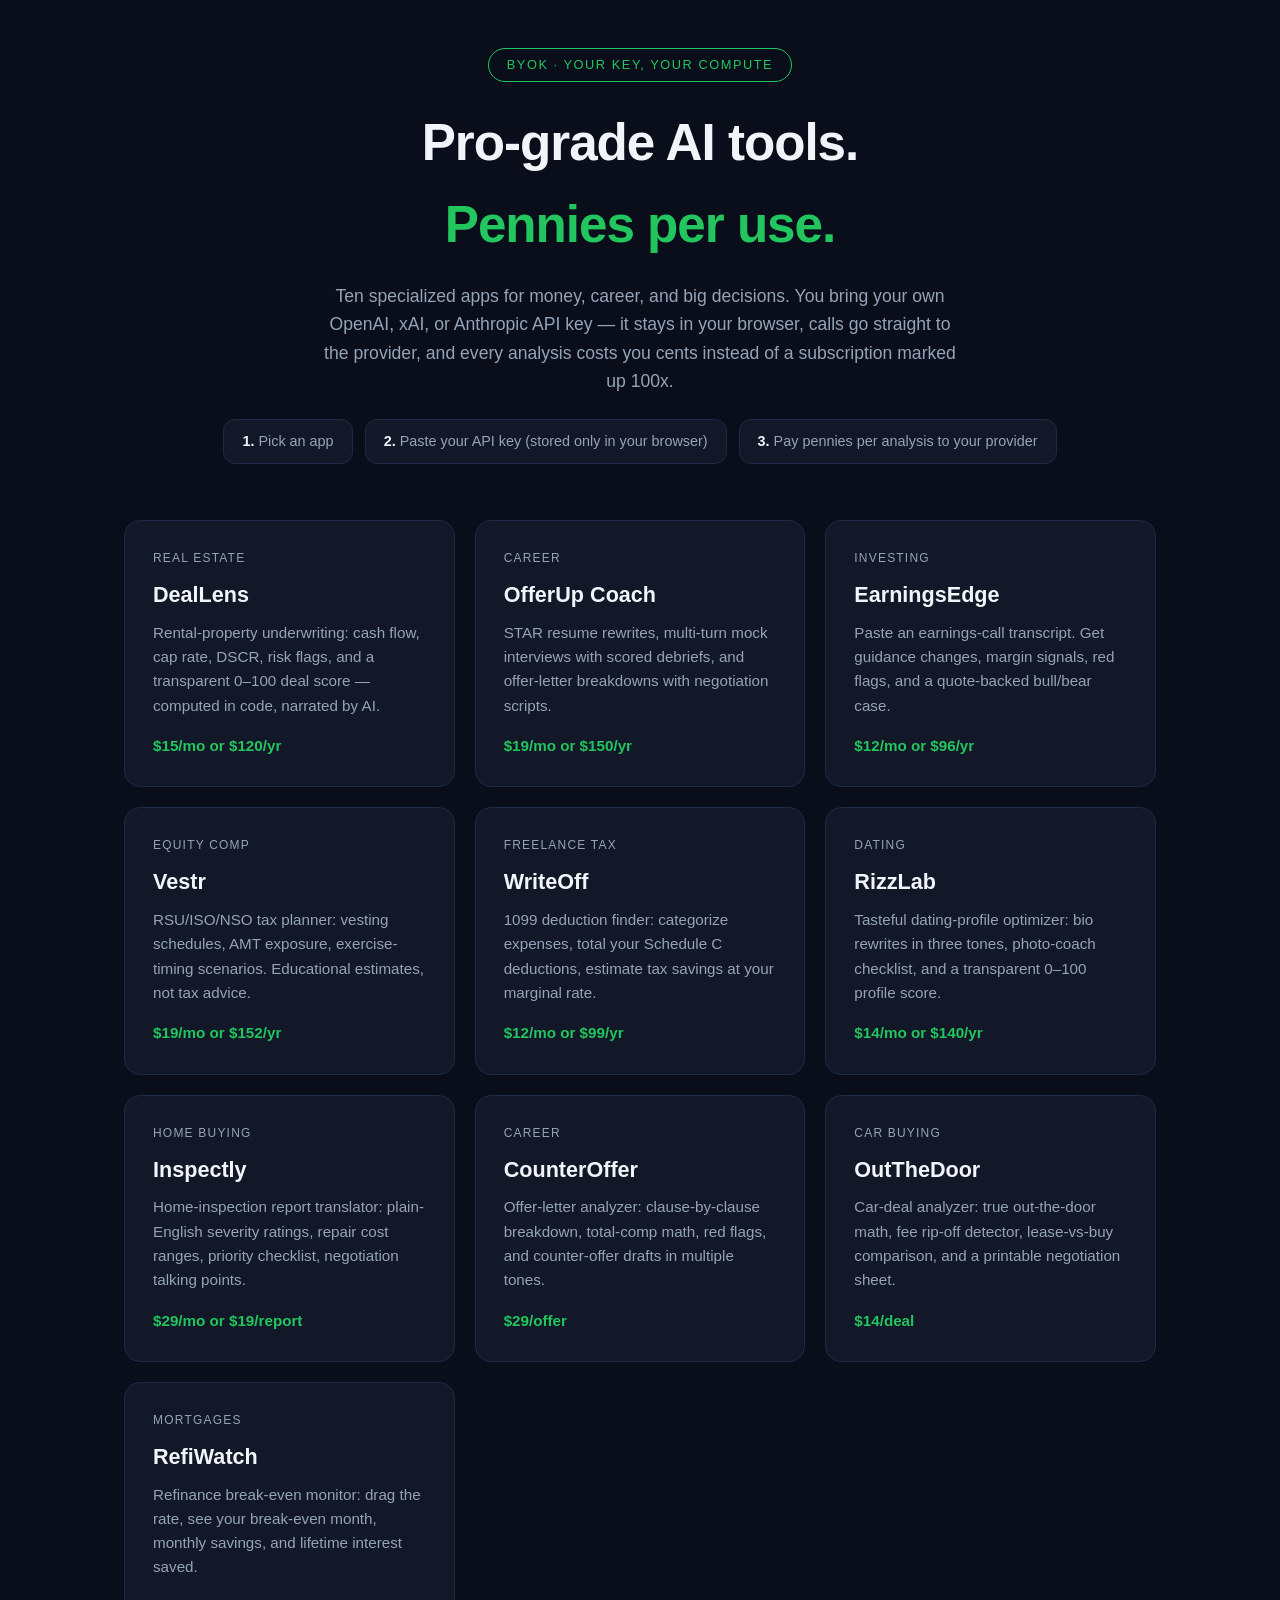
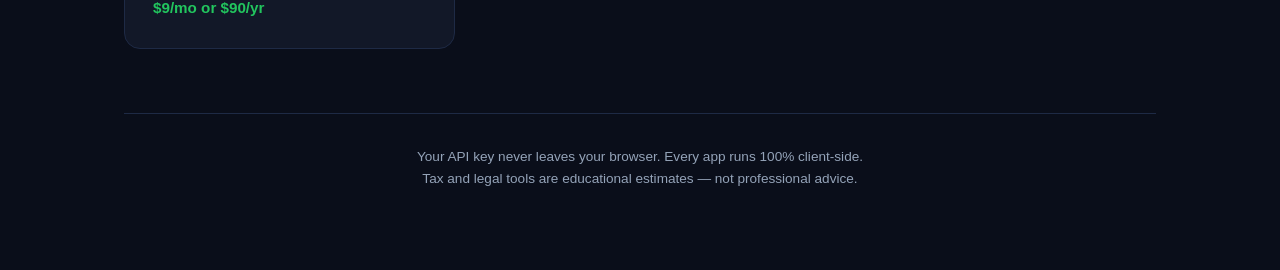
<file: index.html>
<!DOCTYPE html>
<html lang="en">
<head>
<meta charset="UTF-8">
<meta name="viewport" content="width=device-width, initial-scale=1.0">
<title>BYOK Apps — Pro-grade AI tools, your key, your compute</title>
<meta name="description" content="Ten specialized AI apps where you bring your own OpenAI, xAI, or Anthropic API key. No inference bill on us, pennies per use for you.">
<style>
  :root { --bg: #0a0e1a; --card: #121828; --border: #1e2a45; --fg: #f1f5f9; --muted: #94a3b8; --accent: #22c55e; }
  * { box-sizing: border-box; margin: 0; padding: 0; }
  body { background: var(--bg); color: var(--fg); font-family: -apple-system, BlinkMacSystemFont, "Segoe UI", Inter, sans-serif; line-height: 1.6; }
  .wrap { max-width: 1080px; margin: 0 auto; padding: 48px 24px 80px; }
  header { text-align: center; margin-bottom: 56px; }
  .pill { display: inline-block; border: 1px solid var(--accent); color: var(--accent); border-radius: 999px; padding: 6px 18px; font-size: .8rem; letter-spacing: .12em; margin-bottom: 20px; }
  h1 { font-size: clamp(2rem, 5vw, 3.2rem); font-weight: 800; letter-spacing: -0.02em; margin-bottom: 16px; }
  h1 span { color: var(--accent); }
  .sub { color: var(--muted); font-size: 1.1rem; max-width: 640px; margin: 0 auto 12px; }
  .how { display: flex; gap: 12px; justify-content: center; flex-wrap: wrap; margin-top: 24px; }
  .how div { background: var(--card); border: 1px solid var(--border); border-radius: 12px; padding: 10px 18px; font-size: .9rem; color: var(--muted); }
  .how b { color: var(--fg); }
  .grid { display: grid; grid-template-columns: repeat(auto-fill, minmax(300px, 1fr)); gap: 20px; margin-top: 48px; }
  .card { background: var(--card); border: 1px solid var(--border); border-radius: 16px; padding: 28px; text-decoration: none; color: inherit; transition: transform .15s, border-color .15s; display: flex; flex-direction: column; }
  .card:hover { transform: translateY(-4px); border-color: var(--accent); }
  .card h2 { font-size: 1.35rem; margin-bottom: 8px; }
  .card p { color: var(--muted); font-size: .95rem; flex: 1; margin-bottom: 16px; }
  .price { color: var(--accent); font-weight: 700; font-size: .95rem; }
  .tag { font-size: .75rem; color: var(--muted); text-transform: uppercase; letter-spacing: .1em; margin-bottom: 10px; }
  footer { text-align: center; color: var(--muted); font-size: .85rem; margin-top: 64px; border-top: 1px solid var(--border); padding-top: 32px; }
  footer a { color: var(--accent); }
</style>
</head>
<body>
<div class="wrap">
  <header>
    <div class="pill">BYOK &middot; YOUR KEY, YOUR COMPUTE</div>
    <h1>Pro-grade AI tools.<br><span>Pennies per use.</span></h1>
    <p class="sub">Ten specialized apps for money, career, and big decisions. You bring your own OpenAI, xAI, or Anthropic API key — it stays in your browser, calls go straight to the provider, and every analysis costs you cents instead of a subscription marked up 100x.</p>
    <div class="how">
      <div><b>1.</b> Pick an app</div>
      <div><b>2.</b> Paste your API key (stored only in your browser)</div>
      <div><b>3.</b> Pay pennies per analysis to your provider</div>
    </div>
  </header>
  <div class="grid">
    <a class="card" href="./deallens/"><div class="tag">Real estate</div><h2>DealLens</h2><p>Rental-property underwriting: cash flow, cap rate, DSCR, risk flags, and a transparent 0–100 deal score — computed in code, narrated by AI.</p><div class="price">$15/mo or $120/yr</div></a>
    <a class="card" href="./offerup-coach/"><div class="tag">Career</div><h2>OfferUp Coach</h2><p>STAR resume rewrites, multi-turn mock interviews with scored debriefs, and offer-letter breakdowns with negotiation scripts.</p><div class="price">$19/mo or $150/yr</div></a>
    <a class="card" href="./earningsedge/"><div class="tag">Investing</div><h2>EarningsEdge</h2><p>Paste an earnings-call transcript. Get guidance changes, margin signals, red flags, and a quote-backed bull/bear case.</p><div class="price">$12/mo or $96/yr</div></a>
    <a class="card" href="./vestr/"><div class="tag">Equity comp</div><h2>Vestr</h2><p>RSU/ISO/NSO tax planner: vesting schedules, AMT exposure, exercise-timing scenarios. Educational estimates, not tax advice.</p><div class="price">$19/mo or $152/yr</div></a>
    <a class="card" href="./writeoff/"><div class="tag">Freelance tax</div><h2>WriteOff</h2><p>1099 deduction finder: categorize expenses, total your Schedule C deductions, estimate tax savings at your marginal rate.</p><div class="price">$12/mo or $99/yr</div></a>
    <a class="card" href="./rizzlab/"><div class="tag">Dating</div><h2>RizzLab</h2><p>Tasteful dating-profile optimizer: bio rewrites in three tones, photo-coach checklist, and a transparent 0–100 profile score.</p><div class="price">$14/mo or $140/yr</div></a>
    <a class="card" href="./inspectly/"><div class="tag">Home buying</div><h2>Inspectly</h2><p>Home-inspection report translator: plain-English severity ratings, repair cost ranges, priority checklist, negotiation talking points.</p><div class="price">$29/mo or $19/report</div></a>
    <a class="card" href="./counteroffer/"><div class="tag">Career</div><h2>CounterOffer</h2><p>Offer-letter analyzer: clause-by-clause breakdown, total-comp math, red flags, and counter-offer drafts in multiple tones.</p><div class="price">$29/offer</div></a>
    <a class="card" href="./outthedoor/"><div class="tag">Car buying</div><h2>OutTheDoor</h2><p>Car-deal analyzer: true out-the-door math, fee rip-off detector, lease-vs-buy comparison, and a printable negotiation sheet.</p><div class="price">$14/deal</div></a>
    <a class="card" href="./refiwatch/"><div class="tag">Mortgages</div><h2>RefiWatch</h2><p>Refinance break-even monitor: drag the rate, see your break-even month, monthly savings, and lifetime interest saved.</p><div class="price">$9/mo or $90/yr</div></a>
  </div>
  <footer>
    <p>Your API key never leaves your browser. Every app runs 100% client-side.<br>Tax and legal tools are educational estimates — not professional advice.</p>
  </footer>
</div>
</body>
</html>
</file>
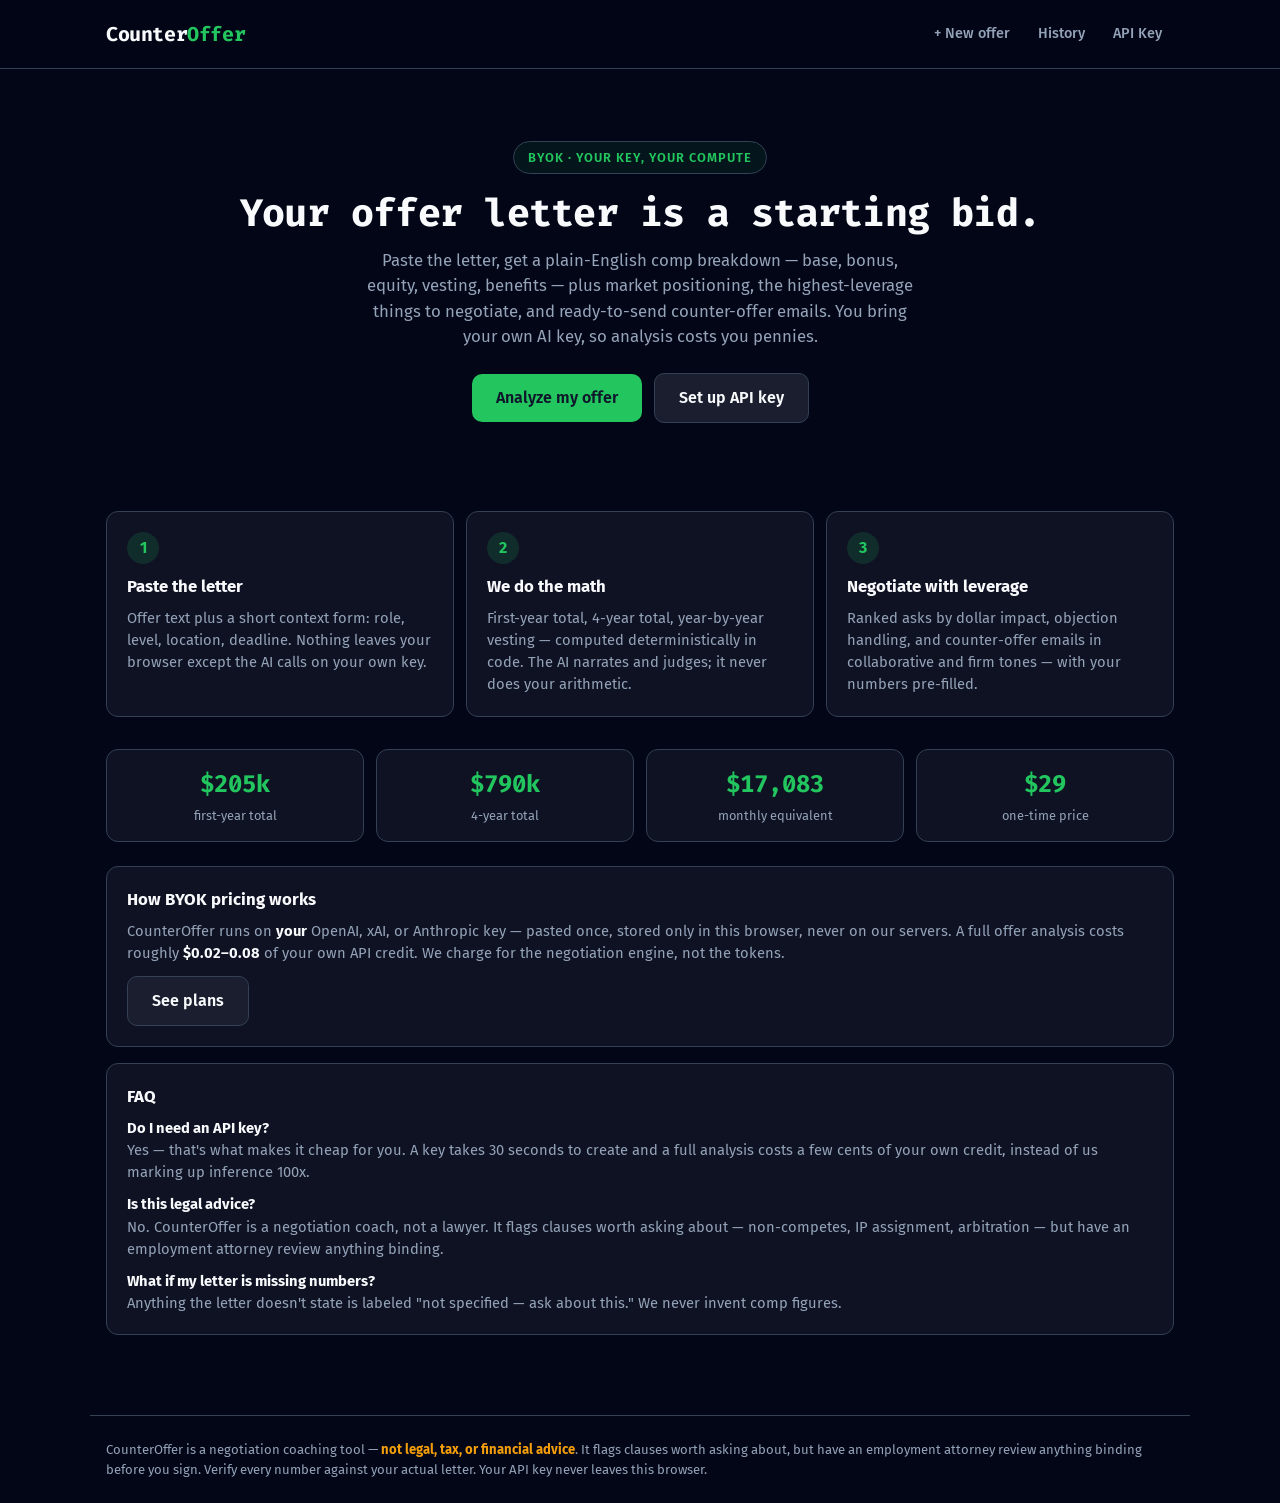
<file: counteroffer/index.html>
<!DOCTYPE html>
<html lang="en">
<head>
<meta charset="UTF-8">
<meta name="viewport" content="width=device-width, initial-scale=1.0">
<title>CounterOffer — Know what your offer is really worth before you sign</title>
<meta name="description" content="BYOK offer-letter analyzer. Your API key, your compute — comp breakdown, vesting math, negotiation leverage, and counter-offer drafts.">
<link rel="stylesheet" href="styles.css">
</head>
<body>

<header class="app-header no-print">
  <div class="header-inner">
    <a class="logo" href="#/" data-nav="landing">Counter<span>Offer</span></a>
    <nav class="nav" aria-label="Main">
      <button data-nav="new">+ New offer</button>
      <button data-nav="history">History</button>
      <button data-nav="setup">API Key</button>
    </nav>
  </div>
</header>

<main>
  <!-- ============ LANDING ============ -->
  <section class="view" id="view-landing" aria-label="Welcome">
    <div class="hero">
      <span class="kicker">BYOK &middot; your key, your compute</span>
      <h1>Your offer letter is a starting bid.</h1>
      <p class="lead">Paste the letter, get a plain-English comp breakdown — base, bonus, equity, vesting, benefits — plus market positioning, the highest-leverage things to negotiate, and ready-to-send counter-offer emails. You bring your own AI key, so analysis costs you pennies.</p>
      <p style="margin-top:8px">
        <button class="btn" data-nav="new">Analyze my offer</button>
        <button class="btn secondary" data-nav="setup" style="margin-left:8px">Set up API key</button>
      </p>
    </div>

    <div class="steps">
      <div class="step"><span class="n">1</span><h3>Paste the letter</h3><p>Offer text plus a short context form: role, level, location, deadline. Nothing leaves your browser except the AI calls on your own key.</p></div>
      <div class="step"><span class="n">2</span><h3>We do the math</h3><p>First-year total, 4-year total, year-by-year vesting — computed deterministically in code. The AI narrates and judges; it never does your arithmetic.</p></div>
      <div class="step"><span class="n">3</span><h3>Negotiate with leverage</h3><p>Ranked asks by dollar impact, objection handling, and counter-offer emails in collaborative and firm tones — with your numbers pre-filled.</p></div>
    </div>

    <div class="sample-strip" aria-label="Sample output">
      <div class="stat"><div class="v">$205k</div><div class="l">first-year total</div></div>
      <div class="stat"><div class="v">$790k</div><div class="l">4-year total</div></div>
      <div class="stat"><div class="v">$17,083</div><div class="l">monthly equivalent</div></div>
      <div class="stat"><div class="v">$29</div><div class="l">one-time price</div></div>
    </div>

    <div class="card">
      <h3>How BYOK pricing works</h3>
      <p style="color:var(--muted-fg);font-size:.92rem">CounterOffer runs on <strong style="color:var(--fg)">your</strong> OpenAI, xAI, or Anthropic key — pasted once, stored only in this browser, never on our servers. A full offer analysis costs roughly <strong style="color:var(--fg)">$0.02–0.08</strong> of your own API credit. We charge for the negotiation engine, not the tokens.</p>
      <p style="margin-top:12px"><button class="btn secondary" data-nav="pricing">See plans</button></p>
    </div>

    <div class="card">
      <h3>FAQ</h3>
      <p style="font-size:.92rem;margin-bottom:10px"><strong>Do I need an API key?</strong><br><span style="color:var(--muted-fg)">Yes — that's what makes it cheap for you. A key takes 30 seconds to create and a full analysis costs a few cents of your own credit, instead of us marking up inference 100x.</span></p>
      <p style="font-size:.92rem;margin-bottom:10px"><strong>Is this legal advice?</strong><br><span style="color:var(--muted-fg)">No. CounterOffer is a negotiation coach, not a lawyer. It flags clauses worth asking about — non-competes, IP assignment, arbitration — but have an employment attorney review anything binding.</span></p>
      <p style="font-size:.92rem"><strong>What if my letter is missing numbers?</strong><br><span style="color:var(--muted-fg)">Anything the letter doesn't state is labeled "not specified — ask about this." We never invent comp figures.</span></p>
    </div>
  </section>

  <!-- ============ SETUP ============ -->
  <section class="view" id="view-setup" aria-label="API key setup">
    <h1>Bring your own key</h1>
    <p class="lead" style="margin-bottom:20px">Pick a provider, paste a key. It stays in this browser's local storage — it is never sent to our servers. Every AI call goes straight from your browser to the provider.</p>

    <div class="notice">New to API keys? <a href="https://platform.openai.com/api-keys" target="_blank" rel="noopener">OpenAI keys</a> &middot; <a href="https://console.x.ai" target="_blank" rel="noopener">xAI console</a> &middot; <a href="https://console.anthropic.com" target="_blank" rel="noopener">Anthropic console</a> &middot; <a href="https://aistudio.google.com/apikey" target="_blank" rel="noopener">Google AI Studio</a>. Set a small spend limit (e.g. $5) on your provider account.</div>
    <div class="notice warn" id="anthropic-note" hidden>Heads up: Anthropic's API sometimes blocks direct browser calls (CORS). If the key test fails below, OpenAI or xAI will work fine — or run Anthropic through a tiny proxy.</div>

    <div class="card">
      <div class="provider-cards" role="radiogroup" aria-label="Provider">
        <label class="provider" data-provider="openai">
          <input type="radio" name="provider" value="openai" checked>
          <strong>OpenAI</strong><small>gpt-4o-mini default &middot; ~$0.02–0.05/offer</small>
        </label>
        <label class="provider" data-provider="xai">
          <input type="radio" name="provider" value="xai">
          <strong>xAI</strong><small>grok-3-mini default &middot; ~$0.02–0.05/offer</small>
        </label>
        <label class="provider" data-provider="anthropic">
          <input type="radio" name="provider" value="anthropic">
          <strong>Anthropic</strong><small>haiku default &middot; ~$0.03–0.08/offer</small>
        </label>
        <label class="provider" data-provider="gemini">
          <input type="radio" name="provider" value="gemini">
          <strong>Gemini</strong><small>gemini-3.5-flash-lite default &middot; ~$0.03–0.08/offer</small>
        </label>
      </div>

      <div class="field">
        <label for="api-key">API key</label>
        <input type="password" id="api-key" placeholder="sk-..." autocomplete="off" spellcheck="false">
        <p class="tip">Stored only in this browser (localStorage). Clear it anytime below.</p>
      </div>

      <div class="field">
        <label for="model">Model <span class="hint">(editable — use what you like)</span></label>
        <input type="text" id="model" value="gpt-4o-mini" spellcheck="false">
        <p class="tip" id="model-hint">Mini-class models are plenty for extraction and coaching copy, at cents per offer.</p>
      </div>

      <div class="field">
        <label class="compare-check"><input type="checkbox" id="flagship-toggle"> Use flagship model for sharper negotiation copy <span class="hint">(costs more per offer)</span></label>
      </div>

      <p>
        <button class="btn" id="test-key-btn">Test key</button>
        <button class="btn secondary" id="save-key-btn" style="margin-left:8px">Save key</button>
      </p>
      <p class="error" id="key-error" role="alert"></p>
      <p class="success" id="key-success" role="status"></p>

      <p style="margin-top:16px"><button class="btn danger-ghost" id="clear-key-btn">Remove saved key</button></p>
      <p class="tip" id="spend-note" style="margin-top:12px"></p>
    </div>
  </section>

  <!-- ============ NEW OFFER ============ -->
  <section class="view" id="view-new" aria-label="New offer">
    <h1>New offer analysis</h1>
    <p class="lead" style="margin-bottom:20px">Paste the offer letter, add context. The math runs in code; the AI extracts, positions, and drafts — on your key.</p>

    <div class="notice warn" id="no-key-notice" hidden>You haven't saved an API key yet — the comp math needs extracted numbers from the AI, so set one up first. <a href="#/setup" data-nav="setup">Set it up</a> (30 seconds).</div>

    <form id="offer-form" novalidate>
      <div class="card">
        <h3>Offer letter</h3>
        <div class="field">
          <label for="offer-letter">Paste the full letter or email <span class="hint">(plain text — names and companies stay in your browser)</span></label>
          <textarea id="offer-letter" rows="10" placeholder="Dear Alex,&#10;&#10;We are pleased to offer you the position of Senior Software Engineer..."></textarea>
        </div>
      </div>

      <div class="card">
        <h3>Context <span class="hint" style="font-weight:400">(sharpens market positioning)</span></h3>
        <div class="grid2">
          <div class="field"><label for="c-role">Role title</label><input id="c-role" placeholder="Senior Software Engineer"></div>
          <div class="field"><label for="c-level">Level / seniority</label>
            <select id="c-level">
              <option value="entry">Entry (0–2 yrs)</option>
              <option value="mid" selected>Mid (2–5 yrs)</option>
              <option value="senior">Senior (5–8 yrs)</option>
              <option value="staff">Staff / Principal (8+ yrs)</option>
              <option value="manager">Manager</option>
              <option value="exec">Director / Exec</option>
            </select>
          </div>
          <div class="field"><label for="c-stage">Company stage</label>
            <select id="c-stage">
              <option value="startup">Startup (seed–Series B)</option>
              <option value="growth" selected>Growth (Series C+ / late-stage)</option>
              <option value="public">Public company</option>
              <option value="nonprofit">Nonprofit / gov</option>
            </select>
          </div>
          <div class="field"><label for="c-location">City or remote</label><input id="c-location" placeholder="Austin, TX (or Remote)"></div>
          <div class="field"><label for="c-yoe">Years of experience</label><input id="c-yoe" type="number" min="0" max="50" placeholder="6"></div>
          <div class="field"><label for="c-current">Current total comp ($/yr) <span class="hint">(optional)</span></label><input id="c-current" type="number" min="0" placeholder="175000"></div>
          <div class="field"><label for="c-deadline">Offer deadline <span class="hint">(for the countdown)</span></label><input id="c-deadline" type="date"></div>
        </div>
      </div>

      <p><button type="submit" class="btn block" id="analyze-btn">Analyze this offer</button></p>
      <p class="error" id="form-error" role="alert"></p>
      <p class="tip">This runs 3 AI calls on your key (extract → analyze → drafts), roughly $0.02–0.08 total on mini-class models.</p>
    </form>
  </section>

  <!-- ============ RESULTS ============ -->
  <section class="view" id="view-results" aria-label="Results">
    <div id="results-content"></div>
    <p class="no-print" style="margin-top:16px;display:flex;gap:8px;flex-wrap:wrap">
      <button class="btn" id="to-drafts-btn">Counter-offer drafts</button>
      <button class="btn secondary" id="print-btn">Export PDF (print)</button>
      <button class="btn secondary" data-nav="new">New offer</button>
      <button class="btn secondary" data-nav="history">History</button>
    </p>
  </section>

  <!-- ============ DRAFTS ============ -->
  <section class="view" id="view-drafts" aria-label="Counter-offer drafts">
    <h1>Counter-offer drafts</h1>
    <p class="lead" style="margin-bottom:16px">Numbers pre-filled from your analysis. Copy, tweak, send. Never adversarial, never bluffing.</p>
    <div class="tabs no-print" role="tablist" aria-label="Draft tones">
      <button class="tab active" data-draft="collaborative" role="tab">Collaborative</button>
      <button class="tab" data-draft="firm" role="tab">Firm</button>
      <button class="tab" data-draft="extension" role="tab">Extension request</button>
      <button class="tab" data-draft="phone" role="tab">Phone script</button>
    </div>
    <div id="drafts-content"></div>
    <p class="no-print" style="margin-top:16px"><button class="btn secondary" data-nav="results" id="back-results-btn">Back to analysis</button></p>
  </section>

  <!-- ============ HISTORY ============ -->
  <section class="view" id="view-history" aria-label="History">
    <h1>Saved offers</h1>
    <p class="lead" style="margin-bottom:16px">Everything lives in this browser. Re-open any analysis, or export your data.</p>
    <p class="no-print" style="margin-bottom:16px;display:flex;gap:8px;flex-wrap:wrap">
      <button class="btn secondary" id="export-btn">Export JSON</button>
      <button class="btn secondary" id="import-btn">Import JSON</button>
      <input type="file" id="import-file" accept="application/json" hidden>
    </p>
    <div id="history-list"></div>
  </section>

  <!-- ============ PRICING ============ -->
  <section class="view" id="view-pricing" aria-label="Pricing">
    <h1>Pricing</h1>
    <p class="lead" style="margin-bottom:20px">A 5% bump on a $150k offer is $7,500 a year. This costs less than half a percent of the raise you're about to ask for.</p>
    <div class="steps">
      <div class="step"><h3>Single offer</h3><p style="font-size:1.6rem;font-weight:700;color:var(--fg)">$29<span style="font-size:.9rem;color:var(--muted-fg)"> one-time</span></p><p>Full analysis, negotiation plan, all email drafts. You decide in two weeks — a subscription would be silly.</p></div>
      <div class="step"><h3>Career mode</h3><p style="font-size:1.6rem;font-weight:700;color:var(--fg)">$49<span style="font-size:.9rem;color:var(--muted-fg)">/mo</span></p><p>Unlimited offers, interview prep, raise scripts, annual comp reviews. <span style="color:var(--muted-fg)">Coming soon.</span></p></div>
      <div class="step"><h3>Key cost</h3><p style="font-size:1.6rem;font-weight:700;color:var(--fg)">~$0.05<span style="font-size:.9rem;color:var(--muted-fg)">/offer</span></p><p>AI compute runs on your own API key — cents per analysis, billed by your provider.</p></div>
    </div>
    <div class="notice">Billing isn't wired in this MVP build — checkout arrives with launch. The app is fully usable now with your own key.</div>
  </section>
</main>

<footer class="site no-print">
  <p>CounterOffer is a negotiation coaching tool — <strong>not legal, tax, or financial advice</strong>. It flags clauses worth asking about, but have an employment attorney review anything binding before you sign. Verify every number against your actual letter. Your API key never leaves this browser.</p>
</footer>

<script src="app.js"></script>
</body>
</html>
</file>
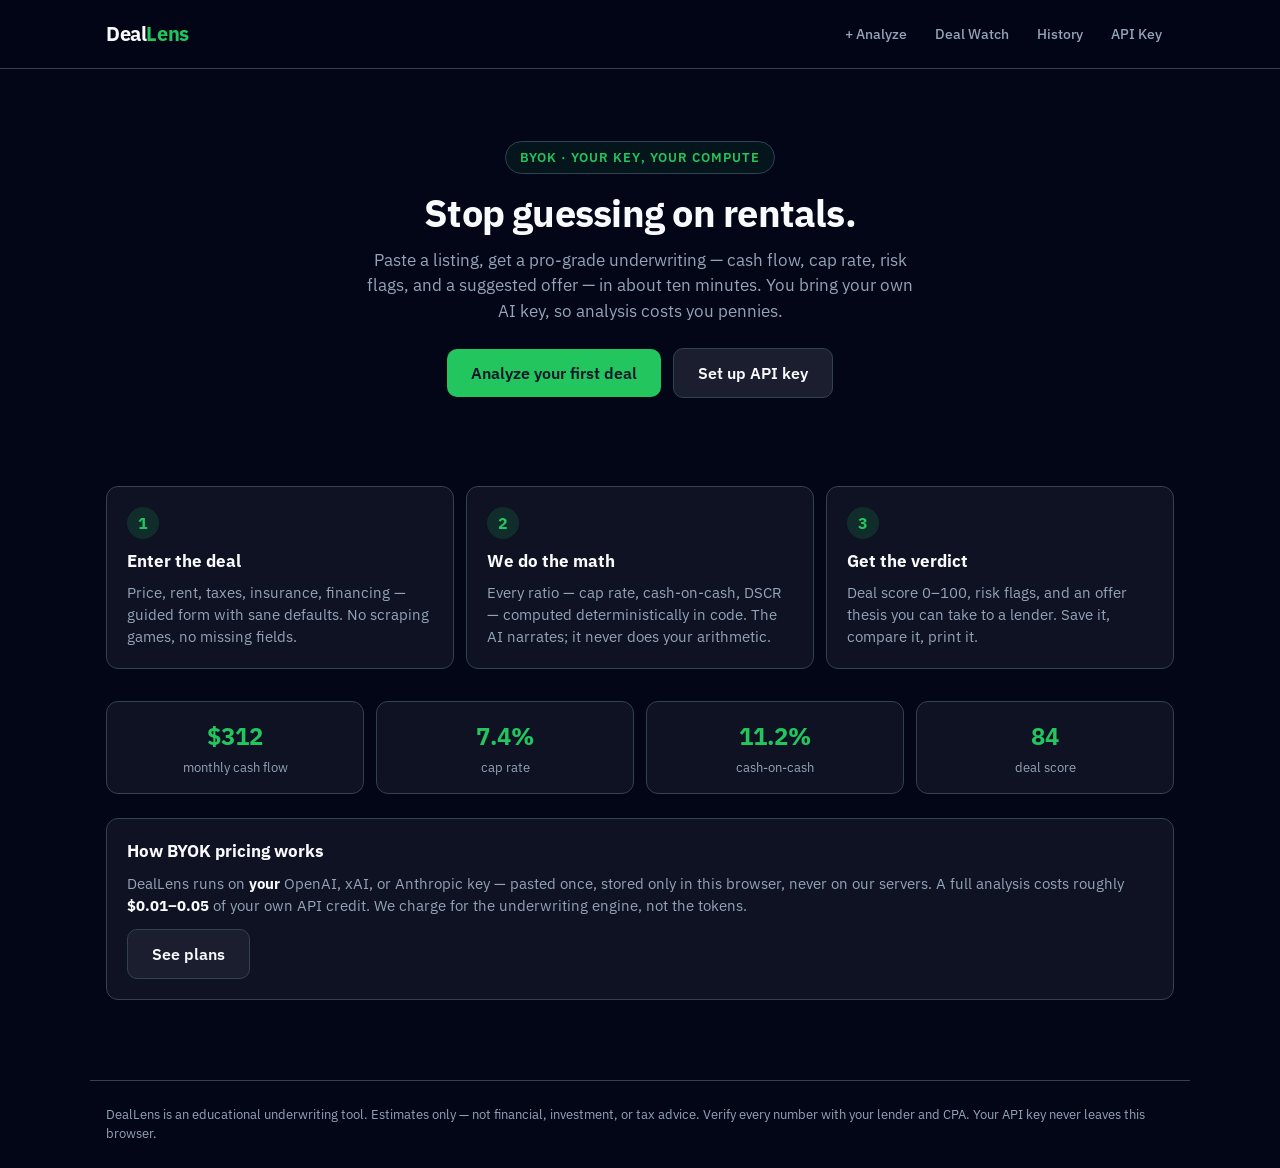
<file: deallens/index.html>
<!DOCTYPE html>
<html lang="en">
<head>
<meta charset="UTF-8">
<meta name="viewport" content="width=device-width, initial-scale=1.0">
<title>DealLens — Underwrite any rental deal in 10 minutes</title>
<meta name="description" content="BYOK rental deal analyzer. Your API key, your compute — pro-grade underwriting with zero inference cost to us.">
<link rel="stylesheet" href="styles.css">
</head>
<body>

<header class="app-header no-print">
  <div class="header-inner">
    <a class="logo" href="#/" data-nav="landing">Deal<span>Lens</span></a>
    <nav class="nav" aria-label="Main">
      <button data-nav="new">+ Analyze</button>
      <button data-nav="watch">Deal Watch</button>
      <button data-nav="history">History</button>
      <button data-nav="setup">API Key</button>
    </nav>
  </div>
</header>

<main>
  <!-- ============ LANDING ============ -->
  <section class="view" id="view-landing" aria-label="Welcome">
    <div class="hero">
      <span class="kicker">BYOK &middot; your key, your compute</span>
      <h1>Stop guessing on rentals.</h1>
      <p class="lead">Paste a listing, get a pro-grade underwriting — cash flow, cap rate, risk flags, and a suggested offer — in about ten minutes. You bring your own AI key, so analysis costs you pennies.</p>
      <p style="margin-top:8px">
        <button class="btn" data-nav="new">Analyze your first deal</button>
        <button class="btn secondary" data-nav="setup" style="margin-left:8px">Set up API key</button>
      </p>
    </div>

    <div class="steps">
      <div class="step"><span class="n">1</span><h3>Enter the deal</h3><p>Price, rent, taxes, insurance, financing — guided form with sane defaults. No scraping games, no missing fields.</p></div>
      <div class="step"><span class="n">2</span><h3>We do the math</h3><p>Every ratio — cap rate, cash-on-cash, DSCR — computed deterministically in code. The AI narrates; it never does your arithmetic.</p></div>
      <div class="step"><span class="n">3</span><h3>Get the verdict</h3><p>Deal score 0–100, risk flags, and an offer thesis you can take to a lender. Save it, compare it, print it.</p></div>
    </div>

    <div class="sample-strip" aria-label="Sample output">
      <div class="stat"><div class="v">$312</div><div class="l">monthly cash flow</div></div>
      <div class="stat"><div class="v">7.4%</div><div class="l">cap rate</div></div>
      <div class="stat"><div class="v">11.2%</div><div class="l">cash-on-cash</div></div>
      <div class="stat"><div class="v">84</div><div class="l">deal score</div></div>
    </div>

    <div class="card">
      <h3>How BYOK pricing works</h3>
      <p style="color:var(--muted-fg);font-size:.92rem">DealLens runs on <strong style="color:var(--fg)">your</strong> OpenAI, xAI, or Anthropic key — pasted once, stored only in this browser, never on our servers. A full analysis costs roughly <strong style="color:var(--fg)">$0.01–0.05</strong> of your own API credit. We charge for the underwriting engine, not the tokens.</p>
      <p style="margin-top:12px"><button class="btn secondary" data-nav="pricing">See plans</button></p>
    </div>
  </section>

  <!-- ============ SETUP ============ -->
  <section class="view" id="view-setup" aria-label="API key setup">
    <h1>Bring your own key</h1>
    <p class="lead" style="margin-bottom:20px">Pick a provider, paste a key. It stays in this browser's local storage — it is never sent to our servers. Every AI call goes straight from your browser to the provider.</p>

    <div class="notice">New to API keys? <a href="https://platform.openai.com/api-keys" target="_blank" rel="noopener">OpenAI keys</a> &middot; <a href="https://console.x.ai" target="_blank" rel="noopener">xAI console</a> &middot; <a href="https://console.anthropic.com" target="_blank" rel="noopener">Anthropic console</a> &middot; <a href="https://aistudio.google.com/apikey" target="_blank" rel="noopener">Google AI Studio</a>. Set a small spend limit (e.g. $5) on your provider account.</div>
    <div class="notice warn" id="anthropic-note" hidden>Heads up: Anthropic's API sometimes blocks direct browser calls (CORS). If the key test fails below, OpenAI or xAI will work fine — or run Anthropic through a tiny proxy.</div>

    <div class="card">
      <div class="provider-cards" role="radiogroup" aria-label="Provider">
        <label class="provider" data-provider="openai">
          <input type="radio" name="provider" value="openai" checked>
          <strong>OpenAI</strong><small>gpt-4o-mini default &middot; ~$0.01/analysis</small>
        </label>
        <label class="provider" data-provider="xai">
          <input type="radio" name="provider" value="xai">
          <strong>xAI</strong><small>grok-3-mini default &middot; ~$0.01/analysis</small>
        </label>
        <label class="provider" data-provider="anthropic">
          <input type="radio" name="provider" value="anthropic">
          <strong>Anthropic</strong><small>haiku default &middot; ~$0.02/analysis</small>
        </label>
        <label class="provider" data-provider="gemini">
          <input type="radio" name="provider" value="gemini">
          <strong>Gemini</strong><small>gemini-3.5-flash-lite default &middot; ~$0.01/analysis</small>
        </label>
      </div>

      <div class="field">
        <label for="api-key">API key</label>
        <input type="password" id="api-key" placeholder="sk-..." autocomplete="off" spellcheck="false">
        <p class="tip">Stored only in this browser (localStorage). Clear it anytime in Settings below.</p>
      </div>

      <div class="field">
        <label for="model">Model <span class="hint">(editable — use what you like)</span></label>
        <input type="text" id="model" value="gpt-4o-mini" spellcheck="false">
        <p class="tip" id="model-hint">Mini-class models are plenty for structured underwriting and cost fractions of a cent per analysis.</p>
      </div>

      <p>
        <button class="btn" id="test-key-btn">Test key</button>
        <button class="btn secondary" id="save-key-btn" style="margin-left:8px">Save key</button>
      </p>
      <p class="error" id="key-error" role="alert"></p>
      <p class="success" id="key-success" role="status"></p>

      <p style="margin-top:16px"><button class="btn danger-ghost" id="clear-key-btn">Remove saved key</button></p>
    </div>

    <div class="card" style="margin-top:16px">
      <h3>Property data — RentCast <span class="hint" style="font-weight:400;color:var(--muted-fg)">(opt-in listing pulls)</span></h3>
      <p class="tip">A free RentCast key lets DealLens pull price, beds/baths, sqft, year built, last sale, days on market, value &amp; rent estimates, and photos straight from a pasted listing link — no Ziggy middleman. <a href="https://app.rentcast.io/" target="_blank" rel="noopener">Get a free key</a>.</p>
      <p class="tip">Free tier: 50 lookups/month &middot; each listing pull uses ~4 &middot; the key stays in this browser only.</p>
      <p class="tip" id="rc-usage" aria-live="polite"></p>
      <div class="field">
        <label for="rc-key">RentCast API key</label>
        <input type="password" id="rc-key" placeholder="Paste your RentCast key" autocomplete="off" spellcheck="false">
      </div>
      <p>
        <button class="btn" id="rc-save-btn">Save key</button>
        <button class="btn secondary" id="rc-clear-btn" style="margin-left:8px">Remove key</button>
      </p>
      <p class="error" id="rc-error" role="alert"></p>
      <p class="success" id="rc-success" role="status"></p>
    </div>
  </section>

  <!-- ============ NEW ANALYSIS ============ -->
  <section class="view" id="view-new" aria-label="New analysis">
    <div class="new-head no-print">
      <div>
        <h1>New deal analysis</h1>
        <p class="lead" style="margin-bottom:0">Pick a strategy, enter what you know. Defaults are national medians.</p>
      </div>
      <button class="btn secondary" data-reset id="top-reset-btn">New Analysis (reset)</button>
    </div>

    <div class="notice warn" id="no-key-notice" hidden>You haven't saved an API key yet — the math will still run, but the AI narrative needs one. <a href="#/setup" data-nav="setup">Set it up</a> (30 seconds).</div>
    <div class="notice" id="shared-notice" hidden></div>

    <div class="card no-print" id="link-intake-card">
      <h3>DealLens agent <span class="hint" style="font-weight:400;color:var(--muted-fg)">— drop a link, pick loan + strategy, done</span></h3>
      <div class="url-row">
        <input id="f-listingurl" type="url" placeholder="https://www.zillow.com/homedetails/…" autocomplete="off" spellcheck="false" style="flex:1">
        <button type="button" class="btn" id="listingurl-pull">Parse</button>
      </div>
      <p class="tip" id="listingurl-msg" role="status"></p>

      <div id="agent-flow" hidden>
        <p class="agent-head" id="agent-head"></p>
        <p class="tip" id="agent-found"></p>

        <div class="field">
          <label>Loan type</label>
          <div class="radio-group" id="agent-loans" role="radiogroup" aria-label="Loan type"></div>
        </div>
        <div class="field">
          <label>Strategy</label>
          <div class="radio-group" id="agent-strats" role="radiogroup" aria-label="Strategy"></div>
        </div>

        <p class="tip" style="margin-top:4px">Price + rent are the only two things no free source has — everything else the agent gathers.</p>
        <div class="grid2" id="agent-inputs-buy">
          <div class="field"><label for="a-price">Purchase price ($)</label><input id="a-price" type="number" min="1" placeholder="200000"></div>
          <div class="field"><label for="a-rent">Monthly rent ($)</label><input id="a-rent" type="number" min="0" placeholder="1800"></div>
        </div>
        <div class="grid2" id="agent-inputs-flip" hidden>
          <div class="field"><label for="a-fprice">Purchase price ($)</label><input id="a-fprice" type="number" min="1" placeholder="200000"></div>
          <div class="field"><label for="a-arv">After-repair value ($)</label><input id="a-arv" type="number" min="0" placeholder="330000"></div>
          <div class="field"><label for="a-rehab">Rehab budget ($)</label><input id="a-rehab" type="number" min="0" placeholder="60000"></div>
        </div>
        <div class="grid2" id="agent-inputs-build" hidden>
          <div class="field"><label for="a-land">Land cost ($)</label><input id="a-land" type="number" min="0" placeholder="60000"></div>
          <div class="field"><label for="a-buildcost">Build cost ($)</label><input id="a-buildcost" type="number" min="0" placeholder="220000"></div>
          <div class="field"><label for="a-barv">Finished value — ARV ($)</label><input id="a-barv" type="number" min="0" placeholder="350000"></div>
        </div>

        <p><button type="button" class="btn block" id="agent-run">Run analysis</button></p>
        <p class="error" id="agent-error" role="alert"></p>

        <div id="agent-intel" style="margin-top:8px"></div>
        <p id="agent-ziggy-row" hidden style="margin-top:8px">
          <button type="button" class="btn secondary" id="agent-nativeread" hidden>Read the listing page</button>
          <button type="button" class="btn secondary" id="agent-ziggy">Pull full listing via Ziggy</button>
          <span class="tip" id="agent-ziggy-hint"></span>
        </p>
        <p class="tip" id="agent-read-status" hidden></p>
      </div>
    </div>

    <div class="strat-tabs no-print" role="tablist" aria-label="Strategy">
      <button type="button" class="strat-tab on" data-strategy="buy" role="tab" aria-selected="true">Buy &amp; Hold</button>
      <button type="button" class="strat-tab" data-strategy="flip" role="tab" aria-selected="false">Rehab Flip</button>
      <button type="button" class="strat-tab" data-strategy="build" role="tab" aria-selected="false">New Build</button>
    </div>

    <form id="deal-form" novalidate>
      <div class="card" data-modes="buy flip">
        <h3>Property</h3>
        <div class="grid2">
          <div class="field"><label for="f-name">Label</label><input id="f-name" placeholder="Duplex near downtown"></div>
          <div class="field"><label for="f-addr">Street address <span class="hint">(unlocks parcel / map / listing links)</span></label><input id="f-addr" placeholder="123 Main St, Fort Pierce, FL 34950" autocomplete="off"></div>
          <div class="field"><label for="f-price">Purchase price ($)</label><input id="f-price" type="number" min="1" required placeholder="200000"></div>
          <div class="field" data-modes="buy"><label for="f-rent">Monthly rent ($)</label><input id="f-rent" type="number" min="0" placeholder="1800"><p class="tip" id="f-rent-rc-hint" hidden></p></div>
          <div class="field"><label for="f-beds">Beds / baths <span class="hint">(optional)</span></label><input id="f-beds" placeholder="3 / 2"></div>
        </div>
      </div>

      <div class="card" data-modes="buy flip build">
        <h3>Property intel <span class="hint" style="font-weight:400;color:var(--muted-fg)">(free public sources — nothing auto-fetched)</span></h3>
        <div class="grid2">
          <div class="field"><label for="f-dom">Days on market</label><input id="f-dom" type="number" min="0" placeholder="21"></div>
          <div class="field"><label for="f-lastsaledate">Last sale date</label><input id="f-lastsaledate" type="date"></div>
          <div class="field"><label for="f-lastsaleprice">Last sale price ($)</label><input id="f-lastsaleprice" type="number" min="0" placeholder="150000"></div>
          <div class="field"><label for="f-yearbuilt">Year built</label><input id="f-yearbuilt" type="number" min="1700" max="2030" placeholder="1985"></div>
          <div class="field"><label for="f-sqft">Square feet</label><input id="f-sqft" type="number" min="0" placeholder="1400"></div>
          <div class="field"><label for="f-listnote">List price history <span class="hint">(optional note)</span></label><input id="f-listnote" placeholder="Listed 210k → cut to 195k after 30 days"></div>
        </div>
        <p class="tip" id="intel-links-hint">Enter the street address above to get parcel, map, and listing deep-links.</p>
        <div class="field"><label for="f-photos">Photos <span class="hint">(up to 6 — kept for this session only)</span> <span id="photo-count" class="tip">0 / 6</span></label>
          <input id="f-photos" type="file" accept="image/*" multiple>
        </div>
        <div class="field"><label for="f-photourl">…or paste an image URL</label>
          <div class="url-row"><input id="f-photourl" type="url" placeholder="https://…"><button type="button" class="btn secondary" id="photourl-add">Add</button></div>
        </div>
        <div class="photo-strip" id="photo-gallery" aria-live="polite"></div>
      </div>

      <div class="card" data-modes="buy flip">
        <h3>Financing</h3>
        <div class="grid2">
          <div class="field"><label for="f-loantype">Loan type</label>
            <select id="f-loantype">
              <option value="conventional" selected>Conventional</option>
              <option value="fha">FHA</option>
              <option value="va">VA</option>
              <option value="dscr">DSCR investor loan</option>
              <option value="seller">Seller financing</option>
              <option value="cash">Cash (no loan)</option>
            </select>
            <p class="tip" id="loan-note"></p>
          </div>
          <div class="field" data-modes="buy flip"><label>&nbsp;</label><p class="tip" id="cash-note" hidden>Cash purchase — cash flow equals NOI and DSCR does not apply.</p></div>
        </div>
        <div class="grid2" id="fin-debt-fields">
          <div class="field"><label for="f-down">Down payment (%)</label><input id="f-down" type="number" min="0" max="100" step="0.5" value="20"></div>
          <div class="field"><label for="f-rate">Interest rate (%, annual)</label><input id="f-rate" type="number" min="0" max="20" step="0.125" value="7"></div>
          <div class="field"><label for="f-term">Loan term</label><select id="f-term"><option value="30" selected>30-year fixed</option><option value="15">15-year fixed</option></select></div>
          <div class="field"><label for="f-closing">Closing costs (%) <span class="hint">of price</span></label><input id="f-closing" type="number" min="0" max="15" step="0.5" value="2"></div>
        </div>
      </div>

      <details class="assume" data-modes="buy">
        <summary>Operating assumptions (tap to adjust)</summary>
        <div class="body">
          <div class="grid2">
            <div class="field"><label for="f-tax">Property tax ($/yr)</label><input id="f-tax" type="number" min="0" value="2400"><p class="tip">~1.1% of price is the US median.</p></div>
            <div class="field"><label for="f-ins">Insurance ($/yr)</label><input id="f-ins" type="number" min="0" value="1200"></div>
            <div class="field"><label for="f-hoa">HOA ($/mo)</label><input id="f-hoa" type="number" min="0" value="0"></div>
            <div class="field"><label for="f-vac">Vacancy (%)</label><input id="f-vac" type="number" min="0" max="50" step="0.5" value="5"><p class="tip">5% ≈ 2–3 weeks empty per year.</p></div>
            <div class="field"><label for="f-maint">Maintenance (%) <span class="hint">of rent</span></label><input id="f-maint" type="number" min="0" max="50" step="0.5" value="5"></div>
            <div class="field"><label for="f-capex">CapEx reserve (%) <span class="hint">of rent</span></label><input id="f-capex" type="number" min="0" max="50" step="0.5" value="5"><p class="tip">Roof, HVAC, big-ticket replacements.</p></div>
            <div class="field"><label for="f-mgmt">Property management (%) <span class="hint">of rent</span></label><input id="f-mgmt" type="number" min="0" max="50" step="0.5" value="8"><p class="tip">0 if self-managing.</p></div>
          </div>
        </div>
      </details>

      <div class="card" data-modes="flip" style="display:none">
        <h3>Flip numbers</h3>
        <div class="grid2">
          <div class="field"><label for="f-flip-rehab">Rehab budget ($)</label><input id="f-flip-rehab" type="number" min="0" placeholder="60000"></div>
          <div class="field"><label for="f-flip-arv">After-repair value — ARV ($)</label><input id="f-flip-arv" type="number" min="0" placeholder="330000"></div>
          <div class="field"><label for="f-flip-hold">Holding time (months)</label><input id="f-flip-hold" type="number" min="1" value="6"></div>
          <div class="field"><label for="f-flip-sellcost">Selling costs (%) <span class="hint">agent + closing</span></label><input id="f-flip-sellcost" type="number" min="0" max="20" step="0.5" value="8"></div>
          <div class="field"><label for="f-flip-carry">Monthly carry ($) <span class="hint">taxes + insurance + utilities while held</span></label><input id="f-flip-carry" type="number" min="0" value="500"></div>
        </div>
      </div>

      <div class="card" data-modes="build" style="display:none">
        <h3>Build numbers <span class="hint" style="font-weight:400;color:var(--muted-fg)">(cash basis — construction financing not modeled)</span></h3>
        <div class="grid2">
          <div class="field"><label for="f-build-land">Land cost ($)</label><input id="f-build-land" type="number" min="0" placeholder="60000"></div>
          <div class="field"><label for="f-build-hard">Hard construction costs ($)</label><input id="f-build-hard" type="number" min="0" placeholder="220000"></div>
          <div class="field"><label for="f-build-softpct">Soft costs (%) <span class="hint">of hard — permits, design, fees</span></label><input id="f-build-softpct" type="number" min="0" max="60" step="1" value="15"></div>
          <div class="field"><label for="f-build-arv">Finished value — ARV ($)</label><input id="f-build-arv" type="number" min="0" placeholder="350000"></div>
          <div class="field"><label for="f-build-months">Build time (months)</label><input id="f-build-months" type="number" min="1" value="9"></div>
          <div class="field"><label for="f-build-carry">Monthly carry ($) <span class="hint">interest + taxes + insurance during build</span></label><input id="f-build-carry" type="number" min="0" value="800"></div>
          <div class="field"><label for="f-build-sellcost">Selling costs (%)</label><input id="f-build-sellcost" type="number" min="0" max="20" step="0.5" value="8"></div>
          <div class="field"><label for="f-build-sqft">Finished sqft <span class="hint">(optional — for cost/sqft)</span></label><input id="f-build-sqft" type="number" min="0" placeholder="1800"></div>
        </div>
      </div>

      <div class="field"><label for="f-notes">Notes <span class="hint">(optional — neighborhood, listing quirks, anything the AI should weigh)</span></label><input id="f-notes" placeholder="Near university, HOA caps rentals at 20%..."></div>
      <input type="hidden" id="f-lat" value="">
      <input type="hidden" id="f-lng" value="">

      <p><button type="submit" class="btn block" id="analyze-btn">Run analysis</button></p>
      <p class="error" id="form-error" role="alert"></p>
    </form>
  </section>

  <!-- ============ RESULTS ============ -->
  <section class="view" id="view-results" aria-label="Results">
    <div id="results-content"></div>
    <p class="no-print" style="margin-top:16px;display:flex;gap:8px;flex-wrap:wrap">
      <button class="btn" id="results-report-btn">Full Report</button>
      <button class="btn secondary" id="results-print-btn">Print</button>
      <button class="btn secondary" data-reset>New Analysis (reset)</button>
      <button class="btn secondary" data-nav="history">History</button>
    </p>
  </section>

  <!-- ============ FULL REPORT ============ -->
  <section class="view" id="view-report" aria-label="Full report">
    <div id="report-content"></div>
  </section>

  <!-- ============ HISTORY ============ -->
  <section class="view" id="view-history" aria-label="History">
    <h1>Saved deals</h1>
    <p class="lead" style="margin-bottom:16px">Everything lives in this browser. Tick up to 4 to compare side-by-side.</p>
    <p class="no-print" style="margin-bottom:16px"><button class="btn secondary" id="compare-btn" disabled>Compare selected</button></p>
    <div id="history-list"></div>
  </section>

  <!-- ============ COMPARE ============ -->
  <section class="view" id="view-compare" aria-label="Compare">
    <h1>Side-by-side</h1>
    <div class="compare-table-wrap card"><div id="compare-content"></div></div>
    <p><button class="btn secondary" data-nav="history">Back to history</button></p>
  </section>

  <!-- ============ DEAL WATCH ============ -->
  <section class="view" id="view-watch" aria-label="Deal Watch">
    <h1>Deal Watch</h1>
    <p class="lead" style="margin-bottom:20px">Set your criteria once. <strong style="color:var(--fg)">Ziggy runs the hunt on your schedule</strong> — he sweeps public listings, runs each one through the DealLens engine with your loan settings, and sends you the deals that clear your bar.</p>

    <div class="card" id="find-deals-card">
      <h3>Find deals near me</h3>
      <p class="tip">Search active RentCast listings by location. Each search costs 1 call — results are cached for 24 hours. Max price is filtered in-app (RentCast's documented sale filters don't include a reliable priceMax).</p>
      <div class="grid2">
        <div class="field"><label for="fd-loc">Location</label>
          <div class="url-row"><input id="fd-loc" placeholder="Fort Pierce, FL or 34950" autocomplete="off" spellcheck="false" style="flex:1">
          <button type="button" class="btn secondary" id="fd-geo">Use my location</button></div>
          <p class="tip" id="fd-loc-msg"></p>
        </div>
        <div class="field"><label for="fd-radius">Radius <span class="hint">(GPS searches)</span></label>
          <select id="fd-radius"><option value="5">5 miles</option><option value="10" selected>10 miles</option><option value="25">25 miles</option><option value="50">50 miles</option></select></div>
        <div class="field"><label for="fd-maxprice">Max price ($)</label><input id="fd-maxprice" type="number" min="1" step="1000" value="400000"></div>
        <div class="field"><label for="fd-proptype">Property type</label>
          <select id="fd-proptype">
            <option value="Multi-Family" selected>Multi-Family</option>
            <option value="Single Family">Single Family</option>
            <option value="Condo">Condo</option>
            <option value="Townhouse">Townhouse</option>
          </select></div>
      </div>
      <p><button type="button" class="btn" id="fd-search">Search (1 call)</button>
      <span class="tip" id="fd-sub"></span></p>
      <p class="tip" id="fd-nokey" hidden>No RentCast key saved — searches need one. <a href="#/setup" style="color:var(--accent)">Add it in Setup</a>.</p>
      <p class="error" id="fd-error" role="alert"></p>
      <div id="fd-results" style="margin-top:8px"></div>
    </div>

    <div class="card" id="watch-active-card" hidden>
      <h3>Watch active</h3>
      <div id="watch-summary"></div>
      <p style="margin-top:14px;display:flex;gap:8px;flex-wrap:wrap">
        <button class="btn" id="watch-copy-btn">Copy settings</button>
        <button class="btn secondary" id="watch-change-btn">Change settings</button>
        <button class="btn danger-ghost" id="watch-deactivate-btn">Deactivate</button>
      </p>
      <p class="tip">Send the copied settings to Ziggy in chat and your hunt starts on that schedule.</p>
      <p class="success" id="watch-copied" role="status"></p>
    </div>

    <div class="card" id="watch-form-card">
      <h3>Your criteria</h3>
      <form id="watch-form" novalidate>
        <div class="grid2">
          <div class="field"><label for="w-zips">ZIP codes <span class="hint">(comma-separated)</span></label><input id="w-zips" value="34950, 34982, 34947" autocomplete="off" spellcheck="false"></div>
          <div class="field"><label for="w-proptype">Property type</label>
            <select id="w-proptype">
              <option value="multifamily" selected>2–4 unit multifamily</option>
              <option value="duplex">Duplex</option>
              <option value="triplex">Triplex</option>
              <option value="fourplex">Fourplex</option>
            </select>
          </div>
          <div class="field"><label for="w-maxprice">Max price ($)</label><input id="w-maxprice" type="number" min="1" step="1000" value="400000"></div>
          <div class="field"><label for="w-strategy">Strategy</label>
            <select id="w-strategy">
              <option value="buy" selected>Buy &amp; Hold</option>
              <option value="flip">Rehab Flip</option>
              <option value="build">New Build</option>
            </select>
          </div>
          <div class="field"><label for="w-loantype">Loan type</label>
            <select id="w-loantype">
              <option value="conventional" selected>Conventional</option>
              <option value="fha">FHA</option>
              <option value="va">VA</option>
              <option value="dscr">DSCR investor loan</option>
              <option value="seller">Seller financing</option>
              <option value="cash">Cash (no loan)</option>
            </select>
          </div>
          <div class="field"><label for="w-mincf">Minimum monthly cash flow ($)</label><input id="w-mincf" type="number" min="0" step="50" value="200"></div>
        </div>
        <h3 style="margin-top:4px">How often should Ziggy hunt?</h3>
        <div class="radio-group" role="radiogroup" aria-label="Hunt interval">
          <label class="radio-pill"><input type="radio" name="w-interval" value="daily"> Daily</label>
          <label class="radio-pill"><input type="radio" name="w-interval" value="every3" checked> Every 3 days</label>
          <label class="radio-pill"><input type="radio" name="w-interval" value="weekly"> Weekly</label>
        </div>
        <p><button type="submit" class="btn block">Activate Deal Watch</button></p>
        <p class="error" id="watch-error" role="alert"></p>
      </form>
    </div>

    <div class="card">
      <h3>Latest matches</h3>
      <div id="watch-matches"><p class="tip">Loading…</p></div>
    </div>
  </section>

  <!-- ============ PRICING ============ -->
  <section class="view" id="view-pricing" aria-label="Pricing">
    <h1>Pricing</h1>
    <p class="lead" style="margin-bottom:20px">One avoided bad deal pays for a decade. AI compute runs on your own key — pennies per analysis.</p>
    <div class="steps">
      <div class="step"><h3>Monthly</h3><p style="font-size:1.6rem;font-weight:700;color:var(--fg)">$15<span style="font-size:.9rem;color:var(--muted-fg)">/mo</span></p><p>Unlimited analyses, deal history, comparisons, PDF reports.</p></div>
      <div class="step"><h3>Annual</h3><p style="font-size:1.6rem;font-weight:700;color:var(--fg)">$120<span style="font-size:.9rem;color:var(--muted-fg)">/yr</span></p><p>Everything monthly, 33% off. For serious deal hunters.</p></div>
      <div class="step"><h3>Free trial</h3><p style="font-size:1.6rem;font-weight:700;color:var(--fg)">7 days</p><p>Full access. Your API key covers the pennies of compute.</p></div>
    </div>
    <div class="notice">Billing isn't wired in this MVP build — checkout arrives with launch. The app is fully usable now with your own key.</div>
  </section>
</main>

<footer class="site no-print">
  <p>DealLens is an educational underwriting tool. Estimates only — not financial, investment, or tax advice. Verify every number with your lender and CPA. Your API key never leaves this browser.</p>
</footer>

<script src="app.js"></script>
</body>
</html>
</file>
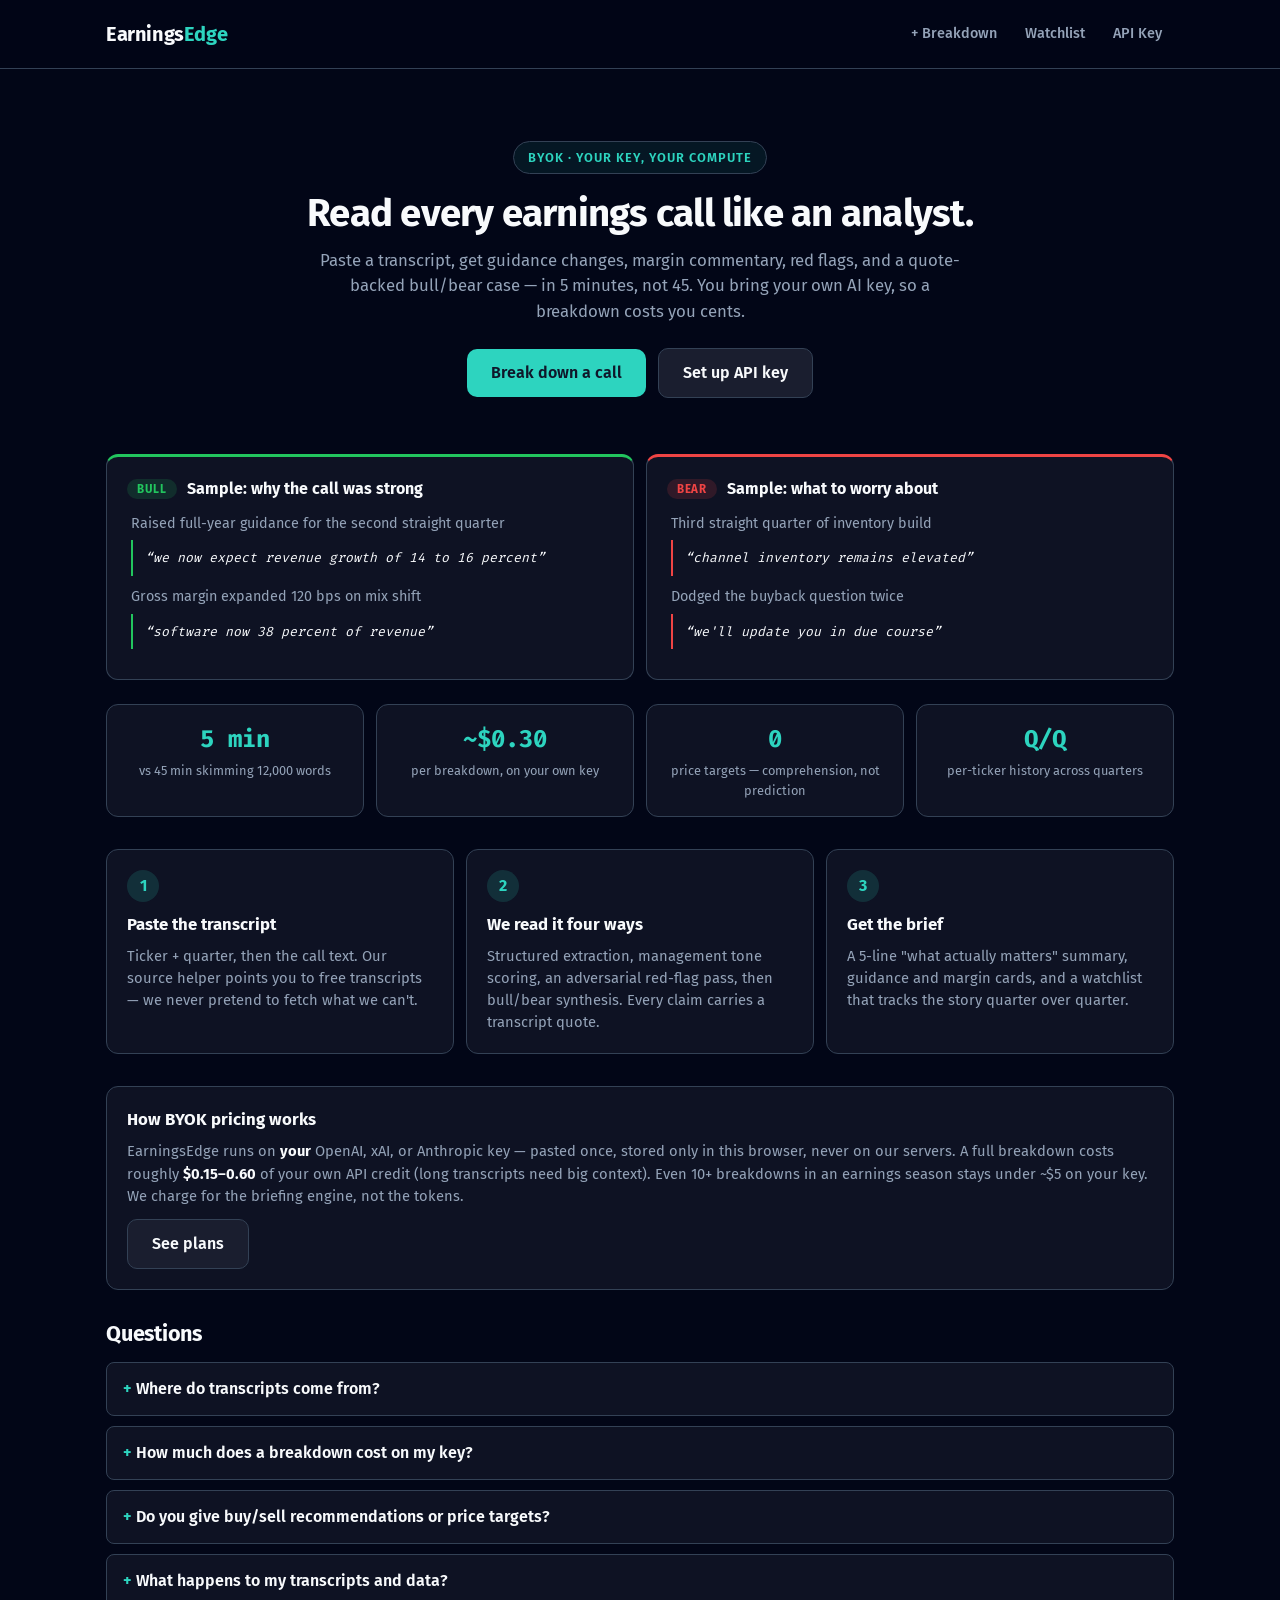
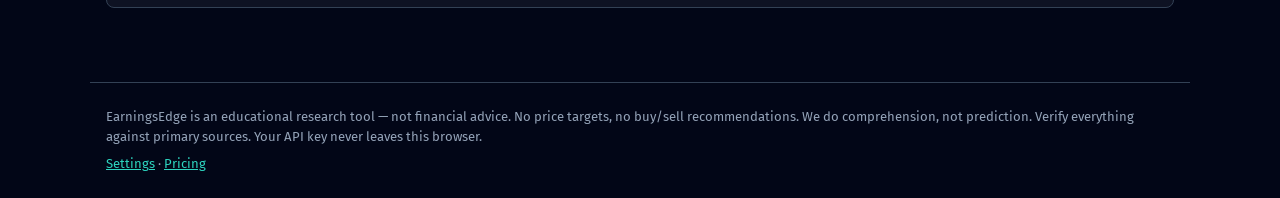
<file: earningsedge/index.html>
<!DOCTYPE html>
<html lang="en">
<head>
<meta charset="UTF-8">
<meta name="viewport" content="width=device-width, initial-scale=1.0">
<title>EarningsEdge — Read every earnings call like an analyst</title>
<meta name="description" content="BYOK earnings-call briefing tool. Your API key, your compute — guidance changes, red flags, and bull/bear cases from any transcript in 5 minutes.">
<link rel="stylesheet" href="styles.css">
</head>
<body>

<header class="app-header no-print">
  <div class="header-inner">
    <a class="logo" href="#/" data-nav="landing">Earnings<span>Edge</span></a>
    <nav class="nav" aria-label="Main">
      <button data-nav="new">+ Breakdown</button>
      <button data-nav="watchlist">Watchlist</button>
      <button data-nav="setup">API Key</button>
    </nav>
  </div>
</header>

<main>
  <!-- ============ LANDING ============ -->
  <section class="view" id="view-landing" aria-label="Welcome">
    <div class="hero">
      <span class="kicker">BYOK &middot; your key, your compute</span>
      <h1>Read every earnings call like an analyst.</h1>
      <p class="lead">Paste a transcript, get guidance changes, margin commentary, red flags, and a quote-backed bull/bear case — in 5 minutes, not 45. You bring your own AI key, so a breakdown costs you cents.</p>
      <p style="margin-top:8px">
        <button class="btn" data-nav="new">Break down a call</button>
        <button class="btn secondary" data-nav="setup" style="margin-left:8px">Set up API key</button>
      </p>
    </div>

    <div class="sample-brief" aria-label="Sample briefing">
      <div class="bb-col bull">
        <h3><span class="tag bull">BULL</span> Sample: why the call was strong</h3>
        <ul>
          <li>Raised full-year guidance for the second straight quarter <span class="q">&ldquo;we now expect revenue growth of 14 to 16 percent&rdquo;</span></li>
          <li>Gross margin expanded 120 bps on mix shift <span class="q">&ldquo;software now 38 percent of revenue&rdquo;</span></li>
        </ul>
      </div>
      <div class="bb-col bear">
        <h3><span class="tag bear">BEAR</span> Sample: what to worry about</h3>
        <ul>
          <li>Third straight quarter of inventory build <span class="q">&ldquo;channel inventory remains elevated&rdquo;</span></li>
          <li>Dodged the buyback question twice <span class="q">&ldquo;we'll update you in due course&rdquo;</span></li>
        </ul>
      </div>
    </div>

    <div class="sample-strip" aria-label="Why it works">
      <div class="stat"><div class="v">5 min</div><div class="l">vs 45 min skimming 12,000 words</div></div>
      <div class="stat"><div class="v">~$0.30</div><div class="l">per breakdown, on your own key</div></div>
      <div class="stat"><div class="v">0</div><div class="l">price targets — comprehension, not prediction</div></div>
      <div class="stat"><div class="v">Q/Q</div><div class="l">per-ticker history across quarters</div></div>
    </div>

    <div class="steps">
      <div class="step"><span class="n">1</span><h3>Paste the transcript</h3><p>Ticker + quarter, then the call text. Our source helper points you to free transcripts — we never pretend to fetch what we can't.</p></div>
      <div class="step"><span class="n">2</span><h3>We read it four ways</h3><p>Structured extraction, management tone scoring, an adversarial red-flag pass, then bull/bear synthesis. Every claim carries a transcript quote.</p></div>
      <div class="step"><span class="n">3</span><h3>Get the brief</h3><p>A 5-line "what actually matters" summary, guidance and margin cards, and a watchlist that tracks the story quarter over quarter.</p></div>
    </div>

    <div class="card">
      <h3>How BYOK pricing works</h3>
      <p style="color:var(--muted-fg);font-size:.92rem">EarningsEdge runs on <strong style="color:var(--fg)">your</strong> OpenAI, xAI, or Anthropic key — pasted once, stored only in this browser, never on our servers. A full breakdown costs roughly <strong style="color:var(--fg)">$0.15–0.60</strong> of your own API credit (long transcripts need big context). Even 10+ breakdowns in an earnings season stays under ~$5 on your key. We charge for the briefing engine, not the tokens.</p>
      <p style="margin-top:12px"><button class="btn secondary" data-nav="pricing">See plans</button></p>
    </div>

    <h2>Questions</h2>
    <details class="faq"><summary>Where do transcripts come from?</summary><div class="body"><p>You paste them in — free sources linked right in the app: <a href="https://www.fool.com/earnings-call-transcripts/" target="_blank" rel="noopener">Motley Fool transcripts</a>, <a href="https://seekingalpha.com/earnings/earnings-call-transcripts" target="_blank" rel="noopener">Seeking Alpha transcripts</a>, and company investor-relations pages. Three steps: open the transcript, copy the full text, paste it here. We validate what you paste (and tell you if it looks like Q&amp;A-only).</p></div></details>
    <details class="faq"><summary>How much does a breakdown cost on my key?</summary><div class="body"><p>Roughly $0.15–0.60 depending on transcript length and model — the app shows the exact token count and estimated cost after every breakdown. Long transcripts need big-context models; we default to Claude Sonnet for this reason.</p></div></details>
    <details class="faq"><summary>Do you give buy/sell recommendations or price targets?</summary><div class="body"><p>No — deliberately. We do comprehension, not prediction. You get what management said, what changed, what's risky, and both sides of the case, each tied to a quote. The call is yours.</p></div></details>
    <details class="faq"><summary>What happens to my transcripts and data?</summary><div class="body"><p>Everything lives in this browser's localStorage — your key, your watchlist, your quarter history. Nothing is sent to our servers. Export or delete it anytime in Settings.</p></div></details>
  </section>

  <!-- ============ SETUP ============ -->
  <section class="view" id="view-setup" aria-label="API key setup">
    <h1>Bring your own key</h1>
    <p class="lead" style="margin-bottom:20px">Pick a provider, paste a key. It stays in this browser's local storage — it is never sent to our servers. Every AI call goes straight from your browser to the provider.</p>

    <div class="notice">New to API keys? <a href="https://platform.openai.com/api-keys" target="_blank" rel="noopener">OpenAI keys</a> &middot; <a href="https://console.x.ai" target="_blank" rel="noopener">xAI console</a> &middot; <a href="https://console.anthropic.com" target="_blank" rel="noopener">Anthropic console</a> &middot; <a href="https://aistudio.google.com/apikey" target="_blank" rel="noopener">Google AI Studio</a>. Set a small spend limit (e.g. $5) on your provider account.</div>
    <div class="notice warn" id="anthropic-note" hidden>Heads up: Anthropic's API sometimes blocks direct browser calls (CORS). If the key test fails below, OpenAI or xAI will work fine — or run Anthropic through a tiny proxy.</div>

    <div class="card">
      <div class="provider-cards" role="radiogroup" aria-label="Provider">
        <label class="provider" data-provider="openai">
          <input type="radio" name="provider" value="openai">
          <strong>OpenAI</strong><small>gpt-4o default &middot; ~$0.15–0.40/breakdown</small>
        </label>
        <label class="provider" data-provider="xai">
          <input type="radio" name="provider" value="xai">
          <strong>xAI</strong><small>grok-3 default &middot; ~$0.15–0.40/breakdown</small>
        </label>
        <label class="provider" data-provider="anthropic">
          <input type="radio" name="provider" value="anthropic" checked>
          <strong>Anthropic</strong><small>claude-sonnet-4-5 default &middot; ~$0.40–0.60/breakdown &middot; recommended for long transcripts</small>
        </label>
        <label class="provider" data-provider="gemini">
          <input type="radio" name="provider" value="gemini">
          <strong>Gemini</strong><small>gemini-3.5-flash-lite default &middot; ~$0.15–0.30/breakdown</small>
        </label>
      </div>

      <div class="field">
        <label for="api-key">API key</label>
        <input type="password" id="api-key" placeholder="sk-..." autocomplete="off" spellcheck="false">
        <p class="tip">Stored only in this browser (localStorage). Clear it anytime in Settings.</p>
      </div>

      <div class="field">
        <label for="model">Model <span class="hint">(editable — use what you like)</span></label>
        <input type="text" id="model" value="claude-sonnet-4-5" spellcheck="false">
        <p class="tip" id="model-hint">Transcripts are long — big-context models work best here.</p>
      </div>

      <p>
        <button class="btn" id="test-key-btn">Test key</button>
        <button class="btn secondary" id="save-key-btn" style="margin-left:8px">Save key</button>
      </p>
      <p class="error" id="key-error" role="alert"></p>
      <p class="success" id="key-success" role="status"></p>

      <p style="margin-top:16px"><button class="btn danger-ghost" id="clear-key-btn">Remove saved key</button></p>
    </div>
  </section>

  <!-- ============ NEW BREAKDOWN ============ -->
  <section class="view" id="view-new" aria-label="New breakdown">
    <h1>New breakdown</h1>
    <p class="lead" style="margin-bottom:20px">Ticker, quarter, transcript. The deterministic transcript check below runs instantly — the AI chain needs a saved key.</p>

    <div class="notice warn" id="no-key-notice" hidden>You haven't saved an API key yet — the transcript check below still runs, but the 4-pass AI analysis needs one. <a href="#/setup" data-nav="setup">Set it up</a> (30 seconds).</div>

    <form id="breakdown-form" novalidate>
      <div class="card">
        <div class="grid2">
          <div class="field"><label for="f-ticker">Ticker</label><input id="f-ticker" placeholder="AAPL" maxlength="8" autocomplete="off" spellcheck="false" style="text-transform:uppercase"></div>
          <div class="field"><label for="f-quarter">Quarter</label><input id="f-quarter" placeholder="Q3 2026" autocomplete="off" spellcheck="false"></div>
        </div>
      </div>

      <div class="card">
        <h3>Transcript</h3>
        <div class="field">
          <label for="f-transcript">Paste the full earnings call transcript</label>
          <textarea id="f-transcript" rows="10" placeholder="Paste the full transcript text here — prepared remarks + Q&A gives the best results…" spellcheck="false"></textarea>
          <p class="tip"><span id="transcript-count">0 words</span> &middot; <span id="cost-estimate">est. cost shows after paste</span></p>
        </div>
        <div id="transcript-intel" aria-live="polite"></div>
      </div>

      <details class="faq">
        <summary>Where to get transcripts (3 steps)</summary>
        <div class="body">
          <ol style="padding-left:20px;color:var(--muted-fg);font-size:.92rem">
            <li>Open a free transcript: <a href="https://www.fool.com/earnings-call-transcripts/" target="_blank" rel="noopener">Motley Fool</a>, <a href="https://seekingalpha.com/earnings/earnings-call-transcripts" target="_blank" rel="noopener">Seeking Alpha</a>, or the company's investor-relations page.</li>
            <li>Select all and copy the full text (prepared remarks <em>and</em> Q&amp;A).</li>
            <li>Paste it above. We'll validate it instantly and tell you if anything looks off.</li>
          </ol>
        </div>
      </details>

      <p style="margin-top:16px"><button type="submit" class="btn block" id="analyze-btn">Run breakdown</button></p>
      <p class="error" id="form-error" role="alert"></p>
    </form>
  </section>

  <!-- ============ RESULTS ============ -->
  <section class="view" id="view-results" aria-label="Results">
    <div id="results-content"></div>
    <p class="no-print" style="margin-top:16px;display:flex;gap:8px;flex-wrap:wrap">
      <button class="btn" id="print-btn">Export PDF (print)</button>
      <button class="btn secondary" data-nav="new">New breakdown</button>
      <button class="btn secondary" data-nav="watchlist">Watchlist</button>
    </p>
  </section>

  <!-- ============ WATCHLIST ============ -->
  <section class="view" id="view-watchlist" aria-label="Watchlist">
    <h1>Watchlist</h1>
    <p class="lead" style="margin-bottom:16px">Every ticker keeps its quarter-over-quarter story. Comparing Q1 vs Q3 narrative is the whole game.</p>
    <div id="watchlist-list"></div>
  </section>

  <!-- ============ TICKER HISTORY ============ -->
  <section class="view" id="view-ticker" aria-label="Ticker history">
    <div id="ticker-content"></div>
    <p><button class="btn secondary" data-nav="watchlist">Back to watchlist</button></p>
  </section>

  <!-- ============ PRICING ============ -->
  <section class="view" id="view-pricing" aria-label="Pricing">
    <h1>Pricing</h1>
    <p class="lead" style="margin-bottom:20px">Coffee money, priced for earnings season. Usage spikes quarterly — the price stays trivial in off-months.</p>
    <div class="steps">
      <div class="step"><h3>Monthly</h3><p style="font-size:1.6rem;font-weight:700;color:var(--fg)">$12<span style="font-size:.9rem;color:var(--muted-fg)">/mo</span></p><p>Unlimited breakdowns, watchlist, quarter-over-quarter history, PDF briefs.</p></div>
      <div class="step"><h3>Annual</h3><p style="font-size:1.6rem;font-weight:700;color:var(--fg)">$96<span style="font-size:.9rem;color:var(--muted-fg)">/yr</span></p><p>Everything monthly, 33% off. For earnings-season cyclers.</p></div>
      <div class="step"><h3>Free trial</h3><p style="font-size:1.6rem;font-weight:700;color:var(--fg)">7 days</p><p>Full access. Your API key covers the cents of compute.</p></div>
    </div>
    <div class="card">
      <h3>What the compute actually costs you</h3>
      <p style="color:var(--muted-fg);font-size:.92rem">A full breakdown sends ~40–80k tokens in and gets ~3–5k back — roughly <strong style="color:var(--fg)">$0.15–0.60 on your own key</strong> depending on provider and model. Even 10+ breakdowns in a heavy earnings season stays under ~$5. The app shows exact tokens and estimated cost after every run. We charge for the briefing engine, not the tokens.</p>
    </div>
    <div class="notice">Billing isn't wired in this MVP build — checkout arrives with launch. The app is fully usable now with your own key.</div>
  </section>

  <!-- ============ SETTINGS ============ -->
  <section class="view" id="view-settings" aria-label="Settings">
    <h1>Settings</h1>
    <p class="lead" style="margin-bottom:20px">Your data lives in this browser. Manage it here.</p>

    <div class="card">
      <h3>API key</h3>
      <p style="color:var(--muted-fg);font-size:.92rem" id="settings-key-status">No key saved.</p>
      <p style="margin-top:8px"><button class="btn secondary" data-nav="setup">Manage key</button></p>
    </div>

    <div class="card">
      <h3>Default models</h3>
      <p class="tip" style="margin-bottom:12px">Used when you pick a provider in setup. Transcripts are long — big-context models recommended.</p>
      <div class="field"><label for="set-model-openai">OpenAI default</label><input id="set-model-openai" spellcheck="false"></div>
      <div class="field"><label for="set-model-xai">xAI default</label><input id="set-model-xai" spellcheck="false"></div>
      <div class="field"><label for="set-model-anthropic">Anthropic default</label><input id="set-model-anthropic" spellcheck="false"></div>
      <div class="field"><label for="set-model-gemini">Gemini default</label><input id="set-model-gemini" spellcheck="false"></div>
      <p><button class="btn secondary" id="save-models-btn">Save defaults</button></p>
      <p class="success" id="models-success" role="status"></p>
    </div>

    <div class="card">
      <h3>Your data</h3>
      <p style="color:var(--muted-fg);font-size:.92rem;margin-bottom:12px">Watchlist and quarter history are stored only in this browser.</p>
      <p style="display:flex;gap:8px;flex-wrap:wrap">
        <button class="btn secondary" id="export-data-btn">Export data (JSON)</button>
        <button class="btn danger-ghost" id="delete-data-btn">Delete all local data</button>
      </p>
      <p class="error" id="settings-error" role="alert"></p>
      <p class="success" id="settings-success" role="status"></p>
    </div>
  </section>
</main>

<footer class="site no-print">
  <p>EarningsEdge is an educational research tool — not financial advice. No price targets, no buy/sell recommendations. We do comprehension, not prediction. Verify everything against primary sources. Your API key never leaves this browser.</p>
  <p style="margin-top:8px"><a href="#/settings" data-nav="settings">Settings</a> &middot; <a href="#/pricing" data-nav="pricing">Pricing</a></p>
</footer>

<script src="app.js"></script>
</body>
</html>
</file>
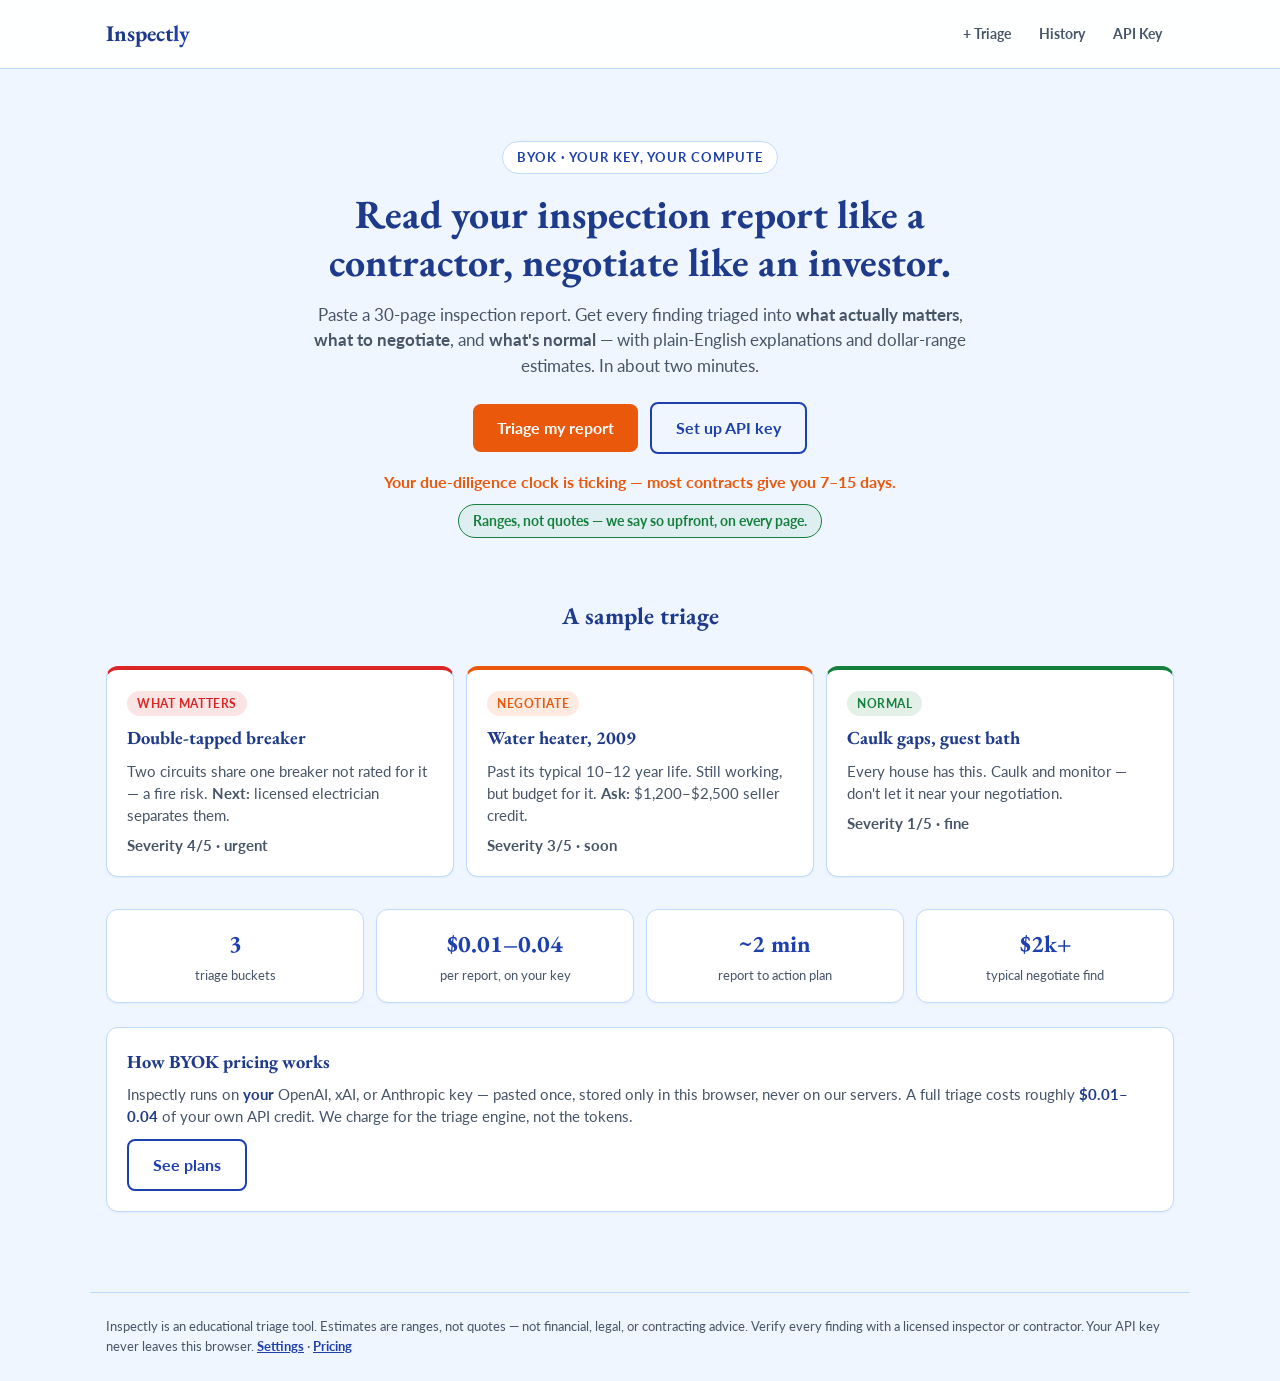
<file: inspectly/index.html>
<!DOCTYPE html>
<html lang="en">
<head>
<meta charset="UTF-8">
<meta name="viewport" content="width=device-width, initial-scale=1.0">
<title>Inspectly — Read your inspection report like a contractor</title>
<meta name="description" content="BYOK home-inspection report translator. Your API key, your compute — plain-English triage, repair priorities, and negotiation leverage.">
<link rel="stylesheet" href="styles.css">
</head>
<body>

<header class="app-header no-print">
  <div class="header-inner">
    <a class="logo" href="#/" data-nav="landing">Inspect<span>ly</span></a>
    <nav class="nav" aria-label="Main">
      <button data-nav="new">+ Triage</button>
      <button data-nav="history">History</button>
      <button data-nav="setup">API Key</button>
    </nav>
  </div>
</header>

<main>
  <!-- ============ LANDING ============ -->
  <section class="view" id="view-landing" aria-label="Welcome">
    <div class="hero">
      <span class="kicker">BYOK &middot; your key, your compute</span>
      <h1>Read your inspection report like a contractor, negotiate like an investor.</h1>
      <p class="lead">Paste a 30-page inspection report. Get every finding triaged into <strong>what actually matters</strong>, <strong>what to negotiate</strong>, and <strong>what's normal</strong> — with plain-English explanations and dollar-range estimates. In about two minutes.</p>
      <p style="margin-top:8px">
        <button class="btn" data-nav="new">Triage my report</button>
        <button class="btn secondary" data-nav="setup" style="margin-left:8px">Set up API key</button>
      </p>
      <p class="urgency">Your due-diligence clock is ticking — most contracts give you 7&ndash;15 days.</p>
      <p class="honesty-badge">Ranges, not quotes &mdash; we say so upfront, on every page.</p>
    </div>

    <h2 style="text-align:center">A sample triage</h2>
    <div class="steps">
      <div class="step bucket-matters"><span class="bucket-tag matters">What matters</span><h3>Double-tapped breaker</h3><p>Two circuits share one breaker not rated for it &mdash; a fire risk. <strong>Next:</strong> licensed electrician separates them.</p><p class="sev-line">Severity 4/5 &middot; urgent</p></div>
      <div class="step bucket-negotiate"><span class="bucket-tag negotiate">Negotiate</span><h3>Water heater, 2009</h3><p>Past its typical 10&ndash;12 year life. Still working, but budget for it. <strong>Ask:</strong> $1,200&ndash;$2,500 seller credit.</p><p class="sev-line">Severity 3/5 &middot; soon</p></div>
      <div class="step bucket-normal"><span class="bucket-tag normal">Normal</span><h3>Caulk gaps, guest bath</h3><p>Every house has this. Caulk and monitor &mdash; don't let it near your negotiation.</p><p class="sev-line">Severity 1/5 &middot; fine</p></div>
    </div>

    <div class="sample-strip" aria-label="Sample output">
      <div class="stat"><div class="v">3</div><div class="l">triage buckets</div></div>
      <div class="stat"><div class="v">$0.01&ndash;0.04</div><div class="l">per report, on your key</div></div>
      <div class="stat"><div class="v">~2 min</div><div class="l">report to action plan</div></div>
      <div class="stat"><div class="v">$2k+</div><div class="l">typical negotiate find</div></div>
    </div>

    <div class="card">
      <h3>How BYOK pricing works</h3>
      <p style="color:var(--muted-fg);font-size:.92rem">Inspectly runs on <strong style="color:var(--fg)">your</strong> OpenAI, xAI, or Anthropic key &mdash; pasted once, stored only in this browser, never on our servers. A full triage costs roughly <strong style="color:var(--fg)">$0.01&ndash;0.04</strong> of your own API credit. We charge for the triage engine, not the tokens.</p>
      <p style="margin-top:12px"><button class="btn secondary" data-nav="pricing">See plans</button></p>
    </div>
  </section>

  <!-- ============ SETUP ============ -->
  <section class="view" id="view-setup" aria-label="API key setup">
    <h1>Bring your own key</h1>
    <p class="lead" style="margin-bottom:20px">Pick a provider, paste a key. It stays in this browser's local storage &mdash; it is never sent to our servers. Every AI call goes straight from your browser to the provider.</p>

    <div class="notice">New to API keys? <a href="https://platform.openai.com/api-keys" target="_blank" rel="noopener">OpenAI keys</a> &middot; <a href="https://console.x.ai" target="_blank" rel="noopener">xAI console</a> &middot; <a href="https://console.anthropic.com" target="_blank" rel="noopener">Anthropic console</a> &middot; <a href="https://aistudio.google.com/apikey" target="_blank" rel="noopener">Google AI Studio</a>. Set a small spend limit (e.g. $5&ndash;10/month) on your provider account while house-hunting.</div>
    <div class="notice warn" id="anthropic-note" hidden>Heads up: Anthropic's API sometimes blocks direct browser calls (CORS). If the key test fails below, OpenAI or xAI will work fine.</div>

    <div class="card">
      <div class="provider-cards" role="radiogroup" aria-label="Provider">
        <label class="provider" data-provider="openai">
          <input type="radio" name="provider" value="openai" checked>
          <strong>OpenAI</strong><small>gpt-4o-mini default &middot; ~$0.01&ndash;0.04/report</small>
        </label>
        <label class="provider" data-provider="xai">
          <input type="radio" name="provider" value="xai">
          <strong>xAI</strong><small>grok-4-fast default &middot; ~$0.01&ndash;0.04/report</small>
        </label>
        <label class="provider" data-provider="anthropic">
          <input type="radio" name="provider" value="anthropic">
          <strong>Anthropic</strong><small>claude-haiku-4-5 default &middot; ~$0.01&ndash;0.04/report</small>
        </label>
        <label class="provider" data-provider="gemini">
          <input type="radio" name="provider" value="gemini">
          <strong>Gemini</strong><small>gemini-3.5-flash-lite default &middot; ~$0.01–0.04/report</small>
        </label>
      </div>

      <div class="field">
        <label for="api-key">API key</label>
        <input type="password" id="api-key" placeholder="sk-..." autocomplete="off" spellcheck="false">
        <p class="tip">Stored only in this browser (localStorage). Clear it anytime below or in Settings.</p>
      </div>

      <div class="field">
        <label for="model">Model <span class="hint">(editable &mdash; use what you like)</span></label>
        <input type="text" id="model" value="gpt-4o-mini" spellcheck="false">
        <p class="tip" id="model-hint">Mini-class models handle long reports cheaply and extract structure reliably.</p>
      </div>

      <p>
        <button class="btn" id="test-key-btn">Test key</button>
        <button class="btn secondary" id="save-key-btn" style="margin-left:8px">Save key</button>
      </p>
      <p class="error" id="key-error" role="alert"></p>
      <p class="success" id="key-success" role="status"></p>

      <p style="margin-top:16px"><button class="btn danger-ghost" id="clear-key-btn">Remove saved key</button></p>
    </div>
  </section>

  <!-- ============ INTAKE ============ -->
  <section class="view" id="view-new" aria-label="New triage">
    <h1>Triage a report</h1>
    <p class="lead" style="margin-bottom:20px">Paste the report text below. Nothing leaves your browser except the AI calls to your provider.</p>

    <div class="notice warn" id="no-key-notice" hidden>You haven't saved an API key yet &mdash; triage needs one. <a href="#/setup" data-nav="setup">Set it up</a> (30 seconds).</div>

    <div class="card">
      <div class="grid2">
        <div class="field"><label for="prop-name">Property nickname</label><input id="prop-name" placeholder="Maple St craftsman"></div>
        <div class="field"><label for="prop-address">Address <span class="hint">(optional, stored only in this browser)</span></label><input id="prop-address" placeholder="123 Maple St, Tampa FL"></div>
      </div>
      <div class="field">
        <label for="report-text">Inspection report text</label>
        <textarea id="report-text" rows="10" placeholder="Paste the full inspection report here&hellip;"></textarea>
        <p class="tip">Tip: most inspectors email a PDF &mdash; open it, select all, copy, paste. In-browser PDF extraction is coming.</p>
      </div>
      <div class="field">
        <label for="file-input">Or load a .txt file</label>
        <input type="file" id="file-input" accept=".txt,.md,text/plain">
      </div>
      <p>
        <button class="btn secondary" id="demo-btn">Try the demo report</button>
        <span class="tip" style="margin-left:8px">Built-in sample &mdash; runs on your key, won't save.</span>
      </p>
      <label class="checkline"><input type="checkbox" id="careful-toggle"> <span><strong>High-stakes triage</strong> <span class="hint">&mdash; use the flagship model (gpt-4o / grok-4 / claude-sonnet-4-5). Costs ~$0.15&ndash;0.60 per report instead of pennies.</span></span></label>
      <p class="tip" id="cost-estimate" aria-live="polite"></p>
      <p style="margin-top:12px"><button class="btn block" id="triage-btn">Triage my report</button></p>
      <p class="error" id="intake-error" role="alert"></p>
    </div>
  </section>

  <!-- ============ RESULTS ============ -->
  <section class="view" id="view-results" aria-label="Triage results">
    <div class="limiter" role="note">Estimates are ranges based on national averages, not quotes. Get a licensed inspector or contractor for final numbers before negotiating.</div>
    <div id="results-content"></div>
    <p class="no-print" style="margin-top:16px;display:flex;gap:8px;flex-wrap:wrap">
      <button class="btn" id="sheet-btn">Negotiation sheet</button>
      <button class="btn secondary" data-nav="new">New triage</button>
      <button class="btn secondary" data-nav="history">History</button>
    </p>
    <div class="limiter" role="note">Estimates are ranges based on national averages, not quotes. Get a licensed inspector or contractor for final numbers before negotiating.</div>
  </section>

  <!-- ============ HISTORY ============ -->
  <section class="view" id="view-history" aria-label="History">
    <h1>Saved properties</h1>
    <p class="lead" style="margin-bottom:16px">Every triage lives in this browser, under its property label. Tick two to compare side-by-side.</p>
    <p class="no-print" style="margin-bottom:16px"><button class="btn secondary" id="compare-btn" disabled>Compare selected</button></p>
    <div id="history-list"></div>
  </section>

  <!-- ============ COMPARE ============ -->
  <section class="view" id="view-compare" aria-label="Compare">
    <h1>Which house?</h1>
    <p class="lead" style="margin-bottom:16px">Pick any two saved properties for a side-by-side.</p>
    <div class="card"><div class="grid2">
      <div class="field"><label for="compare-a">Property A</label><select id="compare-a"></select></div>
      <div class="field"><label for="compare-b">Property B</label><select id="compare-b"></select></div>
    </div>
    <p><button class="btn" id="compare-run-btn">Compare</button></p></div>
    <div id="compare-content"></div>
    <p><button class="btn secondary" data-nav="history">Back to history</button></p>
  </section>

  <!-- ============ NEGOTIATION SHEET (print) ============ -->
  <section class="view" id="view-sheet" aria-label="Negotiation sheet">
    <div id="sheet-content"></div>
    <p class="no-print" style="margin-top:16px;display:flex;gap:8px;flex-wrap:wrap">
      <button class="btn" id="sheet-print-btn">Print / save PDF</button>
      <button class="btn secondary" id="sheet-back-btn">Back to results</button>
    </p>
  </section>

  <!-- ============ PRICING ============ -->
  <section class="view" id="view-pricing" aria-label="Pricing">
    <h1>Pricing</h1>
    <p class="lead" style="margin-bottom:20px">One negotiated credit pays for years of Inspectly. AI compute runs on your own key &mdash; pennies per report.</p>
    <div class="steps">
      <div class="step plan-primary"><span class="plan-tag">Most popular</span><h3>Monthly</h3><p style="font-size:1.6rem;font-weight:700;color:var(--fg)">$29<span style="font-size:.9rem;color:var(--muted-fg)">/mo</span></p><p>Unlimited reports, saved properties, side-by-side comparison, negotiation sheets. Cancel when the hunt ends.</p></div>
      <div class="step"><h3>Single report</h3><p style="font-size:1.6rem;font-weight:700;color:var(--fg)">$19<span style="font-size:.9rem;color:var(--muted-fg)"> one-time</span></p><p>One full triage, no saving, no export. For the buyer with exactly one report.</p></div>
      <div class="step"><h3>Demo</h3><p style="font-size:1.6rem;font-weight:700;color:var(--fg)">Free</p><p>Triage the built-in sample report on your own key. Proves the bucket system before you pay.</p></div>
    </div>
    <div class="notice">Billing isn't wired in this MVP build &mdash; checkout arrives with launch. The app is fully usable now with your own key. No annual plan: house hunts are finite, and a yearly plan would be dishonest positioning.</div>
  </section>

  <!-- ============ SETTINGS ============ -->
  <section class="view" id="view-settings" aria-label="Settings">
    <h1>Settings</h1>
    <div class="card">
      <h3>API key</h3>
      <p id="key-status" style="color:var(--muted-fg);font-size:.92rem;margin-bottom:12px"></p>
      <p><button class="btn secondary" data-nav="setup">Change key / provider</button></p>
    </div>
    <div class="card">
      <h3>Your data</h3>
      <p style="color:var(--muted-fg);font-size:.92rem;margin-bottom:12px">Reports contain addresses. Everything is stored only in this browser.</p>
      <p style="display:flex;gap:8px;flex-wrap:wrap">
        <button class="btn secondary" id="export-json-btn">Export all data (JSON)</button>
        <button class="btn danger-ghost" id="wipe-data-btn">Delete all local data</button>
      </p>
      <p class="success" id="settings-msg" role="status"></p>
    </div>
  </section>
</main>

<footer class="site no-print">
  <p>Inspectly is an educational triage tool. Estimates are ranges, not quotes &mdash; not financial, legal, or contracting advice. Verify every finding with a licensed inspector or contractor. Your API key never leaves this browser. <a href="#/settings" data-nav="settings">Settings</a> &middot; <a href="#/pricing" data-nav="pricing">Pricing</a></p>
</footer>

<script src="app.js"></script>
</body>
</html>
</file>
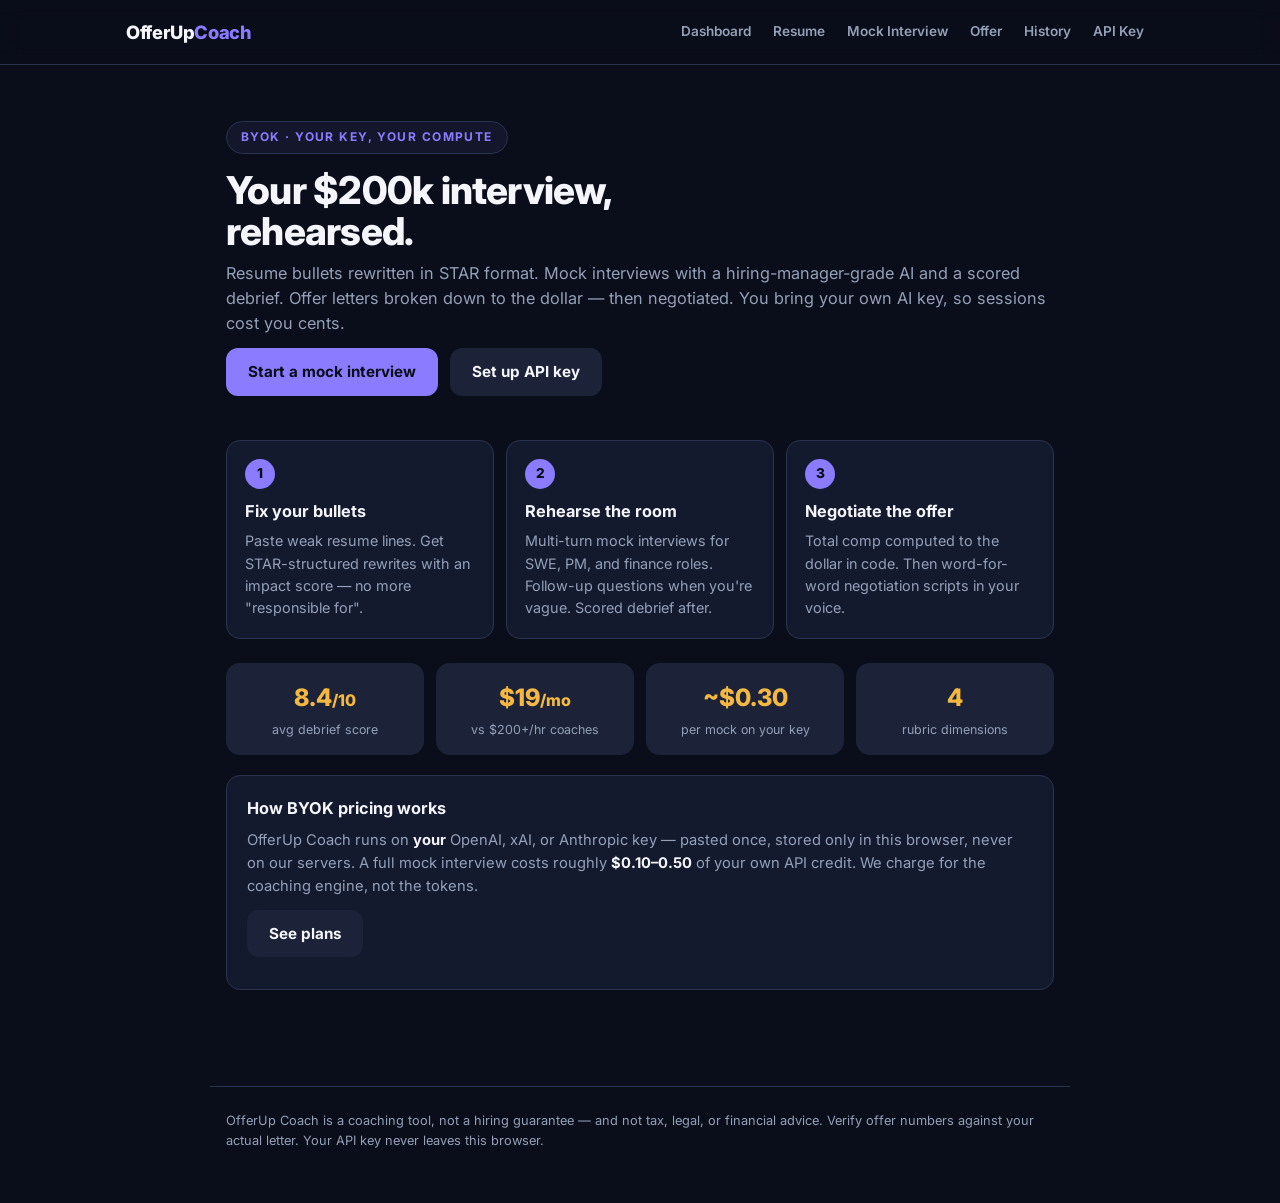
<file: offerup-coach/index.html>
<!DOCTYPE html>
<html lang="en">
<head>
<meta charset="UTF-8">
<meta name="viewport" content="width=device-width, initial-scale=1.0">
<title>OfferUp Coach — Walk into every interview over-prepared</title>
<meta name="description" content="BYOK interview prep for tech and finance candidates. Resume rewrites, mock interviews with scored debriefs, offer analysis. Your API key, your compute.">
<link rel="preconnect" href="https://fonts.googleapis.com">
<link rel="preconnect" href="https://fonts.gstatic.com" crossorigin>
<link href="https://fonts.googleapis.com/css2?family=Inter:wght@400;500;600;700;800&display=swap" rel="stylesheet">
<link rel="stylesheet" href="styles.css">
</head>
<body>

<header class="app-header no-print">
  <div class="header-inner">
    <a class="logo" href="#/" data-nav="landing">OfferUp<span>Coach</span></a>
    <nav class="nav" aria-label="Main">
      <button data-nav="dashboard">Dashboard</button>
      <button data-nav="resume">Resume</button>
      <button data-nav="interview-setup">Mock Interview</button>
      <button data-nav="offer">Offer</button>
      <button data-nav="history">History</button>
      <button data-nav="setup">API Key</button>
    </nav>
  </div>
</header>

<main>
  <!-- ============ LANDING ============ -->
  <section class="view" id="view-landing" aria-label="Welcome">
    <div class="hero">
      <span class="kicker">BYOK &middot; your key, your compute</span>
      <h1>Your $200k interview,<br>rehearsed.</h1>
      <p class="lead">Resume bullets rewritten in STAR format. Mock interviews with a hiring-manager-grade AI and a scored debrief. Offer letters broken down to the dollar — then negotiated. You bring your own AI key, so sessions cost you cents.</p>
      <p style="margin-top:12px">
        <button class="btn" data-nav="interview-setup">Start a mock interview</button>
        <button class="btn secondary" data-nav="setup" style="margin-left:8px">Set up API key</button>
      </p>
    </div>

    <div class="steps">
      <div class="step"><span class="n">1</span><h3>Fix your bullets</h3><p>Paste weak resume lines. Get STAR-structured rewrites with an impact score — no more "responsible for".</p></div>
      <div class="step"><span class="n">2</span><h3>Rehearse the room</h3><p>Multi-turn mock interviews for SWE, PM, and finance roles. Follow-up questions when you're vague. Scored debrief after.</p></div>
      <div class="step"><span class="n">3</span><h3>Negotiate the offer</h3><p>Total comp computed to the dollar in code. Then word-for-word negotiation scripts in your voice.</p></div>
    </div>

    <div class="sample-strip" aria-label="Sample output">
      <div class="stat"><div class="v">8.4<span style="font-size:1rem">/10</span></div><div class="l">avg debrief score</div></div>
      <div class="stat"><div class="v">$19<span style="font-size:1rem">/mo</span></div><div class="l">vs $200+/hr coaches</div></div>
      <div class="stat"><div class="v">~$0.30</div><div class="l">per mock on your key</div></div>
      <div class="stat"><div class="v">4</div><div class="l">rubric dimensions</div></div>
    </div>

    <div class="card">
      <h3>How BYOK pricing works</h3>
      <p style="color:var(--muted-fg);font-size:.92rem">OfferUp Coach runs on <strong style="color:var(--fg)">your</strong> OpenAI, xAI, or Anthropic key — pasted once, stored only in this browser, never on our servers. A full mock interview costs roughly <strong style="color:var(--fg)">$0.10–0.50</strong> of your own API credit. We charge for the coaching engine, not the tokens.</p>
      <p style="margin-top:12px"><button class="btn secondary" data-nav="pricing">See plans</button></p>
    </div>
  </section>

  <!-- ============ SETUP ============ -->
  <section class="view" id="view-setup" aria-label="API key setup">
    <h1>Bring your own key</h1>
    <p class="lead" style="margin-bottom:20px">Pick a provider, paste a key. It stays in this browser's local storage — never sent to our servers. Interview quality matters here, so flagship models are the default; flip on budget mode for cheaper rewrites.</p>

    <div class="notice">New to API keys? <a href="https://platform.openai.com/api-keys" target="_blank" rel="noopener">OpenAI keys</a> &middot; <a href="https://console.x.ai" target="_blank" rel="noopener">xAI console</a> &middot; <a href="https://console.anthropic.com" target="_blank" rel="noopener">Anthropic console</a> &middot; <a href="https://aistudio.google.com/apikey" target="_blank" rel="noopener">Google AI Studio</a>. Set a small spend limit (e.g. $5) on your provider account.</div>
    <div class="notice warn" id="anthropic-note" hidden>Heads up: Anthropic's API sometimes blocks direct browser calls (CORS). If the key test fails below, OpenAI or xAI will work fine — or run Anthropic through a tiny proxy.</div>

    <div class="card">
      <div class="provider-cards" role="radiogroup" aria-label="Provider">
        <label class="provider" data-provider="openai">
          <input type="radio" name="provider" value="openai" checked>
          <strong>OpenAI</strong><small>gpt-4o default &middot; ~$0.30/mock</small>
        </label>
        <label class="provider" data-provider="xai">
          <input type="radio" name="provider" value="xai">
          <strong>xAI</strong><small>grok-3 default &middot; ~$0.30/mock</small>
        </label>
        <label class="provider" data-provider="anthropic">
          <input type="radio" name="provider" value="anthropic">
          <strong>Anthropic</strong><small>claude-sonnet-4-5 default &middot; ~$0.40/mock</small>
        </label>
        <label class="provider" data-provider="gemini">
          <input type="radio" name="provider" value="gemini">
          <strong>Gemini</strong><small>gemini-3.5-flash-lite default &middot; ~$0.03/mock</small>
        </label>
      </div>

      <div class="field">
        <label class="check"><input type="checkbox" id="budget-mode"> Budget mode — use mini-class models (cheaper, best for resume rewrites)</label>
      </div>

      <div class="field">
        <label for="api-key">API key</label>
        <input type="password" id="api-key" placeholder="sk-..." autocomplete="off" spellcheck="false">
        <p class="tip">Stored only in this browser (localStorage). Clear it anytime below.</p>
      </div>

      <div class="field">
        <label for="model">Model <span class="hint">(editable — use what you like)</span></label>
        <input type="text" id="model" value="gpt-4o" spellcheck="false">
        <p class="tip" id="model-hint"></p>
      </div>

      <p>
        <button class="btn" id="test-key-btn">Test key</button>
        <button class="btn secondary" id="save-key-btn" style="margin-left:8px">Save key</button>
      </p>
      <p class="error" id="key-error" role="alert"></p>
      <p class="success" id="key-success" role="status"></p>

      <p style="margin-top:16px"><button class="btn danger-ghost" id="clear-key-btn">Remove saved key</button></p>
    </div>
  </section>

  <!-- ============ DASHBOARD ============ -->
  <section class="view" id="view-dashboard" aria-label="Dashboard">
    <h1>Dashboard</h1>
    <p class="lead" style="margin-bottom:20px">Your readiness, at a glance.</p>
    <div class="grid-metrics" id="dash-metrics"></div>
    <h2>Recent sessions</h2>
    <div id="dash-recent"></div>
    <h2>Quick actions</h2>
    <p style="display:flex;gap:8px;flex-wrap:wrap">
      <button class="btn" data-nav="interview-setup">New mock interview</button>
      <button class="btn secondary" data-nav="resume">Fix a resume bullet</button>
      <button class="btn secondary" data-nav="offer">Analyze an offer</button>
    </p>
  </section>

  <!-- ============ RESUME ============ -->
  <section class="view" id="view-resume" aria-label="Resume studio">
    <h1>Resume studio</h1>
    <p class="lead" style="margin-bottom:20px">Paste one weak bullet. Get a STAR-structured rewrite with an impact score — computed in code, not vibes.</p>
    <div class="notice warn" id="resume-no-key" hidden>No API key saved — the rewrite needs one. <a href="#/setup" data-nav="setup">Set it up</a> (30 seconds).</div>
    <div class="card">
      <div class="field">
        <label for="resume-bullet">Your bullet (one line)</label>
        <textarea id="resume-bullet" rows="3" placeholder="Responsible for backend services and helping the team ship features..."></textarea>
      </div>
      <div class="field">
        <label for="resume-context">Role context <span class="hint">(optional — sharpens the rewrite)</span></label>
        <input id="resume-context" placeholder="Senior Backend Engineer, fintech">
      </div>
      <p><button class="btn" id="rewrite-btn">Rewrite it</button></p>
      <p class="error" id="resume-error" role="alert"></p>
    </div>
    <div id="resume-results"></div>
  </section>

  <!-- ============ INTERVIEW SETUP ============ -->
  <section class="view" id="view-interview-setup" aria-label="Set up mock interview">
    <h1>Mock interview</h1>
    <p class="lead" style="margin-bottom:20px">Pick your lane. The interviewer asks, follows up when you're vague, and scores you after.</p>
    <div class="notice warn" id="iset-no-key" hidden>No API key saved — interviews need one. <a href="#/setup" data-nav="setup">Set it up</a> (30 seconds).</div>
    <div class="card">
      <div class="grid2">
        <div class="field">
          <label for="iset-role">Role</label>
          <select id="iset-role">
            <option value="swe">Software Engineer</option>
            <option value="pm">Product Manager</option>
            <option value="fin">Finance Analyst</option>
          </select>
        </div>
        <div class="field">
          <label for="iset-level">Level</label>
          <select id="iset-level">
            <option value="junior">Junior / Intern</option>
            <option value="mid" selected>Mid-level</option>
            <option value="senior">Senior</option>
          </select>
        </div>
        <div class="field">
          <label for="iset-count">Questions</label>
          <select id="iset-count">
            <option value="3">3 (quick)</option>
            <option value="5" selected>5 (standard)</option>
            <option value="8">8 (deep)</option>
          </select>
        </div>
        <div class="field">
          <label for="iset-company">Target company <span class="hint">(optional)</span></label>
          <input id="iset-company" placeholder="e.g. Stripe">
        </div>
      </div>
      <p class="tip">Behavioral track in this MVP — the highest-leverage interview type. Technical, case, and finance-specific tracks coming.</p>
      <p><button class="btn block" id="iset-start">Start interview</button></p>
      <p class="error" id="iset-error" role="alert"></p>
    </div>
  </section>

  <!-- ============ INTERVIEW ============ -->
  <section class="view" id="view-interview" aria-label="Mock interview in progress">
    <div class="interview-topbar no-print">
      <div>
        <strong id="interview-title">Mock interview</strong>
        <div class="interview-meta"><span id="interview-qcount">Q 0/5</span> &middot; <span id="interview-timer">00:00</span> &middot; <span id="interview-cost">≈ $0.00</span></div>
      </div>
      <div style="display:flex;gap:8px">
        <button class="btn secondary sm" id="hint-btn">Hint</button>
        <button class="btn danger-ghost sm" id="wrapup-btn">Wrap up</button>
      </div>
    </div>
    <div class="chat-log" id="chat-log" aria-live="polite"></div>
    <form class="chat-input no-print" id="chat-form">
      <input id="chat-input" placeholder="Type your answer…" autocomplete="off" aria-label="Your answer">
      <button class="btn" type="submit" id="chat-send">Send</button>
    </form>
    <p class="error" id="interview-error" role="alert"></p>
  </section>

  <!-- ============ DEBRIEF ============ -->
  <section class="view" id="view-debrief" aria-label="Interview debrief">
    <div id="debrief-content"></div>
    <p class="no-print" style="margin-top:16px;display:flex;gap:8px;flex-wrap:wrap">
      <button class="btn" data-nav="interview-setup">Run it again</button>
      <button class="btn secondary" data-nav="history">History</button>
      <button class="btn secondary" data-nav="dashboard">Dashboard</button>
    </p>
  </section>

  <!-- ============ OFFER ============ -->
  <section class="view" id="view-offer" aria-label="Offer analyzer">
    <h1>Offer analyzer</h1>
    <p class="lead" style="margin-bottom:20px">Enter the numbers — or paste the letter and let the AI pull them out for you to verify. All comp math runs in code.</p>
    <div class="notice warn" id="offer-no-key" hidden>No API key saved — number extraction and negotiation scripts need one. <a href="#/setup" data-nav="setup">Set it up</a>. The comp table works without a key.</div>
    <div class="card">
      <div class="field">
        <label for="offer-paste">Paste offer letter <span class="hint">(optional — AI extracts the numbers, you verify)</span></label>
        <textarea id="offer-paste" rows="4" placeholder="Paste the offer email or letter here…"></textarea>
      </div>
      <p><button class="btn secondary" id="offer-extract-btn">Extract numbers from letter</button></p>
      <p class="error" id="offer-error" role="alert"></p>
      <div class="grid2" style="margin-top:16px">
        <div class="field"><label for="of-base">Base salary ($/yr)</label><input id="of-base" type="number" min="0" placeholder="150000"></div>
        <div class="field"><label for="of-bonus">Annual bonus ($/yr)</label><input id="of-bonus" type="number" min="0" placeholder="20000"></div>
        <div class="field"><label for="of-equity">Equity grant, total value ($)</label><input id="of-equity" type="number" min="0" placeholder="100000"></div>
        <div class="field"><label for="of-vestyears">Vesting (years)</label><input id="of-vestyears" type="number" min="1" max="10" value="4"></div>
        <div class="field"><label for="of-signing">Signing bonus ($)</label><input id="of-signing" type="number" min="0" placeholder="0"></div>
        <div class="field"><label for="of-stance">Negotiation stance</label>
          <select id="of-stance"><option value="moderate" selected>Moderate</option><option value="aggressive">Aggressive</option><option value="conservative">Conservative</option></select>
        </div>
      </div>
      <p><button class="btn block" id="of-analyze-btn">Analyze offer</button></p>
    </div>
    <div id="offer-results"></div>
  </section>

  <!-- ============ HISTORY ============ -->
  <section class="view" id="view-history" aria-label="History">
    <h1>History</h1>
    <p class="lead" style="margin-bottom:16px">Every session, scored. Watch the trend climb.</p>
    <p class="no-print" style="margin-bottom:16px"><button class="btn gold" id="landed-btn">🎉 I landed the job</button></p>
    <div id="history-list"></div>
  </section>

  <!-- ============ OFFBOARDING ============ -->
  <section class="view" id="view-offboarding" aria-label="You landed it">
    <h1>You landed it. 🎉</h1>
    <p class="lead" style="margin-bottom:20px">That's the whole point. Pause your subscription below, tell us how it went (optional), and grab a gift link for a friend.</p>
    <div id="offboarding-form-wrap">
      <div class="card">
        <div class="grid2">
          <div class="field"><label for="off-name">Name <span class="hint">(optional)</span></label><input id="off-name" placeholder="Alex"></div>
          <div class="field"><label for="off-company">Company <span class="hint">(optional)</span></label><input id="off-company" placeholder="Where'd you land?"></div>
          <div class="field"><label for="off-role">Role landed</label><input id="off-role" placeholder="Senior SWE"></div>
          <div class="field"><label for="off-comp">Total comp ($/yr) <span class="hint">(optional)</span></label><input id="off-comp" type="number" min="0" placeholder="210000"></div>
        </div>
        <div class="field"><label for="off-testimonial">Testimonial <span class="hint">(optional — powers our wall of wins)</span></label>
          <textarea id="off-testimonial" rows="3" placeholder="OfferUp Coach got me…"></textarea></div>
        <p><button class="btn block" id="off-submit">Pause my subscription</button></p>
        <p class="tip">Billing pause isn't wired in this MVP build — this records your win locally. We'll email you before anything bills.</p>
      </div>
    </div>
    <div id="offboarding-result"></div>
  </section>

  <!-- ============ PRICING ============ -->
  <section class="view" id="view-pricing" aria-label="Pricing">
    <h1>Pricing</h1>
    <p class="lead" style="margin-bottom:20px">One negotiated extra $5k in base pays for 21 years. AI compute runs on your own key — cents per session.</p>
    <div class="steps">
      <div class="step"><h3>Monthly</h3><p style="font-size:1.6rem;font-weight:700;color:var(--fg)">$19<span style="font-size:.9rem;color:var(--muted-fg)">/mo</span></p><p>Unlimited mocks, resume rewrites, offer analysis, history.</p></div>
      <div class="step"><h3>Annual</h3><p style="font-size:1.6rem;font-weight:700;color:var(--fg)">$150<span style="font-size:.9rem;color:var(--muted-fg)">/yr</span></p><p>Everything monthly. Two months free.</p></div>
      <div class="step"><h3>7-day trial</h3><p style="font-size:1.6rem;font-weight:700;color:var(--fg)">Free</p><p>Full access. Your API key covers the pennies of compute.</p></div>
    </div>
    <div class="notice">Billing isn't wired in this MVP build — checkout arrives with launch. The app is fully usable now with your own key.</div>
  </section>
</main>

<footer class="site no-print">
  <p>OfferUp Coach is a coaching tool, not a hiring guarantee — and not tax, legal, or financial advice. Verify offer numbers against your actual letter. Your API key never leaves this browser.</p>
</footer>

<script src="app.js"></script>
</body>
</html>
</file>
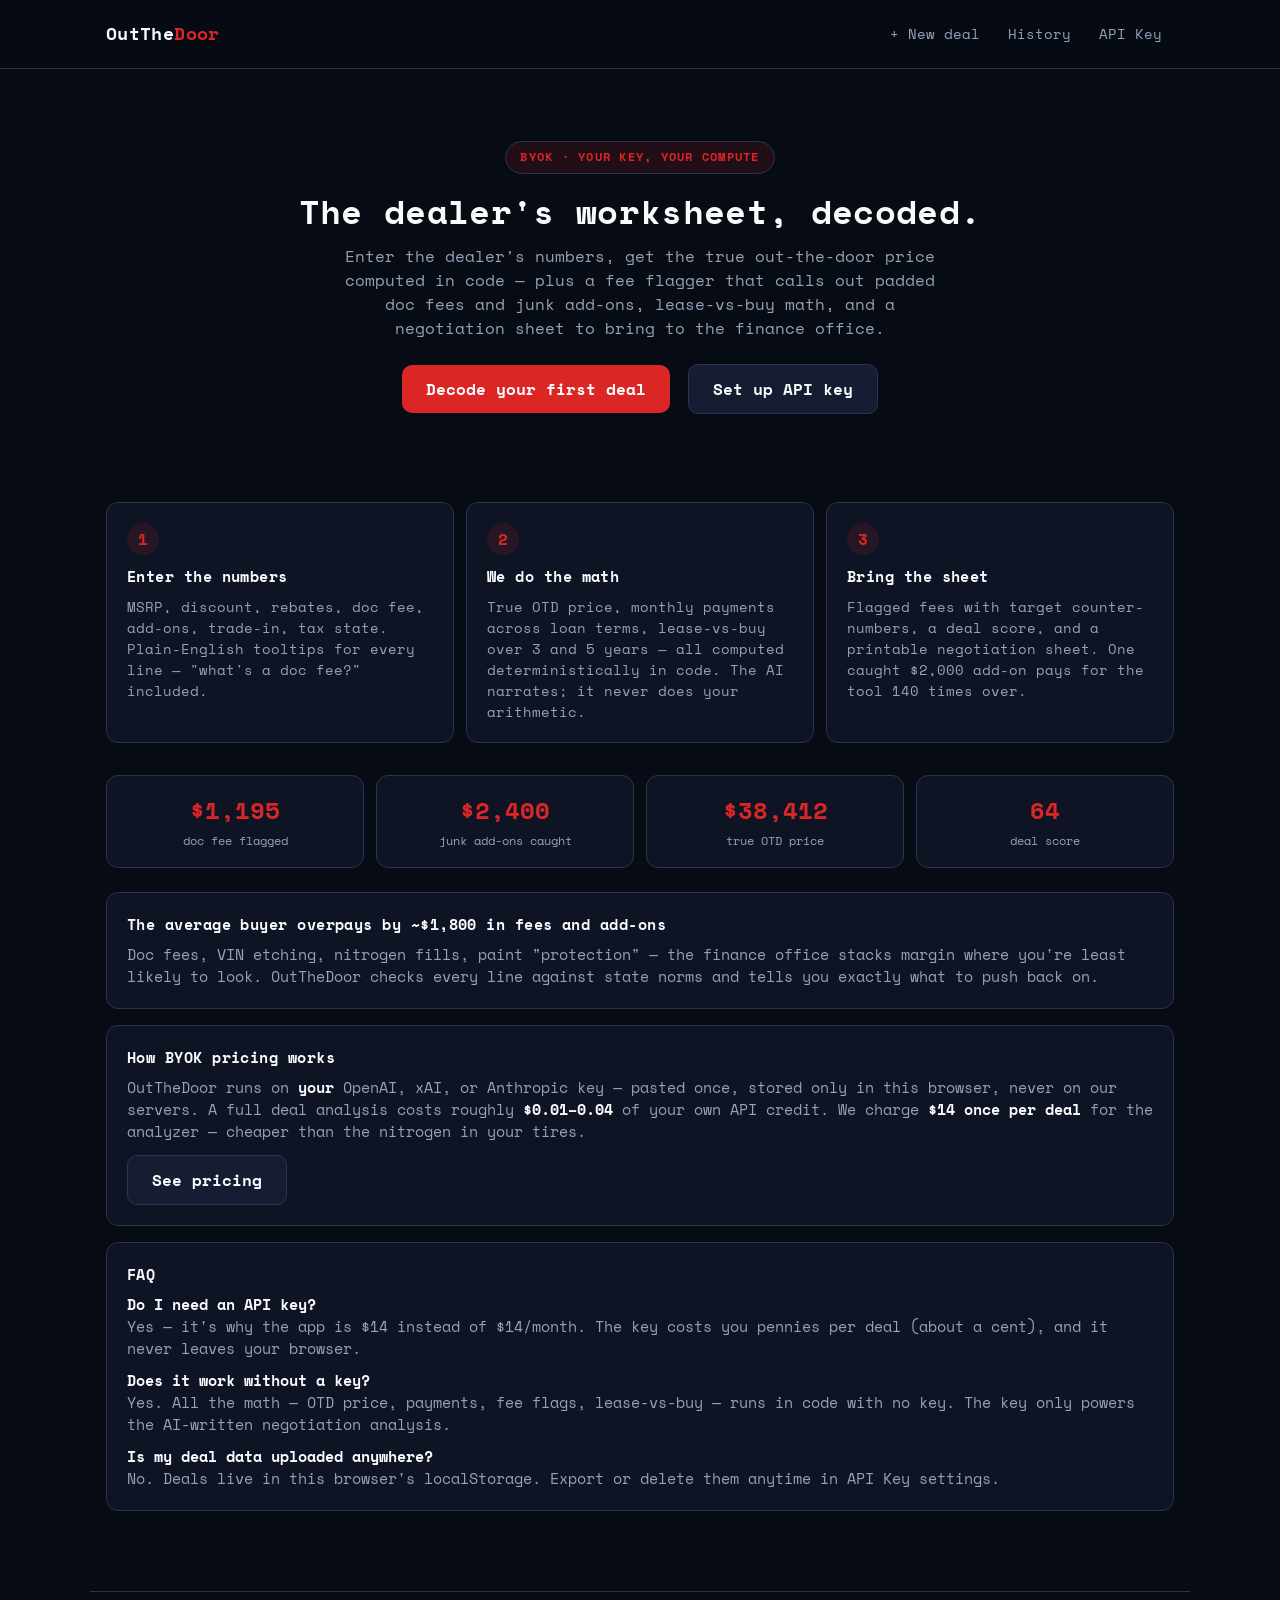
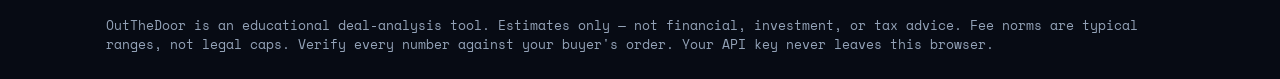
<file: outthedoor/index.html>
<!DOCTYPE html>
<html lang="en">
<head>
<meta charset="UTF-8">
<meta name="viewport" content="width=device-width, initial-scale=1.0">
<title>OutTheDoor — Know the real price before you sign</title>
<meta name="description" content="BYOK car-deal analyzer. Your API key, your compute — true out-the-door price, fee flags, and lease-vs-buy math.">
<link rel="stylesheet" href="styles.css">
</head>
<body>

<header class="app-header no-print">
  <div class="header-inner">
    <a class="logo" href="#/" data-nav="landing">OutThe<span>Door</span></a>
    <nav class="nav" aria-label="Main">
      <button data-nav="new">+ New deal</button>
      <button data-nav="history">History</button>
      <button data-nav="setup">API Key</button>
    </nav>
  </div>
</header>

<main>
  <!-- ============ LANDING ============ -->
  <section class="view" id="view-landing" aria-label="Welcome">
    <div class="hero">
      <span class="kicker">BYOK &middot; your key, your compute</span>
      <h1>The dealer's worksheet, decoded.</h1>
      <p class="lead">Enter the dealer's numbers, get the true out-the-door price computed in code — plus a fee flagger that calls out padded doc fees and junk add-ons, lease-vs-buy math, and a negotiation sheet to bring to the finance office.</p>
      <p style="margin-top:8px">
        <button class="btn" data-nav="new">Decode your first deal</button>
        <button class="btn secondary" data-nav="setup" style="margin-left:8px">Set up API key</button>
      </p>
    </div>

    <div class="steps">
      <div class="step"><span class="n">1</span><h3>Enter the numbers</h3><p>MSRP, discount, rebates, doc fee, add-ons, trade-in, tax state. Plain-English tooltips for every line — "what's a doc fee?" included.</p></div>
      <div class="step"><span class="n">2</span><h3>We do the math</h3><p>True OTD price, monthly payments across loan terms, lease-vs-buy over 3 and 5 years — all computed deterministically in code. The AI narrates; it never does your arithmetic.</p></div>
      <div class="step"><span class="n">3</span><h3>Bring the sheet</h3><p>Flagged fees with target counter-numbers, a deal score, and a printable negotiation sheet. One caught $2,000 add-on pays for the tool 140 times over.</p></div>
    </div>

    <div class="sample-strip" aria-label="Sample output">
      <div class="stat"><div class="v">$1,195</div><div class="l">doc fee flagged</div></div>
      <div class="stat"><div class="v">$2,400</div><div class="l">junk add-ons caught</div></div>
      <div class="stat"><div class="v">$38,412</div><div class="l">true OTD price</div></div>
      <div class="stat"><div class="v">64</div><div class="l">deal score</div></div>
    </div>

    <div class="card">
      <h3>The average buyer overpays by ~$1,800 in fees and add-ons</h3>
      <p style="color:var(--muted-fg);font-size:.92rem">Doc fees, VIN etching, nitrogen fills, paint "protection" — the finance office stacks margin where you're least likely to look. OutTheDoor checks every line against state norms and tells you exactly what to push back on.</p>
    </div>

    <div class="card">
      <h3>How BYOK pricing works</h3>
      <p style="color:var(--muted-fg);font-size:.92rem">OutTheDoor runs on <strong style="color:var(--fg)">your</strong> OpenAI, xAI, or Anthropic key — pasted once, stored only in this browser, never on our servers. A full deal analysis costs roughly <strong style="color:var(--fg)">$0.01–0.04</strong> of your own API credit. We charge <strong style="color:var(--fg)">$14 once per deal</strong> for the analyzer — cheaper than the nitrogen in your tires.</p>
      <p style="margin-top:12px"><button class="btn secondary" data-nav="pricing">See pricing</button></p>
    </div>

    <div class="card">
      <h3>FAQ</h3>
      <p style="font-size:.92rem;margin-bottom:10px"><strong>Do I need an API key?</strong><br><span style="color:var(--muted-fg)">Yes — it's why the app is $14 instead of $14/month. The key costs you pennies per deal (about a cent), and it never leaves your browser.</span></p>
      <p style="font-size:.92rem;margin-bottom:10px"><strong>Does it work without a key?</strong><br><span style="color:var(--muted-fg)">Yes. All the math — OTD price, payments, fee flags, lease-vs-buy — runs in code with no key. The key only powers the AI-written negotiation analysis.</span></p>
      <p style="font-size:.92rem"><strong>Is my deal data uploaded anywhere?</strong><br><span style="color:var(--muted-fg)">No. Deals live in this browser's localStorage. Export or delete them anytime in API Key settings.</span></p>
    </div>
  </section>

  <!-- ============ SETUP ============ -->
  <section class="view" id="view-setup" aria-label="API key setup">
    <h1>Bring your own key</h1>
    <p class="lead" style="margin-bottom:20px">Pick a provider, paste a key. It stays in this browser's local storage — it is never sent to our servers. Every AI call goes straight from your browser to the provider.</p>

    <div class="notice">New to API keys? <a href="https://platform.openai.com/api-keys" target="_blank" rel="noopener">OpenAI keys</a> &middot; <a href="https://console.x.ai" target="_blank" rel="noopener">xAI console</a> &middot; <a href="https://console.anthropic.com" target="_blank" rel="noopener">Anthropic console</a> &middot; <a href="https://aistudio.google.com/apikey" target="_blank" rel="noopener">Google AI Studio</a>. Set a small spend limit (e.g. $5) on your provider account.</div>
    <div class="notice warn" id="anthropic-note" hidden>Heads up: Anthropic's API sometimes blocks direct browser calls (CORS). If the key test fails below, OpenAI or xAI will work fine — or run Anthropic through a tiny proxy.</div>

    <div class="card">
      <div class="provider-cards" role="radiogroup" aria-label="Provider">
        <label class="provider" data-provider="openai">
          <input type="radio" name="provider" value="openai" checked>
          <strong>OpenAI</strong><small>gpt-4o-mini default &middot; ~$0.01/deal</small>
        </label>
        <label class="provider" data-provider="xai">
          <input type="radio" name="provider" value="xai">
          <strong>xAI</strong><small>grok-3-mini default &middot; ~$0.01/deal</small>
        </label>
        <label class="provider" data-provider="anthropic">
          <input type="radio" name="provider" value="anthropic">
          <strong>Anthropic</strong><small>haiku default &middot; ~$0.02/deal</small>
        </label>
        <label class="provider" data-provider="gemini">
          <input type="radio" name="provider" value="gemini">
          <strong>Gemini</strong><small>gemini-3.5-flash-lite default &middot; ~$0.02/deal</small>
        </label>
      </div>

      <div class="field">
        <label for="api-key">API key</label>
        <input type="password" id="api-key" placeholder="sk-..." autocomplete="off" spellcheck="false">
        <p class="tip">Stored only in this browser (localStorage). Clear it anytime below.</p>
      </div>

      <div class="field">
        <label for="model">Model <span class="hint">(editable — use what you like)</span></label>
        <input type="text" id="model" value="gpt-4o-mini" spellcheck="false">
        <p class="tip" id="model-hint">Mini-class models are plenty for deal verdicts and cost fractions of a cent per analysis.</p>
      </div>

      <p>
        <button class="btn" id="test-key-btn">Test key</button>
        <button class="btn secondary" id="save-key-btn" style="margin-left:8px">Save key</button>
      </p>
      <p class="error" id="key-error" role="alert"></p>
      <p class="success" id="key-success" role="status"></p>

      <p style="margin-top:16px"><button class="btn danger-ghost" id="clear-key-btn">Remove saved key</button></p>
    </div>

    <div class="card">
      <h3>Settings</h3>
      <p style="color:var(--muted-fg);font-size:.92rem;margin-bottom:12px">Est. key spend this browser: <strong style="color:var(--fg)" id="spend-counter">$0.00</strong> <span class="hint">(≈$0.02 per AI verdict)</span></p>
      <p style="color:var(--muted-fg);font-size:.92rem;margin-bottom:12px">Fee-norms table: <strong style="color:var(--fg)">v1.0</strong> — typical doc-fee ranges and title/reg estimates for 10 states. Ranges are estimates, not legal data; verify caps with your state's dealer board.</p>
      <p style="display:flex;gap:8px;flex-wrap:wrap">
        <button class="btn secondary" id="export-btn">Export deals (JSON)</button>
        <button class="btn secondary" id="import-btn">Import deals (JSON)</button>
        <input type="file" id="import-file" accept="application/json" hidden>
      </p>
      <p class="error" id="settings-error" role="alert"></p>
      <p class="success" id="settings-success" role="status"></p>
    </div>
  </section>

  <!-- ============ NEW DEAL ============ -->
  <section class="view" id="view-new" aria-label="New deal">
    <h1>New deal</h1>
    <p class="lead" style="margin-bottom:20px">Enter the dealer's numbers straight off the worksheet. Tooltips explain every line.</p>

    <div class="notice warn" id="no-key-notice" hidden>You haven't saved an API key yet — all the math still runs, but the AI negotiation analysis needs one. <a href="#/setup" data-nav="setup">Set it up</a> (30 seconds).</div>

    <form id="deal-form" novalidate>
      <div class="card">
        <h3>Vehicle</h3>
        <div class="grid2">
          <div class="field"><label for="f-year">Year</label><input id="f-year" type="number" min="1990" max="2030" placeholder="2025"></div>
          <div class="field"><label for="f-make">Make</label><input id="f-make" placeholder="Toyota"></div>
          <div class="field"><label for="f-model">Model</label><input id="f-model" placeholder="RAV4"></div>
          <div class="field"><label for="f-trim">Trim <span class="hint">(optional)</span></label><input id="f-trim" placeholder="XLE AWD"></div>
        </div>
      </div>

      <div class="card">
        <h3>Price</h3>
        <div class="grid2">
          <div class="field"><label for="f-msrp">MSRP ($) <span class="hint">— sticker price</span></label><input id="f-msrp" type="number" min="1" required placeholder="35000"></div>
          <div class="field"><label for="f-discount">Dealer discount ($) <span class="hint">— off MSRP</span></label><input id="f-discount" type="number" min="0" value="0" placeholder="2500"></div>
          <div class="field"><label for="f-rebates">Rebates / incentives ($) <span class="hint">— factory cash, loyalty</span></label><input id="f-rebates" type="number" min="0" value="0" placeholder="1000"><p class="tip">Rebates cut what you finance, not the taxable price (most states tax them).</p></div>
        </div>
      </div>

      <div class="card">
        <h3>State &amp; tax</h3>
        <div class="grid2">
          <div class="field"><label for="f-state">State</label><select id="f-state"></select><p class="tip">Tax rate auto-fills — override it if your county differs.</p></div>
          <div class="field"><label for="f-zip">ZIP <span class="hint">(optional, for your records)</span></label><input id="f-zip" inputmode="numeric" placeholder="34982"></div>
          <div class="field"><label for="f-taxrate">Sales tax rate (%)</label><input id="f-taxrate" type="number" min="0" max="15" step="0.01" value="6"><p class="tip" id="taxrate-hint"></p></div>
        </div>
      </div>

      <div class="card">
        <h3>Fees &amp; add-ons</h3>
        <div class="grid2">
          <div class="field"><label for="f-docfee">Doc fee ($) <span class="hint">— "documentation" / dealer fee</span></label><input id="f-docfee" type="number" min="0" value="0" placeholder="899"><p class="tip" id="docfee-hint"></p></div>
          <div class="field"><label for="f-titlereg">Title &amp; registration ($) <span class="hint">— state estimate, editable</span></label><input id="f-titlereg" type="number" min="0" value="0"><p class="tip" id="titlereg-hint"></p></div>
        </div>
        <h3 style="margin-top:8px">Dealer add-ons <span class="hint" style="font-weight:400;font-size:.8rem">— itemize each (VIN etch, nitrogen, paint protection…)</span></h3>
        <div id="addon-rows"></div>
        <p><button type="button" class="btn secondary" id="addon-add-btn" style="min-height:44px">+ Add add-on</button></p>
      </div>

      <div class="card">
        <h3>Trade-in &amp; down payment</h3>
        <div class="grid2">
          <div class="field"><label for="f-tradevalue">Trade-in value ($)</label><input id="f-tradevalue" type="number" min="0" value="0" placeholder="8000"></div>
          <div class="field"><label for="f-tradeoff">Trade payoff ($) <span class="hint">— remaining loan, if any</span></label><input id="f-tradeoff" type="number" min="0" value="0" placeholder="5000"></div>
          <div class="field"><label for="f-down">Down payment ($) <span class="hint">— cash down</span></label><input id="f-down" type="number" min="0" value="0" placeholder="2000"></div>
        </div>
      </div>

      <div class="card">
        <h3>Financing</h3>
        <div class="grid2">
          <div class="field"><label for="f-apr">APR (%, annual)</label><input id="f-apr" type="number" min="0" max="30" step="0.1" value="7"><p class="tip">Get pre-approved at your bank first — then make the dealer beat it.</p></div>
          <div class="field"><label for="f-term">Loan term <span class="hint">(headline payment)</span></label><select id="f-term"><option value="36">36 mo</option><option value="48">48 mo</option><option value="60" selected>60 mo</option><option value="72">72 mo</option></select></div>
        </div>
      </div>

      <details class="assume">
        <summary>Lease terms <span style="color:var(--muted-fg);font-weight:400">(optional — fills the lease-vs-buy tab)</span></summary>
        <div class="body">
          <div class="grid2">
            <div class="field"><label for="f-mf">Money factor <span class="hint">— e.g. 0.00150 (≈3.6% APR)</span></label><input id="f-mf" type="number" min="0" max="0.01" step="0.00001" placeholder="0.00150"></div>
            <div class="field"><label for="f-residual">Residual (% of MSRP)</label><input id="f-residual" type="number" min="0" max="100" step="1" placeholder="60"></div>
            <div class="field"><label for="f-leaseterm">Lease term (months)</label><input id="f-leaseterm" type="number" min="12" max="60" value="36"></div>
            <div class="field"><label for="f-mileage">Miles / year</label><input id="f-mileage" type="number" min="0" value="12000"></div>
            <div class="field"><label for="f-disposition">Disposition fee ($)</label><input id="f-disposition" type="number" min="0" value="395"></div>
            <div class="field"><label for="f-driveoff">Drive-off ($) <span class="hint">— due at signing</span></label><input id="f-driveoff" type="number" min="0" value="0"></div>
          </div>
        </div>
      </details>

      <details class="assume">
        <summary>Market comps <span style="font-size:.9rem;color:var(--accent);font-weight:700" id="comp-count"></span> <span style="color:var(--muted-fg);font-weight:400">(optional — other dealers' OTD quotes sharpen the score)</span></summary>
        <div class="body" id="comp-rows"></div>
        <p><button type="button" class="btn secondary" id="comp-add-btn" style="min-height:44px">+ Add comp</button></p>
      </details>

      <p><button type="submit" class="btn block" id="analyze-btn">Decode this deal</button></p>
      <p class="error" id="form-error" role="alert"></p>
    </form>
  </section>

  <!-- ============ RESULTS (OTD + FEES) ============ -->
  <section class="view" id="view-results" aria-label="Results">
    <div id="results-content"></div>
    <p class="no-print" style="margin-top:16px;display:flex;gap:8px;flex-wrap:wrap">
      <button class="btn" data-nav="lease">Lease vs buy</button>
      <button class="btn" data-nav="score">Deal score</button>
      <button class="btn secondary" data-nav="new">New deal</button>
      <button class="btn secondary" data-nav="history">History</button>
    </p>
  </section>

  <!-- ============ LEASE VS BUY ============ -->
  <section class="view" id="view-lease" aria-label="Lease versus buy">
    <div id="lease-content"></div>
    <p class="no-print" style="margin-top:16px;display:flex;gap:8px;flex-wrap:wrap">
      <button class="btn secondary" data-nav="results">Back to breakdown</button>
      <button class="btn" data-nav="score">Deal score</button>
    </p>
  </section>

  <!-- ============ SCORE ============ -->
  <section class="view" id="view-score" aria-label="Deal score">
    <div id="score-content"></div>
    <p class="no-print" style="margin-top:16px;display:flex;gap:8px;flex-wrap:wrap">
      <button class="btn" id="sheet-btn">Negotiation sheet (print)</button>
      <button class="btn secondary" data-nav="results">Breakdown</button>
      <button class="btn secondary" data-nav="lease">Lease vs buy</button>
    </p>
  </section>

  <!-- ============ HISTORY ============ -->
  <section class="view" id="view-history" aria-label="History">
    <h1>Saved deals</h1>
    <p class="lead" style="margin-bottom:16px">Everything lives in this browser. Tick up to 3 to compare dealer quotes side-by-side.</p>
    <p class="no-print" style="margin-bottom:16px"><button class="btn secondary" id="compare-btn" disabled>Compare selected</button></p>
    <div id="history-list"></div>
  </section>

  <!-- ============ COMPARE ============ -->
  <section class="view" id="view-compare" aria-label="Compare">
    <h1>Side-by-side</h1>
    <div class="compare-table-wrap card"><div id="compare-content"></div></div>
    <p><button class="btn secondary" data-nav="history">Back to history</button></p>
  </section>

  <!-- ============ PRICING ============ -->
  <section class="view" id="view-pricing" aria-label="Pricing">
    <h1>Pricing</h1>
    <p class="lead" style="margin-bottom:20px">One caught junk fee pays for this hundreds of times over. AI compute runs on your own key — pennies per deal.</p>
    <div class="steps">
      <div class="step"><h3>Single deal</h3><p style="font-size:1.6rem;font-weight:700;color:var(--fg)">$14<span style="font-size:.9rem;color:var(--muted-fg)"> one-time</span></p><p>Full decode of one car deal: OTD math, fee flags, lease-vs-buy, deal score, negotiation sheet.</p></div>
      <div class="step"><h3>3-pack</h3><p style="font-size:1.6rem;font-weight:700;color:var(--fg)">$29<span style="font-size:.9rem;color:var(--muted-fg)"> one-time</span></p><p>For shoppers collecting multiple quotes. Compare view included.</p></div>
      <div class="step"><h3>Your key</h3><p style="font-size:1.6rem;font-weight:700;color:var(--fg)">~$0.02<span style="font-size:.9rem;color:var(--muted-fg)">/deal</span></p><p>AI verdicts billed to your own API key. We never see it.</p></div>
    </div>
    <div class="notice">Billing isn't wired in this MVP build — checkout arrives with launch. The app is fully usable now with your own key.</div>
  </section>
</main>

<footer class="site no-print">
  <p>OutTheDoor is an educational deal-analysis tool. Estimates only — not financial, investment, or tax advice. Fee norms are typical ranges, not legal caps. Verify every number against your buyer's order. Your API key never leaves this browser.</p>
</footer>

<script src="app.js"></script>
</body>
</html>
</file>
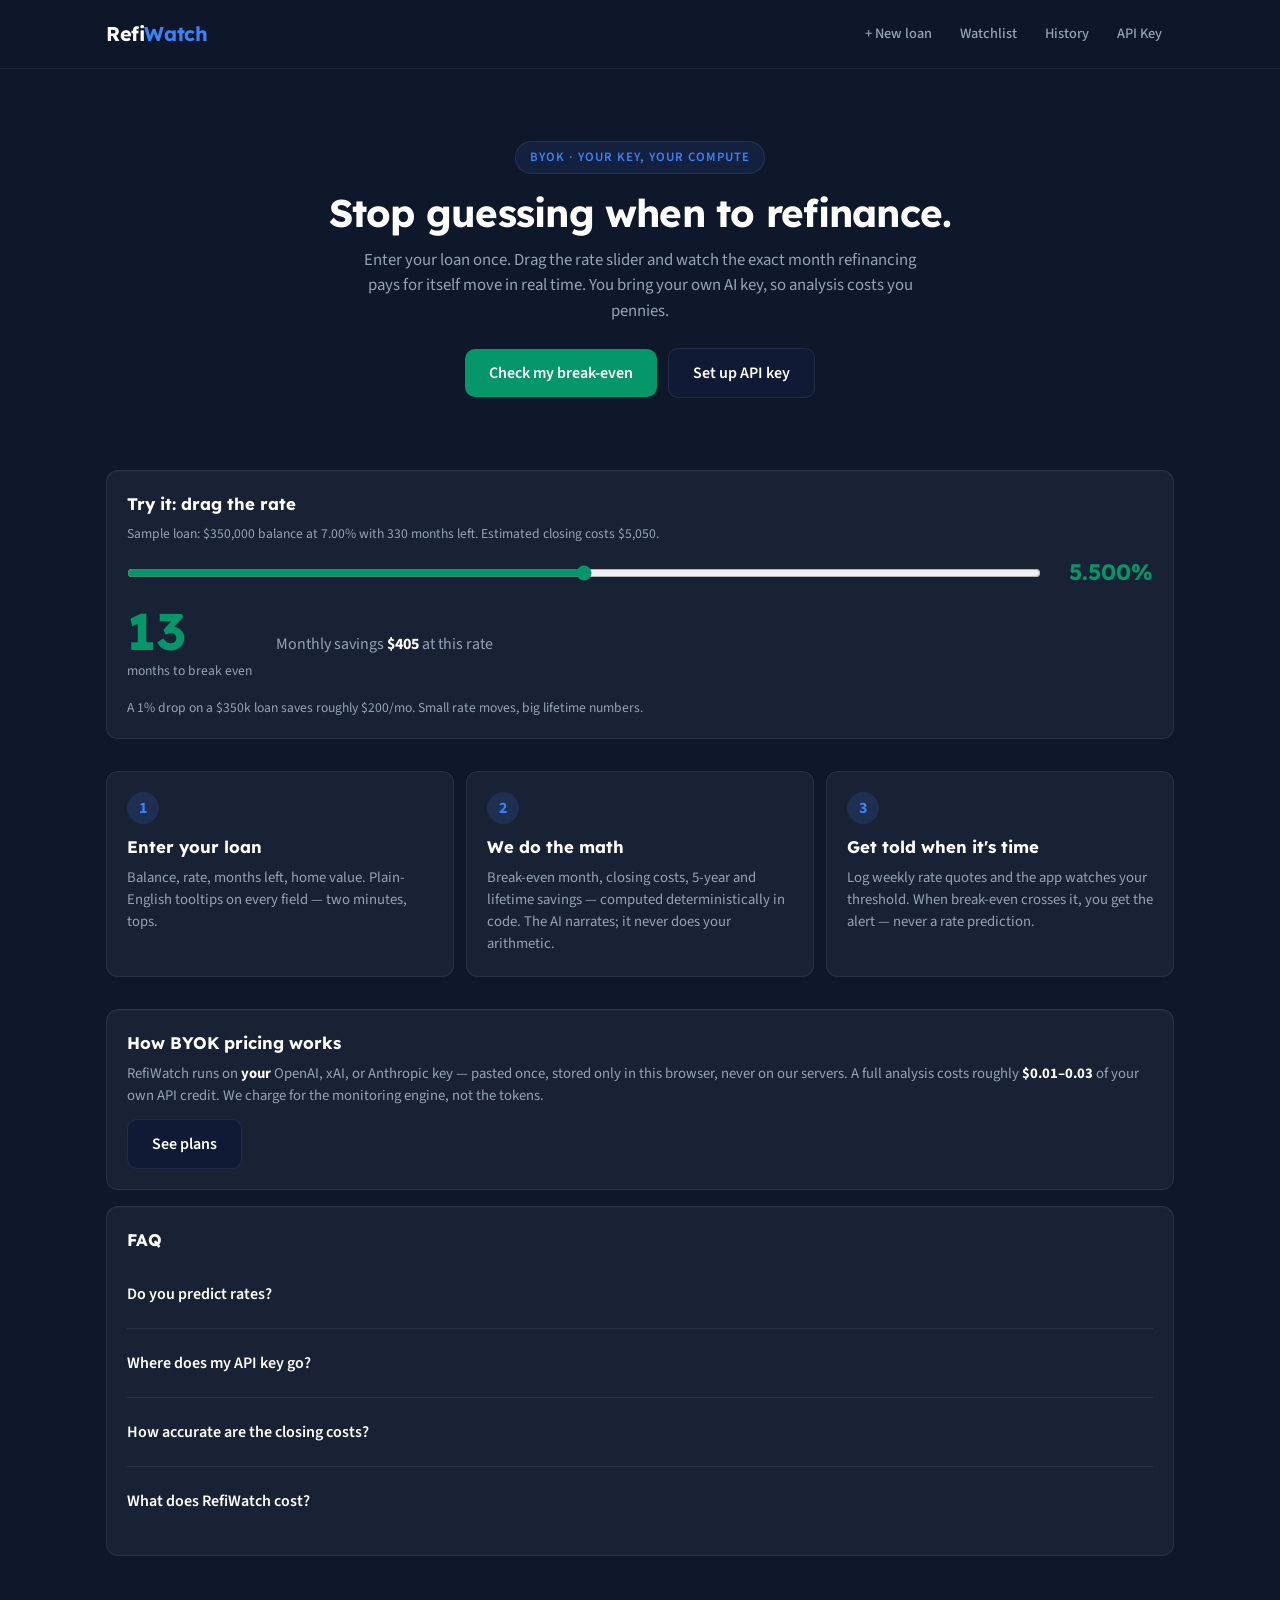
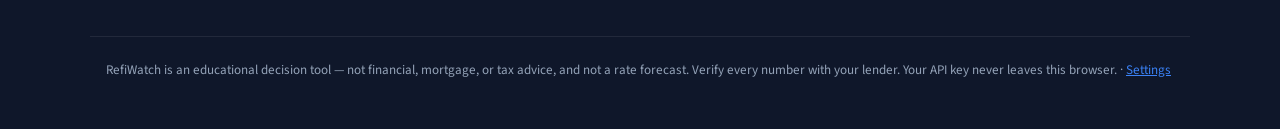
<file: refiwatch/index.html>
<!DOCTYPE html>
<html lang="en">
<head>
<meta charset="UTF-8">
<meta name="viewport" content="width=device-width, initial-scale=1.0">
<title>RefiWatch — Know the exact month refinancing pays off</title>
<meta name="description" content="BYOK mortgage refinance break-even monitor. Your API key, your compute — deterministic break-even math with zero inference cost to us.">
<link rel="stylesheet" href="styles.css">
</head>
<body>

<header class="app-header no-print">
  <div class="header-inner">
    <a class="logo" href="#/" data-nav="landing">Refi<span>Watch</span></a>
    <nav class="nav" aria-label="Main">
      <button data-nav="loan">+ New loan</button>
      <button data-nav="watch">Watchlist</button>
      <button data-nav="history">History</button>
      <button data-nav="setup">API Key</button>
    </nav>
  </div>
</header>

<main>
  <!-- ============ LANDING ============ -->
  <section class="view" id="view-landing" aria-label="Welcome">
    <div class="hero">
      <span class="kicker">BYOK &middot; your key, your compute</span>
      <h1>Stop guessing when to refinance.</h1>
      <p class="lead">Enter your loan once. Drag the rate slider and watch the exact month refinancing pays for itself move in real time. You bring your own AI key, so analysis costs you pennies.</p>
      <p style="margin-top:8px">
        <button class="btn" data-nav="loan">Check my break-even</button>
        <button class="btn secondary" data-nav="setup" style="margin-left:8px">Set up API key</button>
      </p>
    </div>

    <div class="card demo-card" aria-label="Interactive break-even demo">
      <h3>Try it: drag the rate</h3>
      <p class="tip" style="margin-bottom:12px">Sample loan: $350,000 balance at 7.00% with 330 months left. Estimated closing costs $5,050.</p>
      <div class="slider-row">
        <input type="range" id="demo-rate" min="3" max="8" step="0.125" value="5.5" aria-label="Candidate refinance rate">
        <div class="slider-val"><span id="demo-rate-val">5.500%</span></div>
      </div>
      <div class="demo-result">
        <div class="demo-hero"><span id="demo-be">13</span><small>months to break even</small></div>
        <div class="demo-sub">Monthly savings <strong id="demo-save">$405</strong> at this rate</div>
      </div>
      <p class="tip">A 1% drop on a $350k loan saves roughly $200/mo. Small rate moves, big lifetime numbers.</p>
    </div>

    <div class="steps">
      <div class="step"><span class="n">1</span><h3>Enter your loan</h3><p>Balance, rate, months left, home value. Plain-English tooltips on every field — two minutes, tops.</p></div>
      <div class="step"><span class="n">2</span><h3>We do the math</h3><p>Break-even month, closing costs, 5-year and lifetime savings — computed deterministically in code. The AI narrates; it never does your arithmetic.</p></div>
      <div class="step"><span class="n">3</span><h3>Get told when it's time</h3><p>Log weekly rate quotes and the app watches your threshold. When break-even crosses it, you get the alert — never a rate prediction.</p></div>
    </div>

    <div class="card">
      <h3>How BYOK pricing works</h3>
      <p style="color:var(--muted-fg);font-size:.92rem">RefiWatch runs on <strong style="color:var(--fg)">your</strong> OpenAI, xAI, or Anthropic key — pasted once, stored only in this browser, never on our servers. A full analysis costs roughly <strong style="color:var(--fg)">$0.01–0.03</strong> of your own API credit. We charge for the monitoring engine, not the tokens.</p>
      <p style="margin-top:12px"><button class="btn secondary" data-nav="pricing">See plans</button></p>
    </div>

    <div class="card">
      <h3>FAQ</h3>
      <details class="faq"><summary>Do you predict rates?</summary><p>No — and anyone who says they do is selling something. RefiWatch is a decision tool, not a crystal ball. It tells you exactly when the math works at any rate you enter; it never claims to know where rates are headed.</p></details>
      <details class="faq"><summary>Where does my API key go?</summary><p>It stays in this browser's localStorage. Every AI call goes straight from your browser to your provider. We never see it.</p></details>
      <details class="faq"><summary>How accurate are the closing costs?</summary><p>They're rule-based estimates (origination, appraisal, title, recording, prepaids). Your lender's Loan Estimate is the source of truth — always verify before you sign.</p></details>
      <details class="faq"><summary>What does RefiWatch cost?</summary><p>$9/month or $90/year after a 30-day free trial. One refinance at the right moment saves tens of thousands in interest — the subscription is a rounding error.</p></details>
    </div>
  </section>

  <!-- ============ SETUP ============ -->
  <section class="view" id="view-setup" aria-label="API key setup">
    <h1>Bring your own key</h1>
    <p class="lead" style="margin-bottom:20px">Pick a provider, paste a key. It stays in this browser's local storage — it is never sent to our servers. Every AI call goes straight from your browser to the provider.</p>

    <div class="notice">New to API keys? <a href="https://platform.openai.com/api-keys" target="_blank" rel="noopener">OpenAI keys</a> &middot; <a href="https://console.x.ai" target="_blank" rel="noopener">xAI console</a> &middot; <a href="https://console.anthropic.com" target="_blank" rel="noopener">Anthropic console</a> &middot; <a href="https://aistudio.google.com/apikey" target="_blank" rel="noopener">Google AI Studio</a>. Set a small spend limit (e.g. $5) on your provider account.</div>
    <div class="notice warn" id="anthropic-note" hidden>Heads up: Anthropic's API sometimes blocks direct browser calls (CORS). If the key test fails below, OpenAI or xAI will work fine — or run Anthropic through a tiny proxy.</div>

    <div class="card">
      <div class="provider-cards" role="radiogroup" aria-label="Provider">
        <label class="provider" data-provider="openai">
          <input type="radio" name="provider" value="openai" checked>
          <strong>OpenAI</strong><small>gpt-4o-mini default &middot; ~$0.01/analysis</small>
        </label>
        <label class="provider" data-provider="xai">
          <input type="radio" name="provider" value="xai">
          <strong>xAI</strong><small>grok-3-mini default &middot; ~$0.01/analysis</small>
        </label>
        <label class="provider" data-provider="anthropic">
          <input type="radio" name="provider" value="anthropic">
          <strong>Anthropic</strong><small>haiku default &middot; ~$0.02/analysis</small>
        </label>
        <label class="provider" data-provider="gemini">
          <input type="radio" name="provider" value="gemini">
          <strong>Gemini</strong><small>gemini-3.5-flash-lite default &middot; ~$0.02/analysis</small>
        </label>
      </div>

      <div class="field">
        <label for="api-key">API key</label>
        <input type="password" id="api-key" placeholder="sk-..." autocomplete="off" spellcheck="false">
        <p class="tip">Stored only in this browser (localStorage). Clear it anytime in Settings.</p>
      </div>

      <div class="field">
        <label for="model">Model <span class="hint">(editable — use what you like)</span></label>
        <input type="text" id="model" value="gpt-4o-mini" spellcheck="false">
        <p class="tip" id="model-hint">Mini-class models are plenty for refi verdicts and cost fractions of a cent per analysis.</p>
      </div>

      <p>
        <button class="btn" id="test-key-btn">Test key</button>
        <button class="btn secondary" id="save-key-btn" style="margin-left:8px">Save key</button>
      </p>
      <p class="error" id="key-error" role="alert"></p>
      <p class="success" id="key-success" role="status"></p>

      <p style="margin-top:16px"><button class="btn danger-ghost" id="clear-key-btn">Remove saved key</button></p>
      <p style="margin-top:12px"><button class="btn secondary" data-nav="settings">App settings</button></p>
    </div>
  </section>

  <!-- ============ LOAN SETUP ============ -->
  <section class="view" id="view-loan" aria-label="Loan setup">
    <h1>Your current loan</h1>
    <p class="lead" style="margin-bottom:20px">Two minutes. Everything below stays in this browser. Hover the hints — every field is explained in plain English.</p>

    <div class="notice warn" id="no-key-notice" hidden>You haven't saved an API key yet — the math will still run, but the AI verdict needs one. <a href="#/setup" data-nav="setup">Set it up</a> (30 seconds).</div>

    <form id="loan-form" novalidate>
      <div class="card">
        <h3>Current mortgage</h3>
        <div class="grid2">
          <div class="field"><label for="l-name">Label <span class="hint">(optional)</span></label><input id="l-name" placeholder="Our house, Tampa"></div>
          <div class="field"><label for="l-balance">Remaining balance ($)</label><input id="l-balance" type="number" min="1" required placeholder="350000"><p class="tip">What's left on the loan today — check your latest statement.</p></div>
          <div class="field"><label for="l-rate">Current rate (%, annual)</label><input id="l-rate" type="number" min="0" max="20" step="0.125" required placeholder="7"><p class="tip">Your note rate, not APR.</p></div>
          <div class="field"><label for="l-months">Months remaining</label><input id="l-months" type="number" min="1" max="360" required placeholder="330"><p class="tip">Payments left until payoff. A 30-year loan taken 3 years ago ≈ 324.</p></div>
          <div class="field"><label for="l-home">Home value ($)</label><input id="l-home" type="number" min="1" required placeholder="450000"><p class="tip">Used for loan-to-value. A Zillow-style estimate is fine.</p></div>
          <div class="field"><label for="l-credit">Credit tier</label>
            <select id="l-credit">
              <option value="excellent" selected>Excellent (740+)</option>
              <option value="good">Good (670–739)</option>
              <option value="fair">Fair (below 670)</option>
            </select>
            <p class="tip">Affects how realistic a candidate rate is — the verdict will say so.</p>
          </div>
        </div>
        <p class="ltv-line">Loan-to-value: <strong id="ltv-readout">—</strong></p>
      </div>

      <div class="card">
        <h3>Closing-cost assumptions</h3>
        <div class="grid2">
          <div class="field"><label for="l-tax">Property tax ($/yr)</label><input id="l-tax" type="number" min="0" value="4800"><p class="tip">Feeds the prepaid/escrow estimate.</p></div>
          <div class="field"><label for="l-ins">Homeowners insurance ($/yr)</label><input id="l-ins" type="number" min="0" value="1800"><p class="tip">Feeds the prepaid/escrow estimate.</p></div>
          <div class="field"><label for="l-orig">Origination (% of loan)</label><input id="l-orig" type="number" min="0" max="2" step="0.125" value="0.5"><p class="tip">Lenders typically charge 0–1%. 0.5% is a middle estimate.</p></div>
          <div class="field"><label for="l-threshold">Alert me when break-even is under (months)</label><input id="l-threshold" type="number" min="1" max="120" value="24"><p class="tip">Your personal "worth the hassle" line. 24 months is a common rule of thumb.</p></div>
        </div>
        <p class="tip" style="margin-top:8px">Estimates only — appraisal $500, title $1,500, recording $200 are baked in. Your lender's Loan Estimate is the source of truth.</p>
      </div>

      <p><button type="submit" class="btn block" id="save-loan-btn">Compute my break-even</button></p>
      <p class="error" id="loan-error" role="alert"></p>
    </form>
  </section>

  <!-- ============ DASHBOARD ============ -->
  <section class="view" id="view-dash" aria-label="Break-even dashboard">
    <h1 id="dash-title">Break-even dashboard</h1>
    <p class="lead" style="margin-bottom:20px">Drag the candidate rate and watch the month move. This is the whole game.</p>

    <div class="card">
      <div class="slider-row">
        <label for="cand-rate" style="font-weight:600">Candidate rate</label>
        <input type="range" id="cand-rate" min="3" max="8" step="0.125" value="5.5" aria-label="Candidate refinance rate">
        <div class="slider-val"><span id="cand-rate-val">5.500%</span></div>
        <label for="cand-term" style="font-weight:600;margin-left:8px">Term</label>
        <select id="cand-term" style="width:auto">
          <option value="30" selected>30-year</option>
          <option value="15">15-year</option>
        </select>
      </div>
    </div>

    <div id="dash-results"></div>

    <p class="no-print" style="margin-top:16px;display:flex;gap:8px;flex-wrap:wrap">
      <button class="btn" data-nav="verdict">Get AI verdict</button>
      <button class="btn secondary" data-nav="watch">Log a rate quote</button>
      <button class="btn secondary" data-nav="loan">Edit loan</button>
    </p>
  </section>

  <!-- ============ WATCHLIST ============ -->
  <section class="view" id="view-watch" aria-label="Rate watchlist">
    <h1>Rate watchlist</h1>
    <p class="lead" style="margin-bottom:20px">Log the rates you actually see — weekly quotes from lenders. No live feed in this build; your eyes are the feed. The app watches your threshold and tells you when the math crosses it.</p>

    <div id="alert-banner"></div>

    <div class="card">
      <h3>Log a quote</h3>
      <form id="quote-form" novalidate>
        <div class="grid2">
          <div class="field"><label for="q-date">Date</label><input id="q-date" type="date" required></div>
          <div class="field"><label for="q-lender">Lender <span class="hint">(optional)</span></label><input id="q-lender" placeholder="Local CU"></div>
          <div class="field"><label for="q-rate30">30-yr fixed quoted (%)</label><input id="q-rate30" type="number" min="0" max="20" step="0.125" required placeholder="5.75"></div>
          <div class="field"><label for="q-rate15">15-yr fixed quoted (%) <span class="hint">(optional)</span></label><input id="q-rate15" type="number" min="0" max="20" step="0.125" placeholder="5.125"></div>
        </div>
        <p><button type="submit" class="btn" id="add-quote-btn">Log quote</button></p>
        <p class="error" id="quote-error" role="alert"></p>
      </form>
    </div>

    <div class="card">
      <h3>Trend</h3>
      <div id="trend-wrap"><p style="color:var(--muted-fg)">Log at least 2 quotes to see the trend.</p></div>
      <p id="watch-status" style="margin-top:12px;color:var(--muted-fg)"></p>
    </div>

    <div class="card">
      <h3>Quote log</h3>
      <div id="quote-table"></div>
    </div>

    <div class="card">
      <h3>Alert threshold</h3>
      <div class="field" style="max-width:320px"><label for="watch-threshold">Alert me when break-even is under (months)</label><input id="watch-threshold" type="number" min="1" max="120" value="24"></div>
      <p><button class="btn secondary" id="save-threshold-btn">Save threshold</button></p>
      <p class="success" id="threshold-saved" role="status"></p>
    </div>
  </section>

  <!-- ============ VERDICT ============ -->
  <section class="view" id="view-verdict" aria-label="AI verdict">
    <h1>Refi verdict</h1>
    <p class="lead" style="margin-bottom:20px">The numbers are computed in code below. The AI explains what they mean — and never predicts where rates are going. Decision tool, not a crystal ball.</p>
    <div id="verdict-nums"></div>
    <h2>The analyst's take</h2>
    <div class="card" id="verdict-llm">
      <div aria-live="polite"><div class="skeleton"></div><div class="skeleton" style="width:80%"></div><div class="skeleton" style="width:60%"></div><p style="color:var(--muted-fg);font-size:.9rem">Running the AI verdict on your key…</p></div>
    </div>
    <p class="no-print" style="margin-top:16px;display:flex;gap:8px;flex-wrap:wrap">
      <button class="btn secondary" id="rerun-verdict-btn">Re-run verdict</button>
      <button class="btn secondary" data-nav="dash">Back to dashboard</button>
    </p>
  </section>

  <!-- ============ HISTORY ============ -->
  <section class="view" id="view-history" aria-label="History">
    <h1>Saved loans</h1>
    <p class="lead" style="margin-bottom:16px">Everything lives in this browser. Each profile keeps its own quote log — handy for two properties or a partner's loan.</p>
    <p class="no-print" style="margin-bottom:16px"><button class="btn secondary" data-nav="loan">+ New loan profile</button></p>
    <div id="profile-list"></div>
  </section>

  <!-- ============ PRICING ============ -->
  <section class="view" id="view-pricing" aria-label="Pricing">
    <h1>Pricing</h1>
    <p class="lead" style="margin-bottom:20px">One refinance at the right moment saves five figures in interest. $9 a month is a rounding error — that's the pitch, and it's true.</p>
    <div class="steps">
      <div class="step"><h3>Monthly</h3><p style="font-size:1.6rem;font-weight:700;color:var(--fg)">$9<span style="font-size:.9rem;color:var(--muted-fg)">/mo</span></p><p>Unlimited profiles, break-even engine, watchlist + alerts, AI verdicts.</p></div>
      <div class="step"><h3>Annual</h3><p style="font-size:1.6rem;font-weight:700;color:var(--fg)">$90<span style="font-size:.9rem;color:var(--muted-fg)">/yr</span></p><p>Everything monthly. Two months free — for the patient rate-watcher.</p></div>
      <div class="step"><h3>Free trial</h3><p style="font-size:1.6rem;font-weight:700;color:var(--fg)">30 days</p><p>Full access. Log one loan + 4 weekly quotes and watch the trend hook you.</p></div>
    </div>
    <div class="notice">Billing isn't wired in this MVP build — checkout arrives with launch. The app is fully usable now with your own key.</div>
  </section>

  <!-- ============ SETTINGS ============ -->
  <section class="view" id="view-settings" aria-label="Settings">
    <h1>Settings</h1>

    <div class="card">
      <h3>API key</h3>
      <p id="settings-key-status" style="color:var(--muted-fg)"></p>
      <p id="settings-model-info" style="color:var(--muted-fg);margin-top:4px"></p>
      <p style="margin-top:12px"><button class="btn secondary" data-nav="setup">Change key</button></p>
    </div>

    <div class="card">
      <h3>Alert threshold</h3>
      <div class="field" style="max-width:320px"><label for="set-threshold">Alert me when break-even is under (months)</label><input id="set-threshold" type="number" min="1" max="120" value="24"></div>
      <p><button class="btn secondary" id="save-settings-btn">Save</button></p>
      <p class="success" id="settings-saved" role="status"></p>
    </div>

    <div class="card">
      <h3>Your key spend</h3>
      <p style="color:var(--muted-fg)">Estimated spend on <strong style="color:var(--fg)">your</strong> provider key from RefiWatch calls: <strong id="spend-counter" style="color:var(--fg)">$0.00</strong></p>
      <p class="tip">Verdicts ≈ $0.02 each; key tests ≈ $0.001. Single-digit cents a month for an active user.</p>
      <p style="margin-top:8px"><button class="btn danger-ghost" id="reset-spend-btn">Reset counter</button></p>
    </div>

    <div class="card">
      <h3>Export / import</h3>
      <p class="tip" style="margin-bottom:12px">Take your loan profiles and quote logs with you.</p>
      <p style="display:flex;gap:8px;flex-wrap:wrap">
        <button class="btn secondary" id="export-btn">Export JSON</button>
        <label class="btn secondary" for="import-file" style="cursor:pointer">Import JSON</label>
        <input type="file" id="import-file" accept="application/json" hidden>
      </p>
      <p class="error" id="settings-error" role="alert"></p>
    </div>
  </section>
</main>

<footer class="site no-print">
  <p>RefiWatch is an educational decision tool — not financial, mortgage, or tax advice, and not a rate forecast. Verify every number with your lender. Your API key never leaves this browser. &middot; <a href="#/settings" data-nav="settings" style="color:var(--secondary)">Settings</a></p>
</footer>

<script src="app.js"></script>
</body>
</html>
</file>
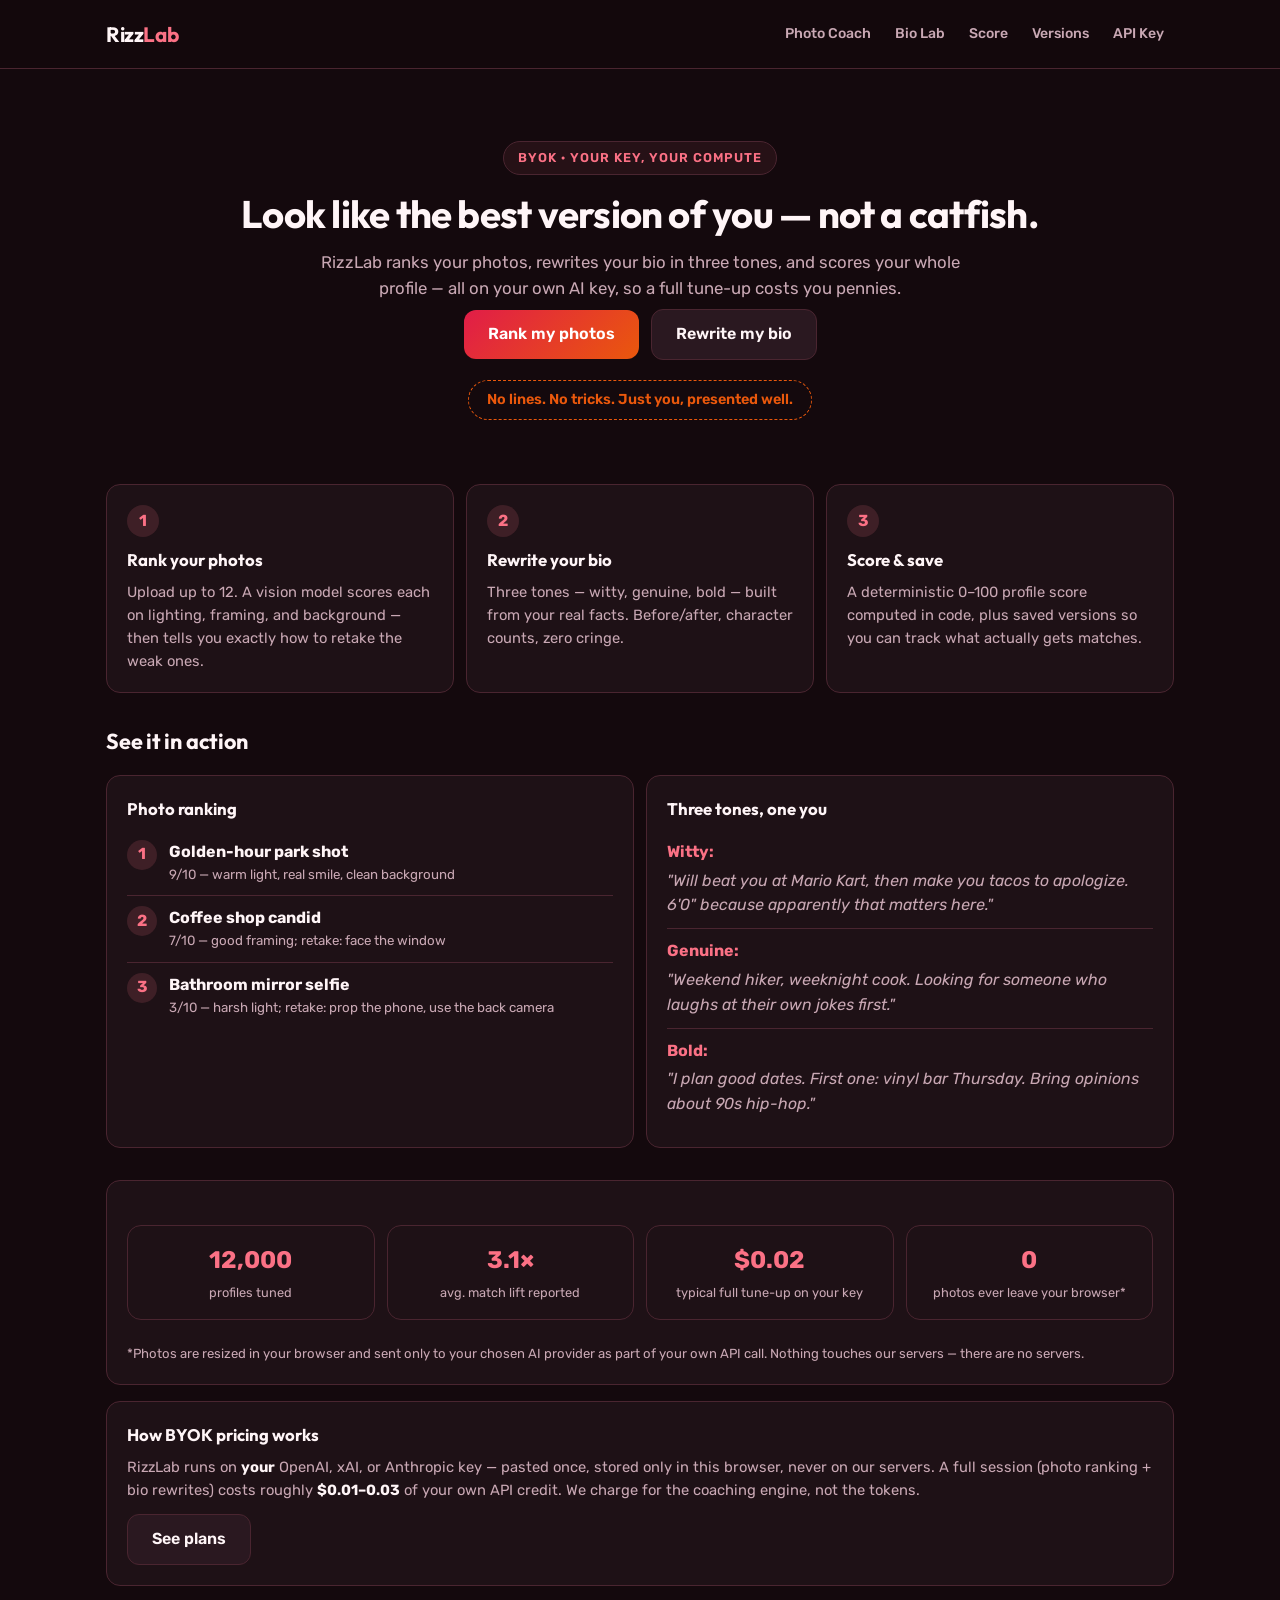
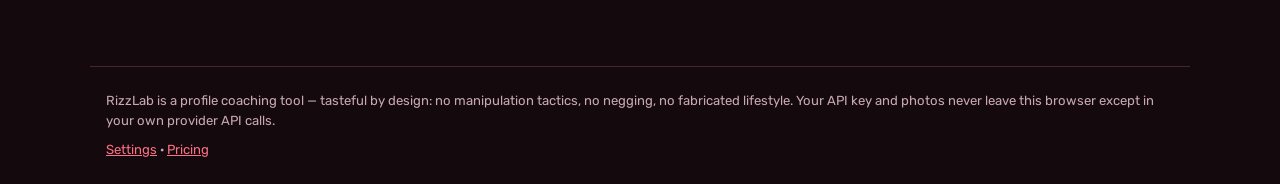
<file: rizzlab/index.html>
<!DOCTYPE html>
<html lang="en">
<head>
<meta charset="UTF-8">
<meta name="viewport" content="width=device-width, initial-scale=1.0">
<title>RizzLab — Look like the best version of you</title>
<meta name="description" content="BYOK dating profile optimizer. Photo ranking, bio rewrites in three tones, and a deterministic profile score. Your API key, your compute.">
<link rel="stylesheet" href="styles.css">
</head>
<body>

<header class="app-header no-print">
  <div class="header-inner">
    <a class="logo" href="#/" data-nav="landing">Rizz<span>Lab</span></a>
    <nav class="nav" aria-label="Main">
      <button data-nav="photos">Photo Coach</button>
      <button data-nav="bio">Bio Lab</button>
      <button data-nav="score">Score</button>
      <button data-nav="history">Versions</button>
      <button data-nav="setup">API Key</button>
    </nav>
  </div>
</header>

<main>
  <!-- ============ LANDING ============ -->
  <section class="view" id="view-landing" aria-label="Welcome">
    <div class="hero">
      <span class="kicker">BYOK &middot; your key, your compute</span>
      <h1>Look like the best version of you — not a catfish.</h1>
      <p class="lead">RizzLab ranks your photos, rewrites your bio in three tones, and scores your whole profile — all on your own AI key, so a full tune-up costs you pennies.</p>
      <p style="margin-top:8px">
        <button class="btn" data-nav="photos">Rank my photos</button>
        <button class="btn secondary" data-nav="bio" style="margin-left:8px">Rewrite my bio</button>
      </p>
      <p class="taste-badge">No lines. No tricks. Just you, presented well.</p>
    </div>

    <div class="steps">
      <div class="step"><span class="n">1</span><h3>Rank your photos</h3><p>Upload up to 12. A vision model scores each on lighting, framing, and background — then tells you exactly how to retake the weak ones.</p></div>
      <div class="step"><span class="n">2</span><h3>Rewrite your bio</h3><p>Three tones — witty, genuine, bold — built from your real facts. Before/after, character counts, zero cringe.</p></div>
      <div class="step"><span class="n">3</span><h3>Score &amp; save</h3><p>A deterministic 0–100 profile score computed in code, plus saved versions so you can track what actually gets matches.</p></div>
    </div>

    <h2>See it in action</h2>
    <div class="demo-grid">
      <div class="card">
        <h3>Photo ranking</h3>
        <div class="demo-rank">
          <div class="rank-row"><span class="rank-num">1</span><div><strong>Golden-hour park shot</strong><small>9/10 — warm light, real smile, clean background</small></div></div>
          <div class="rank-row"><span class="rank-num">2</span><div><strong>Coffee shop candid</strong><small>7/10 — good framing; retake: face the window</small></div></div>
          <div class="rank-row"><span class="rank-num">3</span><div><strong>Bathroom mirror selfie</strong><small>3/10 — harsh light; retake: prop the phone, use the back camera</small></div></div>
        </div>
      </div>
      <div class="card">
        <h3>Three tones, one you</h3>
        <div class="tone-sample"><strong>Witty:</strong><p>"Will beat you at Mario Kart, then make you tacos to apologize. 6'0" because apparently that matters here."</p></div>
        <div class="tone-sample"><strong>Genuine:</strong><p>"Weekend hiker, weeknight cook. Looking for someone who laughs at their own jokes first."</p></div>
        <div class="tone-sample"><strong>Bold:</strong><p>"I plan good dates. First one: vinyl bar Thursday. Bring opinions about 90s hip-hop."</p></div>
      </div>
    </div>

    <div class="card social-proof">
      <div class="sample-strip" aria-label="Sample stats">
        <div class="stat"><div class="v">12,000</div><div class="l">profiles tuned</div></div>
        <div class="stat"><div class="v">3.1&times;</div><div class="l">avg. match lift reported</div></div>
        <div class="stat"><div class="v">$0.02</div><div class="l">typical full tune-up on your key</div></div>
        <div class="stat"><div class="v">0</div><div class="l">photos ever leave your browser*</div></div>
      </div>
      <p class="tip">*Photos are resized in your browser and sent only to your chosen AI provider as part of your own API call. Nothing touches our servers — there are no servers.</p>
    </div>

    <div class="card">
      <h3>How BYOK pricing works</h3>
      <p style="color:var(--muted-fg);font-size:.92rem">RizzLab runs on <strong style="color:var(--fg)">your</strong> OpenAI, xAI, or Anthropic key — pasted once, stored only in this browser, never on our servers. A full session (photo ranking + bio rewrites) costs roughly <strong style="color:var(--fg)">$0.01–0.03</strong> of your own API credit. We charge for the coaching engine, not the tokens.</p>
      <p style="margin-top:12px"><button class="btn secondary" data-nav="pricing">See plans</button></p>
    </div>
  </section>

  <!-- ============ SETUP ============ -->
  <section class="view" id="view-setup" aria-label="API key setup">
    <h1>Bring your own key</h1>
    <p class="lead" style="margin-bottom:20px">Pick a provider, paste a key. It stays in this browser's local storage — it is never sent to our servers. Every AI call goes straight from your browser to the provider.</p>

    <div class="notice">New to API keys? <a href="https://platform.openai.com/api-keys" target="_blank" rel="noopener">OpenAI keys</a> &middot; <a href="https://console.x.ai" target="_blank" rel="noopener">xAI console</a> &middot; <a href="https://console.anthropic.com" target="_blank" rel="noopener">Anthropic console</a> &middot; <a href="https://aistudio.google.com/apikey" target="_blank" rel="noopener">Google AI Studio</a>. Set a small spend limit (e.g. $5) on your provider account.</div>
    <div class="notice warn" id="anthropic-note" hidden>Heads up: Anthropic's API sometimes blocks direct browser calls (CORS). If the key test fails below, OpenAI or xAI will work fine — or run Anthropic through a tiny proxy.</div>

    <div class="card">
      <div class="provider-cards" role="radiogroup" aria-label="Provider">
        <label class="provider" data-provider="openai">
          <input type="radio" name="provider" value="openai" checked>
          <strong>OpenAI</strong><small>gpt-4o-mini default &middot; ~$0.01/session</small>
        </label>
        <label class="provider" data-provider="xai">
          <input type="radio" name="provider" value="xai">
          <strong>xAI</strong><small>grok-4-fast default &middot; ~$0.01/session</small>
        </label>
        <label class="provider" data-provider="anthropic">
          <input type="radio" name="provider" value="anthropic">
          <strong>Anthropic</strong><small>haiku default &middot; ~$0.02/session</small>
        </label>
        <label class="provider" data-provider="gemini">
          <input type="radio" name="provider" value="gemini">
          <strong>Gemini</strong><small>gemini-3.5-flash-lite default &middot; ~$0.02/session</small>
        </label>
      </div>

      <div class="field">
        <label for="api-key">API key</label>
        <input type="password" id="api-key" placeholder="sk-..." autocomplete="off" spellcheck="false">
        <p class="tip">Stored only in this browser (localStorage). Clear it anytime in Settings below.</p>
      </div>

      <div class="field">
        <label for="model">Model <span class="hint">(editable — use what you like)</span></label>
        <input type="text" id="model" value="gpt-4o-mini" spellcheck="false">
        <p class="tip" id="model-hint">Mini-class models are plenty for photo ranking and rewrites. For photo ranking only, you can switch to gpt-4o.</p>
      </div>

      <p>
        <button class="btn" id="test-key-btn">Test key</button>
        <button class="btn secondary" id="save-key-btn" style="margin-left:8px">Save key</button>
      </p>
      <p class="error" id="key-error" role="alert"></p>
      <p class="success" id="key-success" role="status"></p>

      <p style="margin-top:16px"><button class="btn danger-ghost" id="clear-key-btn">Remove saved key</button></p>
    </div>
  </section>

  <!-- ============ PHOTO COACH ============ -->
  <section class="view" id="view-photos" aria-label="Photo coach">
    <h1>Photo coach</h1>
    <p class="lead" style="margin-bottom:20px">Upload up to 12 photos. They're resized in your browser and ranked by a vision model on presentation — lighting, framing, background — never on your looks.</p>

    <div class="notice warn" id="photos-no-key" hidden>You haven't saved an API key yet — ranking needs one. <a href="#/setup" data-nav="setup">Set it up</a> (30 seconds).</div>
    <div class="notice" id="photos-free-note" hidden></div>

    <div class="card">
      <div class="field">
        <label for="photo-input">Your photos <span class="hint">(up to 12 — JPG/PNG, processed locally)</span></label>
        <input type="file" id="photo-input" accept="image/*" multiple>
      </div>
      <div class="photo-grid" id="photo-grid" aria-label="Uploaded photos"></div>
      <p style="margin-top:12px">
        <button class="btn" id="rank-btn" disabled>Rank my photos</button>
        <span class="tip" id="rank-cost" style="margin-left:8px"></span>
      </p>
      <p class="error" id="rank-error" role="alert"></p>
    </div>

    <div id="rank-results"></div>

    <div class="card">
      <h3>Photo tips checklist</h3>
      <p class="tip" style="margin-bottom:10px">The fundamentals, before any AI gets involved. Tick them off as you shoot.</p>
      <div id="photo-tips"></div>
    </div>
  </section>

  <!-- ============ BIO LAB ============ -->
  <section class="view" id="view-bio" aria-label="Bio lab">
    <h1>Bio lab</h1>
    <p class="lead" style="margin-bottom:20px">Paste your current bio — or just bullet points about yourself. Get three rewrites built from your real facts: witty, genuine, bold.</p>

    <div class="notice warn" id="bio-no-key" hidden>You haven't saved an API key yet — rewrites need one. <a href="#/setup" data-nav="setup">Set it up</a> (30 seconds).</div>
    <div class="notice" id="bio-free-note" hidden></div>

    <div class="card">
      <div class="field">
        <label for="bio-input">Current bio <span class="hint">(or bullet points — the AI works from facts)</span></label>
        <textarea id="bio-input" rows="4" placeholder="e.g. 28, engineer, weekend hiker. Love tacos, terrible at bowling, great at Mario Kart."></textarea>
      </div>
      <div class="grid2">
        <div class="field"><label for="prompt-1">Prompt answer 1 <span class="hint">(optional)</span></label><input id="prompt-1" placeholder="My simple pleasures…"></div>
        <div class="field"><label for="prompt-2">Prompt answer 2 <span class="hint">(optional)</span></label><input id="prompt-2" placeholder="I'm looking for…"></div>
      </div>
      <div class="field"><label for="prompt-3">Prompt answer 3 <span class="hint">(optional)</span></label><input id="prompt-3" placeholder="A fun fact about me…"></div>
      <div class="field">
        <label for="interests-input">Interests <span class="hint">(comma-separated — feeds the score, not the AI)</span></label>
        <input id="interests-input" placeholder="hiking, tacos, vinyl, rock climbing">
      </div>
      <p><button class="btn block" id="rewrite-btn">Rewrite my bio</button></p>
      <p class="error" id="bio-error" role="alert"></p>
    </div>

    <div id="bio-results"></div>
  </section>

  <!-- ============ SCORE ============ -->
  <section class="view" id="view-score" aria-label="Profile score">
    <h1>Profile score</h1>
    <p class="lead" style="margin-bottom:20px">Computed in code from your inputs — no AI, no vibes. The formula is shown so you can sanity-check the machine.</p>
    <div id="score-content"></div>
    <p class="no-print" style="margin-top:16px;display:flex;gap:8px;flex-wrap:wrap">
      <button class="btn secondary" data-nav="photos">Improve photos</button>
      <button class="btn secondary" data-nav="bio">Improve bio</button>
    </p>
  </section>

  <!-- ============ VERSIONS ============ -->
  <section class="view" id="view-history" aria-label="Saved versions">
    <h1>Saved versions</h1>
    <p class="lead" style="margin-bottom:16px">Snapshot a profile iteration — bio, tone, photo count, score — and come back to what worked. Everything lives in this browser.</p>
    <div class="card">
      <div class="field">
        <label for="version-name">Version name</label>
        <input id="version-name" placeholder="e.g. V2 — dog pic first, genuine bio">
      </div>
      <p><button class="btn" id="save-version-btn">Save current as version</button></p>
      <p class="error" id="version-error" role="alert"></p>
      <p class="success" id="version-success" role="status"></p>
    </div>
    <div id="history-list"></div>
  </section>

  <!-- ============ PRICING ============ -->
  <section class="view" id="view-pricing" aria-label="Pricing">
    <h1>Pricing</h1>
    <p class="lead" style="margin-bottom:20px">Cheaper than a dating-app premium tier — and it actually fixes the profile. AI compute runs on your own key, pennies per session.</p>
    <div class="steps">
      <div class="step"><h3>Free</h3><p style="font-size:1.6rem;font-weight:700;color:var(--fg)">$0</p><p>1 photo ranking + 1 bio rewrite. No saving, no versions. Taste the quality, then upgrade.</p></div>
      <div class="step"><h3>Monthly</h3><p style="font-size:1.6rem;font-weight:700;color:var(--fg)">$14<span style="font-size:.9rem;color:var(--muted-fg)">/mo</span></p><p>Unlimited rankings, rewrites, saved versions. One decent date's worth of coffee.</p></div>
      <div class="step"><h3>Annual</h3><p style="font-size:1.6rem;font-weight:700;color:var(--fg)">$140<span style="font-size:.9rem;color:var(--muted-fg)">/yr</span></p><p>Everything monthly, two months free. For the long-haul dater.</p></div>
    </div>
    <div class="notice">Billing isn't wired in this MVP build — checkout arrives with launch. Free tier is enforced locally: <span id="usage-summary"></span></div>
  </section>

  <!-- ============ SETTINGS ============ -->
  <section class="view" id="view-settings" aria-label="Settings">
    <h1>Settings</h1>
    <p class="lead" style="margin-bottom:20px">Your data, your browser, your call.</p>
    <div class="card">
      <h3>API key</h3>
      <p class="tip" style="margin-bottom:12px">Rotate your key anytime: <a href="#/setup" data-nav="setup" style="color:var(--accent)">open key setup</a>, paste the new key, save. The old one is overwritten, never transmitted anywhere but the provider.</p>
      <h3>Export</h3>
      <p style="margin-bottom:12px"><button class="btn secondary" id="export-btn">Export versions as JSON</button></p>
      <h3>Danger zone</h3>
      <p><button class="btn danger-ghost" id="delete-data-btn">Delete all local data</button></p>
      <p class="error" id="settings-error" role="alert"></p>
      <p class="success" id="settings-success" role="status"></p>
    </div>
  </section>
</main>

<footer class="site no-print">
  <p>RizzLab is a profile coaching tool — tasteful by design: no manipulation tactics, no negging, no fabricated lifestyle. Your API key and photos never leave this browser except in your own provider API calls.</p>
  <p style="margin-top:8px"><a href="#/settings" data-nav="settings" style="color:var(--accent)">Settings</a> &middot; <a href="#/pricing" data-nav="pricing" style="color:var(--accent)">Pricing</a></p>
</footer>

<script src="app.js"></script>
</body>
</html>
</file>
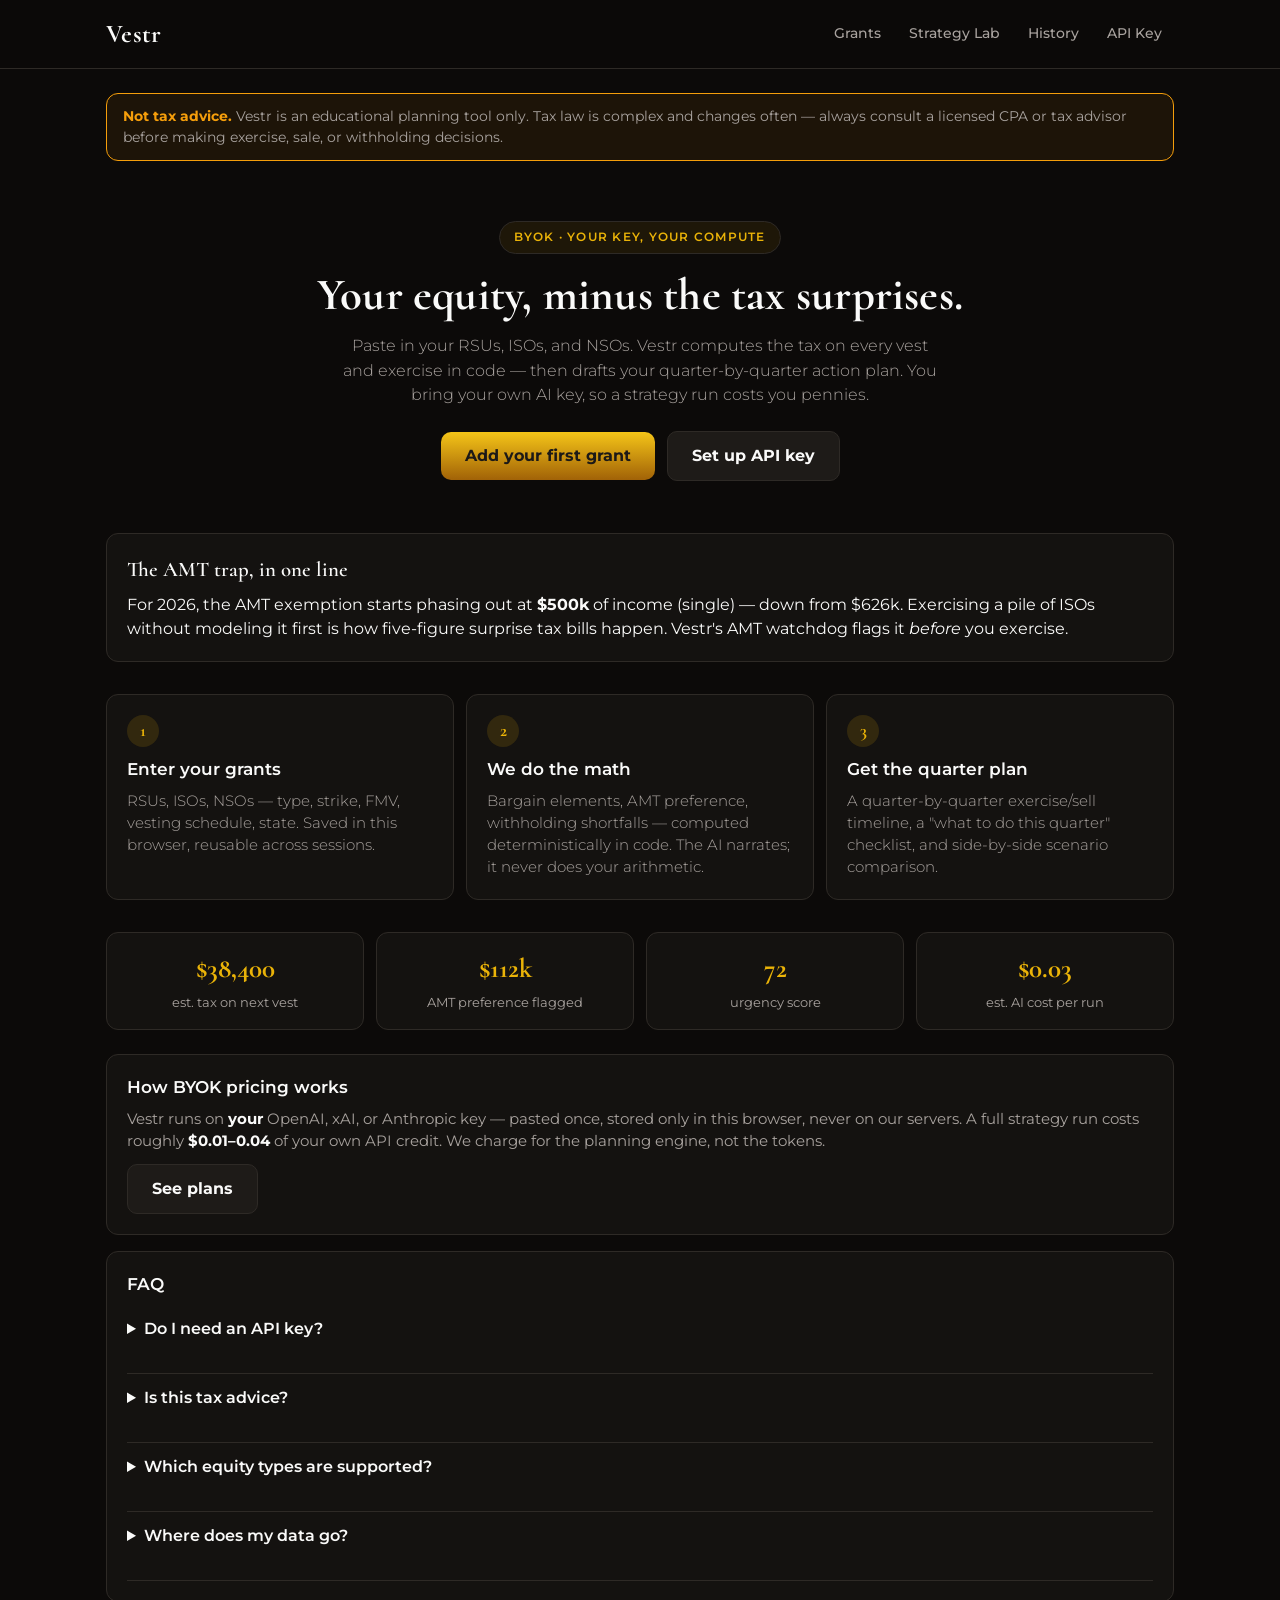
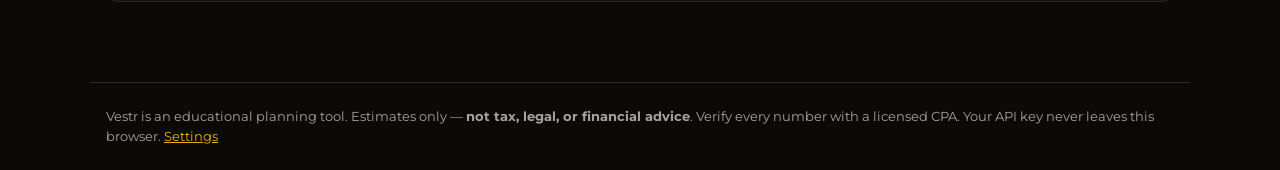
<file: vestr/index.html>
<!DOCTYPE html>
<html lang="en">
<head>
<meta charset="UTF-8">
<meta name="viewport" content="width=device-width, initial-scale=1.0">
<title>Vestr — Know what your equity will cost you in taxes</title>
<meta name="description" content="BYOK RSU/ISO/NSO tax planner. Your API key, your compute — deterministic tax math with zero inference cost to us. Educational estimates only, not tax advice.">
<link rel="stylesheet" href="styles.css">
</head>
<body>

<header class="app-header no-print">
  <div class="header-inner">
    <a class="logo" href="#/" data-nav="landing">Vestr</a>
    <nav class="nav" aria-label="Main">
      <button data-nav="grants">Grants</button>
      <button data-nav="lab">Strategy Lab</button>
      <button data-nav="history">History</button>
      <button data-nav="setup">API Key</button>
    </nav>
  </div>
</header>

<main>
  <!-- ============ LANDING ============ -->
  <section class="view" id="view-landing" aria-label="Welcome">
    <div class="disclaimer-bar" role="note">
      <strong>Not tax advice.</strong> Vestr is an educational planning tool only. Tax law is complex and changes often — always consult a licensed CPA or tax advisor before making exercise, sale, or withholding decisions.
    </div>

    <div class="hero">
      <span class="kicker">BYOK &middot; your key, your compute</span>
      <h1>Your equity, minus the tax surprises.</h1>
      <p class="lead">Paste in your RSUs, ISOs, and NSOs. Vestr computes the tax on every vest and exercise in code — then drafts your quarter-by-quarter action plan. You bring your own AI key, so a strategy run costs you pennies.</p>
      <p style="margin-top:8px">
        <button class="btn" data-nav="grants">Add your first grant</button>
        <button class="btn secondary" data-nav="setup" style="margin-left:8px">Set up API key</button>
      </p>
    </div>

    <div class="card amt-callout">
      <h3>The AMT trap, in one line</h3>
      <p>For 2026, the AMT exemption starts phasing out at <strong>$500k</strong> of income (single) — down from $626k. Exercising a pile of ISOs without modeling it first is how five-figure surprise tax bills happen. Vestr's AMT watchdog flags it <em>before</em> you exercise.</p>
    </div>

    <div class="steps">
      <div class="step"><span class="n">1</span><h3>Enter your grants</h3><p>RSUs, ISOs, NSOs — type, strike, FMV, vesting schedule, state. Saved in this browser, reusable across sessions.</p></div>
      <div class="step"><span class="n">2</span><h3>We do the math</h3><p>Bargain elements, AMT preference, withholding shortfalls — computed deterministically in code. The AI narrates; it never does your arithmetic.</p></div>
      <div class="step"><span class="n">3</span><h3>Get the quarter plan</h3><p>A quarter-by-quarter exercise/sell timeline, a "what to do this quarter" checklist, and side-by-side scenario comparison.</p></div>
    </div>

    <div class="sample-strip" aria-label="Sample output">
      <div class="stat"><div class="v">$38,400</div><div class="l">est. tax on next vest</div></div>
      <div class="stat"><div class="v">$112k</div><div class="l">AMT preference flagged</div></div>
      <div class="stat"><div class="v">72</div><div class="l">urgency score</div></div>
      <div class="stat"><div class="v">$0.03</div><div class="l">est. AI cost per run</div></div>
    </div>

    <div class="card">
      <h3>How BYOK pricing works</h3>
      <p style="color:var(--muted-fg);font-size:.92rem">Vestr runs on <strong style="color:var(--fg)">your</strong> OpenAI, xAI, or Anthropic key — pasted once, stored only in this browser, never on our servers. A full strategy run costs roughly <strong style="color:var(--fg)">$0.01–0.04</strong> of your own API credit. We charge for the planning engine, not the tokens.</p>
      <p style="margin-top:12px"><button class="btn secondary" data-nav="pricing">See plans</button></p>
    </div>

    <div class="card">
      <h3>FAQ</h3>
      <details class="faq"><summary>Do I need an API key?</summary><p>For the AI-drafted action list, yes — any OpenAI, xAI, or Anthropic key works, and the deterministic tax math runs without one. Keys stay in your browser's local storage.</p></details>
      <details class="faq"><summary>Is this tax advice?</summary><p>No. Vestr produces educational estimates from the tax tables we ship with it. Tax law is complex and personal — run everything past a licensed CPA before acting.</p></details>
      <details class="faq"><summary>Which equity types are supported?</summary><p>RSUs, ISOs, and NSOs, with monthly or quarterly vesting, cliffs, and custom schedules. 83(b) elections and disqualifying dispositions are modeled as scenarios.</p></details>
      <details class="faq"><summary>Where does my data go?</summary><p>Nowhere. Grants, runs, and your API key live in this browser's localStorage. There is no Vestr server.</p></details>
    </div>
  </section>

  <!-- ============ SETUP ============ -->
  <section class="view" id="view-setup" aria-label="API key setup">
    <h1>Bring your own key</h1>
    <p class="lead" style="margin-bottom:20px">Pick a provider, paste a key. It stays in this browser's local storage — it is never sent to our servers. Every AI call goes straight from your browser to the provider.</p>

    <div class="notice">New to API keys? <a href="https://platform.openai.com/api-keys" target="_blank" rel="noopener">OpenAI keys</a> &middot; <a href="https://console.x.ai" target="_blank" rel="noopener">xAI console</a> &middot; <a href="https://console.anthropic.com" target="_blank" rel="noopener">Anthropic console</a> &middot; <a href="https://aistudio.google.com/apikey" target="_blank" rel="noopener">Google AI Studio</a>. Set a small spend limit (e.g. $5) on your provider account.</div>
    <div class="notice warn" id="anthropic-note" hidden>Heads up: Anthropic's API sometimes blocks direct browser calls (CORS). If the key test fails below, OpenAI or xAI will work fine — or run Anthropic through a tiny proxy.</div>

    <div class="card">
      <div class="provider-cards" role="radiogroup" aria-label="Provider">
        <label class="provider" data-provider="openai">
          <input type="radio" name="provider" value="openai" checked>
          <strong>OpenAI</strong><small>gpt-4o-mini default &middot; ~$0.01–0.04/run</small>
        </label>
        <label class="provider" data-provider="xai">
          <input type="radio" name="provider" value="xai">
          <strong>xAI</strong><small>grok-3-mini default &middot; ~$0.01–0.04/run</small>
        </label>
        <label class="provider" data-provider="anthropic">
          <input type="radio" name="provider" value="anthropic">
          <strong>Anthropic</strong><small>claude-haiku-4-5 default &middot; ~$0.02–0.05/run</small>
        </label>
        <label class="provider" data-provider="gemini">
          <input type="radio" name="provider" value="gemini">
          <strong>Gemini</strong><small>gemini-3.5-flash-lite default &middot; ~$0.02–0.05/run</small>
        </label>
      </div>

      <div class="field">
        <label for="api-key">API key</label>
        <input type="password" id="api-key" placeholder="sk-..." autocomplete="off" spellcheck="false">
        <p class="tip">Stored only in this browser (localStorage). Clear it anytime below.</p>
      </div>

      <div class="field">
        <label for="model">Model <span class="hint">(editable — use what you like)</span></label>
        <input type="text" id="model" value="gpt-4o-mini" spellcheck="false">
        <p class="tip" id="model-hint">Mini-class models are plenty for narrating pre-computed numbers.</p>
      </div>

      <p>
        <button class="btn" id="test-key-btn">Test key</button>
        <button class="btn secondary" id="save-key-btn" style="margin-left:8px">Save key</button>
      </p>
      <p class="error" id="key-error" role="alert"></p>
      <p class="success" id="key-success" role="status"></p>

      <p style="margin-top:16px"><button class="btn danger-ghost" id="clear-key-btn">Remove saved key</button></p>
    </div>
  </section>

  <!-- ============ GRANTS ============ -->
  <section class="view" id="view-grants" aria-label="Equity grants">
    <h1>Your grants</h1>
    <p class="lead" style="margin-bottom:16px">Your full equity picture lives here, in this browser. Add each grant once — vesting, FMV, and scenarios stay current from here.</p>
    <div class="notice warn" id="grants-no-key" hidden>You haven't saved an API key yet — the tax math runs fine without one, but the AI-drafted action list needs it. <a href="#/setup" data-nav="setup">Set it up</a> (30 seconds).</div>
    <p class="no-print" style="margin-bottom:16px"><button class="btn" id="add-grant-btn">+ Add grant</button></p>

    <div id="grant-form-wrap" hidden>
      <div class="card">
        <h3 id="grant-form-title">Add grant</h3>
        <input type="hidden" id="grant-id" value="">
        <div class="grid2">
          <div class="field"><label for="g-name">Company / label</label><input id="g-name" placeholder="Acme Corp"></div>
          <div class="field"><label for="g-type">Grant type</label>
            <select id="g-type"><option value="RSU">RSU — restricted stock units</option><option value="ISO">ISO — incentive stock options</option><option value="NSO">NSO — non-qualified stock options</option></select>
          </div>
          <div class="field"><label for="g-qty">Quantity (shares)</label><input id="g-qty" type="number" min="1" step="1" placeholder="4000"></div>
          <div class="field" id="g-strike-wrap"><label for="g-strike">Strike price ($/share) <span class="hint">options only</span></label><input id="g-strike" type="number" min="0" step="0.01" placeholder="10.00"></div>
          <div class="field"><label for="g-fmv">Current FMV ($/share)</label><input id="g-fmv" type="number" min="0" step="0.01" placeholder="50.00"></div>
          <div class="field"><label for="g-fmv-asof">FMV as of <span class="hint">(we flag it if stale &gt; 90 days)</span></label><input id="g-fmv-asof" type="date"></div>
          <div class="field"><label for="g-grant-date">Grant date</label><input id="g-grant-date" type="date"></div>
          <div class="field"><label for="g-state">State of residence</label><select id="g-state"></select></div>
          <div class="field"><label for="g-cliff">Cliff (months)</label><input id="g-cliff" type="number" min="0" max="48" step="1" value="12"></div>
          <div class="field"><label for="g-vest-months">Total vesting (months)</label><input id="g-vest-months" type="number" min="1" max="120" step="1" value="48"></div>
          <div class="field"><label for="g-freq">Vesting frequency <span class="hint">(after cliff)</span></label>
            <select id="g-freq"><option value="monthly">Monthly</option><option value="quarterly">Quarterly</option></select>
          </div>
          <div class="field"><label for="g-notes">Notes <span class="hint">(optional)</span></label><input id="g-notes" placeholder="e.g. early-exercise eligible"></div>
        </div>
        <details class="assume">
          <summary>Custom vesting schedule (optional — overrides the cliff/frequency above)</summary>
          <div class="body">
            <div class="field"><label for="g-custom">One event per line: <span class="hint">YYYY-MM-DD, shares</span></label>
            <textarea id="g-custom" rows="4" placeholder="2026-06-15, 250&#10;2026-09-15, 250" spellcheck="false"></textarea></div>
          </div>
        </details>
        <p><button class="btn" id="grant-save-btn">Save grant</button>
        <button class="btn secondary" id="grant-cancel-btn" style="margin-left:8px">Cancel</button></p>
        <p class="error" id="grant-error" role="alert"></p>
      </div>
    </div>

    <div id="grants-list"></div>
  </section>

  <!-- ============ STRATEGY LAB ============ -->
  <section class="view" id="view-lab" aria-label="Strategy lab">
    <h1>Strategy lab</h1>
    <p class="lead" style="margin-bottom:20px">Pick a strategy per grant. The engine recomputes tax per action and year totals — then the AI drafts your quarter checklist from those numbers.</p>
    <div class="notice warn" id="lab-no-grants" hidden>No grants yet. <a href="#/grants" data-nav="grants">Add your first grant</a> to start modeling.</div>
    <div id="lab-grants"></div>
    <div class="card no-print" id="lab-run-card" hidden>
      <h3>Run the strategy</h3>
      <p style="color:var(--muted-fg);font-size:.92rem;margin-bottom:12px">Engine math is free and instant. The AI pass (sanity check, action list, do-nothing analysis, CPA questions) runs on your key at roughly $0.01–0.04.</p>
      <p><button class="btn block" id="lab-run-btn">Run strategy</button></p>
      <p class="error" id="lab-error" role="alert"></p>
    </div>
  </section>

  <!-- ============ RESULTS ============ -->
  <section class="view" id="view-results" aria-label="Strategy results">
    <div id="results-content"></div>
    <p class="no-print" style="margin-top:16px;display:flex;gap:8px;flex-wrap:wrap">
      <button class="btn" id="print-btn">Export PDF (print)</button>
      <button class="btn secondary" id="save-a-btn">Save as Scenario A</button>
      <button class="btn secondary" id="save-b-btn">Save as Scenario B</button>
      <button class="btn secondary" data-nav="lab">Back to lab</button>
    </p>
    <div class="print-only disclaimer-bar">
      <strong>Not tax advice.</strong> This report contains educational estimates only, generated by Vestr's deterministic planning engine. Tax law is complex and changes often — consult a licensed CPA or tax advisor before making exercise, sale, or withholding decisions.
    </div>
  </section>

  <!-- ============ COMPARE ============ -->
  <section class="view" id="view-compare" aria-label="Compare scenarios">
    <h1>Scenario compare</h1>
    <p class="lead" style="margin-bottom:16px">Two strategies, side by side. Same grants, same FMV — different timing, different tax.</p>
    <div class="card no-print">
      <div class="grid2">
        <div class="field"><label for="compare-a-sel">Scenario A</label><select id="compare-a-sel"></select></div>
        <div class="field"><label for="compare-b-sel">Scenario B</label><select id="compare-b-sel"></select></div>
      </div>
      <p><button class="btn" id="compare-run-btn">Compare</button>
      <button class="btn secondary" data-nav="history" style="margin-left:8px">Back to history</button></p>
    </div>
    <div class="compare-table-wrap card"><div id="compare-content"><p style="color:var(--muted-fg)">Save two scenarios from a results page, then compare them here.</p></div></div>
  </section>

  <!-- ============ HISTORY ============ -->
  <section class="view" id="view-history" aria-label="History">
    <h1>Saved strategies</h1>
    <p class="lead" style="margin-bottom:16px">Every run lives in this browser. Update an FMV in Grants, re-run, and watch the plan move.</p>
    <div id="history-list"></div>
  </section>

  <!-- ============ PRICING ============ -->
  <section class="view" id="view-pricing" aria-label="Pricing">
    <h1>Pricing</h1>
    <p class="lead" style="margin-bottom:20px">One avoided AMT surprise pays for years. Priced below a single hour of a CPA.</p>
    <div class="steps">
      <div class="step"><h3>Monthly</h3><p style="font-size:1.6rem;font-weight:700;color:var(--fg)">$19<span style="font-size:.9rem;color:var(--muted-fg)">/mo</span></p><p>Unlimited grants, strategy runs, scenario compare, PDF reports.</p></div>
      <div class="step"><h3>Annual</h3><p style="font-size:1.6rem;font-weight:700;color:var(--fg)">$152<span style="font-size:.9rem;color:var(--fg)">/yr</span></p><p>Everything monthly, 33% off. Equity planning is a multi-year game.</p></div>
      <div class="step"><h3>Free trial</h3><p style="font-size:1.6rem;font-weight:700;color:var(--fg)">7 days</p><p>Full access. Your API key covers the pennies of compute.</p></div>
    </div>
    <div class="notice">Billing isn't wired in this MVP build — checkout arrives with launch. The app is fully usable now with your own key.</div>
    <div class="disclaimer-bar" role="note"><strong>Not tax advice.</strong> Vestr is an educational planning tool only — always consult a licensed CPA or tax advisor.</div>
  </section>

  <!-- ============ SETTINGS ============ -->
  <section class="view" id="view-settings" aria-label="Settings">
    <h1>Settings</h1>
    <div class="card">
      <h3>Tax profile</h3>
      <div class="grid2">
        <div class="field"><label for="set-tax-year">Tax year</label><select id="set-tax-year"><option value="2026" selected>2026 (current)</option><option value="2025">2025</option></select></div>
        <div class="field"><label for="set-filing">Filing status</label><select id="set-filing"><option value="single" selected>Single</option><option value="joint">Married filing jointly</option></select></div>
        <div class="field"><label for="set-other-income">Other annual income ($) <span class="hint">salary, bonus — sets your marginal bracket</span></label><input id="set-other-income" type="number" min="0" step="1000" value="200000"></div>
        <div class="field"><label for="set-def-state">Default state</label><select id="set-def-state"></select></div>
      </div>
      <p><button class="btn secondary" id="settings-save-btn">Save tax profile</button></p>
      <p class="success" id="settings-saved" role="status"></p>
    </div>
    <div class="card">
      <h3>API key</h3>
      <p style="color:var(--muted-fg);font-size:.92rem;margin-bottom:12px">Manage your key on the <a href="#/setup" data-nav="setup" style="color:var(--accent)">setup page</a>.</p>
      <h3 style="margin-top:16px">Estimated key spend</h3>
      <p style="font-size:1.4rem;font-weight:700" id="spend-counter">$0.00</p>
      <p class="tip">Rough estimate of what Vestr's AI passes have cost on your key, all time. Deterministic math is free.</p>
    </div>
    <div class="card">
      <h3>Data</h3>
      <p style="display:flex;gap:8px;flex-wrap:wrap">
        <button class="btn secondary" id="export-btn">Export grants (JSON)</button>
        <label class="btn secondary" for="import-file" style="cursor:pointer">Import grants (JSON)</label>
        <input type="file" id="import-file" accept="application/json" hidden>
      </p>
      <p style="margin-top:16px"><button class="btn danger-ghost" id="clear-data-btn">Delete all local data</button></p>
      <p class="error" id="settings-error" role="alert"></p>
    </div>
  </section>
</main>

<footer class="site no-print">
  <p>Vestr is an educational planning tool. Estimates only — <strong>not tax, legal, or financial advice</strong>. Verify every number with a licensed CPA. Your API key never leaves this browser. <a href="#/settings" data-nav="settings" style="color:var(--accent)">Settings</a></p>
</footer>

<script src="app.js"></script>
</body>
</html>
</file>
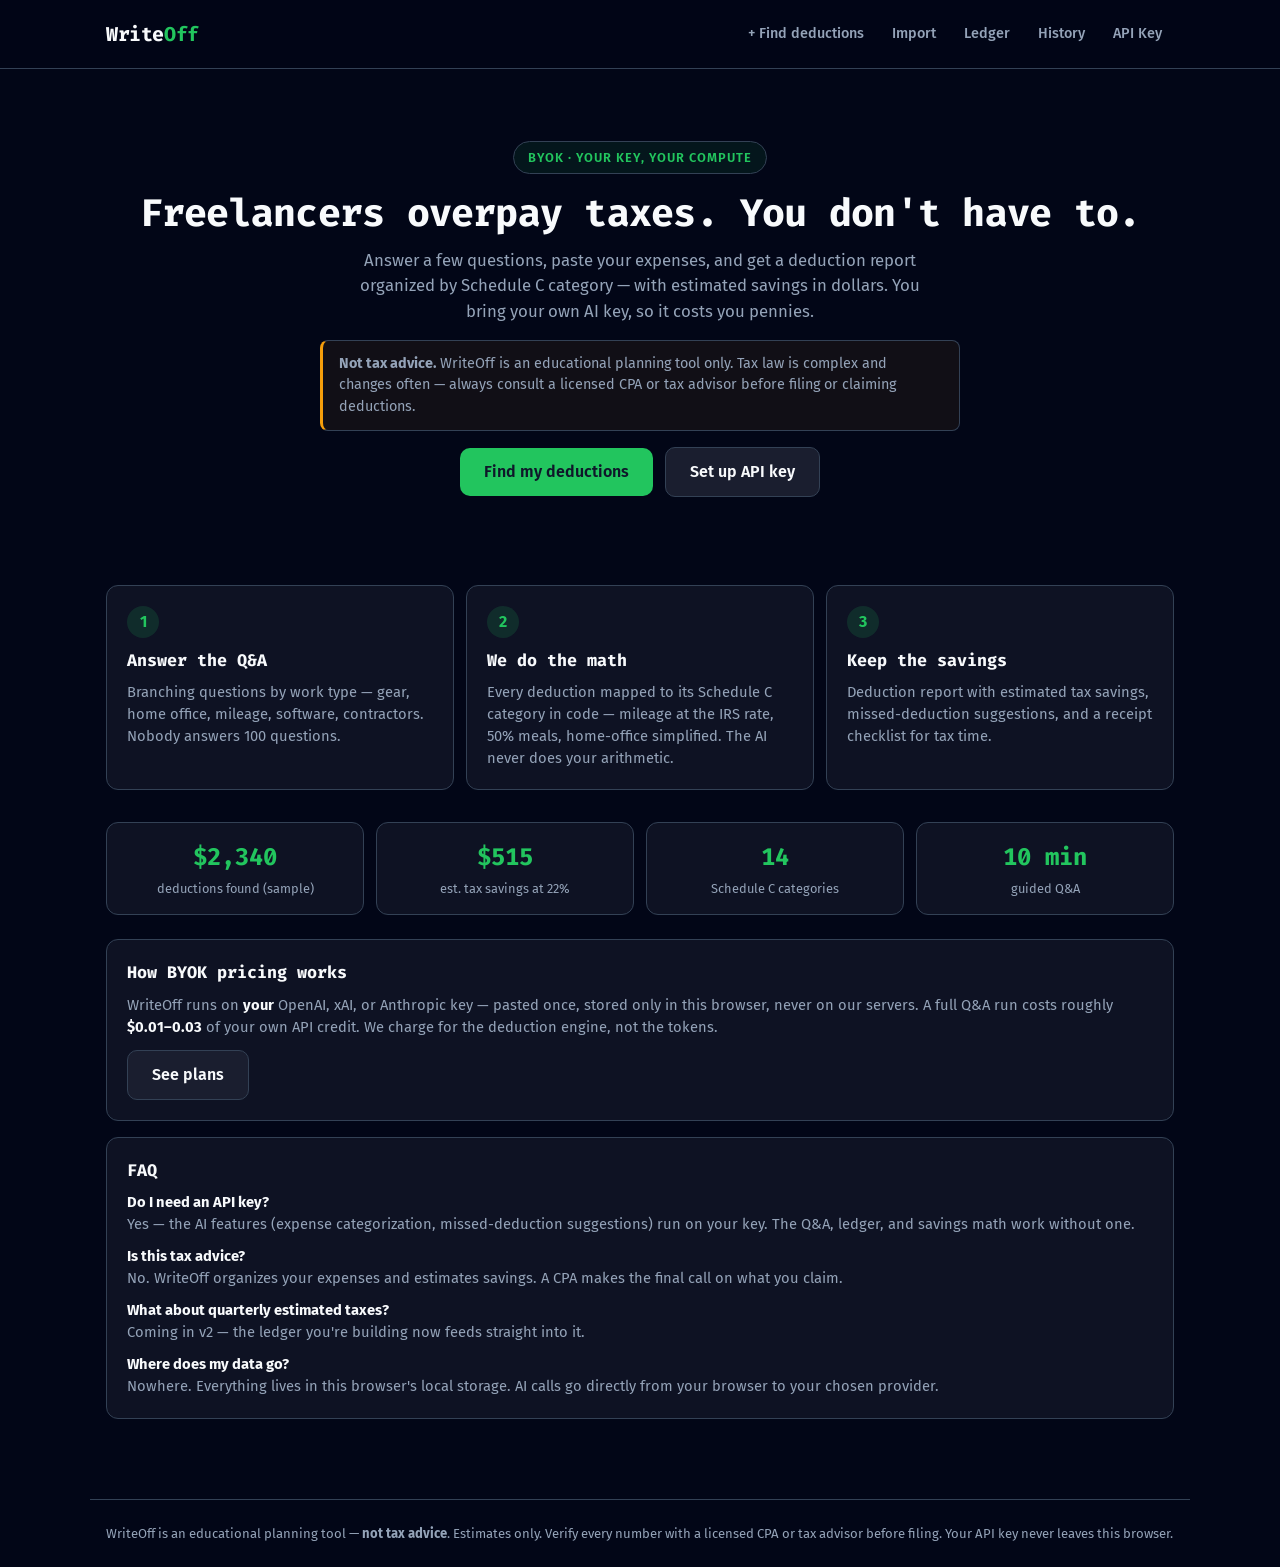
<file: writeoff/index.html>
<!DOCTYPE html>
<html lang="en">
<head>
<meta charset="UTF-8">
<meta name="viewport" content="width=device-width, initial-scale=1.0">
<title>WriteOff — Find every deduction you're already owed</title>
<meta name="description" content="BYOK 1099 deduction finder. Your API key, your compute — guided Q&A, Schedule C mapping, and estimated tax savings. Not tax advice.">
<link rel="stylesheet" href="styles.css">
</head>
<body>

<header class="app-header no-print">
  <div class="header-inner">
    <a class="logo" href="#/" data-nav="landing">Write<span>Off</span></a>
    <nav class="nav" aria-label="Main">
      <button data-nav="qa">+ Find deductions</button>
      <button data-nav="import">Import</button>
      <button data-nav="ledger">Ledger</button>
      <button data-nav="history">History</button>
      <button data-nav="setup">API Key</button>
    </nav>
  </div>
</header>

<main>
  <!-- ============ LANDING ============ -->
  <section class="view" id="view-landing" aria-label="Welcome">
    <div class="hero">
      <span class="kicker">BYOK &middot; your key, your compute</span>
      <h1>Freelancers overpay taxes. You don't have to.</h1>
      <p class="lead">Answer a few questions, paste your expenses, and get a deduction report organized by Schedule C category — with estimated savings in dollars. You bring your own AI key, so it costs you pennies.</p>
      <div class="notice warn" style="max-width:640px;margin:16px auto;text-align:left"><strong>Not tax advice.</strong> WriteOff is an educational planning tool only. Tax law is complex and changes often — always consult a licensed CPA or tax advisor before filing or claiming deductions.</div>
      <p style="margin-top:8px">
        <button class="btn" data-nav="qa">Find my deductions</button>
        <button class="btn secondary" data-nav="setup" style="margin-left:8px">Set up API key</button>
      </p>
    </div>

    <div class="steps">
      <div class="step"><span class="n">1</span><h3>Answer the Q&amp;A</h3><p>Branching questions by work type — gear, home office, mileage, software, contractors. Nobody answers 100 questions.</p></div>
      <div class="step"><span class="n">2</span><h3>We do the math</h3><p>Every deduction mapped to its Schedule C category in code — mileage at the IRS rate, 50% meals, home-office simplified. The AI never does your arithmetic.</p></div>
      <div class="step"><span class="n">3</span><h3>Keep the savings</h3><p>Deduction report with estimated tax savings, missed-deduction suggestions, and a receipt checklist for tax time.</p></div>
    </div>

    <div class="sample-strip" aria-label="Sample output">
      <div class="stat"><div class="v">$2,340</div><div class="l">deductions found (sample)</div></div>
      <div class="stat"><div class="v">$515</div><div class="l">est. tax savings at 22%</div></div>
      <div class="stat"><div class="v">14</div><div class="l">Schedule C categories</div></div>
      <div class="stat"><div class="v">10 min</div><div class="l">guided Q&amp;A</div></div>
    </div>

    <div class="card">
      <h3>How BYOK pricing works</h3>
      <p style="color:var(--muted-fg);font-size:.92rem">WriteOff runs on <strong style="color:var(--fg)">your</strong> OpenAI, xAI, or Anthropic key — pasted once, stored only in this browser, never on our servers. A full Q&amp;A run costs roughly <strong style="color:var(--fg)">$0.01–0.03</strong> of your own API credit. We charge for the deduction engine, not the tokens.</p>
      <p style="margin-top:12px"><button class="btn secondary" data-nav="pricing">See plans</button></p>
    </div>

    <div class="card">
      <h3>FAQ</h3>
      <p style="font-size:.92rem;margin-bottom:10px"><strong style="color:var(--fg)">Do I need an API key?</strong><br><span style="color:var(--muted-fg)">Yes — the AI features (expense categorization, missed-deduction suggestions) run on your key. The Q&amp;A, ledger, and savings math work without one.</span></p>
      <p style="font-size:.92rem;margin-bottom:10px"><strong style="color:var(--fg)">Is this tax advice?</strong><br><span style="color:var(--muted-fg)">No. WriteOff organizes your expenses and estimates savings. A CPA makes the final call on what you claim.</span></p>
      <p style="font-size:.92rem;margin-bottom:10px"><strong style="color:var(--fg)">What about quarterly estimated taxes?</strong><br><span style="color:var(--muted-fg)">Coming in v2 — the ledger you're building now feeds straight into it.</span></p>
      <p style="font-size:.92rem"><strong style="color:var(--fg)">Where does my data go?</strong><br><span style="color:var(--muted-fg)">Nowhere. Everything lives in this browser's local storage. AI calls go directly from your browser to your chosen provider.</span></p>
    </div>
  </section>

  <!-- ============ SETUP ============ -->
  <section class="view" id="view-setup" aria-label="API key setup">
    <h1>Bring your own key</h1>
    <p class="lead" style="margin-bottom:20px">Pick a provider, paste a key. It stays in this browser's local storage — it is never sent to our servers. Every AI call goes straight from your browser to the provider.</p>

    <div class="notice">New to API keys? <a href="https://platform.openai.com/api-keys" target="_blank" rel="noopener">OpenAI keys</a> &middot; <a href="https://console.x.ai" target="_blank" rel="noopener">xAI console</a> &middot; <a href="https://console.anthropic.com" target="_blank" rel="noopener">Anthropic console</a> &middot; <a href="https://aistudio.google.com/apikey" target="_blank" rel="noopener">Google AI Studio</a>. Set a small spend limit (e.g. $5) on your provider account.</div>
    <div class="notice warn" id="anthropic-note" hidden>Heads up: Anthropic's API sometimes blocks direct browser calls (CORS). If the key test fails below, OpenAI or xAI will work fine — or run Anthropic through a tiny proxy.</div>

    <div class="card">
      <div class="provider-cards" role="radiogroup" aria-label="Provider">
        <label class="provider" data-provider="openai">
          <input type="radio" name="provider" value="openai" checked>
          <strong>OpenAI</strong><small>gpt-4o-mini default &middot; ~$0.01–0.03/run</small>
        </label>
        <label class="provider" data-provider="xai">
          <input type="radio" name="provider" value="xai">
          <strong>xAI</strong><small>grok-3-mini default &middot; ~$0.01–0.03/run</small>
        </label>
        <label class="provider" data-provider="anthropic">
          <input type="radio" name="provider" value="anthropic">
          <strong>Anthropic</strong><small>haiku default &middot; ~$0.02–0.04/run</small>
        </label>
        <label class="provider" data-provider="gemini">
          <input type="radio" name="provider" value="gemini">
          <strong>Gemini</strong><small>gemini-3.5-flash-lite default &middot; ~$0.02–0.04/run</small>
        </label>
      </div>

      <div class="field">
        <label for="api-key">API key</label>
        <input type="password" id="api-key" placeholder="sk-..." autocomplete="off" spellcheck="false">
        <p class="tip">Stored only in this browser (localStorage). Clear it anytime below.</p>
      </div>

      <div class="field">
        <label for="model">Model <span class="hint">(editable — use what you like)</span></label>
        <input type="text" id="model" value="gpt-4o-mini" spellcheck="false">
        <p class="tip" id="model-hint">Mini-class models are plenty for categorization and cost fractions of a cent per call.</p>
      </div>

      <p>
        <button class="btn" id="test-key-btn">Test key</button>
        <button class="btn secondary" id="save-key-btn" style="margin-left:8px">Save key</button>
      </p>
      <p class="error" id="key-error" role="alert"></p>
      <p class="success" id="key-success" role="status"></p>

      <p class="tip" style="margin-top:12px">Est. key spend this browser: <strong id="spend-counter" style="color:var(--fg)">$0.00</strong> (tracked locally, approximate).</p>
      <p style="margin-top:16px"><button class="btn danger-ghost" id="clear-key-btn">Remove saved key</button></p>
    </div>
  </section>

  <!-- ============ Q&A ============ -->
  <section class="view" id="view-qa" aria-label="Guided deduction Q&A">
    <div id="qa-worktype">
      <h1>What kind of 1099 work do you do?</h1>
      <p class="lead" style="margin-bottom:20px">This picks your question track. The creator track is fully guided; other tracks use the general expense flow for now.</p>
      <div class="worktype-grid" role="radiogroup" aria-label="Work type">
        <button class="worktype" data-worktype="creator"><strong>Creator</strong><small>YouTuber, streamer, photographer, UGC, designer</small></button>
        <button class="worktype" data-worktype="freelancer"><strong>Freelancer</strong><small>Writer, dev, marketer, virtual assistant</small></button>
        <button class="worktype" data-worktype="gig"><strong>Gig driver</strong><small>Rideshare, delivery, courier</small></button>
        <button class="worktype" data-worktype="consultant"><strong>Consultant</strong><small>Coach, advisor, agency owner</small></button>
      </div>
      <div class="notice warn" id="qa-track-note" hidden style="margin-top:16px">The tailored <strong id="qa-track-name"></strong> track ships in v2. You'll get the general expense flow below — plus AI suggestions tuned to your work type on the report.</div>
    </div>

    <div id="qa-flow" hidden>
      <div class="qa-progress" role="progressbar" aria-label="Q&A progress"><div class="qa-progress-bar" id="qa-progress-bar"></div></div>
      <p class="tip" id="qa-progress-label" style="margin-bottom:12px"></p>
      <div class="card" id="qa-card" aria-live="polite"></div>
      <p class="no-print" style="display:flex;gap:8px;flex-wrap:wrap">
        <button class="btn secondary" id="qa-back-btn">Back</button>
        <button class="btn danger-ghost" id="qa-quit-btn">Quit Q&amp;A</button>
      </p>
    </div>
  </section>

  <!-- ============ IMPORT ============ -->
  <section class="view" id="view-import" aria-label="Import expenses">
    <h1>Import expenses</h1>
    <p class="lead" style="margin-bottom:20px">Paste a list, a bank-statement excerpt, or a messy note — the AI sorts each line into its Schedule C category with a confidence score and a one-line why. Amounts are taken as you wrote them; the AI never does math.</p>
    <div class="notice warn" id="import-no-key" hidden>You haven't saved an API key yet — categorization needs one. <a href="#/setup" data-nav="setup">Set it up</a> (30 seconds).</div>
    <div class="card">
      <div class="field">
        <label for="import-text">Paste expenses</label>
        <textarea id="import-text" rows="7" placeholder="Sony A7IV — $2,199 (Mar 12)&#10;Adobe Creative Cloud $59.99/mo&#10;Uber to client shoot — 34 miles&#10;Blue Bottle coffee w/ client — $18"></textarea>
        <p class="tip">One item per line works best. Include amounts, dates, and miles where you have them.</p>
      </div>
      <p><button class="btn" id="import-btn">Categorize with AI</button></p>
      <p class="error" id="import-error" role="alert"></p>
      <div id="import-results" style="margin-top:16px"></div>
    </div>
  </section>

  <!-- ============ LEDGER ============ -->
  <section class="view" id="view-ledger" aria-label="Expense ledger">
    <h1>Expense ledger</h1>
    <p class="lead" style="margin-bottom:16px">Everything captured this year. Edit or delete anything — the report recomputes instantly.</p>
    <div class="sample-strip" style="margin:0 0 16px">
      <div class="stat"><div class="v" id="ledger-count">0</div><div class="l">expenses</div></div>
      <div class="stat"><div class="v" id="ledger-total">$0</div><div class="l">deductible total</div></div>
    </div>
    <div id="ledger-list"></div>
    <details class="assume">
      <summary>Add an expense manually</summary>
      <div class="body">
        <div class="grid2">
          <div class="field"><label for="m-desc">Description</label><input id="m-desc" placeholder="Camera lens"></div>
          <div class="field"><label for="m-amount">Amount ($)</label><input id="m-amount" type="number" min="0" step="0.01" placeholder="499"></div>
          <div class="field"><label for="m-date">Date</label><input id="m-date" type="date"></div>
          <div class="field"><label for="m-category">Schedule C category</label><select id="m-category"></select></div>
        </div>
        <p><button class="btn secondary" id="m-add-btn">Add expense</button></p>
        <p class="error" id="m-error" role="alert"></p>
      </div>
    </details>
    <p class="no-print" style="display:flex;gap:8px;flex-wrap:wrap;margin-top:8px">
      <button class="btn" data-nav="results" id="ledger-report-btn">See my report</button>
      <button class="btn secondary" data-nav="import">Import more</button>
      <button class="btn danger-ghost" id="ledger-clear-btn">Clear ledger</button>
    </p>
  </section>

  <!-- ============ RESULTS ============ -->
  <section class="view" id="view-results" aria-label="Deduction report">
    <div id="results-content"></div>
    <div class="card no-print">
      <div class="grid2">
        <div class="field" style="margin-bottom:0">
          <label for="rate-input">Your marginal tax rate (%)</label>
          <input id="rate-input" type="number" min="0" max="60" step="1" value="22">
          <p class="tip">Federal bracket + state. Savings = deductions &times; this rate.</p>
        </div>
        <div class="field" style="margin-bottom:0">
          <label for="year-label">Tax year rules</label>
          <input id="year-label" type="text" value="2025" disabled aria-label="Tax year (fixed in MVP)">
          <p class="tip">Mileage $0.70/mi &middot; home office $5/sq ft (max 300) &middot; meals 50%.</p>
        </div>
      </div>
    </div>
    <p class="no-print" style="margin-top:16px;display:flex;gap:8px;flex-wrap:wrap">
      <button class="btn" id="print-btn">Export PDF (print)</button>
      <button class="btn secondary" id="save-session-btn">Save this session</button>
      <button class="btn secondary" data-nav="ledger">Back to ledger</button>
    </p>
    <div class="notice warn"><strong>Not tax advice.</strong> WriteOff is an educational planning tool only. Always consult a licensed CPA or tax advisor before filing or claiming deductions.</div>
    <div class="print-only" id="print-disclaimer">
      <p><strong>Disclaimer — not tax advice.</strong> This report was generated by WriteOff, an educational planning tool. Tax law is complex and changes often. Verify every figure with a licensed CPA or tax advisor before filing. Generated <span id="print-date"></span>.</p>
    </div>
  </section>

  <!-- ============ HISTORY ============ -->
  <section class="view" id="view-history" aria-label="History">
    <h1>Saved sessions</h1>
    <p class="lead" style="margin-bottom:16px">Every report you save lives here. Re-open one anytime — tax season is just "export."</p>
    <div id="history-list"></div>
  </section>

  <!-- ============ PRICING ============ -->
  <section class="view" id="view-pricing" aria-label="Pricing">
    <h1>Pricing</h1>
    <p class="lead" style="margin-bottom:20px">One surfaced deduction pays for years. AI compute runs on your own key — pennies per run.</p>
    <div class="steps">
      <div class="step"><h3>Monthly</h3><p style="font-size:1.6rem;font-weight:700;color:var(--fg)">$12<span style="font-size:.9rem;color:var(--muted-fg)">/mo</span></p><p>Unlimited Q&amp;A runs, ledger, reports, history.</p></div>
      <div class="step"><h3>Annual</h3><p style="font-size:1.6rem;font-weight:700;color:var(--fg)">$99<span style="font-size:.9rem;color:var(--muted-fg)">/yr</span></p><p>Everything monthly, 31% off. Buy once, file with confidence.</p></div>
      <div class="step"><h3>7-day trial</h3><p style="font-size:1.6rem;font-weight:700;color:var(--fg)">Free</p><p>Full access. Your API key covers the pennies of compute.</p></div>
    </div>
    <div class="notice">Billing isn't wired in this MVP build — checkout arrives with launch. The app is fully usable now with your own key.</div>
  </section>
</main>

<footer class="site no-print">
  <p>WriteOff is an educational planning tool — <strong>not tax advice</strong>. Estimates only. Verify every number with a licensed CPA or tax advisor before filing. Your API key never leaves this browser.</p>
</footer>

<script src="app.js"></script>
</body>
</html>
</file>
<file: counteroffer/styles.css>
/* CounterOffer — dark fintech, mobile-first. Tokens from ui-ux-pro-max design system. */
@import url('https://fonts.googleapis.com/css2?family=Fira+Code:wght@400;500;600;700&family=Fira+Sans:wght@300;400;500;600;700&display=swap');

:root {
  --bg: #020617;
  --primary: #0F172A;
  --card: #0E1223;
  --muted: #1A1E2F;
  --muted-fg: #94A3B8;
  --fg: #F8FAFC;
  --border: #334155;
  --accent: #22C55E;
  --on-accent: #0F172A;
  --danger: #EF4444;
  --warn: #F59E0B;
  --radius: 12px;
  --space: 16px;
  --font: 'Fira Sans', system-ui, -apple-system, sans-serif;
  --font-mono: 'Fira Code', ui-monospace, monospace;
}

* { box-sizing: border-box; margin: 0; padding: 0; }

html { font-size: 16px; -webkit-text-size-adjust: 100%; }

body {
  font-family: var(--font);
  background: var(--bg);
  color: var(--fg);
  line-height: 1.5;
  min-height: 100vh;
}

/* ---------- Header ---------- */
.app-header {
  position: sticky; top: 0; z-index: 50;
  background: rgba(2, 6, 23, 0.92);
  backdrop-filter: blur(8px);
  border-bottom: 1px solid var(--border);
}
.header-inner {
  max-width: 1100px; margin: 0 auto;
  display: flex; align-items: center; justify-content: space-between;
  padding: 12px var(--space);
}
.logo { font-family: var(--font-mono); font-weight: 700; font-size: 1.25rem; letter-spacing: -0.02em; text-decoration: none; color: var(--fg); }
.logo span { color: var(--accent); }
.nav { display: flex; gap: 4px; }
.nav button {
  background: none; border: none; color: var(--muted-fg);
  font: inherit; font-size: 0.9rem; font-weight: 500;
  padding: 10px 12px; border-radius: 8px; cursor: pointer;
  min-height: 44px; transition: color 150ms, background 150ms;
}
.nav button:hover { color: var(--fg); background: var(--muted); }
.nav button.active { color: var(--accent); }
.nav button:focus-visible, a:focus-visible, input:focus-visible, textarea:focus-visible, button:focus-visible, select:focus-visible {
  outline: 2px solid var(--accent); outline-offset: 2px;
}

/* ---------- Layout ---------- */
main { max-width: 1100px; margin: 0 auto; padding: 24px var(--space) 64px; }
.view { display: none; animation: fadeIn 200ms ease-out; }
.view.active { display: block; }
@keyframes fadeIn { from { opacity: 0; transform: translateY(6px); } to { opacity: 1; transform: none; } }
@media (prefers-reduced-motion: reduce) {
  .view { animation: none; }
  * { transition: none !important; }
}

h1 { font-family: var(--font-mono); font-size: 2rem; line-height: 1.2; letter-spacing: -0.02em; margin-bottom: 12px; }
h2 { font-family: var(--font-mono); font-size: 1.35rem; margin: 28px 0 12px; letter-spacing: -0.01em; }
h3 { font-size: 1.05rem; margin-bottom: 8px; }
p.lead { color: var(--muted-fg); font-size: 1.05rem; max-width: 640px; }

/* ---------- Hero ---------- */
.hero { text-align: center; padding: 48px 0 32px; }
.hero .kicker {
  display: inline-block; font-size: 0.8rem; font-weight: 600; letter-spacing: 0.08em;
  text-transform: uppercase; color: var(--accent);
  border: 1px solid var(--border); border-radius: 999px; padding: 6px 14px; margin-bottom: 16px;
  background: rgba(34, 197, 94, 0.08);
}
.hero h1 { font-size: 2.4rem; }
.hero p { color: var(--muted-fg); max-width: 560px; margin: 0 auto 24px; }

.btn {
  display: inline-flex; align-items: center; justify-content: center;
  background: var(--accent); color: var(--on-accent);
  font: inherit; font-weight: 600; font-size: 1rem;
  border: none; border-radius: 10px; padding: 12px 24px;
  min-height: 48px; cursor: pointer; text-decoration: none;
  transition: filter 150ms, transform 150ms;
}
.btn:hover { filter: brightness(1.1); }
.btn:active { transform: scale(0.98); }
.btn.secondary { background: var(--muted); color: var(--fg); border: 1px solid var(--border); }
.btn.danger-ghost { background: none; color: var(--danger); border: 1px solid var(--border); }
.btn.block { width: 100%; }
.btn:disabled { opacity: 0.5; cursor: not-allowed; }
.btn.small { padding: 8px 14px; min-height: 40px; font-size: 0.88rem; }

.steps { display: grid; gap: 12px; margin: 32px 0; }
@media (min-width: 768px) { .steps { grid-template-columns: repeat(3, 1fr); } }
.step {
  background: var(--card); border: 1px solid var(--border); border-radius: var(--radius);
  padding: 20px; text-align: left;
}
.step .n {
  display: inline-flex; align-items: center; justify-content: center;
  width: 32px; height: 32px; border-radius: 50%;
  background: rgba(34, 197, 94, 0.15); color: var(--accent); font-weight: 700; margin-bottom: 10px;
}
.step p { color: var(--muted-fg); font-size: 0.92rem; }

.sample-strip {
  display: grid; grid-template-columns: repeat(2, 1fr); gap: 12px; margin: 24px 0;
}
@media (min-width: 768px) { .sample-strip { grid-template-columns: repeat(4, 1fr); } }
.stat {
  background: var(--card); border: 1px solid var(--border); border-radius: var(--radius);
  padding: 16px; text-align: center;
}
.stat .v { font-family: var(--font-mono); font-size: 1.5rem; font-weight: 700; color: var(--accent); }
.stat .l { font-size: 0.8rem; color: var(--muted-fg); margin-top: 4px; }

/* ---------- Cards & forms ---------- */
.card {
  background: var(--card); border: 1px solid var(--border);
  border-radius: var(--radius); padding: 20px; margin-bottom: 16px;
}
.grid2 { display: grid; gap: 12px; }
@media (min-width: 768px) { .grid2 { grid-template-columns: 1fr 1fr; } }
.grid-metrics { display: grid; grid-template-columns: repeat(2, 1fr); gap: 12px; }
@media (min-width: 768px) { .grid-metrics { grid-template-columns: repeat(4, 1fr); } }

.field { margin-bottom: 14px; }
.field label { display: block; font-size: 0.88rem; font-weight: 500; margin-bottom: 6px; }
.field label .hint { color: var(--muted-fg); font-weight: 400; font-size: 0.8rem; }
.field input, .field select, .field textarea {
  width: 100%; background: var(--muted); border: 1px solid var(--border);
  color: var(--fg); font: inherit; border-radius: 8px; padding: 12px;
  min-height: 48px;
}
.field textarea { min-height: 160px; resize: vertical; line-height: 1.5; }
.field input::placeholder, .field textarea::placeholder { color: var(--muted-fg); opacity: 0.7; }
.tip { font-size: 0.82rem; color: var(--muted-fg); margin-top: 4px; }

.provider-cards { display: grid; gap: 10px; margin-bottom: 16px; }
@media (min-width: 768px) { .provider-cards { grid-template-columns: repeat(3, 1fr); } }
.provider {
  border: 1px solid var(--border); border-radius: var(--radius); padding: 16px;
  cursor: pointer; background: var(--card); transition: border-color 150ms;
  position: relative;
}
.provider input { position: absolute; opacity: 0; pointer-events: none; }
.provider.selected { border-color: var(--accent); box-shadow: 0 0 0 1px var(--accent); }
.provider strong { display: block; margin-bottom: 4px; }
.provider small { color: var(--muted-fg); }

.notice {
  border: 1px solid var(--border); border-left: 3px solid var(--accent);
  background: rgba(34, 197, 94, 0.06); border-radius: 8px;
  padding: 12px 16px; font-size: 0.9rem; color: var(--muted-fg); margin-bottom: 16px;
}
.notice.warn { border-left-color: var(--warn); background: rgba(245, 158, 11, 0.06); }
.notice a { color: var(--accent); }

.error { color: var(--danger); font-size: 0.9rem; margin-top: 8px; }
.success { color: var(--accent); font-size: 0.9rem; margin-top: 8px; }

/* ---------- Results ---------- */
.metric {
  background: var(--muted); border: 1px solid var(--border);
  border-radius: 10px; padding: 14px;
}
.metric .v { font-family: var(--font-mono); font-size: 1.3rem; font-weight: 700; }
.metric .v.good { color: var(--accent); }
.metric .v.bad { color: var(--danger); }
.metric .v.warnv { color: var(--warn); }
.metric .l { font-size: 0.78rem; color: var(--muted-fg); margin-top: 2px; }

table.breakdown { width: 100%; border-collapse: collapse; font-size: 0.92rem; }
table.breakdown td, table.breakdown th { padding: 10px 8px; border-bottom: 1px solid var(--border); text-align: left; }
table.breakdown td:last-child, table.breakdown th:last-child { text-align: right; font-variant-numeric: tabular-nums; }
table.breakdown tr.total td { font-weight: 700; border-top: 2px solid var(--border); }
.neg { color: var(--danger); } .pos { color: var(--accent); }

.flag { display: flex; gap: 10px; padding: 10px 0; border-bottom: 1px solid var(--border); font-size: 0.92rem; }
.flag:last-child { border-bottom: none; }
.sev { flex-shrink: 0; font-size: 0.72rem; font-weight: 700; text-transform: uppercase; letter-spacing: 0.05em;
  padding: 3px 8px; border-radius: 999px; height: fit-content; margin-top: 2px; }
.sev.high { background: rgba(239, 68, 68, 0.15); color: var(--danger); }
.sev.medium { background: rgba(245, 158, 11, 0.15); color: var(--warn); }
.sev.low { background: rgba(148, 163, 184, 0.15); color: var(--muted-fg); }

.skeleton { background: linear-gradient(90deg, var(--muted) 25%, #232a42 50%, var(--muted) 75%);
  background-size: 200% 100%; animation: shimmer 1.2s infinite; border-radius: 8px; min-height: 20px; margin-bottom: 8px; }
@keyframes shimmer { to { background-position: -200% 0; } }

.llm-body { white-space: pre-wrap; font-size: 0.94rem; }
.llm-body strong { color: var(--fg); }

.missing-tag {
  display: inline-block; font-size: 0.78rem; font-weight: 600;
  background: rgba(245, 158, 11, 0.12); color: var(--warn);
  border: 1px solid rgba(245, 158, 11, 0.35); border-radius: 999px;
  padding: 4px 12px; margin: 0 6px 6px 0;
}
.verify-tag {
  display: inline-block; font-size: 0.78rem; font-weight: 600;
  background: rgba(239, 68, 68, 0.12); color: var(--danger);
  border: 1px solid rgba(239, 68, 68, 0.35); border-radius: 999px;
  padding: 4px 12px; margin: 0 6px 6px 0;
}

.countdown {
  display: inline-flex; align-items: center; gap: 8px;
  font-family: var(--font-mono); font-weight: 700; font-size: 1.1rem;
  background: rgba(34, 197, 94, 0.1); border: 1px solid var(--accent);
  color: var(--accent); border-radius: 10px; padding: 10px 18px;
}
.countdown.urgent { background: rgba(239, 68, 68, 0.1); border-color: var(--danger); color: var(--danger); }
.countdown.soon { background: rgba(245, 158, 11, 0.1); border-color: var(--warn); color: var(--warn); }

.lever {
  border: 1px solid var(--border); border-radius: 10px; padding: 14px 16px; margin-bottom: 10px;
  background: var(--muted);
}
.lever .rank {
  display: inline-flex; align-items: center; justify-content: center;
  width: 28px; height: 28px; border-radius: 50%; font-weight: 700; font-size: 0.85rem;
  background: rgba(34, 197, 94, 0.15); color: var(--accent); margin-right: 8px;
}
.lever h4 { display: inline; font-size: 1rem; }
.lever .meta { font-size: 0.82rem; color: var(--muted-fg); margin: 6px 0 4px 36px; }
.lever p { font-size: 0.9rem; margin-left: 36px; }

/* ---------- Draft tabs ---------- */
.tabs { display: flex; gap: 6px; flex-wrap: wrap; margin-bottom: 16px; }
.tab {
  background: var(--muted); border: 1px solid var(--border); color: var(--muted-fg);
  font: inherit; font-size: 0.9rem; font-weight: 600;
  padding: 10px 18px; border-radius: 10px; cursor: pointer; min-height: 44px;
  transition: color 150ms, border-color 150ms, background 150ms;
}
.tab:hover { color: var(--fg); }
.tab.active { color: var(--accent); border-color: var(--accent); background: rgba(34, 197, 94, 0.08); }

.draft-doc {
  background: var(--card); border: 1px solid var(--border); border-radius: var(--radius);
  padding: 24px; margin-bottom: 16px;
}
.draft-doc .doc-body { white-space: pre-wrap; font-size: 0.94rem; line-height: 1.65; }
.draft-doc .doc-body strong { color: var(--fg); }
.draft-actions { display: flex; gap: 8px; margin-bottom: 12px; flex-wrap: wrap; }

/* ---------- History ---------- */
.offer-row {
  display: flex; align-items: center; gap: 12px;
  background: var(--card); border: 1px solid var(--border); border-radius: var(--radius);
  padding: 14px 16px; margin-bottom: 10px; cursor: pointer; transition: border-color 150ms;
}
.offer-row:hover { border-color: var(--accent); }
.offer-row .info { flex: 1; min-width: 0; }
.offer-row .info strong { display: block; white-space: nowrap; overflow: hidden; text-overflow: ellipsis; }
.offer-row .info small { color: var(--muted-fg); }
.comp-badge {
  font-family: var(--font-mono); font-weight: 700; font-size: 0.95rem; white-space: nowrap;
  color: var(--accent); background: rgba(34, 197, 94, 0.08);
  border: 1px solid var(--border); border-radius: 10px; padding: 10px 12px; flex-shrink: 0;
}
.row-actions { display: flex; gap: 8px; align-items: center; flex-shrink: 0; }
.row-actions button {
  background: var(--muted); border: 1px solid var(--border); color: var(--muted-fg);
  border-radius: 8px; padding: 8px 10px; font-size: 0.8rem; cursor: pointer; min-height: 40px;
}
.compare-check { display: flex; align-items: center; gap: 6px; font-size: 0.8rem; color: var(--muted-fg); cursor: pointer; }
.compare-check input { width: 22px; height: 22px; accent-color: var(--accent); cursor: pointer; }

.disclaimer {
  font-size: 0.8rem; color: var(--muted-fg); border-top: 1px solid var(--border);
  padding-top: 10px; margin-top: 12px;
}

footer.site {
  max-width: 1100px; margin: 0 auto; padding: 24px var(--space);
  border-top: 1px solid var(--border); color: var(--muted-fg); font-size: 0.82rem;
}
footer.site a { color: var(--accent); }
footer.site strong { color: var(--warn); }

/* ---------- Print (PDF export) ---------- */
@media print {
  .app-header, .nav, footer.site, .no-print { display: none !important; }
  body { background: #fff; color: #000; }
  main { max-width: 100%; padding: 0; }
  .view { display: none; }
  .view.active { display: block; }
  .card, .draft-doc { border: 1px solid #999; background: #fff; break-inside: avoid; }
  .metric { background: #f5f5f5; border-color: #999; }
  h1, h2, h3, p, td, th, .llm-body, .flag, .lever p { color: #000; }
  .skeleton, .tabs { display: none; }
}
</file>
<file: deallens/styles.css>
/* DealLens — dark fintech, mobile-first. Design tokens from ui-ux-pro-max. */
@import url('https://fonts.googleapis.com/css2?family=IBM+Plex+Sans:wght@400;500;600;700&family=Fira+Code:wght@500;600&display=swap');

:root {
  --bg: #020617;
  --primary: #0F172A;
  --card: #0E1223;
  --muted: #1A1E2F;
  --muted-fg: #94A3B8;
  --fg: #F8FAFC;
  --border: #334155;
  --accent: #22C55E;
  --on-accent: #0F172A;
  --danger: #EF4444;
  --warn: #F59E0B;
  --radius: 12px;
  --space: 16px;
  --font: 'IBM Plex Sans', system-ui, -apple-system, sans-serif;
}

* { box-sizing: border-box; margin: 0; padding: 0; }

html { font-size: 16px; -webkit-text-size-adjust: 100%; }

body {
  font-family: var(--font);
  background: var(--bg);
  color: var(--fg);
  line-height: 1.5;
  min-height: 100vh;
}

/* ---------- Header ---------- */
.app-header {
  position: sticky; top: 0; z-index: 50;
  background: rgba(2, 6, 23, 0.92);
  backdrop-filter: blur(8px);
  border-bottom: 1px solid var(--border);
}
.header-inner {
  max-width: 1100px; margin: 0 auto;
  display: flex; align-items: center; justify-content: space-between;
  padding: 12px var(--space);
}
.logo { font-weight: 700; font-size: 1.25rem; letter-spacing: -0.02em; text-decoration: none; color: var(--fg); }
.logo span { color: var(--accent); }
.nav { display: flex; gap: 4px; }
.nav button {
  background: none; border: none; color: var(--muted-fg);
  font: inherit; font-size: 0.9rem; font-weight: 500;
  padding: 10px 12px; border-radius: 8px; cursor: pointer;
  min-height: 44px; transition: color 150ms, background 150ms;
}
.nav button:hover { color: var(--fg); background: var(--muted); }
.nav button.active { color: var(--accent); }
.nav button:focus-visible, a:focus-visible, input:focus-visible, button:focus-visible, select:focus-visible {
  outline: 2px solid var(--accent); outline-offset: 2px;
}

/* ---------- Layout ---------- */
main { max-width: 1100px; margin: 0 auto; padding: 24px var(--space) 64px; }
.view { display: none; animation: fadeIn 200ms ease-out; }
.view.active { display: block; }
@keyframes fadeIn { from { opacity: 0; transform: translateY(6px); } to { opacity: 1; transform: none; } }
@media (prefers-reduced-motion: reduce) {
  .view { animation: none; }
  * { transition: none !important; }
}

h1 { font-size: 2rem; line-height: 1.2; letter-spacing: -0.02em; margin-bottom: 12px; }
h2 { font-size: 1.35rem; margin: 28px 0 12px; letter-spacing: -0.01em; }
h3 { font-size: 1.05rem; margin-bottom: 8px; }
p.lead { color: var(--muted-fg); font-size: 1.05rem; max-width: 640px; }

/* ---------- Hero ---------- */
.hero { text-align: center; padding: 48px 0 32px; }
.hero .kicker {
  display: inline-block; font-size: 0.8rem; font-weight: 600; letter-spacing: 0.08em;
  text-transform: uppercase; color: var(--accent);
  border: 1px solid var(--border); border-radius: 999px; padding: 6px 14px; margin-bottom: 16px;
  background: rgba(34, 197, 94, 0.08);
}
.hero h1 { font-size: 2.4rem; }
.hero p { color: var(--muted-fg); max-width: 560px; margin: 0 auto 24px; }

.btn {
  display: inline-flex; align-items: center; justify-content: center;
  background: var(--accent); color: var(--on-accent);
  font: inherit; font-weight: 600; font-size: 1rem;
  border: none; border-radius: 10px; padding: 12px 24px;
  min-height: 48px; cursor: pointer; text-decoration: none;
  transition: filter 150ms, transform 150ms;
}
.btn:hover { filter: brightness(1.1); }
.btn:active { transform: scale(0.98); }
.btn.secondary { background: var(--muted); color: var(--fg); border: 1px solid var(--border); }
.btn.danger-ghost { background: none; color: var(--danger); border: 1px solid var(--border); }
.btn.block { width: 100%; }
.btn:disabled { opacity: 0.5; cursor: not-allowed; }

.steps { display: grid; gap: 12px; margin: 32px 0; }
@media (min-width: 768px) { .steps { grid-template-columns: repeat(3, 1fr); } }
.step {
  background: var(--card); border: 1px solid var(--border); border-radius: var(--radius);
  padding: 20px; text-align: left;
}
.step .n {
  display: inline-flex; align-items: center; justify-content: center;
  width: 32px; height: 32px; border-radius: 50%;
  background: rgba(34, 197, 94, 0.15); color: var(--accent); font-weight: 700; margin-bottom: 10px;
}
.step p { color: var(--muted-fg); font-size: 0.92rem; }

.sample-strip {
  display: grid; grid-template-columns: repeat(2, 1fr); gap: 12px; margin: 24px 0;
}
@media (min-width: 768px) { .sample-strip { grid-template-columns: repeat(4, 1fr); } }
.stat {
  background: var(--card); border: 1px solid var(--border); border-radius: var(--radius);
  padding: 16px; text-align: center;
}
.stat .v { font-size: 1.5rem; font-weight: 700; color: var(--accent); }
.stat .l { font-size: 0.8rem; color: var(--muted-fg); margin-top: 4px; }

/* ---------- Cards & forms ---------- */
.card {
  background: var(--card); border: 1px solid var(--border);
  border-radius: var(--radius); padding: 20px; margin-bottom: 16px;
}
.grid2 { display: grid; gap: 12px; }
@media (min-width: 768px) { .grid2 { grid-template-columns: 1fr 1fr; } }
.grid-metrics { display: grid; grid-template-columns: repeat(2, 1fr); gap: 12px; }
@media (min-width: 768px) { .grid-metrics { grid-template-columns: repeat(4, 1fr); } }

.field { margin-bottom: 14px; }
.field label { display: block; font-size: 0.88rem; font-weight: 500; margin-bottom: 6px; }
.field label .hint { color: var(--muted-fg); font-weight: 400; font-size: 0.8rem; }
.field input, .field select {
  width: 100%; background: var(--muted); border: 1px solid var(--border);
  color: var(--fg); font: inherit; border-radius: 8px; padding: 12px;
  min-height: 48px;
}
.field input::placeholder { color: var(--muted-fg); opacity: 0.7; }
details.assume { border: 1px solid var(--border); border-radius: 8px; margin-bottom: 10px; background: var(--muted); }
details.assume summary { padding: 12px; cursor: pointer; font-weight: 500; min-height: 44px; list-style: none; }
details.assume summary::-webkit-details-marker { display: none; }
details.assume summary::before { content: "+ "; color: var(--accent); font-weight: 700; }
details.assume[open] summary::before { content: "− "; }
details.assume .body { padding: 0 12px 12px; }
.tip { font-size: 0.82rem; color: var(--muted-fg); margin-top: 4px; }

.provider-cards { display: grid; gap: 10px; margin-bottom: 16px; }
@media (min-width: 768px) { .provider-cards { grid-template-columns: repeat(3, 1fr); } }
.provider {
  border: 1px solid var(--border); border-radius: var(--radius); padding: 16px;
  cursor: pointer; background: var(--card); transition: border-color 150ms;
}
.provider input { position: absolute; opacity: 0; pointer-events: none; }
.provider.selected { border-color: var(--accent); box-shadow: 0 0 0 1px var(--accent); }
.provider strong { display: block; margin-bottom: 4px; }
.provider small { color: var(--muted-fg); }

.notice {
  border: 1px solid var(--border); border-left: 3px solid var(--accent);
  background: rgba(34, 197, 94, 0.06); border-radius: 8px;
  padding: 12px 16px; font-size: 0.9rem; color: var(--muted-fg); margin-bottom: 16px;
}
.notice.warn { border-left-color: var(--warn); background: rgba(245, 158, 11, 0.06); }
/* RentCast usage: amber when running low on the free tier */
.rc-low { color: var(--warn, #f59e0b); font-weight: 600; }
.notice a { color: var(--accent); }

.error { color: var(--danger); font-size: 0.9rem; margin-top: 8px; }
.success { color: var(--accent); font-size: 0.9rem; margin-top: 8px; }

/* ---------- Results ---------- */
.score-wrap { display: flex; gap: 20px; align-items: center; flex-wrap: wrap; margin-bottom: 8px; }
.score-dial { position: relative; width: 140px; height: 140px; flex-shrink: 0; }
.score-dial svg { transform: rotate(-90deg); }
.score-dial .num {
  position: absolute; inset: 0; display: flex; flex-direction: column;
  align-items: center; justify-content: center;
}
.score-dial .num b { font-size: 2rem; }
.score-dial .num span { font-size: 0.75rem; color: var(--muted-fg); }
.metric {
  background: var(--muted); border: 1px solid var(--border);
  border-radius: 10px; padding: 14px;
}
.metric .v { font-size: 1.3rem; font-weight: 700; }
.metric .v.good { color: var(--accent); }
.metric .v.bad { color: var(--danger); }
.metric .v.warnv { color: var(--warn); }
.metric .l { font-size: 0.78rem; color: var(--muted-fg); margin-top: 2px; }

table.breakdown { width: 100%; border-collapse: collapse; font-size: 0.92rem; }
table.breakdown td, table.breakdown th { padding: 10px 8px; border-bottom: 1px solid var(--border); text-align: left; }
table.breakdown td:last-child, table.breakdown th:last-child { text-align: right; font-variant-numeric: tabular-nums; }
table.breakdown tr.total td { font-weight: 700; border-top: 2px solid var(--border); }
.neg { color: var(--danger); } .pos { color: var(--accent); }

.flag { display: flex; gap: 10px; padding: 10px 0; border-bottom: 1px solid var(--border); font-size: 0.92rem; }
.flag:last-child { border-bottom: none; }
.sev { flex-shrink: 0; font-size: 0.72rem; font-weight: 700; text-transform: uppercase; letter-spacing: 0.05em;
  padding: 3px 8px; border-radius: 999px; height: fit-content; margin-top: 2px; }
.sev.dealbreaker { background: rgba(239, 68, 68, 0.15); color: var(--danger); }
.sev.watch { background: rgba(245, 158, 11, 0.15); color: var(--warn); }
.sev.info { background: rgba(148, 163, 184, 0.15); color: var(--muted-fg); }

.skeleton { background: linear-gradient(90deg, var(--muted) 25%, #232a42 50%, var(--muted) 75%);
  background-size: 200% 100%; animation: shimmer 1.2s infinite; border-radius: 8px; min-height: 20px; margin-bottom: 8px; }
@keyframes shimmer { to { background-position: -200% 0; } }

.llm-body { white-space: pre-wrap; font-size: 0.94rem; }
.llm-body h4, .results-narrative strong { color: var(--fg); }

.deal-row {
  display: flex; align-items: center; gap: 12px;
  background: var(--card); border: 1px solid var(--border); border-radius: var(--radius);
  padding: 14px 16px; margin-bottom: 10px; cursor: pointer; transition: border-color 150ms;
}
.deal-row:hover { border-color: var(--accent); }
.deal-row .info { flex: 1; min-width: 0; }
.deal-row .info strong { display: block; white-space: nowrap; overflow: hidden; text-overflow: ellipsis; }
.deal-row .info small { color: var(--muted-fg); }
.score-badge {
  font-weight: 700; font-size: 1.1rem; min-width: 56px; height: 56px; border-radius: 12px;
  display: flex; align-items: center; justify-content: center; flex-shrink: 0;
  background: var(--muted); border: 1px solid var(--border);
}
.score-badge.good { color: var(--accent); border-color: var(--accent); }
.score-badge.mid { color: var(--warn); border-color: var(--warn); }
.score-badge.bad { color: var(--danger); border-color: var(--danger); }
.row-actions { display: flex; gap: 8px; align-items: center; flex-shrink: 0; }
.row-actions button {
  background: var(--muted); border: 1px solid var(--border); color: var(--muted-fg);
  border-radius: 8px; padding: 8px 10px; font-size: 0.8rem; cursor: pointer; min-height: 40px;
}
.compare-check { display: flex; align-items: center; gap: 6px; font-size: 0.8rem; color: var(--muted-fg); }
.compare-check input { width: 22px; height: 22px; accent-color: var(--accent); }

.compare-table-wrap { overflow-x: auto; }
table.compare { border-collapse: collapse; min-width: 560px; width: 100%; font-size: 0.9rem; }
table.compare th, table.compare td { padding: 10px; border-bottom: 1px solid var(--border); text-align: left; white-space: nowrap; }
table.compare th:first-child { color: var(--muted-fg); font-weight: 500; }
table.compare td.winner { color: var(--accent); font-weight: 700; }

.formula { font-size: 0.8rem; color: var(--muted-fg); background: var(--muted);
  border-radius: 8px; padding: 10px 14px; margin-top: 12px; }

footer.site {
  max-width: 1100px; margin: 0 auto; padding: 24px var(--space);
  border-top: 1px solid var(--border); color: var(--muted-fg); font-size: 0.82rem;
}
footer.site a { color: var(--accent); }

/* ---------- Print (PDF export) ---------- */
@media print {
  .app-header, .nav, footer.site, .no-print { display: none !important; }
  body { background: #fff; color: #000; }
  main { max-width: 100%; padding: 0; }
  .view { display: none; }
  .view#print-view, .view.active { display: block; }
  .card { border: 1px solid #999; background: #fff; break-inside: avoid; }
  .metric { background: #f5f5f5; border-color: #999; }
  .metric .v.good { color: #15803d; } .metric .v.bad { color: #b91c1c; }
  .score-dial .num b { color: #000; }
  h1, h2, h3, p, td, th, .llm-body, .flag { color: #000; }
  .skeleton { display: none; }
}

/* ---------- DealLens v2 additions ---------- */
:root { --mono: 'Fira Code', ui-monospace, SFMono-Regular, Menlo, monospace; }

/* Strategy tabs */
.strat-tabs {
  display: grid; grid-template-columns: repeat(3, 1fr); gap: 8px;
  margin: 4px 0 20px;
}
.strat-tab {
  background: var(--card); border: 1px solid var(--border); color: var(--muted-fg);
  font: inherit; font-weight: 600; font-size: 0.95rem;
  border-radius: 10px; padding: 12px 8px; min-height: 52px; cursor: pointer;
  transition: border-color 150ms, color 150ms, background 150ms;
}
.strat-tab:hover { color: var(--fg); border-color: var(--accent); }
.strat-tab.on { color: var(--accent); border-color: var(--accent); background: rgba(34, 197, 94, 0.08); }
.strat-tab:focus-visible { outline: 2px solid var(--accent); outline-offset: 2px; }

.new-head { display: flex; align-items: flex-start; justify-content: space-between; gap: 12px; flex-wrap: wrap; margin-bottom: 16px; }
.new-head h1 { margin-bottom: 4px; }

.badge {
  display: inline-block; font-size: 0.75rem; font-weight: 700; letter-spacing: 0.04em;
  text-transform: uppercase; color: var(--accent);
  border: 1px solid var(--accent); border-radius: 999px; padding: 3px 10px; margin-right: 6px;
  vertical-align: middle;
}

/* Data figures in monospace for dashboard scanability */
.metric .v, table.breakdown td:last-child, table.compare td { font-family: var(--mono); font-variant-numeric: tabular-nums; }

/* Intel deep links */
.intel-links { display: flex; flex-wrap: wrap; gap: 8px; margin: 12px 0 4px; }
.intel-link {
  display: inline-block; font-size: 0.85rem; font-weight: 600; color: var(--fg);
  background: var(--muted); border: 1px solid var(--border); border-radius: 8px;
  padding: 9px 12px; text-decoration: none; cursor: pointer; transition: border-color 150ms;
}
.intel-link:hover { border-color: var(--accent); color: var(--accent); }
.map-wrap { margin: 12px 0; border: 1px solid var(--border); border-radius: 10px; overflow: hidden; }
.map-wrap iframe { width: 100%; height: 260px; border: 0; display: block; }

/* Photos */
.url-row { display: flex; gap: 8px; }
.url-row input { flex: 1; }
.url-row .btn { min-height: 48px; white-space: nowrap; }
.photo-strip { display: flex; gap: 8px; flex-wrap: wrap; margin-top: 8px; }
.photo-thumb { position: relative; width: 96px; height: 96px; border-radius: 8px; overflow: hidden; border: 1px solid var(--border); margin: 0; }
.photo-thumb img { width: 100%; height: 100%; object-fit: cover; display: block; }
.photo-thumb button {
  position: absolute; top: 4px; right: 4px; width: 28px; height: 28px; border-radius: 50%;
  background: rgba(2, 6, 23, 0.8); color: var(--danger); border: 1px solid var(--border);
  font-size: 0.8rem; cursor: pointer; line-height: 1;
}

/* Full report */
.report-head { display: flex; justify-content: space-between; align-items: flex-start; gap: 16px; margin-bottom: 20px; }
.report-brand { font-weight: 700; font-size: 1rem; color: var(--muted-fg); margin-bottom: 6px; }
.report-brand span { color: var(--accent); }
.report-head h1 { margin-bottom: 4px; }
.report-score { text-align: center; flex-shrink: 0; }
.report-score small { color: var(--muted-fg); font-size: 0.75rem; }
.photo-report-grid { display: grid; grid-template-columns: repeat(3, 1fr); gap: 10px; }
.photo-report { margin: 0; border: 1px solid var(--border); border-radius: 8px; overflow: hidden; }
.photo-report img { width: 100%; height: 160px; object-fit: cover; display: block; }
.photo-report figcaption { font-size: 0.75rem; color: var(--muted-fg); padding: 6px 8px; }

/* ---------- Print (PDF export) additions ---------- */
@media print {
  .strat-tabs, .url-row, .photo-thumb button { display: none !important; }
  .map-wrap iframe { height: 200px; }
  .photo-report-grid { grid-template-columns: repeat(3, 1fr); }
  .photo-report img { height: 140px; }
  .intel-link { border-color: #999; color: #000; }
  .badge { color: #15803d; border-color: #15803d; }
  .report-brand, .report-brand span { color: #000; }
  .metric .v, table.breakdown td:last-child { font-family: var(--mono); }
}

/* ---------- Deal Watch ---------- */
.radio-group { display: flex; gap: 8px; flex-wrap: wrap; margin: 6px 0 18px; }
.radio-pill {
  display: inline-flex; align-items: center; gap: 8px;
  padding: 10px 16px; border: 1px solid var(--border); border-radius: 999px;
  background: var(--muted); color: var(--fg); font-size: 0.9rem; cursor: pointer;
}
.radio-pill input { accent-color: var(--accent); width: 16px; height: 16px; }
.radio-pill:has(input:checked) { border-color: var(--accent); box-shadow: 0 0 0 1px var(--accent); }

.watch-summary { display: grid; gap: 8px; margin: 0; }
.watch-summary > div {
  display: flex; justify-content: space-between; gap: 12px;
  padding: 8px 0; border-bottom: 1px solid var(--border);
}
.watch-summary dt { color: var(--muted-fg); font-size: 0.88rem; }
.watch-summary dd { font-weight: 600; text-align: right; }

.match-grid { display: grid; gap: 12px; }
@media (min-width: 720px) { .match-grid { grid-template-columns: 1fr 1fr; } }
.match-card {
  border: 1px solid var(--border); border-radius: var(--radius);
  background: var(--card); padding: 14px 16px;
}
.match-head { display: flex; justify-content: space-between; align-items: baseline; gap: 10px; }
.match-head strong { font-size: 1rem; }
.match-price { color: var(--accent); font-weight: 700; font-size: 1.05rem; white-space: nowrap; }
.match-stats { display: grid; grid-template-columns: repeat(3, 1fr); gap: 8px; margin-top: 10px; }
.match-stats .stat .v { font-size: 1.2rem; }

/* Deal Watch: new-match indicators */
.new-pill {
  display: inline-block;
  min-width: 1.25rem;
  padding: 0.1rem 0.4rem;
  margin-left: 0.4rem;
  border-radius: 999px;
  background: var(--accent, #22c55e);
  color: #04120a;
  font-size: 0.75rem;
  font-weight: 700;
  text-align: center;
  vertical-align: middle;
}
.new-badge {
  display: inline-block;
  padding: 0.1rem 0.5rem;
  margin-left: 0.5rem;
  border-radius: 999px;
  background: var(--accent, #22c55e);
  color: #04120a;
  font-size: 0.7rem;
  font-weight: 800;
  letter-spacing: 0.04em;
  vertical-align: middle;
}

/* DealLens agent loop (smart intake card) */
.agent-block { margin: 14px 0; }
.agent-label { display: block; font-size: 0.8rem; font-weight: 700; color: var(--muted-fg); text-transform: uppercase; letter-spacing: 0.04em; margin-bottom: 6px; }
.agent-addr { margin: 0 0 4px; font-size: 1.05rem; }
.agent-note { margin: 0 0 4px; color: var(--muted-fg); font-size: 0.9rem; }
.agent-intel-links { display: flex; gap: 8px; flex-wrap: wrap; margin-top: 6px; }
.pills-row { display: flex; gap: 8px; flex-wrap: wrap; }
.pills-row .radio-pill { flex: 1 1 auto; text-align: center; }
#agent-flow .btn.block { width: 100%; margin-top: 12px; }
</file>
<file: earningsedge/styles.css>
/* EarningsEdge — dark analyst terminal. Design tokens from ui-ux-pro-max (EarningsEdge MASTER.md). */
@import url('https://fonts.googleapis.com/css2?family=Fira+Code:wght@400;500;600&family=Fira+Sans:wght@400;500;600;700&display=swap');

:root {
  --bg: #020617;
  --primary: #0F172A;
  --card: #0E1223;
  --muted: #1A1E2F;
  --muted-fg: #94A3B8;
  --fg: #F8FAFC;
  --border: #334155;
  --accent: #2DD4BF;
  --on-accent: #0F172A;
  --bull: #22C55E;
  --bear: #EF4444;
  --warn: #F59E0B;
  --danger: #EF4444;
  --radius: 12px;
  --space: 16px;
  --font: 'Fira Sans', system-ui, -apple-system, sans-serif;
  --mono: 'Fira Code', ui-monospace, monospace;
}

* { box-sizing: border-box; margin: 0; padding: 0; }

html { font-size: 16px; -webkit-text-size-adjust: 100%; }

body {
  font-family: var(--font);
  background: var(--bg);
  color: var(--fg);
  line-height: 1.5;
  min-height: 100vh;
}

.mono, .ticker { font-family: var(--mono); }

/* ---------- Header ---------- */
.app-header {
  position: sticky; top: 0; z-index: 50;
  background: rgba(2, 6, 23, 0.92);
  backdrop-filter: blur(8px);
  border-bottom: 1px solid var(--border);
}
.header-inner {
  max-width: 1100px; margin: 0 auto;
  display: flex; align-items: center; justify-content: space-between;
  padding: 12px var(--space);
}
.logo { font-weight: 700; font-size: 1.25rem; letter-spacing: -0.02em; text-decoration: none; color: var(--fg); }
.logo span { color: var(--accent); }
.nav { display: flex; gap: 4px; }
.nav button {
  background: none; border: none; color: var(--muted-fg);
  font: inherit; font-size: 0.9rem; font-weight: 500;
  padding: 10px 12px; border-radius: 8px; cursor: pointer;
  min-height: 44px; transition: color 150ms, background 150ms;
}
.nav button:hover { color: var(--fg); background: var(--muted); }
.nav button.active { color: var(--accent); }
.nav button:focus-visible, a:focus-visible, input:focus-visible, textarea:focus-visible, button:focus-visible, select:focus-visible, summary:focus-visible {
  outline: 2px solid var(--accent); outline-offset: 2px;
}

/* ---------- Layout ---------- */
main { max-width: 1100px; margin: 0 auto; padding: 24px var(--space) 64px; }
.view { display: none; animation: fadeIn 200ms ease-out; }
.view.active { display: block; }
@keyframes fadeIn { from { opacity: 0; transform: translateY(6px); } to { opacity: 1; transform: none; } }
@media (prefers-reduced-motion: reduce) {
  .view { animation: none; }
  * { transition: none !important; }
}

h1 { font-size: 2rem; line-height: 1.2; letter-spacing: -0.02em; margin-bottom: 12px; }
h2 { font-size: 1.35rem; margin: 28px 0 12px; letter-spacing: -0.01em; }
h3 { font-size: 1.05rem; margin-bottom: 8px; }
p.lead { color: var(--muted-fg); font-size: 1.05rem; max-width: 640px; }

/* ---------- Hero ---------- */
.hero { text-align: center; padding: 48px 0 32px; }
.hero .kicker {
  display: inline-block; font-size: 0.8rem; font-weight: 600; letter-spacing: 0.08em;
  text-transform: uppercase; color: var(--accent);
  border: 1px solid var(--border); border-radius: 999px; padding: 6px 14px; margin-bottom: 16px;
  background: rgba(45, 212, 191, 0.08);
}
.hero h1 { font-size: 2.4rem; }
.hero p.lead { margin: 0 auto 24px; }

.btn {
  display: inline-flex; align-items: center; justify-content: center;
  background: var(--accent); color: var(--on-accent);
  font: inherit; font-weight: 600; font-size: 1rem;
  border: none; border-radius: 10px; padding: 12px 24px;
  min-height: 48px; cursor: pointer; text-decoration: none;
  transition: filter 150ms, transform 150ms;
}
.btn:hover { filter: brightness(1.1); }
.btn:active { transform: scale(0.98); }
.btn.secondary { background: var(--muted); color: var(--fg); border: 1px solid var(--border); }
.btn.danger-ghost { background: none; color: var(--danger); border: 1px solid var(--border); }
.btn.block { width: 100%; }
.btn:disabled { opacity: 0.5; cursor: not-allowed; }

.steps { display: grid; gap: 12px; margin: 32px 0; }
@media (min-width: 768px) { .steps { grid-template-columns: repeat(3, 1fr); } }
.step {
  background: var(--card); border: 1px solid var(--border); border-radius: var(--radius);
  padding: 20px; text-align: left;
}
.step .n {
  display: inline-flex; align-items: center; justify-content: center;
  width: 32px; height: 32px; border-radius: 50%;
  background: rgba(45, 212, 191, 0.15); color: var(--accent); font-weight: 700; margin-bottom: 10px;
}
.step p { color: var(--muted-fg); font-size: 0.92rem; }

.sample-strip {
  display: grid; grid-template-columns: repeat(2, 1fr); gap: 12px; margin: 24px 0;
}
@media (min-width: 768px) { .sample-strip { grid-template-columns: repeat(4, 1fr); } }
.stat {
  background: var(--card); border: 1px solid var(--border); border-radius: var(--radius);
  padding: 16px; text-align: center;
}
.stat .v { font-size: 1.5rem; font-weight: 700; color: var(--accent); font-family: var(--mono); }
.stat .l { font-size: 0.8rem; color: var(--muted-fg); margin-top: 4px; }

/* ---------- Sample bull/bear ---------- */
.sample-brief { display: grid; gap: 12px; margin: 24px 0; }
@media (min-width: 768px) { .sample-brief { grid-template-columns: 1fr 1fr; } }
.bb-col {
  background: var(--card); border: 1px solid var(--border); border-radius: var(--radius);
  padding: 20px;
}
.bb-col.bull { border-top: 3px solid var(--bull); }
.bb-col.bear { border-top: 3px solid var(--bear); }
.bb-col h3 { font-size: 1rem; margin-bottom: 12px; }
.bb-col ul { list-style: none; }
.bb-col li { font-size: 0.9rem; color: var(--muted-fg); margin-bottom: 10px; padding-left: 4px; }
.tag {
  font-size: 0.72rem; font-weight: 700; letter-spacing: 0.06em;
  padding: 3px 10px; border-radius: 999px; margin-right: 6px; vertical-align: middle;
}
.tag.bull { background: rgba(34, 197, 94, 0.15); color: var(--bull); }
.tag.bear { background: rgba(239, 68, 68, 0.15); color: var(--bear); }
.q {
  display: block; margin-top: 6px; padding: 8px 12px;
  border-left: 2px solid var(--border); color: var(--fg);
  font-family: var(--mono); font-size: 0.82rem; font-style: italic;
}
.bull .q { border-left-color: var(--bull); }
.bear .q { border-left-color: var(--bear); }

/* ---------- Cards & forms ---------- */
.card {
  background: var(--card); border: 1px solid var(--border);
  border-radius: var(--radius); padding: 20px; margin-bottom: 16px;
}
.grid2 { display: grid; gap: 12px; }
@media (min-width: 768px) { .grid2 { grid-template-columns: 1fr 1fr; } }

.field { margin-bottom: 14px; }
.field label { display: block; font-size: 0.88rem; font-weight: 500; margin-bottom: 6px; }
.field label .hint { color: var(--muted-fg); font-weight: 400; font-size: 0.8rem; }
.field input, .field select, .field textarea {
  width: 100%; background: var(--muted); border: 1px solid var(--border);
  color: var(--fg); font: inherit; border-radius: 8px; padding: 12px;
  min-height: 48px;
}
.field textarea { min-height: 180px; resize: vertical; font-family: var(--mono); font-size: 0.85rem; line-height: 1.6; }
.field input::placeholder, .field textarea::placeholder { color: var(--muted-fg); opacity: 0.7; }
.tip { font-size: 0.82rem; color: var(--muted-fg); margin-top: 4px; }

details.faq { border: 1px solid var(--border); border-radius: 8px; margin-bottom: 10px; background: var(--card); }
details.faq summary { padding: 14px 16px; cursor: pointer; font-weight: 600; min-height: 44px; list-style: none; }
details.faq summary::-webkit-details-marker { display: none; }
details.faq summary::before { content: "+ "; color: var(--accent); font-weight: 700; }
details.faq[open] summary::before { content: "− "; }
details.faq .body { padding: 0 16px 16px; color: var(--muted-fg); font-size: 0.92rem; }
details.faq a { color: var(--accent); }

.provider-cards { display: grid; gap: 10px; margin-bottom: 16px; }
@media (min-width: 768px) { .provider-cards { grid-template-columns: repeat(3, 1fr); } }
.provider {
  border: 1px solid var(--border); border-radius: var(--radius); padding: 16px;
  cursor: pointer; background: var(--card); transition: border-color 150ms;
}
.provider input { position: absolute; opacity: 0; pointer-events: none; }
.provider.selected { border-color: var(--accent); box-shadow: 0 0 0 1px var(--accent); }
.provider strong { display: block; margin-bottom: 4px; }
.provider small { color: var(--muted-fg); }

.notice {
  border: 1px solid var(--border); border-left: 3px solid var(--accent);
  background: rgba(45, 212, 191, 0.06); border-radius: 8px;
  padding: 12px 16px; font-size: 0.9rem; color: var(--muted-fg); margin-bottom: 16px;
}
.notice.warn { border-left-color: var(--warn); background: rgba(245, 158, 11, 0.06); }
.notice a { color: var(--accent); }

.error { color: var(--danger); font-size: 0.9rem; margin-top: 8px; }
.success { color: var(--accent); font-size: 0.9rem; margin-top: 8px; }

/* ---------- Transcript intel ---------- */
.intel-grid { display: grid; grid-template-columns: repeat(2, 1fr); gap: 10px; margin-top: 12px; }
@media (min-width: 768px) { .intel-grid { grid-template-columns: repeat(4, 1fr); } }
.intel { background: var(--muted); border: 1px solid var(--border); border-radius: 8px; padding: 10px 12px; }
.intel .v { font-family: var(--mono); font-weight: 600; font-size: 1.05rem; }
.intel .l { font-size: 0.75rem; color: var(--muted-fg); }
.kw-hits { display: flex; flex-wrap: wrap; gap: 6px; margin-top: 10px; }
.kw { font-family: var(--mono); font-size: 0.75rem; background: var(--muted); border: 1px solid var(--border); border-radius: 999px; padding: 3px 10px; color: var(--muted-fg); }
.kw b { color: var(--accent); }

/* ---------- Results ---------- */
.exec-summary { list-style: none; counter-reset: sum; }
.exec-summary li { counter-increment: sum; padding: 8px 0 8px 34px; position: relative; font-size: 0.95rem; border-bottom: 1px solid var(--border); }
.exec-summary li:last-child { border-bottom: none; }
.exec-summary li::before {
  content: counter(sum); position: absolute; left: 0; top: 8px;
  width: 24px; height: 24px; border-radius: 50%;
  background: rgba(45, 212, 191, 0.15); color: var(--accent);
  font-size: 0.78rem; font-weight: 700; display: flex; align-items: center; justify-content: center;
}

.dir { display: inline-block; font-size: 0.75rem; font-weight: 700; text-transform: uppercase; letter-spacing: 0.05em; padding: 4px 12px; border-radius: 999px; }
.dir.raised { background: rgba(34, 197, 94, 0.15); color: var(--bull); }
.dir.lowered { background: rgba(239, 68, 68, 0.15); color: var(--bear); }
.dir.maintained { background: rgba(245, 158, 11, 0.15); color: var(--warn); }
.dir.not-discussed { background: rgba(148, 163, 184, 0.15); color: var(--muted-fg); }

.quote { display: block; margin: 8px 0; padding: 10px 14px; border-left: 2px solid var(--accent); background: var(--muted); border-radius: 0 8px 8px 0; font-family: var(--mono); font-size: 0.84rem; font-style: italic; color: var(--fg); }

.meter { display: flex; gap: 4px; margin: 6px 0; }
.meter i { width: 28px; height: 8px; border-radius: 4px; background: var(--muted); border: 1px solid var(--border); }
.meter i.on { background: var(--accent); border-color: var(--accent); }
.meter.warn i.on { background: var(--warn); border-color: var(--warn); }

.flag { display: flex; gap: 10px; padding: 10px 0; border-bottom: 1px solid var(--border); font-size: 0.92rem; }
.flag:last-child { border-bottom: none; }
.sev { flex-shrink: 0; font-size: 0.72rem; font-weight: 700; text-transform: uppercase; letter-spacing: 0.05em; padding: 3px 8px; border-radius: 999px; height: fit-content; margin-top: 2px; }
.sev.high { background: rgba(239, 68, 68, 0.15); color: var(--danger); }
.sev.medium { background: rgba(245, 158, 11, 0.15); color: var(--warn); }
.sev.low { background: rgba(148, 163, 184, 0.15); color: var(--muted-fg); }
.flag .body { flex: 1; }
.flag .cat { font-size: 0.75rem; color: var(--muted-fg); text-transform: uppercase; letter-spacing: 0.04em; }

.bb-grid { display: grid; gap: 12px; }
@media (min-width: 768px) { .bb-grid { grid-template-columns: 1fr 1fr; } }
.bb-point { margin-bottom: 14px; }
.bb-point p { font-size: 0.92rem; margin-bottom: 4px; }

.cost-line { font-family: var(--mono); font-size: 0.82rem; color: var(--muted-fg); background: var(--muted); border-radius: 8px; padding: 10px 14px; margin-top: 12px; }

.skeleton { background: linear-gradient(90deg, var(--muted) 25%, #232a42 50%, var(--muted) 75%); background-size: 200% 100%; animation: shimmer 1.2s infinite; border-radius: 8px; min-height: 20px; margin-bottom: 8px; }
@keyframes shimmer { to { background-position: -200% 0; } }

.progress-steps { list-style: none; margin: 12px 0; }
.progress-steps li { padding: 6px 0; color: var(--muted-fg); font-size: 0.9rem; }
.progress-steps li.done { color: var(--accent); }
.progress-steps li.doing::after { content: " …"; animation: shimmer 1.2s infinite; }

/* ---------- Watchlist & ticker ---------- */
.ticker-row {
  display: flex; align-items: center; gap: 12px;
  background: var(--card); border: 1px solid var(--border); border-radius: var(--radius);
  padding: 14px 16px; margin-bottom: 10px; cursor: pointer; transition: border-color 150ms;
}
.ticker-row:hover { border-color: var(--accent); }
.ticker-row .tk {
  font-family: var(--mono); font-weight: 700; font-size: 1.15rem; min-width: 76px;
  background: var(--muted); border: 1px solid var(--border); border-radius: 10px;
  padding: 10px 12px; text-align: center; color: var(--accent);
}
.ticker-row .info { flex: 1; min-width: 0; }
.ticker-row .info strong { display: block; white-space: nowrap; overflow: hidden; text-overflow: ellipsis; }
.ticker-row .info small { color: var(--muted-fg); }
.traj { font-family: var(--mono); font-size: 1rem; letter-spacing: 2px; }
.traj .up { color: var(--bull); } .traj .down { color: var(--bear); } .traj .flat { color: var(--warn); } .traj .na { color: var(--muted-fg); }
.row-actions { display: flex; gap: 8px; align-items: center; flex-shrink: 0; }
.row-actions button {
  background: var(--muted); border: 1px solid var(--border); color: var(--muted-fg);
  border-radius: 8px; padding: 8px 10px; font-size: 0.8rem; cursor: pointer; min-height: 40px;
}

.timeline { position: relative; margin: 20px 0 0 8px; padding-left: 24px; border-left: 2px solid var(--border); }
.tl-item { position: relative; margin-bottom: 20px; }
.tl-item::before {
  content: ""; position: absolute; left: -31px; top: 4px; width: 12px; height: 12px;
  border-radius: 50%; background: var(--accent); border: 2px solid var(--bg);
}
.tl-item .q { font-family: var(--mono); font-weight: 700; color: var(--accent); font-size: 0.95rem; }
.tl-item .card { margin-top: 8px; }

table.breakdown { width: 100%; border-collapse: collapse; font-size: 0.92rem; }
table.breakdown td, table.breakdown th { padding: 10px 8px; border-bottom: 1px solid var(--border); text-align: left; }
table.breakdown td:last-child, table.breakdown th:last-child { text-align: right; font-variant-numeric: tabular-nums; }

footer.site {
  max-width: 1100px; margin: 0 auto; padding: 24px var(--space);
  border-top: 1px solid var(--border); color: var(--muted-fg); font-size: 0.82rem;
}
footer.site a { color: var(--accent); }

/* ---------- Print (PDF export) ---------- */
@media print {
  .app-header, .nav, footer.site, .no-print { display: none !important; }
  body { background: #fff; color: #000; }
  main { max-width: 100%; padding: 0; }
  .view { display: none; }
  .view.active { display: block; }
  .card, .bb-col { border: 1px solid #999; background: #fff; break-inside: avoid; }
  .quote { background: #f5f5f5; border-left-color: #666; }
  h1, h2, h3, p, td, th, li, .quote, .exec-summary li { color: #000; }
  .skeleton, .progress-steps { display: none; }
}
</file>
<file: inspectly/styles.css>
/* Inspectly — light trust & authority theme. Tokens from ui-ux-pro-max design system. */
@import url('https://fonts.googleapis.com/css2?family=EB+Garamond:wght@400;500;600;700&family=Lato:wght@300;400;700&display=swap');

:root {
  --bg: #EFF6FF;
  --card: #FFFFFF;
  --fg: #1E3A8A;
  --muted: #E9EEF6;
  --muted-fg: #475569;
  --border: #BFDBFE;
  --primary: #1E40AF;
  --on-primary: #FFFFFF;
  --accent: #EA580C;
  --on-accent: #FFFFFF;
  --danger: #DC2626;
  --fine: #15803D;
  --radius: 12px;
  --space: 16px;
  --font-body: 'Lato', system-ui, -apple-system, sans-serif;
  --font-head: 'EB Garamond', Georgia, serif;
  --shadow-sm: 0 1px 2px rgba(30, 64, 175, 0.06);
  --shadow-md: 0 4px 6px rgba(30, 64, 175, 0.08);
}

* { box-sizing: border-box; margin: 0; padding: 0; }

html { font-size: 16px; -webkit-text-size-adjust: 100%; }

body {
  font-family: var(--font-body);
  background: var(--bg);
  color: var(--fg);
  line-height: 1.5;
  min-height: 100vh;
}

h1, h2, h3 { font-family: var(--font-head); letter-spacing: 0; }
h1 { font-size: 2.1rem; line-height: 1.2; margin-bottom: 12px; }
h2 { font-size: 1.5rem; margin: 28px 0 12px; }
h3 { font-size: 1.15rem; margin-bottom: 8px; }
p.lead { color: var(--muted-fg); font-size: 1.05rem; max-width: 660px; }

/* ---------- Header ---------- */
.app-header {
  position: sticky; top: 0; z-index: 50;
  background: rgba(255, 255, 255, 0.94);
  backdrop-filter: blur(8px);
  border-bottom: 1px solid var(--border);
}
.header-inner {
  max-width: 1100px; margin: 0 auto;
  display: flex; align-items: center; justify-content: space-between;
  padding: 12px var(--space);
}
.logo { font-family: var(--font-head); font-weight: 700; font-size: 1.4rem; text-decoration: none; color: var(--fg); }
.logo span { color: var(--primary); }
.nav { display: flex; gap: 4px; }
.nav button {
  background: none; border: none; color: var(--muted-fg);
  font: inherit; font-size: 0.9rem; font-weight: 700;
  padding: 10px 12px; border-radius: 8px; cursor: pointer;
  min-height: 44px; transition: color 150ms, background 150ms;
}
.nav button:hover { color: var(--primary); background: var(--muted); }
.nav button.active { color: var(--primary); }
.nav button:focus-visible, a:focus-visible, input:focus-visible, button:focus-visible,
select:focus-visible, textarea:focus-visible, summary:focus-visible {
  outline: 2px solid var(--primary); outline-offset: 2px;
}

/* ---------- Layout ---------- */
main { max-width: 1100px; margin: 0 auto; padding: 24px var(--space) 64px; }
.view { display: none; animation: fadeIn 200ms ease-out; }
.view.active { display: block; }
@keyframes fadeIn { from { opacity: 0; transform: translateY(6px); } to { opacity: 1; transform: none; } }
@media (prefers-reduced-motion: reduce) {
  .view { animation: none; }
  * { transition: none !important; }
}

/* ---------- Hero ---------- */
.hero { text-align: center; padding: 48px 0 32px; }
.hero .kicker {
  display: inline-block; font-size: 0.8rem; font-weight: 700; letter-spacing: 0.08em;
  text-transform: uppercase; color: var(--primary);
  border: 1px solid var(--border); border-radius: 999px; padding: 6px 14px; margin-bottom: 16px;
  background: #FFFFFF;
}
.hero h1 { font-size: 2.5rem; max-width: 720px; margin: 0 auto 16px; }
.hero p.lead { margin: 0 auto 24px; }
.urgency { color: var(--accent); font-weight: 700; margin-top: 16px; }
.honesty-badge {
  display: inline-block; margin-top: 10px; font-size: 0.85rem; font-weight: 700;
  color: var(--fine); border: 1px solid var(--fine); border-radius: 999px; padding: 6px 14px;
  background: rgba(21, 128, 61, 0.07);
}

.btn {
  display: inline-flex; align-items: center; justify-content: center;
  background: var(--accent); color: var(--on-accent);
  font: inherit; font-weight: 700; font-size: 1rem;
  border: none; border-radius: 8px; padding: 12px 24px;
  min-height: 48px; cursor: pointer; text-decoration: none;
  transition: opacity 200ms ease, transform 150ms ease;
}
.btn:hover { opacity: 0.9; }
.btn:active { transform: scale(0.98); }
.btn.secondary { background: transparent; color: var(--primary); border: 2px solid var(--primary); }
.btn.secondary:hover { background: rgba(30, 64, 175, 0.06); opacity: 1; }
.btn.danger-ghost { background: none; color: var(--danger); border: 1px solid var(--border); }
.btn.block { width: 100%; }
.btn:disabled { opacity: 0.5; cursor: not-allowed; }

.steps { display: grid; gap: 12px; margin: 32px 0; }
@media (min-width: 768px) { .steps { grid-template-columns: repeat(3, 1fr); } }
.step {
  background: var(--card); border: 1px solid var(--border); border-radius: var(--radius);
  padding: 20px; text-align: left; box-shadow: var(--shadow-sm);
  transition: box-shadow 200ms ease;
}
.step:hover { box-shadow: var(--shadow-md); }
.step .n {
  display: inline-flex; align-items: center; justify-content: center;
  width: 32px; height: 32px; border-radius: 50%;
  background: rgba(30, 64, 175, 0.1); color: var(--primary); font-weight: 700; margin-bottom: 10px;
}
.step p { color: var(--muted-fg); font-size: 0.92rem; }
.step.plan-primary { border: 2px solid var(--accent); }
.plan-tag {
  display: inline-block; font-size: 0.72rem; font-weight: 700; text-transform: uppercase;
  letter-spacing: 0.05em; color: #fff; background: var(--accent);
  border-radius: 999px; padding: 3px 10px; margin-bottom: 8px;
}

.bucket-tag {
  display: inline-block; font-size: 0.72rem; font-weight: 700; text-transform: uppercase;
  letter-spacing: 0.05em; border-radius: 999px; padding: 4px 10px; margin-bottom: 8px;
}
.bucket-tag.matters { background: rgba(220, 38, 38, 0.12); color: var(--danger); }
.bucket-tag.negotiate { background: rgba(234, 88, 12, 0.12); color: var(--accent); }
.bucket-tag.normal { background: rgba(21, 128, 61, 0.12); color: var(--fine); }
.step.bucket-matters { border-top: 4px solid var(--danger); }
.step.bucket-negotiate { border-top: 4px solid var(--accent); }
.step.bucket-normal { border-top: 4px solid var(--fine); }
.sev-line { font-size: 0.8rem; font-weight: 700; margin-top: 8px; color: var(--muted-fg); }

.sample-strip {
  display: grid; grid-template-columns: repeat(2, 1fr); gap: 12px; margin: 24px 0;
}
@media (min-width: 768px) { .sample-strip { grid-template-columns: repeat(4, 1fr); } }
.stat {
  background: var(--card); border: 1px solid var(--border); border-radius: var(--radius);
  padding: 16px; text-align: center; box-shadow: var(--shadow-sm);
}
.stat .v { font-size: 1.5rem; font-weight: 700; color: var(--primary); font-family: var(--font-head); }
.stat .l { font-size: 0.8rem; color: var(--muted-fg); margin-top: 4px; }

/* ---------- Cards & forms ---------- */
.card {
  background: var(--card); border: 1px solid var(--border);
  border-radius: var(--radius); padding: 20px; margin-bottom: 16px;
  box-shadow: var(--shadow-sm);
}
.grid2 { display: grid; gap: 12px; }
@media (min-width: 768px) { .grid2 { grid-template-columns: 1fr 1fr; } }

.field { margin-bottom: 14px; }
.field label { display: block; font-size: 0.88rem; font-weight: 700; margin-bottom: 6px; }
.field label .hint { color: var(--muted-fg); font-weight: 400; font-size: 0.8rem; }
.field input, .field select, .field textarea {
  width: 100%; background: #fff; border: 1px solid var(--border);
  color: var(--fg); font: inherit; border-radius: 8px; padding: 12px;
  min-height: 48px; transition: border-color 200ms ease, box-shadow 200ms ease;
}
.field textarea { min-height: 0; line-height: 1.5; resize: vertical; }
.field input:focus, .field select:focus, .field textarea:focus {
  border-color: var(--primary); outline: none; box-shadow: 0 0 0 3px rgba(30, 64, 175, 0.15);
}
.field input::placeholder, .field textarea::placeholder { color: var(--muted-fg); opacity: 0.7; }
.field input[type="file"] { padding: 8px; min-height: 0; }
.tip { font-size: 0.82rem; color: var(--muted-fg); margin-top: 4px; }
.checkline { display: flex; gap: 10px; align-items: flex-start; margin: 12px 0; cursor: pointer; font-size: 0.92rem; }
.checkline input { width: 22px; height: 22px; margin-top: 2px; accent-color: var(--primary); flex-shrink: 0; cursor: pointer; }
.checkline .hint { color: var(--muted-fg); font-size: 0.85rem; }

.provider-cards { display: grid; gap: 10px; margin-bottom: 16px; }
@media (min-width: 768px) { .provider-cards { grid-template-columns: repeat(3, 1fr); } }
.provider {
  border: 1px solid var(--border); border-radius: var(--radius); padding: 16px;
  cursor: pointer; background: var(--card); transition: border-color 150ms, box-shadow 150ms;
}
.provider input { position: absolute; opacity: 0; pointer-events: none; }
.provider.selected { border-color: var(--primary); box-shadow: 0 0 0 1px var(--primary); }
.provider strong { display: block; margin-bottom: 4px; }
.provider small { color: var(--muted-fg); }

.notice {
  border: 1px solid var(--border); border-left: 3px solid var(--primary);
  background: rgba(30, 64, 175, 0.05); border-radius: 8px;
  padding: 12px 16px; font-size: 0.9rem; color: var(--muted-fg); margin-bottom: 16px;
}
.notice.warn { border-left-color: var(--accent); background: rgba(234, 88, 12, 0.06); }
.notice a { color: var(--primary); font-weight: 700; }

.limiter {
  border: 2px solid var(--accent); border-radius: 8px;
  background: rgba(234, 88, 12, 0.07); color: var(--fg);
  padding: 12px 16px; font-size: 0.9rem; font-weight: 700; margin-bottom: 16px;
}

.error { color: var(--danger); font-size: 0.9rem; margin-top: 8px; font-weight: 700; }
.success { color: var(--fine); font-size: 0.9rem; margin-top: 8px; font-weight: 700; }

/* ---------- Findings ---------- */
.bucket-head { display: flex; align-items: center; gap: 10px; margin: 28px 0 12px; }
.bucket-head h2 { margin: 0; }
.count-badge {
  font-size: 0.8rem; font-weight: 700; border-radius: 999px; padding: 3px 12px; color: #fff;
}
.count-badge.matters { background: var(--danger); }
.count-badge.negotiate { background: var(--accent); }
.count-badge.normal { background: var(--fine); }

.finding {
  background: var(--card); border: 1px solid var(--border); border-radius: var(--radius);
  padding: 16px 18px; margin-bottom: 12px; box-shadow: var(--shadow-sm);
  border-left: 5px solid var(--border);
}
.finding.matters { border-left-color: var(--danger); }
.finding.negotiate { border-left-color: var(--accent); }
.finding.normal { border-left-color: var(--fine); }
.finding-top { display: flex; gap: 10px; align-items: flex-start; justify-content: space-between; margin-bottom: 6px; }
.finding h3 { margin: 0; font-size: 1.1rem; }
.finding .loc { font-size: 0.82rem; color: var(--muted-fg); margin-bottom: 8px; }
.finding p { font-size: 0.92rem; margin-bottom: 6px; }
.finding p strong { color: var(--fg); }
.est-range {
  display: inline-block; font-weight: 700; color: var(--accent);
  background: rgba(234, 88, 12, 0.1); border-radius: 6px; padding: 4px 10px; margin-top: 6px;
}
.lowconf {
  display: inline-block; font-size: 0.75rem; font-weight: 700; color: var(--accent);
  border: 1px dashed var(--accent); border-radius: 6px; padding: 2px 8px; margin-left: 8px;
}
.safety-flag {
  display: inline-block; font-size: 0.75rem; font-weight: 700; color: #fff;
  background: var(--danger); border-radius: 6px; padding: 2px 8px; margin-left: 8px;
}

.sev { flex-shrink: 0; font-size: 0.72rem; font-weight: 700; text-transform: uppercase; letter-spacing: 0.05em;
  padding: 4px 10px; border-radius: 999px; height: fit-content; margin-top: 2px; white-space: nowrap; }
.sev.urgent { background: rgba(220, 38, 38, 0.14); color: var(--danger); }
.sev.soon { background: rgba(234, 88, 12, 0.14); color: var(--accent); }
.sev.monitor { background: rgba(30, 64, 175, 0.12); color: var(--primary); }
.sev.fine { background: rgba(21, 128, 61, 0.12); color: var(--fine); }

.checklist { list-style: none; counter-reset: chk; }
.checklist li {
  counter-increment: chk; display: flex; gap: 12px; padding: 10px 0;
  border-bottom: 1px solid var(--border); font-size: 0.92rem;
}
.checklist li:last-child { border-bottom: none; }
.checklist li::before {
  content: counter(chk); flex-shrink: 0; width: 28px; height: 28px; border-radius: 50%;
  background: var(--primary); color: #fff; font-weight: 700; font-size: 0.85rem;
  display: flex; align-items: center; justify-content: center;
}
.talk { border-left: 3px solid var(--accent); padding: 8px 0 8px 14px; margin-bottom: 12px; font-size: 0.92rem; }
.talk strong { display: block; margin-bottom: 2px; }

.skeleton { background: linear-gradient(90deg, var(--muted) 25%, #dbe4f3 50%, var(--muted) 75%);
  background-size: 200% 100%; animation: shimmer 1.2s infinite; border-radius: 8px; min-height: 20px; margin-bottom: 8px; }
@keyframes shimmer { to { background-position: -200% 0; } }

.score-strip { display: flex; gap: 12px; flex-wrap: wrap; margin: 16px 0; }
.score-chip {
  background: var(--card); border: 1px solid var(--border); border-radius: 10px;
  padding: 10px 16px; font-size: 0.88rem; box-shadow: var(--shadow-sm);
}
.score-chip b { font-size: 1.15rem; font-family: var(--font-head); }
.score-chip small { display: block; color: var(--muted-fg); }

.prop-row {
  display: flex; align-items: center; gap: 12px;
  background: var(--card); border: 1px solid var(--border); border-radius: var(--radius);
  padding: 14px 16px; margin-bottom: 10px; cursor: pointer; box-shadow: var(--shadow-sm);
  transition: border-color 150ms, box-shadow 150ms;
}
.prop-row:hover { border-color: var(--primary); box-shadow: var(--shadow-md); }
.prop-row .info { flex: 1; min-width: 0; }
.prop-row .info strong { display: block; white-space: nowrap; overflow: hidden; text-overflow: ellipsis; font-family: var(--font-head); font-size: 1.05rem; }
.prop-row .info small { color: var(--muted-fg); }
.row-actions { display: flex; gap: 8px; align-items: center; flex-shrink: 0; }
.row-actions button {
  background: var(--muted); border: 1px solid var(--border); color: var(--muted-fg);
  border-radius: 8px; padding: 8px 10px; font-size: 0.8rem; cursor: pointer; min-height: 40px;
  font-weight: 700; transition: background 150ms;
}
.row-actions button:hover { background: var(--border); }
.compare-check { display: flex; align-items: center; gap: 6px; font-size: 0.8rem; color: var(--muted-fg); font-weight: 700; cursor: pointer; }
.compare-check input { width: 22px; height: 22px; accent-color: var(--primary); cursor: pointer; }

.compare-table-wrap { overflow-x: auto; }
table.compare { border-collapse: collapse; min-width: 560px; width: 100%; font-size: 0.9rem; background: var(--card); }
table.compare th, table.compare td { padding: 10px; border-bottom: 1px solid var(--border); text-align: left; }
table.compare th:first-child { color: var(--muted-fg); font-weight: 700; }
table.compare td.winner { color: var(--fine); font-weight: 700; }
table.compare td.loser { color: var(--danger); }

.sheet-doc { background: #fff; border: 1px solid var(--border); border-radius: var(--radius); padding: 32px; }
.sheet-doc h1 { font-size: 1.8rem; }
.sheet-item { border-bottom: 1px solid var(--border); padding: 14px 0; }
.sheet-item:last-child { border-bottom: none; }
.sheet-item h3 { margin-bottom: 4px; }
.sheet-item .ask { background: var(--muted); border-radius: 8px; padding: 10px 14px; margin-top: 8px; font-size: 0.92rem; }

footer.site {
  max-width: 1100px; margin: 0 auto; padding: 24px var(--space);
  border-top: 1px solid var(--border); color: var(--muted-fg); font-size: 0.82rem;
}
footer.site a { color: var(--primary); font-weight: 700; }

/* ---------- Print: negotiation sheet ---------- */
@media print {
  .app-header, .nav, footer.site, .no-print { display: none !important; }
  body { background: #fff; color: #000; }
  main { max-width: 100%; padding: 0; }
  .view { display: none; }
  .view.active { display: block; }
  .limiter { border-color: #999; background: #f5f5f5; color: #000; }
  .sheet-doc { border: none; padding: 0; box-shadow: none; }
  .finding, .card, .sheet-item { break-inside: avoid; border-color: #999; background: #fff; box-shadow: none; }
  h1, h2, h3, p, td, th, li, .talk { color: #000; }
  .skeleton { display: none; }
  .est-range { color: #000; background: #eee; }
}
</file>
<file: offerup-coach/styles.css>
@import url('https://fonts.googleapis.com/css2?family=Inter:wght@400;500;600;700;800&display=swap');

/* OfferUp Coach — confident, career-focused. Deep navy + violet + gold. */
:root {
  --bg: #0A0D1A;
  --card: #141A2E;
  --muted: #1C2338;
  --muted-fg: #93A0B8;
  --border: #2A3350;
  --fg: #F4F6FB;
  --accent: #8B7CFF;
  --on-accent: #0A0D1A;
  --gold: #F5B942;
  --green: #34D399;
  --destructive: #EF4444;
  --radius: 14px;
}

* { box-sizing: border-box; }
html { -webkit-text-size-adjust: 100%; }
body {
  margin: 0;
  background: var(--bg);
  color: var(--fg);
  font-family: 'Inter', system-ui, -apple-system, 'Segoe UI', sans-serif;
  font-size: 16px;
  line-height: 1.55;
  min-height: 100vh;
}

h1 { font-size: 1.75rem; line-height: 1.2; margin: 0 0 8px; letter-spacing: -0.02em; }
h2 { font-size: 1.2rem; margin: 28px 0 10px; }
h3 { font-size: 1.02rem; margin: 0 0 8px; }
p { margin: 0 0 12px; }
a { color: var(--accent); }

.app-header {
  position: sticky; top: 0; z-index: 50;
  background: rgba(10, 13, 26, 0.92);
  backdrop-filter: blur(10px);
  border-bottom: 1px solid var(--border);
}
.header-inner {
  max-width: 1060px; margin: 0 auto; padding: 10px 16px;
  display: flex; align-items: center; justify-content: space-between; gap: 8px;
}
.logo { font-weight: 800; font-size: 1.15rem; color: var(--fg); text-decoration: none; letter-spacing: -0.02em; }
.logo span { color: var(--accent); }
.nav { display: flex; gap: 2px; overflow-x: auto; }
.nav button {
  background: none; border: none; color: var(--muted-fg);
  font: inherit; font-size: .85rem; font-weight: 600;
  padding: 10px 10px; border-radius: 10px; cursor: pointer; white-space: nowrap;
  min-height: 44px; transition: color .15s, background .15s;
}
.nav button:hover { color: var(--fg); background: var(--muted); }
.nav button.active { color: var(--accent); }

main { max-width: 860px; margin: 0 auto; padding: 24px 16px 80px; }

.view { display: none; }
.view.active { display: block; animation: fadeUp .25s ease; }
@keyframes fadeUp { from { opacity: 0; transform: translateY(6px); } to { opacity: 1; transform: none; } }

.hero { padding: 32px 0 8px; }
.kicker {
  display: inline-block; font-size: .75rem; font-weight: 700; letter-spacing: .12em;
  text-transform: uppercase; color: var(--accent);
  border: 1px solid var(--border); border-radius: 999px; padding: 6px 14px; margin-bottom: 16px;
  background: rgba(139, 124, 255, 0.08);
}
.hero h1 { font-size: 2.4rem; line-height: 1.08; font-weight: 800; }
.lead { color: var(--muted-fg); font-size: 1.02rem; }

.card {
  background: var(--card); border: 1px solid var(--border);
  border-radius: var(--radius); padding: 20px; margin: 16px 0;
}
.card h3 { margin-top: 0; }

.steps { display: grid; gap: 12px; margin: 24px 0; }
@media (min-width: 720px) { .steps { grid-template-columns: repeat(3, 1fr); } }
.step { background: var(--card); border: 1px solid var(--border); border-radius: var(--radius); padding: 18px; }
.step .n {
  display: inline-flex; align-items: center; justify-content: center;
  width: 30px; height: 30px; border-radius: 50%;
  background: var(--accent); color: var(--on-accent); font-weight: 800; font-size: .85rem; margin-bottom: 10px;
}
.step h3 { margin: 0 0 6px; }
.step p { color: var(--muted-fg); font-size: .9rem; margin: 0; }

.sample-strip {
  display: grid; grid-template-columns: repeat(2, 1fr); gap: 12px; margin: 20px 0;
}
@media (min-width: 720px) { .sample-strip { grid-template-columns: repeat(4, 1fr); } }
.stat { background: var(--muted); border-radius: var(--radius); padding: 16px; text-align: center; }
.stat .v { font-size: 1.5rem; font-weight: 800; color: var(--gold); }
.stat .l { font-size: .78rem; color: var(--muted-fg); margin-top: 4px; }

.btn {
  display: inline-block; background: var(--accent); color: var(--on-accent);
  border: none; border-radius: 12px; padding: 12px 22px; min-height: 44px;
  font: inherit; font-weight: 700; font-size: .95rem; cursor: pointer;
  transition: transform .15s, filter .15s;
}
.btn:hover { filter: brightness(1.1); }
.btn:active { transform: scale(.98); }
.btn:disabled { opacity: .55; cursor: not-allowed; }
.btn.secondary { background: var(--muted); color: var(--fg); }
.btn.danger-ghost { background: transparent; color: var(--destructive); border: 1px solid var(--destructive); }
.btn.gold { background: var(--gold); color: #0A0D1A; }
.btn.sm { padding: 8px 14px; min-height: 40px; font-size: .85rem; }
.btn.block { display: block; width: 100%; }

.field { margin-bottom: 14px; }
.field label { display: block; font-weight: 600; font-size: .9rem; margin-bottom: 6px; }
.field label.check { display: flex; align-items: center; gap: 10px; font-weight: 500; cursor: pointer; min-height: 44px; }
.field label.check input { width: 20px; height: 20px; accent-color: var(--accent); }
.hint { color: var(--muted-fg); font-weight: 400; font-size: .8rem; }
.tip { color: var(--muted-fg); font-size: .82rem; margin-top: 6px; }
input, textarea, select {
  width: 100%; background: var(--muted); border: 1px solid var(--border); color: var(--fg);
  border-radius: 10px; padding: 12px; font: inherit; font-size: .95rem; min-height: 44px;
}
input:focus, textarea:focus, select:focus { outline: 2px solid var(--accent); outline-offset: 1px; border-color: var(--accent); }
textarea { resize: vertical; }

.grid2 { display: grid; gap: 12px; }
@media (min-width: 640px) { .grid2 { grid-template-columns: 1fr 1fr; } }

.grid-metrics { display: grid; grid-template-columns: repeat(2, 1fr); gap: 12px; margin: 16px 0; }
@media (min-width: 640px) { .grid-metrics { grid-template-columns: repeat(4, 1fr); } }
.metric { background: var(--card); border: 1px solid var(--border); border-radius: var(--radius); padding: 16px; text-align: center; }
.metric .v { font-size: 1.6rem; font-weight: 800; }
.metric .l { font-size: .78rem; color: var(--muted-fg); margin-top: 4px; }
.metric .v.good { color: var(--green); }
.metric .v.warnv { color: var(--gold); }
.metric .v.bad { color: var(--destructive); }

.notice {
  background: rgba(139, 124, 255, 0.1); border: 1px solid var(--border);
  border-radius: 12px; padding: 12px 16px; margin: 12px 0; font-size: .9rem; color: var(--muted-fg);
}
.notice.warn { background: rgba(245, 185, 66, 0.08); border-color: rgba(245, 185, 66, 0.35); }
.error { color: var(--destructive); font-size: .9rem; min-height: 1.2em; }
.success { color: var(--green); font-size: .9rem; }

.provider-cards { display: grid; gap: 10px; margin-bottom: 16px; }
@media (min-width: 640px) { .provider-cards { grid-template-columns: repeat(3, 1fr); } }
.provider {
  border: 1px solid var(--border); border-radius: 12px; padding: 14px; cursor: pointer;
  display: block; transition: border-color .15s, background .15s; min-height: 44px;
}
.provider.selected { border-color: var(--accent); background: rgba(139, 124, 255, 0.08); }
.provider input { width: auto; min-height: 0; margin-right: 8px; accent-color: var(--accent); }
.provider strong { display: block; }
.provider small { color: var(--muted-fg); }

/* ---- Chat ---- */
.interview-topbar {
  display: flex; justify-content: space-between; align-items: center; gap: 8px;
  background: var(--card); border: 1px solid var(--border); border-radius: var(--radius);
  padding: 12px 16px; margin-bottom: 12px; position: sticky; top: 60px; z-index: 20;
}
.interview-meta { font-size: .8rem; color: var(--muted-fg); margin-top: 2px; }
.chat-log {
  display: flex; flex-direction: column; gap: 10px;
  min-height: 300px; max-height: 55vh; overflow-y: auto; padding: 4px 2px 12px;
}
.bubble {
  max-width: 85%; padding: 12px 16px; border-radius: 16px; font-size: .95rem; line-height: 1.5;
  white-space: pre-wrap; word-wrap: break-word;
}
.bubble.ai { align-self: flex-start; background: var(--card); border: 1px solid var(--border); border-bottom-left-radius: 4px; }
.bubble.user { align-self: flex-end; background: var(--accent); color: var(--on-accent); border-bottom-right-radius: 4px; font-weight: 500; }
.bubble.typing { color: var(--muted-fg); font-style: italic; }
.chat-input { display: flex; gap: 8px; margin-top: 8px; }
.chat-input input { flex: 1; }

/* ---- Scores ---- */
.score-wrap { display: flex; gap: 20px; align-items: center; flex-wrap: wrap; }
.score-dial { position: relative; width: 140px; height: 140px; flex-shrink: 0; }
.score-dial .num { position: absolute; inset: 0; display: flex; flex-direction: column; align-items: center; justify-content: center; }
.score-dial .num b { font-size: 2rem; }
.score-dial .num span { font-size: .7rem; color: var(--muted-fg); }
.rubric-row { margin: 12px 0; }
.rubric-row .top { display: flex; justify-content: space-between; font-size: .9rem; font-weight: 600; margin-bottom: 6px; }
.bar { height: 10px; background: var(--muted); border-radius: 999px; overflow: hidden; }
.bar i { display: block; height: 100%; border-radius: 999px; background: var(--accent); transition: width .6s ease; }
.bar i.good { background: var(--green); }
.bar i.mid { background: var(--gold); }
.bar i.bad { background: var(--destructive); }
.formula {
  font-family: ui-monospace, monospace; font-size: .78rem; color: var(--muted-fg);
  background: var(--muted); border-radius: 8px; padding: 10px 12px; margin-top: 10px;
}
.skeleton { height: 14px; border-radius: 7px; background: var(--muted); margin: 8px 0; animation: pulse 1.2s ease-in-out infinite; }
@keyframes pulse { 0%, 100% { opacity: .5; } 50% { opacity: 1; } }
.llm-body { white-space: pre-wrap; line-height: 1.6; }
.check-item { display: flex; gap: 10px; align-items: flex-start; margin: 8px 0; font-size: .92rem; }
.check-item .mark { flex-shrink: 0; width: 22px; height: 22px; border-radius: 50%; display: inline-flex; align-items: center; justify-content: center; font-size: .75rem; font-weight: 800; }
.check-item .mark.pass { background: rgba(52, 211, 153, .15); color: var(--green); }
.check-item .mark.fail { background: rgba(239, 68, 68, .12); color: var(--destructive); }
.check-item small { display: block; color: var(--muted-fg); }

table.breakdown { width: 100%; border-collapse: collapse; font-size: .92rem; }
table.breakdown th, table.breakdown td { text-align: left; padding: 10px 8px; border-bottom: 1px solid var(--border); }
table.breakdown th { color: var(--muted-fg); font-weight: 600; font-size: .8rem; text-transform: uppercase; letter-spacing: .06em; }
table.breakdown tr.total td { font-weight: 800; border-bottom: none; font-size: 1.02rem; }
.pos { color: var(--green); } .neg { color: var(--destructive); }

.history-row {
  display: flex; gap: 14px; align-items: center; background: var(--card);
  border: 1px solid var(--border); border-radius: var(--radius); padding: 14px 16px; margin: 10px 0;
  cursor: pointer; transition: border-color .15s;
}
.history-row:hover { border-color: var(--accent); }
.score-badge {
  width: 52px; height: 52px; border-radius: 50%; flex-shrink: 0;
  display: flex; align-items: center; justify-content: center;
  font-weight: 800; font-size: 1.05rem; background: var(--muted);
}
.score-badge.good { color: var(--green); border: 2px solid var(--green); }
.score-badge.mid { color: var(--gold); border: 2px solid var(--gold); }
.score-badge.bad { color: var(--destructive); border: 2px solid var(--destructive); }
.history-row .info { flex: 1; min-width: 0; }
.history-row .info small { display: block; color: var(--muted-fg); font-size: .82rem; }
.row-actions { display: flex; gap: 8px; align-items: center; }
.row-actions button {
  background: none; border: 1px solid var(--border); color: var(--muted-fg);
  border-radius: 8px; padding: 8px 12px; font: inherit; font-size: .82rem; cursor: pointer; min-height: 40px;
}
.row-actions button:hover { color: var(--destructive); border-color: var(--destructive); }

footer.site { max-width: 860px; margin: 0 auto; padding: 24px 16px 40px; color: var(--muted-fg); font-size: .8rem; border-top: 1px solid var(--border); }

@media (prefers-reduced-motion: reduce) {
  .view.active { animation: none; }
  .bar i { transition: none; }
  .skeleton { animation: none; }
}

@media print {
  .no-print, .app-header, footer.site { display: none !important; }
  body { background: #fff; color: #000; }
  .card, .step, .stat, .metric { border-color: #ccc; background: #fff; color: #000; }
  .bubble.ai { background: #f0f0f0; color: #000; }
}
</file>
<file: outthedoor/styles.css>
/* OutTheDoor — dark automotive, mobile-first. Design tokens from ui-ux-pro-max. */
@import url('https://fonts.googleapis.com/css2?family=Space+Mono:wght@400;700&family=Syncopate:wght@400;700&display=swap');

:root {
  --bg: #070B14;
  --primary: #1E293B;
  --card: #0E1424;
  --muted: #161D33;
  --muted-fg: #94A3B8;
  --fg: #F8FAFC;
  --border: #2A3450;
  --accent: #DC2626;
  --accent-soft: rgba(220, 38, 38, 0.12);
  --on-accent: #FFFFFF;
  --danger: #EF4444;
  --warn: #F59E0B;
  --good: #22C55E;
  --radius: 12px;
  --space: 16px;
  --font: 'Space Mono', ui-monospace, SFMono-Regular, monospace;
  --font-head: 'Syncopate', 'Space Mono', sans-serif;
}

* { box-sizing: border-box; margin: 0; padding: 0; }

html { font-size: 16px; -webkit-text-size-adjust: 100%; }

body {
  font-family: var(--font);
  background: var(--bg);
  color: var(--fg);
  line-height: 1.5;
  min-height: 100vh;
}

/* ---------- Header ---------- */
.app-header {
  position: sticky; top: 0; z-index: 50;
  background: rgba(7, 11, 20, 0.94);
  backdrop-filter: blur(8px);
  border-bottom: 1px solid var(--border);
}
.header-inner {
  max-width: 1100px; margin: 0 auto;
  display: flex; align-items: center; justify-content: space-between;
  padding: 12px var(--space);
}
.logo { font-family: var(--font-head); font-weight: 700; font-size: 1.15rem; letter-spacing: 0.02em; text-decoration: none; color: var(--fg); }
.logo span { color: var(--accent); }
.nav { display: flex; gap: 4px; }
.nav button {
  background: none; border: none; color: var(--muted-fg);
  font: inherit; font-size: 0.9rem; font-weight: 500;
  padding: 10px 12px; border-radius: 8px; cursor: pointer;
  min-height: 44px; transition: color 150ms, background 150ms;
}
.nav button:hover { color: var(--fg); background: var(--muted); }
.nav button.active { color: var(--accent); }
.nav button:focus-visible, a:focus-visible, input:focus-visible, button:focus-visible, select:focus-visible {
  outline: 2px solid var(--accent); outline-offset: 2px;
}

/* ---------- Layout ---------- */
main { max-width: 1100px; margin: 0 auto; padding: 24px var(--space) 64px; }
.view { display: none; animation: fadeIn 200ms ease-out; }
.view.active { display: block; }
@keyframes fadeIn { from { opacity: 0; transform: translateY(6px); } to { opacity: 1; transform: none; } }
@media (prefers-reduced-motion: reduce) {
  .view { animation: none; }
  * { transition: none !important; }
}

h1, h2, h3 { font-family: var(--font-head); }
h1 { font-size: 1.7rem; line-height: 1.25; letter-spacing: 0.01em; margin-bottom: 12px; }
h2 { font-size: 1.15rem; margin: 28px 0 12px; letter-spacing: 0.02em; }
h3 { font-size: 0.95rem; margin-bottom: 8px; letter-spacing: 0.03em; }
p.lead { color: var(--muted-fg); font-size: 1.0rem; max-width: 640px; font-family: var(--font); }

/* ---------- Hero ---------- */
.hero { text-align: center; padding: 48px 0 32px; }
.hero .kicker {
  display: inline-block; font-size: 0.78rem; font-weight: 700; letter-spacing: 0.1em;
  text-transform: uppercase; color: var(--accent);
  border: 1px solid var(--border); border-radius: 999px; padding: 6px 14px; margin-bottom: 16px;
  background: var(--accent-soft);
}
.hero h1 { font-size: 2.1rem; }
.hero p { color: var(--muted-fg); max-width: 600px; margin: 0 auto 24px; }

.btn {
  display: inline-flex; align-items: center; justify-content: center;
  background: var(--accent); color: var(--on-accent);
  font: inherit; font-weight: 700; font-size: 1rem;
  border: none; border-radius: 10px; padding: 12px 24px;
  min-height: 48px; cursor: pointer; text-decoration: none;
  transition: filter 150ms, transform 150ms;
}
.btn:hover { filter: brightness(1.12); }
.btn:active { transform: scale(0.98); }
.btn.secondary { background: var(--muted); color: var(--fg); border: 1px solid var(--border); }
.btn.danger-ghost { background: none; color: var(--danger); border: 1px solid var(--border); }
.btn.block { width: 100%; }
.btn:disabled { opacity: 0.5; cursor: not-allowed; }

.steps { display: grid; gap: 12px; margin: 32px 0; }
@media (min-width: 768px) { .steps { grid-template-columns: repeat(3, 1fr); } }
.step {
  background: var(--card); border: 1px solid var(--border); border-radius: var(--radius);
  padding: 20px; text-align: left; transition: transform 200ms, box-shadow 200ms;
}
.step:hover { transform: translateY(-2px); box-shadow: 0 10px 15px rgba(0,0,0,0.25); }
.step .n {
  display: inline-flex; align-items: center; justify-content: center;
  width: 32px; height: 32px; border-radius: 50%;
  background: var(--accent-soft); color: var(--accent); font-weight: 700; margin-bottom: 10px;
}
.step p { color: var(--muted-fg); font-size: 0.88rem; }

.sample-strip {
  display: grid; grid-template-columns: repeat(2, 1fr); gap: 12px; margin: 24px 0;
}
@media (min-width: 768px) { .sample-strip { grid-template-columns: repeat(4, 1fr); } }
.stat {
  background: var(--card); border: 1px solid var(--border); border-radius: var(--radius);
  padding: 16px; text-align: center;
}
.stat .v { font-size: 1.5rem; font-weight: 700; color: var(--accent); }
.stat .l { font-size: 0.78rem; color: var(--muted-fg); margin-top: 4px; }

/* ---------- Cards & forms ---------- */
.card {
  background: var(--card); border: 1px solid var(--border);
  border-radius: var(--radius); padding: 20px; margin-bottom: 16px;
}
.grid2 { display: grid; gap: 12px; }
@media (min-width: 768px) { .grid2 { grid-template-columns: 1fr 1fr; } }
.grid-metrics { display: grid; grid-template-columns: repeat(2, 1fr); gap: 12px; }
@media (min-width: 768px) { .grid-metrics { grid-template-columns: repeat(4, 1fr); } }

.field { margin-bottom: 14px; }
.field label { display: block; font-size: 0.86rem; font-weight: 700; margin-bottom: 6px; }
.field label .hint { color: var(--muted-fg); font-weight: 400; font-size: 0.78rem; }
.field input, .field select {
  width: 100%; background: var(--muted); border: 1px solid var(--border);
  color: var(--fg); font: inherit; border-radius: 8px; padding: 12px;
  min-height: 48px;
}
.field input::placeholder { color: var(--muted-fg); opacity: 0.7; }
.field input:focus, .field select:focus { border-color: var(--accent); outline: none; box-shadow: 0 0 0 3px rgba(220,38,38,0.25); }
details.assume { border: 1px solid var(--border); border-radius: 8px; margin-bottom: 10px; background: var(--muted); }
details.assume summary { padding: 12px; cursor: pointer; font-weight: 700; min-height: 44px; list-style: none; font-size: 0.92rem; }
details.assume summary::-webkit-details-marker { display: none; }
details.assume summary::before { content: "+ "; color: var(--accent); font-weight: 700; }
details.assume[open] summary::before { content: "− "; }
details.assume .body { padding: 0 12px 12px; }
.tip { font-size: 0.8rem; color: var(--muted-fg); margin-top: 4px; }
.hint { color: var(--muted-fg); font-weight: 400; font-size: 0.8rem; }

.addon-row, .comp-row { display: grid; grid-template-columns: 1fr 130px 44px; gap: 8px; margin-bottom: 8px; align-items: center; }
.addon-row input, .comp-row input {
  background: var(--bg); border: 1px solid var(--border); color: var(--fg);
  font: inherit; border-radius: 8px; padding: 10px; min-height: 44px; width: 100%;
}
.row-del {
  background: none; border: 1px solid var(--border); color: var(--muted-fg);
  border-radius: 8px; min-width: 44px; min-height: 44px; cursor: pointer; font-size: 1.1rem;
}
.row-del:hover { color: var(--danger); border-color: var(--danger); }

.provider-cards { display: grid; gap: 10px; margin-bottom: 16px; }
@media (min-width: 768px) { .provider-cards { grid-template-columns: repeat(3, 1fr); } }
.provider {
  border: 1px solid var(--border); border-radius: var(--radius); padding: 16px;
  cursor: pointer; background: var(--card); transition: border-color 150ms; position: relative;
}
.provider input { position: absolute; opacity: 0; pointer-events: none; }
.provider.selected { border-color: var(--accent); box-shadow: 0 0 0 1px var(--accent); }
.provider strong { display: block; margin-bottom: 4px; }
.provider small { color: var(--muted-fg); }

.notice {
  border: 1px solid var(--border); border-left: 3px solid var(--accent);
  background: var(--accent-soft); border-radius: 8px;
  padding: 12px 16px; font-size: 0.88rem; color: var(--muted-fg); margin-bottom: 16px;
}
.notice.warn { border-left-color: var(--warn); background: rgba(245, 158, 11, 0.07); }
.notice.good { border-left-color: var(--good); background: rgba(34, 197, 94, 0.07); }
.notice a { color: var(--accent); }
.notice strong { color: var(--fg); }

.error { color: var(--danger); font-size: 0.88rem; margin-top: 8px; }
.success { color: var(--good); font-size: 0.88rem; margin-top: 8px; }

/* ---------- Results ---------- */
.score-wrap { display: flex; gap: 20px; align-items: center; flex-wrap: wrap; margin-bottom: 8px; }
.score-dial { position: relative; width: 140px; height: 140px; flex-shrink: 0; }
.score-dial svg { transform: rotate(-90deg); }
.score-dial .num {
  position: absolute; inset: 0; display: flex; flex-direction: column;
  align-items: center; justify-content: center;
}
.score-dial .num b { font-size: 2rem; font-family: var(--font-head); }
.score-dial .num span { font-size: 0.72rem; color: var(--muted-fg); }
.metric {
  background: var(--muted); border: 1px solid var(--border);
  border-radius: 10px; padding: 14px;
}
.metric .v { font-size: 1.25rem; font-weight: 700; }
.metric .v.good { color: var(--good); }
.metric .v.bad { color: var(--danger); }
.metric .v.warnv { color: var(--warn); }
.metric .v.accentv { color: var(--accent); }
.metric .l { font-size: 0.76rem; color: var(--muted-fg); margin-top: 2px; }

table.breakdown { width: 100%; border-collapse: collapse; font-size: 0.9rem; }
table.breakdown td, table.breakdown th { padding: 10px 8px; border-bottom: 1px solid var(--border); text-align: left; }
table.breakdown td:last-child, table.breakdown th:last-child { text-align: right; font-variant-numeric: tabular-nums; }
table.breakdown tr.total td { font-weight: 700; border-top: 2px solid var(--accent); font-size: 1.05rem; }
table.breakdown tr.subtotal td { font-weight: 700; }
.neg { color: var(--danger); } .pos { color: var(--good); }

.flag { display: flex; gap: 10px; padding: 12px 0; border-bottom: 1px solid var(--border); font-size: 0.9rem; }
.flag:last-child { border-bottom: none; }
.flag .body b { display: block; margin-bottom: 2px; }
.flag .ask { color: var(--accent); font-weight: 700; }
.sev { flex-shrink: 0; font-size: 0.7rem; font-weight: 700; text-transform: uppercase; letter-spacing: 0.05em;
  padding: 3px 8px; border-radius: 999px; height: fit-content; margin-top: 2px; }
.sev.rip-off { background: rgba(239, 68, 68, 0.16); color: var(--danger); }
.sev.watch { background: rgba(245, 158, 11, 0.16); color: var(--warn); }
.sev.info { background: rgba(148, 163, 184, 0.16); color: var(--muted-fg); }

.skeleton { background: linear-gradient(90deg, var(--muted) 25%, #222b47 50%, var(--muted) 75%);
  background-size: 200% 100%; animation: shimmer 1.2s infinite; border-radius: 8px; min-height: 20px; margin-bottom: 8px; }
@keyframes shimmer { to { background-position: -200% 0; } }

.llm-body { white-space: pre-wrap; font-size: 0.92rem; }

.deal-row {
  display: flex; align-items: center; gap: 12px;
  background: var(--card); border: 1px solid var(--border); border-radius: var(--radius);
  padding: 14px 16px; margin-bottom: 10px; cursor: pointer; transition: border-color 150ms;
}
.deal-row:hover { border-color: var(--accent); }
.deal-row .info { flex: 1; min-width: 0; }
.deal-row .info strong { display: block; white-space: nowrap; overflow: hidden; text-overflow: ellipsis; font-size: 0.95rem; }
.deal-row .info small { color: var(--muted-fg); font-size: 0.8rem; }
.score-badge {
  font-weight: 700; font-size: 1.05rem; min-width: 56px; height: 56px; border-radius: 12px;
  display: flex; align-items: center; justify-content: center; flex-shrink: 0;
  background: var(--muted); border: 1px solid var(--border); font-family: var(--font-head);
}
.score-badge.good { color: var(--good); border-color: var(--good); }
.score-badge.mid { color: var(--warn); border-color: var(--warn); }
.score-badge.bad { color: var(--danger); border-color: var(--danger); }
.row-actions { display: flex; gap: 8px; align-items: center; flex-shrink: 0; }
.row-actions button {
  background: var(--muted); border: 1px solid var(--border); color: var(--muted-fg);
  border-radius: 8px; padding: 8px 10px; font-size: 0.78rem; cursor: pointer; min-height: 40px;
}
.compare-check { display: flex; align-items: center; gap: 6px; font-size: 0.78rem; color: var(--muted-fg); }
.compare-check input { width: 22px; height: 22px; accent-color: var(--accent); }

.compare-table-wrap { overflow-x: auto; }
table.compare { border-collapse: collapse; min-width: 560px; width: 100%; font-size: 0.88rem; }
table.compare th, table.compare td { padding: 10px; border-bottom: 1px solid var(--border); text-align: left; white-space: nowrap; }
table.compare th:first-child { color: var(--muted-fg); font-weight: 400; }
table.compare td.winner { color: var(--good); font-weight: 700; }

.formula { font-size: 0.78rem; color: var(--muted-fg); background: var(--muted);
  border-radius: 8px; padding: 10px 14px; margin-top: 12px; }

/* negotiation sheet */
.sheet-head { text-align: center; margin-bottom: 8px; }
.sheet-head h1 { font-size: 1.5rem; }
.talking-point { padding: 8px 0 8px 28px; position: relative; font-size: 0.92rem; }
.talking-point::before { content: "▸"; position: absolute; left: 8px; color: var(--accent); font-weight: 700; }

footer.site {
  max-width: 1100px; margin: 0 auto; padding: 24px var(--space);
  border-top: 1px solid var(--border); color: var(--muted-fg); font-size: 0.8rem;
}
footer.site a { color: var(--accent); }

/* ---------- Print (negotiation sheet PDF) ---------- */
@media print {
  .app-header, .nav, footer.site, .no-print { display: none !important; }
  body { background: #fff; color: #000; font-family: Arial, sans-serif; }
  main { max-width: 100%; padding: 0; }
  .view { display: none; }
  .view.active { display: block; }
  .card { border: 1px solid #999; background: #fff; break-inside: avoid; }
  .metric { background: #f5f5f5; border-color: #999; }
  h1, h2, h3, p, td, th, .llm-body, .flag, .talking-point { color: #000; font-family: Arial, sans-serif; }
  .skeleton { display: none; }
  .sev.rip-off, .sev.watch, .sev.info { border: 1px solid #999; }
}
</file>
<file: refiwatch/styles.css>
/* RefiWatch — dark fintech, trust blue + profit green. Tokens from ui-ux-pro-max design system. */
@import url('https://fonts.googleapis.com/css2?family=Lexend:wght@400;500;600;700&family=Source+Sans+3:wght@400;500;600;700&display=swap');

:root {
  --bg: #0F172A;
  --primary: #1E40AF;
  --secondary: #3B82F6;
  --card: #192134;
  --muted: #101A34;
  --muted-fg: #94A3B8;
  --fg: #FFFFFF;
  --border: rgba(255, 255, 255, 0.08);
  --accent: #059669;
  --on-accent: #FFFFFF;
  --danger: #DC2626;
  --warn: #F59E0B;
  --radius: 12px;
  --space: 16px;
  --font-head: 'Lexend', system-ui, -apple-system, sans-serif;
  --font-body: 'Source Sans 3', system-ui, -apple-system, sans-serif;
}

* { box-sizing: border-box; margin: 0; padding: 0; }

html { font-size: 16px; -webkit-text-size-adjust: 100%; }

body {
  font-family: var(--font-body);
  background: var(--bg);
  color: var(--fg);
  line-height: 1.5;
  min-height: 100vh;
}

h1, h2, h3, .logo { font-family: var(--font-head); }

/* ---------- Header ---------- */
.app-header {
  position: sticky; top: 0; z-index: 50;
  background: rgba(15, 23, 42, 0.92);
  backdrop-filter: blur(8px);
  border-bottom: 1px solid var(--border);
}
.header-inner {
  max-width: 1100px; margin: 0 auto;
  display: flex; align-items: center; justify-content: space-between;
  padding: 12px var(--space);
}
.logo { font-weight: 700; font-size: 1.25rem; letter-spacing: -0.02em; text-decoration: none; color: var(--fg); }
.logo span { color: var(--secondary); }
.nav { display: flex; gap: 4px; flex-wrap: wrap; }
.nav button {
  background: none; border: none; color: var(--muted-fg);
  font: inherit; font-size: 0.9rem; font-weight: 500;
  padding: 10px 12px; border-radius: 8px; cursor: pointer;
  min-height: 44px; transition: color 150ms, background 150ms;
}
.nav button:hover { color: var(--fg); background: var(--muted); }
.nav button.active { color: var(--secondary); }
.nav button:focus-visible, a:focus-visible, input:focus-visible, button:focus-visible, select:focus-visible, summary:focus-visible {
  outline: 2px solid var(--secondary); outline-offset: 2px;
}

/* ---------- Layout ---------- */
main { max-width: 1100px; margin: 0 auto; padding: 24px var(--space) 64px; }
.view { display: none; animation: fadeIn 200ms ease-out; }
.view.active { display: block; }
@keyframes fadeIn { from { opacity: 0; transform: translateY(6px); } to { opacity: 1; transform: none; } }
@media (prefers-reduced-motion: reduce) {
  .view { animation: none; }
  * { transition: none !important; }
}

h1 { font-size: 2rem; line-height: 1.2; letter-spacing: -0.02em; margin-bottom: 12px; }
h2 { font-size: 1.35rem; margin: 28px 0 12px; letter-spacing: -0.01em; }
h3 { font-size: 1.05rem; margin-bottom: 8px; }
p.lead { color: var(--muted-fg); font-size: 1.05rem; max-width: 640px; }

/* ---------- Hero ---------- */
.hero { text-align: center; padding: 48px 0 32px; }
.hero .kicker {
  display: inline-block; font-size: 0.8rem; font-weight: 600; letter-spacing: 0.08em;
  text-transform: uppercase; color: var(--secondary);
  border: 1px solid var(--border); border-radius: 999px; padding: 6px 14px; margin-bottom: 16px;
  background: rgba(59, 130, 246, 0.10);
}
.hero h1 { font-size: 2.4rem; }
.hero p { color: var(--muted-fg); max-width: 560px; margin: 0 auto 24px; }

.btn {
  display: inline-flex; align-items: center; justify-content: center;
  background: var(--accent); color: var(--on-accent);
  font: inherit; font-weight: 600; font-size: 1rem;
  border: none; border-radius: 10px; padding: 12px 24px;
  min-height: 48px; cursor: pointer; text-decoration: none;
  transition: filter 150ms, transform 150ms;
}
.btn:hover { filter: brightness(1.1); }
.btn:active { transform: scale(0.98); }
.btn.secondary { background: var(--muted); color: var(--fg); border: 1px solid var(--border); }
.btn.danger-ghost { background: none; color: var(--danger); border: 1px solid var(--border); }
.btn.block { width: 100%; }
.btn:disabled { opacity: 0.5; cursor: not-allowed; }

/* ---------- Cards / steps ---------- */
.card {
  background: var(--card); border: 1px solid var(--border); border-radius: var(--radius);
  padding: 20px; margin: 16px 0;
  box-shadow: 0 1px 0 rgba(255,255,255,0.03) inset;
}
.steps { display: grid; gap: 12px; margin: 32px 0; }
@media (min-width: 768px) { .steps { grid-template-columns: repeat(3, 1fr); } }
.step {
  background: var(--card); border: 1px solid var(--border); border-radius: var(--radius);
  padding: 20px; text-align: left;
}
.step .n {
  display: inline-flex; align-items: center; justify-content: center;
  width: 32px; height: 32px; border-radius: 50%;
  background: rgba(59, 130, 246, 0.15); color: var(--secondary); font-weight: 700; margin-bottom: 10px;
}
.step p { color: var(--muted-fg); font-size: 0.92rem; }

/* ---------- Notices / feedback ---------- */
.notice {
  background: rgba(59, 130, 246, 0.10); border: 1px solid rgba(59, 130, 246, 0.35);
  border-radius: 10px; padding: 12px 16px; margin: 16px 0; font-size: 0.92rem;
}
.notice a { color: var(--secondary); }
.notice.warn { background: rgba(245, 158, 11, 0.10); border-color: rgba(245, 158, 11, 0.35); }
.notice.good { background: rgba(5, 150, 105, 0.12); border-color: rgba(5, 150, 105, 0.4); }
.error { color: var(--danger); margin-top: 8px; font-size: 0.92rem; }
.success { color: var(--accent); margin-top: 8px; font-size: 0.92rem; }
.tip { color: var(--muted-fg); font-size: 0.85rem; margin-top: 4px; }
.hint { color: var(--muted-fg); font-weight: 400; font-size: 0.85em; }

/* ---------- Forms ---------- */
.field { margin-bottom: 16px; }
.field label { display: block; font-weight: 600; margin-bottom: 6px; font-size: 0.95rem; }
.field input, .field select, .field textarea {
  width: 100%; font: inherit; color: var(--fg);
  background: var(--muted); border: 1px solid var(--border); border-radius: 8px;
  padding: 12px; min-height: 48px;
}
.field input:focus, .field select:focus, .field textarea:focus {
  border-color: var(--secondary); outline: none;
}
.grid2 { display: grid; gap: 0 16px; }
@media (min-width: 640px) { .grid2 { grid-template-columns: 1fr 1fr; } }

/* ---------- Provider cards ---------- */
.provider-cards { display: grid; gap: 12px; margin-bottom: 20px; }
@media (min-width: 640px) { .provider-cards { grid-template-columns: repeat(3, 1fr); } }
.provider {
  border: 1px solid var(--border); border-radius: 10px; padding: 14px;
  cursor: pointer; display: block; transition: border-color 150ms, background 150ms;
  min-height: 44px;
}
.provider:hover { border-color: var(--secondary); }
.provider.selected { border-color: var(--accent); background: rgba(5, 150, 105, 0.08); }
.provider input { position: absolute; opacity: 0; pointer-events: none; }
.provider strong { display: block; margin-bottom: 4px; }
.provider small { color: var(--muted-fg); }

/* ---------- Slider ---------- */
.slider-row { display: flex; align-items: center; gap: 16px; flex-wrap: wrap; margin: 8px 0 4px; }
.slider-row input[type="range"] { flex: 1; min-width: 200px; accent-color: var(--accent); height: 32px; cursor: pointer; }
.slider-val { font-family: var(--font-head); font-weight: 700; font-size: 1.4rem; color: var(--accent); min-width: 96px; text-align: right; }

/* ---------- Demo / dashboard heroes ---------- */
.demo-card { text-align: left; }
.demo-result { display: flex; align-items: center; gap: 24px; margin: 16px 0; flex-wrap: wrap; }
.demo-hero { font-family: var(--font-head); }
.demo-hero span { font-size: 3.2rem; font-weight: 700; color: var(--accent); line-height: 1; }
.demo-hero small { display: block; color: var(--muted-fg); font-size: 0.85rem; margin-top: 4px; font-family: var(--font-body); }
.demo-sub { color: var(--muted-fg); }
.demo-sub strong { color: var(--fg); }

.be-hero {
  display: flex; align-items: baseline; gap: 12px; flex-wrap: wrap; margin: 4px 0 8px;
}
.be-hero .months { font-family: var(--font-head); font-size: 3.4rem; font-weight: 700; line-height: 1; }
.be-hero .months.good { color: var(--accent); }
.be-hero .months.warnv { color: var(--warn); }
.be-hero .months.bad { color: var(--danger); }
.be-hero .cap { color: var(--muted-fg); }

.grid-metrics { display: grid; grid-template-columns: repeat(2, 1fr); gap: 12px; margin: 16px 0; }
@media (min-width: 768px) { .grid-metrics { grid-template-columns: repeat(4, 1fr); } }
.metric {
  background: var(--card); border: 1px solid var(--border); border-radius: var(--radius);
  padding: 16px; text-align: center;
}
.metric .v { font-family: var(--font-head); font-size: 1.6rem; font-weight: 700; }
.metric .v.good { color: var(--accent); }
.metric .v.warnv { color: var(--warn); }
.metric .v.bad { color: var(--danger); }
.metric .l { color: var(--muted-fg); font-size: 0.85rem; margin-top: 4px; }

/* ---------- Tables ---------- */
table.breakdown { width: 100%; border-collapse: collapse; font-size: 0.95rem; }
table.breakdown th, table.breakdown td { text-align: left; padding: 10px 8px; border-bottom: 1px solid var(--border); }
table.breakdown th:last-child, table.breakdown td:last-child { text-align: right; }
table.breakdown tr.total td { font-weight: 700; border-bottom: none; }
.pos { color: var(--accent); }
.neg { color: var(--danger); }

/* ---------- Flags ---------- */
.flag { display: flex; gap: 10px; align-items: flex-start; padding: 10px 0; border-bottom: 1px solid var(--border); }
.flag:last-child { border-bottom: none; }
.sev { font-size: 0.75rem; font-weight: 700; text-transform: uppercase; letter-spacing: 0.05em; padding: 3px 8px; border-radius: 999px; white-space: nowrap; }
.sev.dealbreaker { background: rgba(220, 38, 38, 0.15); color: var(--danger); }
.sev.watch { background: rgba(245, 158, 11, 0.15); color: var(--warn); }
.sev.info { background: rgba(59, 130, 246, 0.15); color: var(--secondary); }
.sev.good { background: rgba(5, 150, 105, 0.15); color: var(--accent); }

/* ---------- LLM ---------- */
.llm-body { white-space: pre-wrap; line-height: 1.65; }
.skeleton {
  height: 14px; border-radius: 6px; margin: 8px 0;
  background: linear-gradient(90deg, var(--muted) 25%, #22304d 50%, var(--muted) 75%);
  background-size: 200% 100%; animation: shimmer 1.2s infinite;
}
@keyframes shimmer { to { background-position: -200% 0; } }

/* ---------- History rows ---------- */
.loan-row {
  display: flex; align-items: center; gap: 14px;
  background: var(--card); border: 1px solid var(--border); border-radius: var(--radius);
  padding: 14px 16px; margin-bottom: 10px; cursor: pointer;
  transition: border-color 150ms;
}
.loan-row:hover { border-color: var(--secondary); }
.loan-row .info { flex: 1; }
.loan-row .info small { color: var(--muted-fg); display: block; margin-top: 2px; }
.be-badge {
  font-family: var(--font-head); font-weight: 700; font-size: 1.1rem;
  min-width: 64px; text-align: center; padding: 8px 6px; border-radius: 10px;
  background: var(--muted); border: 1px solid var(--border);
}
.be-badge.good { color: var(--accent); border-color: rgba(5,150,105,.4); }
.be-badge.warnv { color: var(--warn); border-color: rgba(245,158,11,.4); }
.row-actions button {
  background: none; border: 1px solid var(--border); color: var(--muted-fg);
  border-radius: 8px; padding: 8px 12px; min-height: 44px; cursor: pointer; font: inherit; font-size: 0.85rem;
}
.row-actions button:hover { color: var(--danger); border-color: var(--danger); }

/* ---------- Quote table / sparkline ---------- */
.quote-table { width: 100%; border-collapse: collapse; font-size: 0.92rem; }
.quote-table th, .quote-table td { text-align: left; padding: 8px 6px; border-bottom: 1px solid var(--border); }
.quote-table th { color: var(--muted-fg); font-weight: 600; font-size: 0.8rem; text-transform: uppercase; letter-spacing: 0.04em; }
.spark { width: 100%; height: 120px; display: block; }
.spark .line { fill: none; stroke: var(--accent); stroke-width: 2.5; }
.spark .dot { fill: var(--accent); }
.spark .lbl { fill: var(--muted-fg); font-size: 10px; font-family: var(--font-body); }

/* ---------- FAQ / details ---------- */
details.faq { border-bottom: 1px solid var(--border); padding: 12px 0; }
details.faq:last-child { border-bottom: none; }
details.faq summary { font-weight: 600; cursor: pointer; min-height: 44px; display: flex; align-items: center; }
details.faq p { color: var(--muted-fg); font-size: 0.92rem; margin-top: 8px; }
.ltv-line { margin-top: 4px; color: var(--muted-fg); }

/* ---------- Footer ---------- */
footer.site {
  max-width: 1100px; margin: 0 auto; padding: 24px var(--space) 48px;
  color: var(--muted-fg); font-size: 0.82rem; border-top: 1px solid var(--border);
}

/* ---------- Print ---------- */
@media print {
  .no-print, .app-header { display: none !important; }
  body { background: #fff; color: #000; }
  .card, .metric, .step { border-color: #ccc; background: #fff; color: #000; }
  .view { display: none; } .view.active { display: block; animation: none; }
}

/* ---------- Responsive ---------- */
@media (max-width: 640px) {
  h1 { font-size: 1.6rem; }
  .hero h1 { font-size: 2rem; }
  .demo-hero span { font-size: 2.6rem; }
  .be-hero .months { font-size: 2.8rem; }
  .header-inner { flex-wrap: wrap; }
}
</file>
<file: rizzlab/styles.css>
/* RizzLab — warm dark, confident. Design tokens from ui-ux-pro-max (romantic rose + warm orange). */
@import url('https://fonts.googleapis.com/css2?family=Outfit:wght@400;500;600;700&family=Rubik:wght@300;400;500;600;700&display=swap');

:root {
  --bg: #14090D;
  --primary: #1C0F14;
  --card: #1E1116;
  --muted: #2A1820;
  --muted-fg: #C9A8B4;
  --fg: #FFF5F7;
  --border: #4A2530;
  --accent: #FB7185;
  --accent-deep: #E11D48;
  --on-accent: #2A0A12;
  --cta: #EA580C;
  --on-cta: #FFFFFF;
  --danger: #EF4444;
  --warn: #F59E0B;
  --good: #34D399;
  --radius: 14px;
  --space: 16px;
  --font-head: 'Outfit', system-ui, sans-serif;
  --font: 'Rubik', system-ui, -apple-system, sans-serif;
}

* { box-sizing: border-box; margin: 0; padding: 0; }

html { font-size: 16px; -webkit-text-size-adjust: 100%; }

body {
  font-family: var(--font);
  background: var(--bg);
  color: var(--fg);
  line-height: 1.55;
  min-height: 100vh;
}

h1, h2, h3, .logo { font-family: var(--font-head); }

/* ---------- Header ---------- */
.app-header {
  position: sticky; top: 0; z-index: 50;
  background: rgba(20, 9, 13, 0.94);
  backdrop-filter: blur(8px);
  border-bottom: 1px solid var(--border);
}
.header-inner {
  max-width: 1100px; margin: 0 auto;
  display: flex; align-items: center; justify-content: space-between;
  padding: 12px var(--space);
}
.logo { font-weight: 700; font-size: 1.3rem; letter-spacing: -0.02em; text-decoration: none; color: var(--fg); }
.logo span { color: var(--accent); }
.nav { display: flex; gap: 4px; flex-wrap: wrap; justify-content: flex-end; }
.nav button {
  background: none; border: none; color: var(--muted-fg);
  font: inherit; font-size: 0.88rem; font-weight: 500;
  padding: 10px 10px; border-radius: 8px; cursor: pointer;
  min-height: 44px; transition: color 150ms, background 150ms;
}
.nav button:hover { color: var(--fg); background: var(--muted); }
.nav button.active { color: var(--accent); }
.nav button:focus-visible, a:focus-visible, input:focus-visible, button:focus-visible,
select:focus-visible, textarea:focus-visible, summary:focus-visible {
  outline: 2px solid var(--accent); outline-offset: 2px;
}

/* ---------- Layout ---------- */
main { max-width: 1100px; margin: 0 auto; padding: 24px var(--space) 64px; }
.view { display: none; animation: fadeIn 200ms ease-out; }
.view.active { display: block; }
@keyframes fadeIn { from { opacity: 0; transform: translateY(6px); } to { opacity: 1; transform: none; } }
@media (prefers-reduced-motion: reduce) {
  .view { animation: none; }
  * { transition: none !important; }
}

h1 { font-size: 2rem; line-height: 1.2; letter-spacing: -0.02em; margin-bottom: 12px; }
h2 { font-size: 1.35rem; margin: 28px 0 12px; letter-spacing: -0.01em; }
h3 { font-size: 1.05rem; margin-bottom: 8px; }
p.lead { color: var(--muted-fg); font-size: 1.05rem; max-width: 640px; }

/* ---------- Hero ---------- */
.hero { text-align: center; padding: 48px 0 32px; }
.hero .kicker {
  display: inline-block; font-size: 0.8rem; font-weight: 600; letter-spacing: 0.08em;
  text-transform: uppercase; color: var(--accent);
  border: 1px solid var(--border); border-radius: 999px; padding: 6px 14px; margin-bottom: 16px;
  background: rgba(251, 113, 133, 0.08);
}
.hero h1 { font-size: 2.4rem; }
.hero p.lead { margin: 0 auto 8px; }
.taste-badge {
  display: inline-block; margin-top: 20px; font-size: 0.9rem; font-weight: 600;
  color: var(--cta); border: 1px dashed var(--cta); border-radius: 999px; padding: 8px 18px;
}

.btn {
  display: inline-flex; align-items: center; justify-content: center;
  background: linear-gradient(135deg, var(--accent-deep), var(--cta));
  color: #fff;
  font: inherit; font-weight: 600; font-size: 1rem;
  border: none; border-radius: 12px; padding: 12px 24px;
  min-height: 48px; cursor: pointer; text-decoration: none;
  transition: filter 150ms, transform 150ms;
}
.btn:hover { filter: brightness(1.12); }
.btn:active { transform: scale(0.98); }
.btn.secondary { background: var(--muted); color: var(--fg); border: 1px solid var(--border); }
.btn.danger-ghost { background: none; color: var(--danger); border: 1px solid var(--border); }
.btn.block { width: 100%; }
.btn:disabled { opacity: 0.5; cursor: not-allowed; }

.steps { display: grid; gap: 12px; margin: 32px 0; }
@media (min-width: 768px) { .steps { grid-template-columns: repeat(3, 1fr); } }
.step {
  background: var(--card); border: 1px solid var(--border); border-radius: var(--radius);
  padding: 20px; text-align: left;
}
.step .n {
  display: inline-flex; align-items: center; justify-content: center;
  width: 32px; height: 32px; border-radius: 50%;
  background: rgba(251, 113, 133, 0.15); color: var(--accent); font-weight: 700; margin-bottom: 10px;
}
.step p { color: var(--muted-fg); font-size: 0.92rem; }

.sample-strip {
  display: grid; grid-template-columns: repeat(2, 1fr); gap: 12px; margin: 24px 0;
}
@media (min-width: 768px) { .sample-strip { grid-template-columns: repeat(4, 1fr); } }
.stat {
  background: var(--card); border: 1px solid var(--border); border-radius: var(--radius);
  padding: 16px; text-align: center;
}
.stat .v { font-size: 1.5rem; font-weight: 700; color: var(--accent); }
.stat .l { font-size: 0.8rem; color: var(--muted-fg); margin-top: 4px; }

/* ---------- Demo / landing extras ---------- */
.demo-grid { display: grid; gap: 12px; margin: 16px 0 8px; }
@media (min-width: 768px) { .demo-grid { grid-template-columns: 1fr 1fr; } }
.rank-row { display: flex; gap: 12px; align-items: flex-start; padding: 10px 0; border-bottom: 1px solid var(--border); }
.rank-row:last-child { border-bottom: none; }
.rank-num {
  flex-shrink: 0; width: 30px; height: 30px; border-radius: 50%;
  background: rgba(251, 113, 133, 0.15); color: var(--accent);
  display: flex; align-items: center; justify-content: center; font-weight: 700;
}
.rank-row small { display: block; color: var(--muted-fg); }
.tone-sample { padding: 10px 0; border-bottom: 1px solid var(--border); }
.tone-sample:last-child { border-bottom: none; }
.tone-sample p { color: var(--muted-fg); font-style: italic; margin-top: 4px; }
.tone-sample strong { color: var(--accent); }
.social-proof { margin-top: 16px; }

/* ---------- Cards & forms ---------- */
.card {
  background: var(--card); border: 1px solid var(--border);
  border-radius: var(--radius); padding: 20px; margin-bottom: 16px;
}
.grid2 { display: grid; gap: 12px; }
@media (min-width: 768px) { .grid2 { grid-template-columns: 1fr 1fr; } }

.field { margin-bottom: 14px; }
.field label { display: block; font-size: 0.88rem; font-weight: 500; margin-bottom: 6px; }
.field label .hint { color: var(--muted-fg); font-weight: 400; font-size: 0.8rem; }
.field input, .field select, .field textarea {
  width: 100%; background: var(--muted); border: 1px solid var(--border);
  color: var(--fg); font: inherit; border-radius: 8px; padding: 12px;
  min-height: 48px;
}
.field textarea { min-height: 96px; resize: vertical; }
.field input::placeholder, .field textarea::placeholder { color: var(--muted-fg); opacity: 0.7; }
.field input[type="file"] { padding: 10px; }
.tip { font-size: 0.82rem; color: var(--muted-fg); margin-top: 4px; }

.provider-cards { display: grid; gap: 10px; margin-bottom: 16px; }
@media (min-width: 768px) { .provider-cards { grid-template-columns: repeat(3, 1fr); } }
.provider {
  border: 1px solid var(--border); border-radius: var(--radius); padding: 16px;
  cursor: pointer; background: var(--card); transition: border-color 150ms;
}
.provider input { position: absolute; opacity: 0; pointer-events: none; }
.provider.selected { border-color: var(--accent); box-shadow: 0 0 0 1px var(--accent); }
.provider strong { display: block; margin-bottom: 4px; }
.provider small { color: var(--muted-fg); }

.notice {
  border: 1px solid var(--border); border-left: 3px solid var(--accent);
  background: rgba(251, 113, 133, 0.06); border-radius: 8px;
  padding: 12px 16px; font-size: 0.9rem; color: var(--muted-fg); margin-bottom: 16px;
}
.notice.warn { border-left-color: var(--warn); background: rgba(245, 158, 11, 0.06); }
.notice a { color: var(--accent); }

.error { color: var(--danger); font-size: 0.9rem; margin-top: 8px; }
.success { color: var(--good); font-size: 0.9rem; margin-top: 8px; }

/* ---------- Photos ---------- */
.photo-grid {
  display: grid; grid-template-columns: repeat(3, 1fr); gap: 10px; margin-top: 12px;
}
@media (min-width: 768px) { .photo-grid { grid-template-columns: repeat(4, 1fr); } }
.photo-thumb {
  position: relative; aspect-ratio: 3/4; border-radius: 10px; overflow: hidden;
  border: 1px solid var(--border); background: var(--muted);
}
.photo-thumb img { width: 100%; height: 100%; object-fit: cover; display: block; }
.photo-thumb .rm {
  position: absolute; top: 6px; right: 6px; width: 32px; height: 32px;
  border-radius: 50%; border: none; background: rgba(0,0,0,0.65); color: #fff;
  font-size: 1rem; cursor: pointer; line-height: 1;
}
.photo-thumb .badge {
  position: absolute; left: 6px; top: 6px; background: rgba(0,0,0,0.65);
  color: #fff; font-size: 0.75rem; font-weight: 700; border-radius: 999px; padding: 3px 10px;
}

.rank-card { display: flex; gap: 14px; align-items: flex-start; }
.rank-card .photo-thumb { width: 96px; flex-shrink: 0; }
.rank-meta { flex: 1; min-width: 0; }
.rank-meta .score-line { display: flex; align-items: center; gap: 10px; margin-bottom: 6px; }
.rank-meta ul { margin: 6px 0 6px 18px; font-size: 0.9rem; color: var(--muted-fg); }
.retake {
  margin-top: 8px; font-size: 0.88rem; background: rgba(234, 88, 12, 0.08);
  border-left: 3px solid var(--cta); border-radius: 0 8px 8px 0; padding: 8px 12px;
}
.retake strong { color: var(--cta); }

.tips-list { list-style: none; }
.tips-list li { display: flex; gap: 10px; padding: 8px 0; border-bottom: 1px solid var(--border); font-size: 0.92rem; }
.tips-list li:last-child { border-bottom: none; }
.tips-list input[type="checkbox"] { width: 22px; height: 22px; accent-color: var(--accent); flex-shrink: 0; margin-top: 2px; }
.tips-list small { display: block; color: var(--muted-fg); }

/* ---------- Bio ---------- */
.tone-tabs { display: flex; gap: 8px; margin-bottom: 14px; flex-wrap: wrap; }
.tone-tabs button {
  background: var(--muted); border: 1px solid var(--border); color: var(--muted-fg);
  font: inherit; font-weight: 600; border-radius: 999px; padding: 10px 20px;
  cursor: pointer; min-height: 44px; transition: all 150ms;
}
.tone-tabs button.active { background: var(--accent-deep); border-color: var(--accent-deep); color: #fff; }
.bio-before, .bio-after { margin-bottom: 12px; }
.bio-before h4, .bio-after h4 { font-size: 0.82rem; text-transform: uppercase; letter-spacing: 0.06em; color: var(--muted-fg); margin-bottom: 6px; }
.bio-text {
  background: var(--muted); border: 1px solid var(--border); border-radius: 8px;
  padding: 12px 14px; font-size: 0.94rem; white-space: pre-wrap;
}
.bio-after .bio-text { border-color: var(--accent); }
.char-count { font-size: 0.8rem; color: var(--muted-fg); margin-top: 4px; text-align: right; }
.char-count.over { color: var(--danger); font-weight: 600; }
.tone-note { font-size: 0.88rem; color: var(--muted-fg); font-style: italic; margin: 8px 0 12px; }

/* ---------- Score ---------- */
.score-wrap { display: flex; gap: 20px; align-items: center; flex-wrap: wrap; margin-bottom: 8px; }
.score-dial { position: relative; width: 140px; height: 140px; flex-shrink: 0; }
.score-dial svg { transform: rotate(-90deg); }
.score-dial .num {
  position: absolute; inset: 0; display: flex; flex-direction: column;
  align-items: center; justify-content: center;
}
.score-dial .num b { font-size: 2rem; }
.score-dial .num span { font-size: 0.75rem; color: var(--muted-fg); }
.score-parts { width: 100%; margin-top: 12px; }
.score-part { display: flex; align-items: center; gap: 10px; padding: 8px 0; border-bottom: 1px solid var(--border); font-size: 0.9rem; }
.score-part:last-child { border-bottom: none; }
.score-part .bar { flex: 1; height: 8px; background: var(--muted); border-radius: 999px; overflow: hidden; }
.score-part .bar i { display: block; height: 100%; background: linear-gradient(90deg, var(--accent-deep), var(--cta)); border-radius: 999px; }
.score-part .pts { min-width: 64px; text-align: right; font-variant-numeric: tabular-nums; color: var(--muted-fg); }
.score-part .lbl { min-width: 150px; }
.formula { font-size: 0.8rem; color: var(--muted-fg); background: var(--muted);
  border-radius: 8px; padding: 10px 14px; margin-top: 12px; }

/* ---------- Versions ---------- */
.version-row {
  background: var(--card); border: 1px solid var(--border); border-radius: var(--radius);
  padding: 14px 16px; margin-bottom: 10px;
}
.version-row .vhead { display: flex; align-items: center; justify-content: space-between; gap: 8px; margin-bottom: 8px; }
.version-row .vhead strong { font-size: 1.02rem; }
.version-row .vhead small { color: var(--muted-fg); display: block; }
.version-row .vbio { font-size: 0.9rem; color: var(--muted-fg); font-style: italic; margin-bottom: 8px;
  display: -webkit-box; -webkit-line-clamp: 2; -webkit-box-orient: vertical; overflow: hidden; }
.version-row .vmeta { font-size: 0.82rem; color: var(--muted-fg); margin-bottom: 10px; }
.version-row .row-actions { display: flex; gap: 8px; }
.version-row .row-actions button {
  background: var(--muted); border: 1px solid var(--border); color: var(--muted-fg);
  border-radius: 8px; padding: 8px 12px; font-size: 0.82rem; cursor: pointer; min-height: 40px;
}
.version-row .row-actions button:hover { color: var(--fg); border-color: var(--accent); }
.score-chip {
  font-weight: 700; min-width: 48px; height: 48px; border-radius: 12px;
  display: inline-flex; align-items: center; justify-content: center; flex-shrink: 0;
  background: var(--muted); border: 1px solid var(--border); font-size: 1.05rem;
}
.score-chip.good { color: var(--good); border-color: var(--good); }
.score-chip.mid { color: var(--warn); border-color: var(--warn); }
.score-chip.bad { color: var(--danger); border-color: var(--danger); }

/* ---------- Misc ---------- */
.skeleton { background: linear-gradient(90deg, var(--muted) 25%, #3a222b 50%, var(--muted) 75%);
  background-size: 200% 100%; animation: shimmer 1.2s infinite; border-radius: 8px; min-height: 20px; margin-bottom: 8px; }
@keyframes shimmer { to { background-position: -200% 0; } }
.llm-body { white-space: pre-wrap; font-size: 0.94rem; }

footer.site {
  max-width: 1100px; margin: 0 auto; padding: 24px var(--space);
  border-top: 1px solid var(--border); color: var(--muted-fg); font-size: 0.82rem;
}
footer.site a { color: var(--accent); }
</file>
<file: vestr/styles.css>
/* Vestr — dark premium black + gold. Design tokens from ui-ux-pro-max (Vestr MASTER.md), dark-adapted. */
@import url('https://fonts.googleapis.com/css2?family=Cormorant:wght@500;600;700&family=Montserrat:wght@300;400;500;600;700&display=swap');

:root {
  --bg: #0C0A09;
  --primary: #1C1917;
  --card: #141210;
  --muted: #1E1B18;
  --muted-fg: #A8A29E;
  --fg: #FAFAF9;
  --border: #2E2A26;
  --accent: #EAB308;          /* gold, bright enough for dark bg */
  --accent-deep: #A16207;     /* CTA base */
  --on-accent: #1C1917;
  --danger: #EF4444;
  --warn: #F59E0B;
  --pos: #4ADE80;
  --radius: 12px;
  --space: 16px;
  --font: 'Montserrat', system-ui, -apple-system, sans-serif;
  --display: 'Cormorant', Georgia, serif;
}

* { box-sizing: border-box; margin: 0; padding: 0; }

html { font-size: 16px; -webkit-text-size-adjust: 100%; }

body {
  font-family: var(--font);
  background: var(--bg);
  color: var(--fg);
  line-height: 1.5;
  min-height: 100vh;
  font-weight: 400;
}

/* ---------- Header ---------- */
.app-header {
  position: sticky; top: 0; z-index: 50;
  background: rgba(12, 10, 9, 0.92);
  backdrop-filter: blur(8px);
  border-bottom: 1px solid var(--border);
}
.header-inner {
  max-width: 1100px; margin: 0 auto;
  display: flex; align-items: center; justify-content: space-between;
  padding: 12px var(--space);
}
.logo { font-family: var(--display); font-weight: 700; font-size: 1.6rem; letter-spacing: 0.01em; text-decoration: none; color: var(--fg); }
.logo::after { content: ''; }
.nav { display: flex; gap: 4px; flex-wrap: wrap; }
.nav button {
  background: none; border: none; color: var(--muted-fg);
  font: inherit; font-size: 0.9rem; font-weight: 500;
  padding: 10px 12px; border-radius: 8px; cursor: pointer;
  min-height: 44px; transition: color 150ms, background 150ms;
}
.nav button:hover { color: var(--fg); background: var(--muted); }
.nav button.active { color: var(--accent); }
.nav button:focus-visible, a:focus-visible, input:focus-visible, button:focus-visible, select:focus-visible, textarea:focus-visible, summary:focus-visible {
  outline: 2px solid var(--accent); outline-offset: 2px;
}

/* ---------- Layout ---------- */
main { max-width: 1100px; margin: 0 auto; padding: 24px var(--space) 64px; }
.view { display: none; animation: fadeIn 200ms ease-out; }
.view.active { display: block; }
@keyframes fadeIn { from { opacity: 0; transform: translateY(6px); } to { opacity: 1; transform: none; } }
@media (prefers-reduced-motion: reduce) {
  .view { animation: none; }
  * { transition: none !important; }
}

h1 { font-family: var(--display); font-size: 2.4rem; line-height: 1.15; letter-spacing: 0.005em; margin-bottom: 12px; font-weight: 700; }
h2 { font-family: var(--display); font-size: 1.7rem; margin: 28px 0 12px; font-weight: 600; }
h3 { font-size: 1.05rem; margin-bottom: 8px; font-weight: 600; }
p.lead { color: var(--muted-fg); font-size: 1.02rem; max-width: 660px; font-weight: 300; }

/* ---------- Disclaimer bar ---------- */
.disclaimer-bar {
  border: 1px solid var(--warn); border-radius: var(--radius);
  background: rgba(245, 158, 11, 0.07);
  padding: 12px 16px; font-size: 0.88rem; color: var(--muted-fg); margin-bottom: 20px;
}
.disclaimer-bar strong { color: var(--warn); }
.print-only { display: none; }

/* ---------- Hero ---------- */
.hero { text-align: center; padding: 40px 0 28px; }
.hero .kicker {
  display: inline-block; font-size: 0.78rem; font-weight: 600; letter-spacing: 0.1em;
  text-transform: uppercase; color: var(--accent);
  border: 1px solid var(--border); border-radius: 999px; padding: 6px 14px; margin-bottom: 16px;
  background: rgba(234, 179, 8, 0.08);
}
.hero h1 { font-size: 2.8rem; }
.hero p { color: var(--muted-fg); max-width: 600px; margin: 0 auto 24px; font-weight: 300; }

.btn {
  display: inline-flex; align-items: center; justify-content: center;
  background: linear-gradient(180deg, #F5C518, var(--accent-deep)); color: #1C1917;
  font: inherit; font-weight: 700; font-size: 1rem;
  border: none; border-radius: 10px; padding: 12px 24px;
  min-height: 48px; cursor: pointer; text-decoration: none;
  transition: filter 150ms, transform 150ms;
}
.btn:hover { filter: brightness(1.08); }
.btn:active { transform: scale(0.98); }
.btn.secondary { background: var(--muted); color: var(--fg); border: 1px solid var(--border); }
.btn.danger-ghost { background: none; color: var(--danger); border: 1px solid var(--border); }
.btn.block { width: 100%; }
.btn:disabled { opacity: 0.5; cursor: not-allowed; }

.steps { display: grid; gap: 12px; margin: 32px 0; }
@media (min-width: 768px) { .steps { grid-template-columns: repeat(3, 1fr); } }
.step {
  background: var(--card); border: 1px solid var(--border); border-radius: var(--radius);
  padding: 20px; text-align: left;
}
.step .n {
  display: inline-flex; align-items: center; justify-content: center;
  width: 32px; height: 32px; border-radius: 50%;
  background: rgba(234, 179, 8, 0.14); color: var(--accent);
  font-family: var(--display); font-weight: 700; font-size: 1.1rem; margin-bottom: 10px;
}
.step p { color: var(--muted-fg); font-size: 0.92rem; font-weight: 300; }

.sample-strip {
  display: grid; grid-template-columns: repeat(2, 1fr); gap: 12px; margin: 24px 0;
}
@media (min-width: 768px) { .sample-strip { grid-template-columns: repeat(4, 1fr); } }
.stat {
  background: var(--card); border: 1px solid var(--border); border-radius: var(--radius);
  padding: 16px; text-align: center;
}
.stat .v { font-family: var(--display); font-size: 1.7rem; font-weight: 700; color: var(--accent); }
.stat .l { font-size: 0.8rem; color: var(--muted-fg); margin-top: 4px; }

.amt-callout { border-left: 3px solid var(--accent); }
.amt-callout h3 { font-family: var(--display); font-size: 1.3rem; }

/* ---------- Cards & forms ---------- */
.card {
  background: var(--card); border: 1px solid var(--border);
  border-radius: var(--radius); padding: 20px; margin-bottom: 16px;
}
.grid2 { display: grid; gap: 12px; }
@media (min-width: 768px) { .grid2 { grid-template-columns: 1fr 1fr; } }
.grid-metrics { display: grid; grid-template-columns: repeat(2, 1fr); gap: 12px; }
@media (min-width: 768px) { .grid-metrics { grid-template-columns: repeat(4, 1fr); } }

.field { margin-bottom: 14px; }
.field label { display: block; font-size: 0.88rem; font-weight: 500; margin-bottom: 6px; }
.field label .hint { color: var(--muted-fg); font-weight: 400; font-size: 0.8rem; }
.field input, .field select, .field textarea {
  width: 100%; background: var(--muted); border: 1px solid var(--border);
  color: var(--fg); font: inherit; border-radius: 8px; padding: 12px;
  min-height: 48px;
}
.field textarea { min-height: 0; font-family: ui-monospace, monospace; font-size: 0.85rem; }
.field input::placeholder { color: var(--muted-fg); opacity: 0.7; }
details.assume { border: 1px solid var(--border); border-radius: 8px; margin-bottom: 10px; background: var(--muted); }
details.assume summary { padding: 12px; cursor: pointer; font-weight: 500; min-height: 44px; list-style: none; }
details.assume summary::-webkit-details-marker { display: none; }
details.assume summary::before { content: "+ "; color: var(--accent); font-weight: 700; }
details.assume[open] summary::before { content: "− "; }
details.assume .body { padding: 0 12px 12px; }
details.faq { border-bottom: 1px solid var(--border); padding: 12px 0; }
details.faq summary { cursor: pointer; font-weight: 600; min-height: 44px; }
details.faq p { color: var(--muted-fg); font-size: 0.92rem; margin-top: 8px; font-weight: 300; }
.tip { font-size: 0.82rem; color: var(--muted-fg); margin-top: 4px; }

.provider-cards { display: grid; gap: 10px; margin-bottom: 16px; }
@media (min-width: 768px) { .provider-cards { grid-template-columns: repeat(3, 1fr); } }
.provider {
  border: 1px solid var(--border); border-radius: var(--radius); padding: 16px;
  cursor: pointer; background: var(--card); transition: border-color 150ms; position: relative;
}
.provider input { position: absolute; opacity: 0; pointer-events: none; }
.provider.selected { border-color: var(--accent); box-shadow: 0 0 0 1px var(--accent); }
.provider strong { display: block; margin-bottom: 4px; }
.provider small { color: var(--muted-fg); }

.notice {
  border: 1px solid var(--border); border-left: 3px solid var(--accent);
  background: rgba(234, 179, 8, 0.06); border-radius: 8px;
  padding: 12px 16px; font-size: 0.9rem; color: var(--muted-fg); margin-bottom: 16px;
}
.notice.warn { border-left-color: var(--warn); background: rgba(245, 158, 11, 0.06); }
.notice a { color: var(--accent); }

.error { color: var(--danger); font-size: 0.9rem; margin-top: 8px; }
.success { color: var(--pos); font-size: 0.9rem; margin-top: 8px; }

/* ---------- Grants ---------- */
.grant-row {
  background: var(--card); border: 1px solid var(--border); border-radius: var(--radius);
  padding: 16px; margin-bottom: 12px;
}
.grant-row .top { display: flex; align-items: center; gap: 12px; flex-wrap: wrap; }
.grant-row .info { flex: 1; min-width: 200px; }
.grant-row .info strong { font-family: var(--display); font-size: 1.2rem; }
.grant-row .info small { color: var(--muted-fg); display: block; margin-top: 2px; }
.type-badge {
  font-size: 0.72rem; font-weight: 700; letter-spacing: 0.06em; text-transform: uppercase;
  padding: 4px 10px; border-radius: 999px; border: 1px solid var(--accent); color: var(--accent);
}
.type-badge.ISO { border-color: #A78BFA; color: #A78BFA; }
.type-badge.NSO { border-color: #60A5FA; color: #60A5FA; }
.row-actions { display: flex; gap: 8px; align-items: center; flex-shrink: 0; }
.row-actions button {
  background: var(--muted); border: 1px solid var(--border); color: var(--muted-fg);
  border-radius: 8px; padding: 8px 10px; font-size: 0.8rem; cursor: pointer; min-height: 40px; font: inherit;
}
.vest-viz { margin-top: 12px; }
.vest-viz .bar { display: flex; align-items: center; gap: 8px; font-size: 0.8rem; color: var(--muted-fg); margin-bottom: 4px; }
.vest-viz .bar .fill { height: 8px; border-radius: 4px; background: linear-gradient(90deg, var(--accent-deep), var(--accent)); min-width: 4px; }
.vest-viz .bar .lbl { min-width: 170px; }

/* ---------- Lab ---------- */
.scenario-row {
  display: flex; gap: 12px; align-items: center; flex-wrap: wrap;
  background: var(--card); border: 1px solid var(--border); border-radius: var(--radius);
  padding: 14px 16px; margin-bottom: 10px;
}
.scenario-row .info { flex: 1; min-width: 180px; }
.scenario-row select { background: var(--muted); border: 1px solid var(--border); color: var(--fg);
  font: inherit; border-radius: 8px; padding: 10px 12px; min-height: 44px; cursor: pointer; }

/* ---------- Results ---------- */
.urgency-wrap { display: flex; gap: 20px; align-items: center; flex-wrap: wrap; }
.urgency-dial { position: relative; width: 140px; height: 140px; flex-shrink: 0; }
.urgency-dial svg { transform: rotate(-90deg); }
.urgency-dial .num { position: absolute; inset: 0; display: flex; flex-direction: column; align-items: center; justify-content: center; }
.urgency-dial .num b { font-family: var(--display); font-size: 2rem; }
.urgency-dial .num span { font-size: 0.75rem; color: var(--muted-fg); }
.formula { font-size: 0.8rem; color: var(--muted-fg); background: var(--muted); border-radius: 8px; padding: 10px 14px; margin-top: 12px; }

.metric { background: var(--muted); border: 1px solid var(--border); border-radius: 10px; padding: 14px; }
.metric .v { font-family: var(--display); font-size: 1.5rem; font-weight: 700; }
.metric .v.good { color: var(--pos); } .metric .v.bad { color: var(--danger); } .metric .v.warnv { color: var(--warn); }
.metric .v.gold { color: var(--accent); }
.metric .l { font-size: 0.78rem; color: var(--muted-fg); margin-top: 2px; }

table.breakdown { width: 100%; border-collapse: collapse; font-size: 0.92rem; }
table.breakdown td, table.breakdown th { padding: 10px 8px; border-bottom: 1px solid var(--border); text-align: left; }
table.breakdown td:last-child, table.breakdown th:last-child { text-align: right; font-variant-numeric: tabular-nums; }
table.breakdown tr.total td { font-weight: 700; border-top: 2px solid var(--border); }
.neg { color: var(--danger); } .pos { color: var(--pos); } .gold { color: var(--accent); }

.flag { display: flex; gap: 10px; padding: 10px 0; border-bottom: 1px solid var(--border); font-size: 0.92rem; }
.flag:last-child { border-bottom: none; }
.sev { flex-shrink: 0; font-size: 0.72rem; font-weight: 700; text-transform: uppercase; letter-spacing: 0.05em;
  padding: 3px 8px; border-radius: 999px; height: fit-content; margin-top: 2px; }
.sev.critical { background: rgba(239, 68, 68, 0.15); color: var(--danger); }
.sev.watch { background: rgba(245, 158, 11, 0.15); color: var(--warn); }
.sev.info { background: rgba(168, 162, 158, 0.15); color: var(--muted-fg); }

.timeline-q { margin-bottom: 20px; }
.timeline-q h4 { font-family: var(--display); font-size: 1.25rem; color: var(--accent); margin-bottom: 8px; }
.checklist { list-style: none; }
.checklist li { display: flex; gap: 10px; padding: 10px 0; border-bottom: 1px solid var(--border); font-size: 0.92rem; }
.checklist li:last-child { border-bottom: none; }
.checklist .box {
  flex-shrink: 0; width: 20px; height: 20px; border: 1.5px solid var(--accent); border-radius: 6px; margin-top: 2px;
}

.skeleton { background: linear-gradient(90deg, var(--muted) 25%, #2b2620 50%, var(--muted) 75%);
  background-size: 200% 100%; animation: shimmer 1.2s infinite; border-radius: 8px; min-height: 20px; margin-bottom: 8px; }
@keyframes shimmer { to { background-position: -200% 0; } }

.llm-body { white-space: pre-wrap; font-size: 0.94rem; font-weight: 300; }
.llm-body strong { font-weight: 600; }

.history-row {
  display: flex; align-items: center; gap: 12px;
  background: var(--card); border: 1px solid var(--border); border-radius: var(--radius);
  padding: 14px 16px; margin-bottom: 10px; cursor: pointer; transition: border-color 150ms;
}
.history-row:hover { border-color: var(--accent); }
.history-row .info { flex: 1; min-width: 0; }
.history-row .info strong { display: block; }
.history-row .info small { color: var(--muted-fg); }

.compare-table-wrap { overflow-x: auto; }
table.compare { border-collapse: collapse; min-width: 560px; width: 100%; font-size: 0.9rem; }
table.compare th, table.compare td { padding: 10px; border-bottom: 1px solid var(--border); text-align: left; white-space: nowrap; font-variant-numeric: tabular-nums; }
table.compare th:first-child { color: var(--muted-fg); font-weight: 500; }
table.compare td.winner { color: var(--pos); font-weight: 700; }
table.compare td.loser { color: var(--danger); }

footer.site {
  max-width: 1100px; margin: 0 auto; padding: 24px var(--space);
  border-top: 1px solid var(--border); color: var(--muted-fg); font-size: 0.82rem;
}
footer.site a { color: var(--accent); }

/* ---------- Print (PDF export) ---------- */
@media print {
  .app-header, .nav, footer.site, .no-print { display: none !important; }
  .print-only { display: block !important; }
  body { background: #fff; color: #000; font-weight: 400; }
  main { max-width: 100%; padding: 0; }
  .view { display: none; }
  .view.active { display: block; }
  .card { border: 1px solid #999; background: #fff; break-inside: avoid; }
  .metric { background: #f5f5f5; border-color: #999; }
  .metric .v.gold { color: #8a5a00; } .metric .v.bad { color: #b91c1c; } .metric .v.good { color: #15803d; }
  .disclaimer-bar { border-color: #999; background: #f5f5f5; }
  .disclaimer-bar strong { color: #000; }
  h1, h2, h3, h4, p, td, th, .llm-body, .flag, .checklist li { color: #000; }
  .skeleton { display: none; }
  .timeline-q h4 { color: #8a5a00; }
}
</file>
<file: writeoff/styles.css>
/* WriteOff — dark fintech tax dashboard, mobile-first. Tokens from ui-ux-pro-max design system. */
@import url('https://fonts.googleapis.com/css2?family=Fira+Code:wght@400;500;600;700&family=Fira+Sans:wght@300;400;500;600;700&display=swap');

:root {
  --bg: #020617;
  --primary: #0F172A;
  --card: #0E1223;
  --muted: #1A1E2F;
  --muted-fg: #94A3B8;
  --fg: #F8FAFC;
  --border: #334155;
  --accent: #22C55E;
  --on-accent: #0F172A;
  --danger: #EF4444;
  --warn: #F59E0B;
  --radius: 12px;
  --space: 16px;
  --font-body: 'Fira Sans', system-ui, -apple-system, sans-serif;
  --font-head: 'Fira Code', ui-monospace, monospace;
}

* { box-sizing: border-box; margin: 0; padding: 0; }

html { font-size: 16px; -webkit-text-size-adjust: 100%; }

body {
  font-family: var(--font-body);
  background: var(--bg);
  color: var(--fg);
  line-height: 1.5;
  min-height: 100vh;
}

h1, h2, h3, .logo { font-family: var(--font-head); }

/* ---------- Header ---------- */
.app-header {
  position: sticky; top: 0; z-index: 50;
  background: rgba(2, 6, 23, 0.92);
  backdrop-filter: blur(8px);
  border-bottom: 1px solid var(--border);
}
.header-inner {
  max-width: 1100px; margin: 0 auto;
  display: flex; align-items: center; justify-content: space-between;
  padding: 12px var(--space);
}
.logo { font-weight: 700; font-size: 1.25rem; letter-spacing: -0.02em; text-decoration: none; color: var(--fg); }
.logo span { color: var(--accent); }
.nav { display: flex; gap: 4px; flex-wrap: wrap; }
.nav button {
  background: none; border: none; color: var(--muted-fg);
  font: inherit; font-size: 0.9rem; font-weight: 500;
  padding: 10px 12px; border-radius: 8px; cursor: pointer;
  min-height: 44px; transition: color 150ms, background 150ms;
}
.nav button:hover { color: var(--fg); background: var(--muted); }
.nav button.active { color: var(--accent); }
.nav button:focus-visible, a:focus-visible, input:focus-visible, button:focus-visible, select:focus-visible, textarea:focus-visible, summary:focus-visible {
  outline: 2px solid var(--accent); outline-offset: 2px;
}

/* ---------- Layout ---------- */
main { max-width: 1100px; margin: 0 auto; padding: 24px var(--space) 64px; }
.view { display: none; animation: fadeIn 200ms ease-out; }
.view.active { display: block; }
@keyframes fadeIn { from { opacity: 0; transform: translateY(6px); } to { opacity: 1; transform: none; } }
@media (prefers-reduced-motion: reduce) {
  .view { animation: none; }
  * { transition: none !important; }
}

h1 { font-size: 2rem; line-height: 1.2; letter-spacing: -0.02em; margin-bottom: 12px; }
h2 { font-size: 1.35rem; margin: 28px 0 12px; letter-spacing: -0.01em; }
h3 { font-size: 1.05rem; margin-bottom: 8px; }
p.lead { color: var(--muted-fg); font-size: 1.05rem; max-width: 640px; }

/* ---------- Hero ---------- */
.hero { text-align: center; padding: 48px 0 32px; }
.hero .kicker {
  display: inline-block; font-size: 0.8rem; font-weight: 600; letter-spacing: 0.08em;
  text-transform: uppercase; color: var(--accent);
  border: 1px solid var(--border); border-radius: 999px; padding: 6px 14px; margin-bottom: 16px;
  background: rgba(34, 197, 94, 0.08);
}
.hero h1 { font-size: 2.4rem; }
.hero p { color: var(--muted-fg); max-width: 560px; margin: 0 auto 24px; }
.hero p.lead { margin-bottom: 0; }

.btn {
  display: inline-flex; align-items: center; justify-content: center;
  background: var(--accent); color: var(--on-accent);
  font: inherit; font-weight: 600; font-size: 1rem;
  border: none; border-radius: 10px; padding: 12px 24px;
  min-height: 48px; cursor: pointer; text-decoration: none;
  transition: filter 150ms, transform 150ms;
}
.btn:hover { filter: brightness(1.1); }
.btn:active { transform: scale(0.98); }
.btn.secondary { background: var(--muted); color: var(--fg); border: 1px solid var(--border); }
.btn.danger-ghost { background: none; color: var(--danger); border: 1px solid var(--border); }
.btn.block { width: 100%; }
.btn:disabled { opacity: 0.5; cursor: not-allowed; }

.steps { display: grid; gap: 12px; margin: 32px 0; }
@media (min-width: 768px) { .steps { grid-template-columns: repeat(3, 1fr); } }
.step {
  background: var(--card); border: 1px solid var(--border); border-radius: var(--radius);
  padding: 20px; text-align: left;
}
.step .n {
  display: inline-flex; align-items: center; justify-content: center;
  width: 32px; height: 32px; border-radius: 50%;
  background: rgba(34, 197, 94, 0.15); color: var(--accent); font-weight: 700; margin-bottom: 10px;
}
.step p { color: var(--muted-fg); font-size: 0.92rem; }

.sample-strip {
  display: grid; grid-template-columns: repeat(2, 1fr); gap: 12px; margin: 24px 0;
}
@media (min-width: 768px) { .sample-strip { grid-template-columns: repeat(4, 1fr); } }
.stat {
  background: var(--card); border: 1px solid var(--border); border-radius: var(--radius);
  padding: 16px; text-align: center;
}
.stat .v { font-size: 1.5rem; font-weight: 700; color: var(--accent); font-family: var(--font-head); }
.stat .l { font-size: 0.8rem; color: var(--muted-fg); margin-top: 4px; }

/* ---------- Cards & forms ---------- */
.card {
  background: var(--card); border: 1px solid var(--border);
  border-radius: var(--radius); padding: 20px; margin-bottom: 16px;
}
.grid2 { display: grid; gap: 12px; }
@media (min-width: 768px) { .grid2 { grid-template-columns: 1fr 1fr; } }

.field { margin-bottom: 14px; }
.field label { display: block; font-size: 0.88rem; font-weight: 500; margin-bottom: 6px; }
.field label .hint { color: var(--muted-fg); font-weight: 400; font-size: 0.8rem; }
.field input, .field select, .field textarea {
  width: 100%; background: var(--muted); border: 1px solid var(--border);
  color: var(--fg); font: inherit; border-radius: 8px; padding: 12px;
  min-height: 48px;
}
.field textarea { min-height: 120px; resize: vertical; line-height: 1.5; }
.field input::placeholder, .field textarea::placeholder { color: var(--muted-fg); opacity: 0.7; }
.field input:disabled { opacity: 0.6; cursor: not-allowed; }
details.assume { border: 1px solid var(--border); border-radius: 8px; margin-bottom: 10px; background: var(--muted); }
details.assume summary { padding: 12px; cursor: pointer; font-weight: 500; min-height: 44px; list-style: none; }
details.assume summary::-webkit-details-marker { display: none; }
details.assume summary::before { content: "+ "; color: var(--accent); font-weight: 700; }
details.assume[open] summary::before { content: "− "; }
details.assume .body { padding: 0 12px 12px; }
.tip { font-size: 0.82rem; color: var(--muted-fg); margin-top: 4px; }

.provider-cards { display: grid; gap: 10px; margin-bottom: 16px; }
@media (min-width: 768px) { .provider-cards { grid-template-columns: repeat(3, 1fr); } }
.provider {
  border: 1px solid var(--border); border-radius: var(--radius); padding: 16px;
  cursor: pointer; background: var(--card); transition: border-color 150ms;
}
.provider input { position: absolute; opacity: 0; pointer-events: none; }
.provider.selected { border-color: var(--accent); box-shadow: 0 0 0 1px var(--accent); }
.provider strong { display: block; margin-bottom: 4px; }
.provider small { color: var(--muted-fg); }

.notice {
  border: 1px solid var(--border); border-left: 3px solid var(--accent);
  background: rgba(34, 197, 94, 0.06); border-radius: 8px;
  padding: 12px 16px; font-size: 0.9rem; color: var(--muted-fg); margin-bottom: 16px;
}
.notice.warn { border-left-color: var(--warn); background: rgba(245, 158, 11, 0.06); }
.notice a { color: var(--accent); }

.error { color: var(--danger); font-size: 0.9rem; margin-top: 8px; }
.success { color: var(--accent); font-size: 0.9rem; margin-top: 8px; }

/* ---------- Q&A ---------- */
.worktype-grid { display: grid; gap: 12px; }
@media (min-width: 768px) { .worktype-grid { grid-template-columns: repeat(2, 1fr); } }
.worktype {
  background: var(--card); border: 1px solid var(--border); border-radius: var(--radius);
  padding: 20px; text-align: left; cursor: pointer; color: var(--fg); font: inherit;
  min-height: 44px; transition: border-color 150ms, transform 150ms;
}
.worktype:hover { border-color: var(--accent); }
.worktype strong { display: block; font-size: 1.1rem; margin-bottom: 4px; font-family: var(--font-head); }
.worktype small { color: var(--muted-fg); }

.qa-progress { height: 8px; background: var(--muted); border-radius: 999px; overflow: hidden; margin-bottom: 8px; }
.qa-progress-bar { height: 100%; background: var(--accent); border-radius: 999px; transition: width 250ms ease; }

.qa-q { font-size: 1.3rem; font-weight: 600; margin-bottom: 6px; font-family: var(--font-head); }
.qa-sub { color: var(--muted-fg); font-size: 0.92rem; margin-bottom: 16px; }
.qa-yn { display: flex; gap: 10px; margin-top: 8px; }
.qa-yn .btn { flex: 1; }

.capture { border: 1px dashed var(--border); border-radius: 10px; padding: 16px; margin-top: 16px; background: rgba(34, 197, 94, 0.04); }
.capture h4 { margin-bottom: 10px; font-family: var(--font-head); }
.seg { display: flex; gap: 8px; margin-bottom: 12px; }
.seg button {
  flex: 1; background: var(--muted); border: 1px solid var(--border); color: var(--muted-fg);
  border-radius: 8px; padding: 10px; font: inherit; font-size: 0.88rem; cursor: pointer; min-height: 44px;
}
.seg button.on { border-color: var(--accent); color: var(--accent); font-weight: 600; }

/* ---------- Ledger / results ---------- */
.exp-row {
  display: flex; align-items: center; gap: 12px;
  background: var(--card); border: 1px solid var(--border); border-radius: var(--radius);
  padding: 12px 16px; margin-bottom: 8px;
}
.exp-row .info { flex: 1; min-width: 0; }
.exp-row .info strong { display: block; white-space: nowrap; overflow: hidden; text-overflow: ellipsis; }
.exp-row .info small { color: var(--muted-fg); }
.cat-tag {
  font-size: 0.72rem; font-weight: 600; text-transform: uppercase; letter-spacing: 0.04em;
  background: rgba(34, 197, 94, 0.12); color: var(--accent);
  padding: 3px 10px; border-radius: 999px; white-space: nowrap;
}
.exp-amt { font-family: var(--font-head); font-weight: 600; white-space: nowrap; }
.row-actions { display: flex; gap: 8px; flex-shrink: 0; }
.row-actions button {
  background: var(--muted); border: 1px solid var(--border); color: var(--muted-fg);
  border-radius: 8px; padding: 8px 10px; font-size: 0.8rem; cursor: pointer; min-height: 40px;
}

.conf { font-size: 0.72rem; font-weight: 700; padding: 3px 10px; border-radius: 999px; white-space: nowrap; }
.conf.high { background: rgba(34, 197, 94, 0.15); color: var(--accent); }
.conf.med { background: rgba(245, 158, 11, 0.15); color: var(--warn); }
.conf.low { background: rgba(239, 68, 68, 0.15); color: var(--danger); }
.why { font-size: 0.85rem; color: var(--muted-fg); margin-top: 4px; }

table.breakdown { width: 100%; border-collapse: collapse; font-size: 0.92rem; }
table.breakdown td, table.breakdown th { padding: 10px 8px; border-bottom: 1px solid var(--border); text-align: left; }
table.breakdown td:last-child, table.breakdown th:last-child { text-align: right; font-variant-numeric: tabular-nums; }
table.breakdown tr.total td { font-weight: 700; border-top: 2px solid var(--border); }
.pos { color: var(--accent); } .neg { color: var(--danger); }

.flag { display: flex; gap: 10px; padding: 10px 0; border-bottom: 1px solid var(--border); font-size: 0.92rem; }
.flag:last-child { border-bottom: none; }
.sev { flex-shrink: 0; font-size: 0.72rem; font-weight: 700; text-transform: uppercase; letter-spacing: 0.05em;
  padding: 3px 8px; border-radius: 999px; height: fit-content; margin-top: 2px; }
.sev.dealbreaker { background: rgba(239, 68, 68, 0.15); color: var(--danger); }
.sev.watch { background: rgba(245, 158, 11, 0.15); color: var(--warn); }
.sev.info { background: rgba(148, 163, 184, 0.15); color: var(--muted-fg); }

.check { display: flex; gap: 10px; padding: 10px 0; border-bottom: 1px solid var(--border); font-size: 0.92rem; align-items: flex-start; }
.check:last-child { border-bottom: none; }
.check input { width: 22px; height: 22px; margin-top: 2px; accent-color: var(--accent); flex-shrink: 0; }
.check.done span.txt { text-decoration: line-through; color: var(--muted-fg); }

.skeleton { background: linear-gradient(90deg, var(--muted) 25%, #232a42 50%, var(--muted) 75%);
  background-size: 200% 100%; animation: shimmer 1.2s infinite; border-radius: 8px; min-height: 20px; margin-bottom: 8px; }
@keyframes shimmer { to { background-position: -200% 0; } }

.llm-body { white-space: pre-wrap; font-size: 0.94rem; }

.formula { font-size: 0.8rem; color: var(--muted-fg); background: var(--muted);
  border-radius: 8px; padding: 10px 14px; margin-top: 12px; }

.suggest-row {
  background: var(--card); border: 1px solid var(--border); border-radius: var(--radius);
  padding: 14px 16px; margin-bottom: 10px;
}
.suggest-row strong { display: block; margin-bottom: 4px; }
.suggest-row p { font-size: 0.9rem; color: var(--muted-fg); }
.suggest-row .add { margin-top: 8px; }

footer.site {
  max-width: 1100px; margin: 0 auto; padding: 24px var(--space);
  border-top: 1px solid var(--border); color: var(--muted-fg); font-size: 0.82rem;
}
footer.site a { color: var(--accent); }

.print-only { display: none; }

/* ---------- Print (PDF export) ---------- */
@media print {
  .app-header, .nav, footer.site, .no-print { display: none !important; }
  body { background: #fff; color: #000; }
  main { max-width: 100%; padding: 0; }
  .view { display: none; }
  .view.active { display: block; }
  .card { border: 1px solid #999; background: #fff; break-inside: avoid; }
  .print-only { display: block; border-top: 2px solid #000; margin-top: 24px; padding-top: 12px; font-size: 0.8rem; }
  h1, h2, h3, p, td, th, .llm-body, .flag, .check, .exp-row .info { color: #000; }
  .stat .v, .pos { color: #15803d; }
  .skeleton { display: none; }
}
</file>
